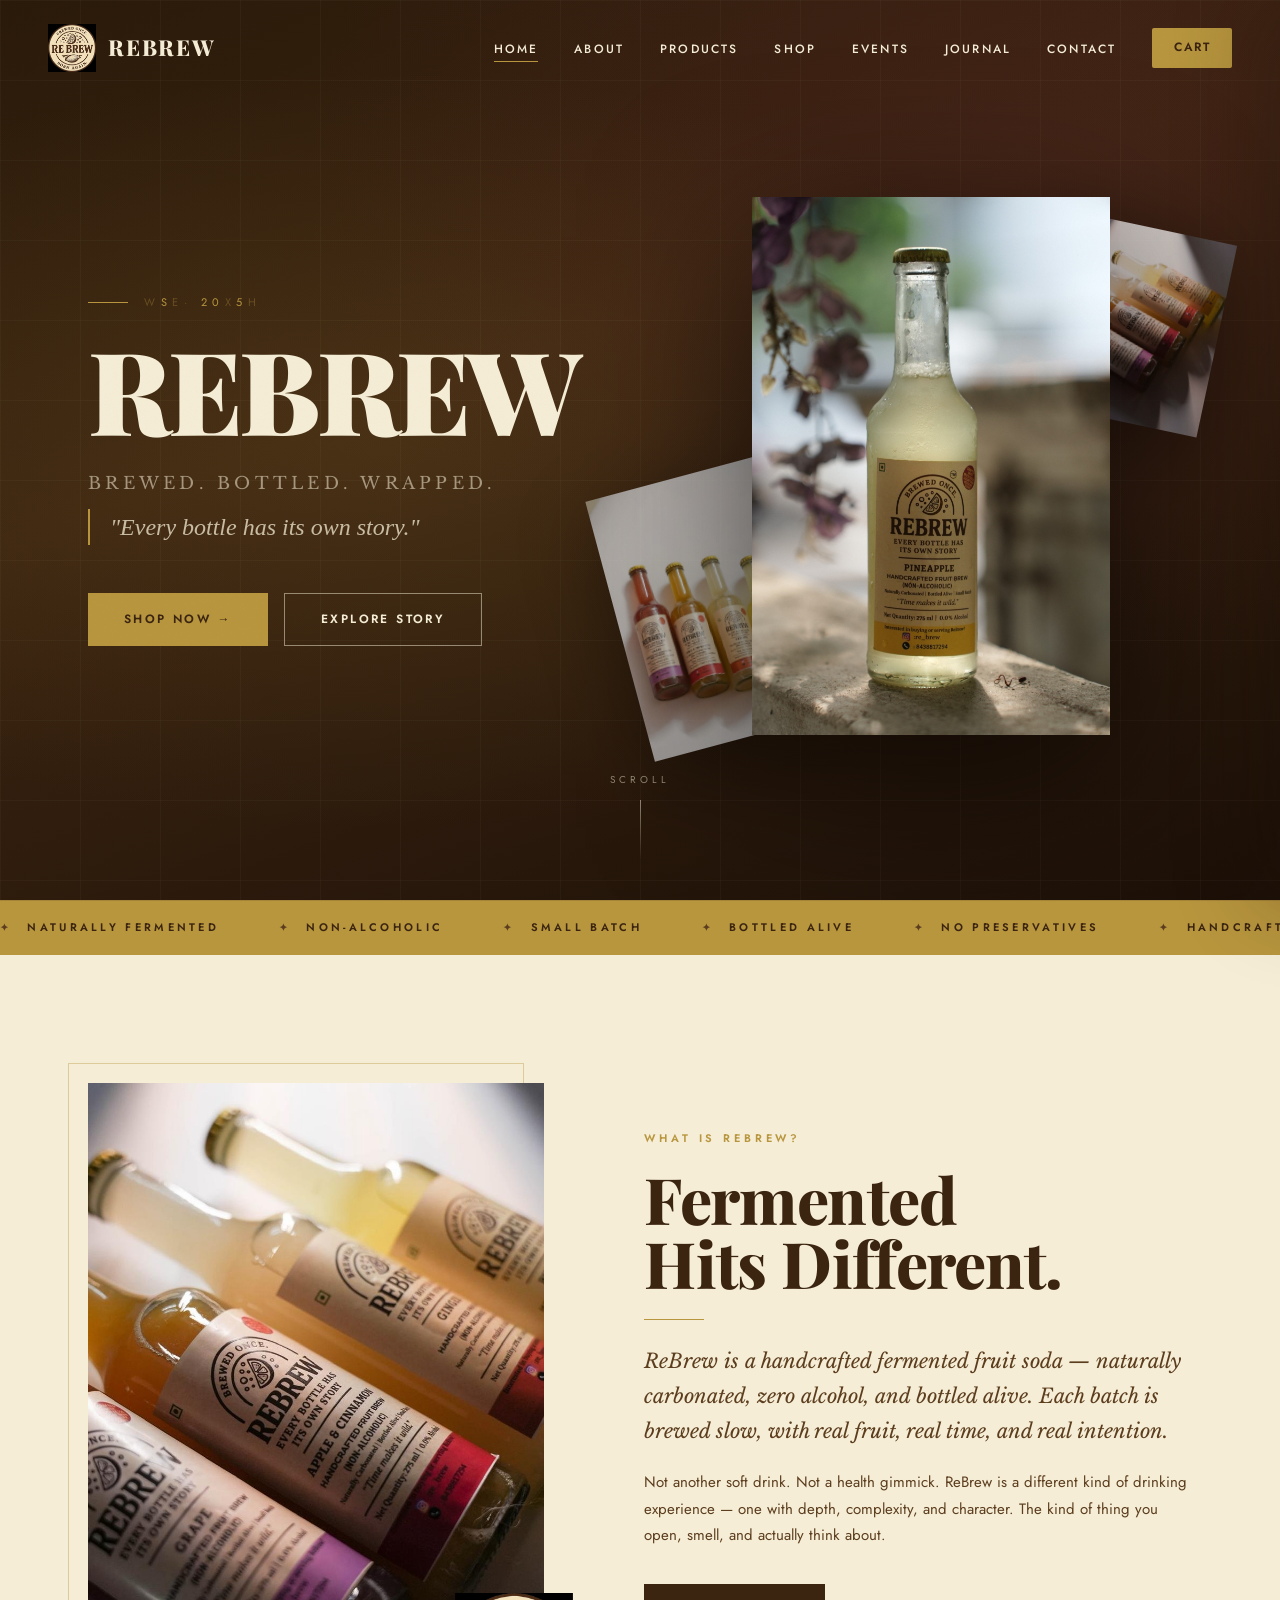
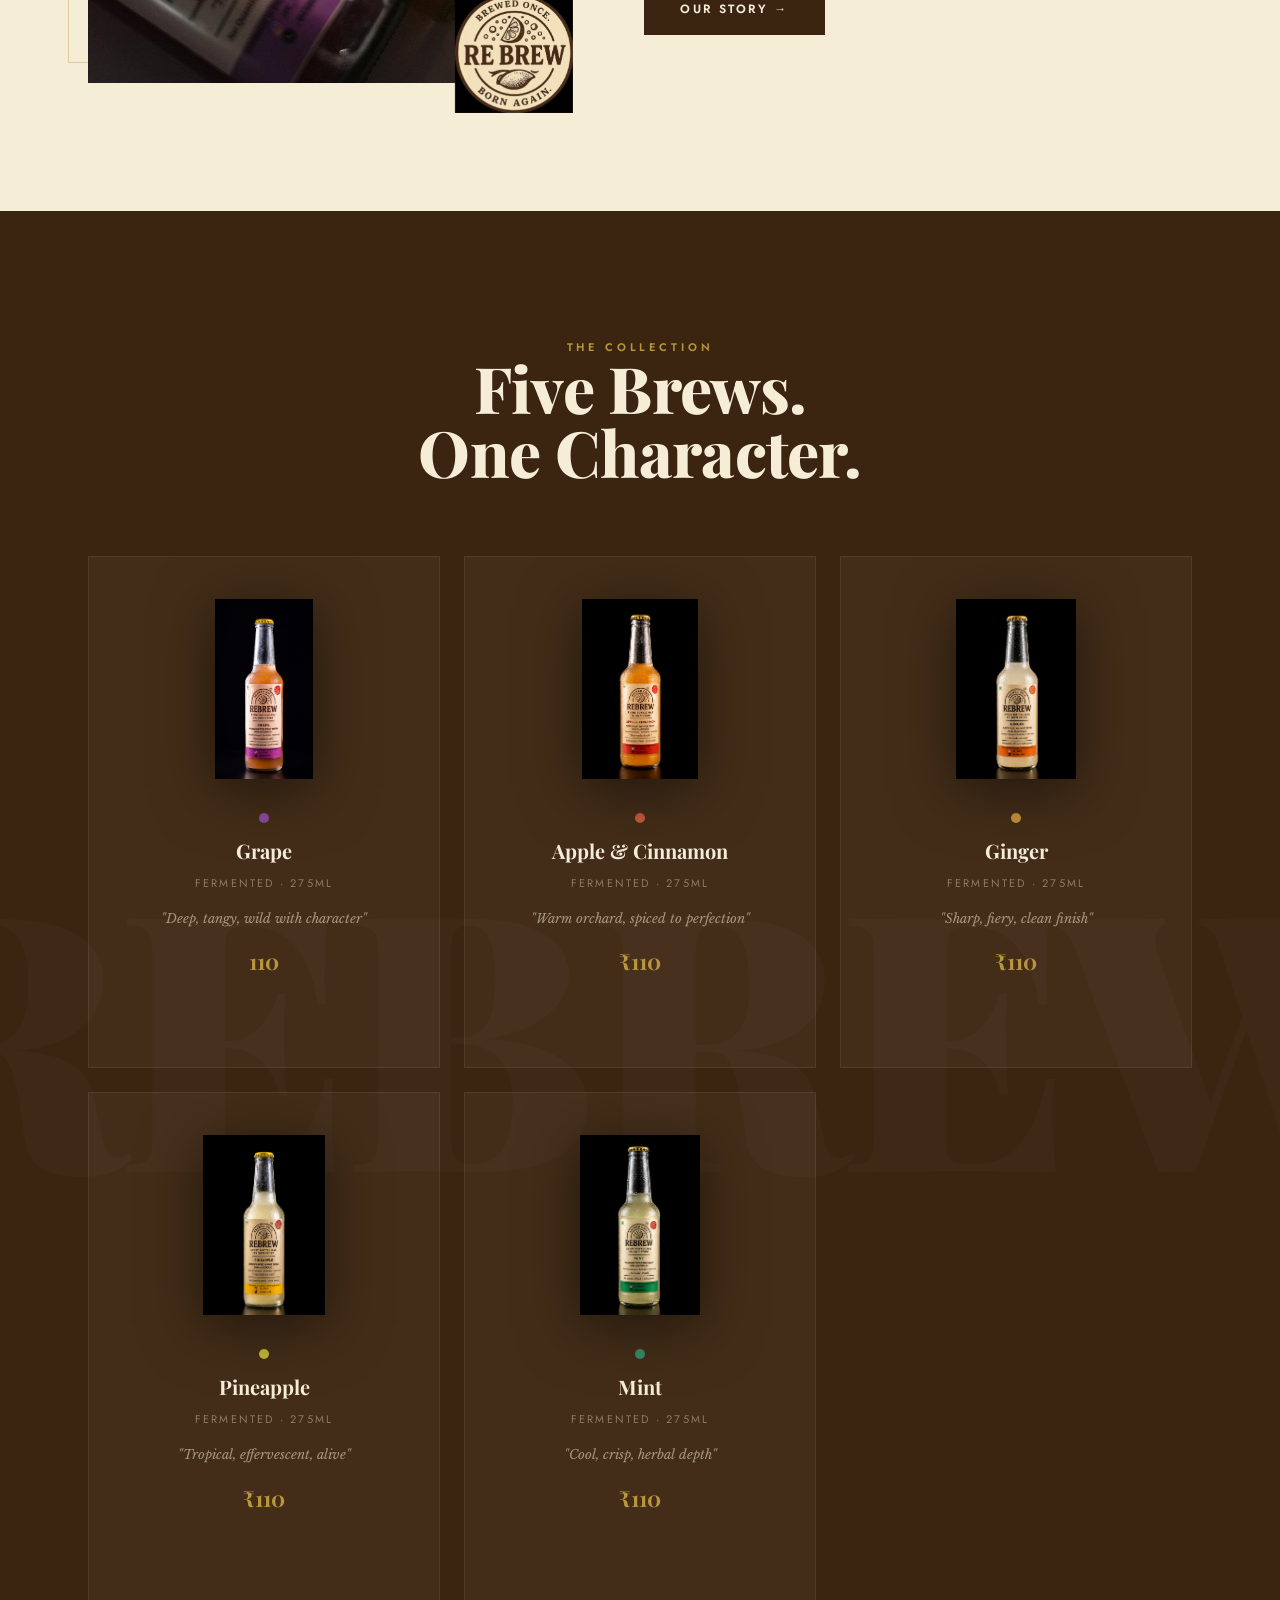
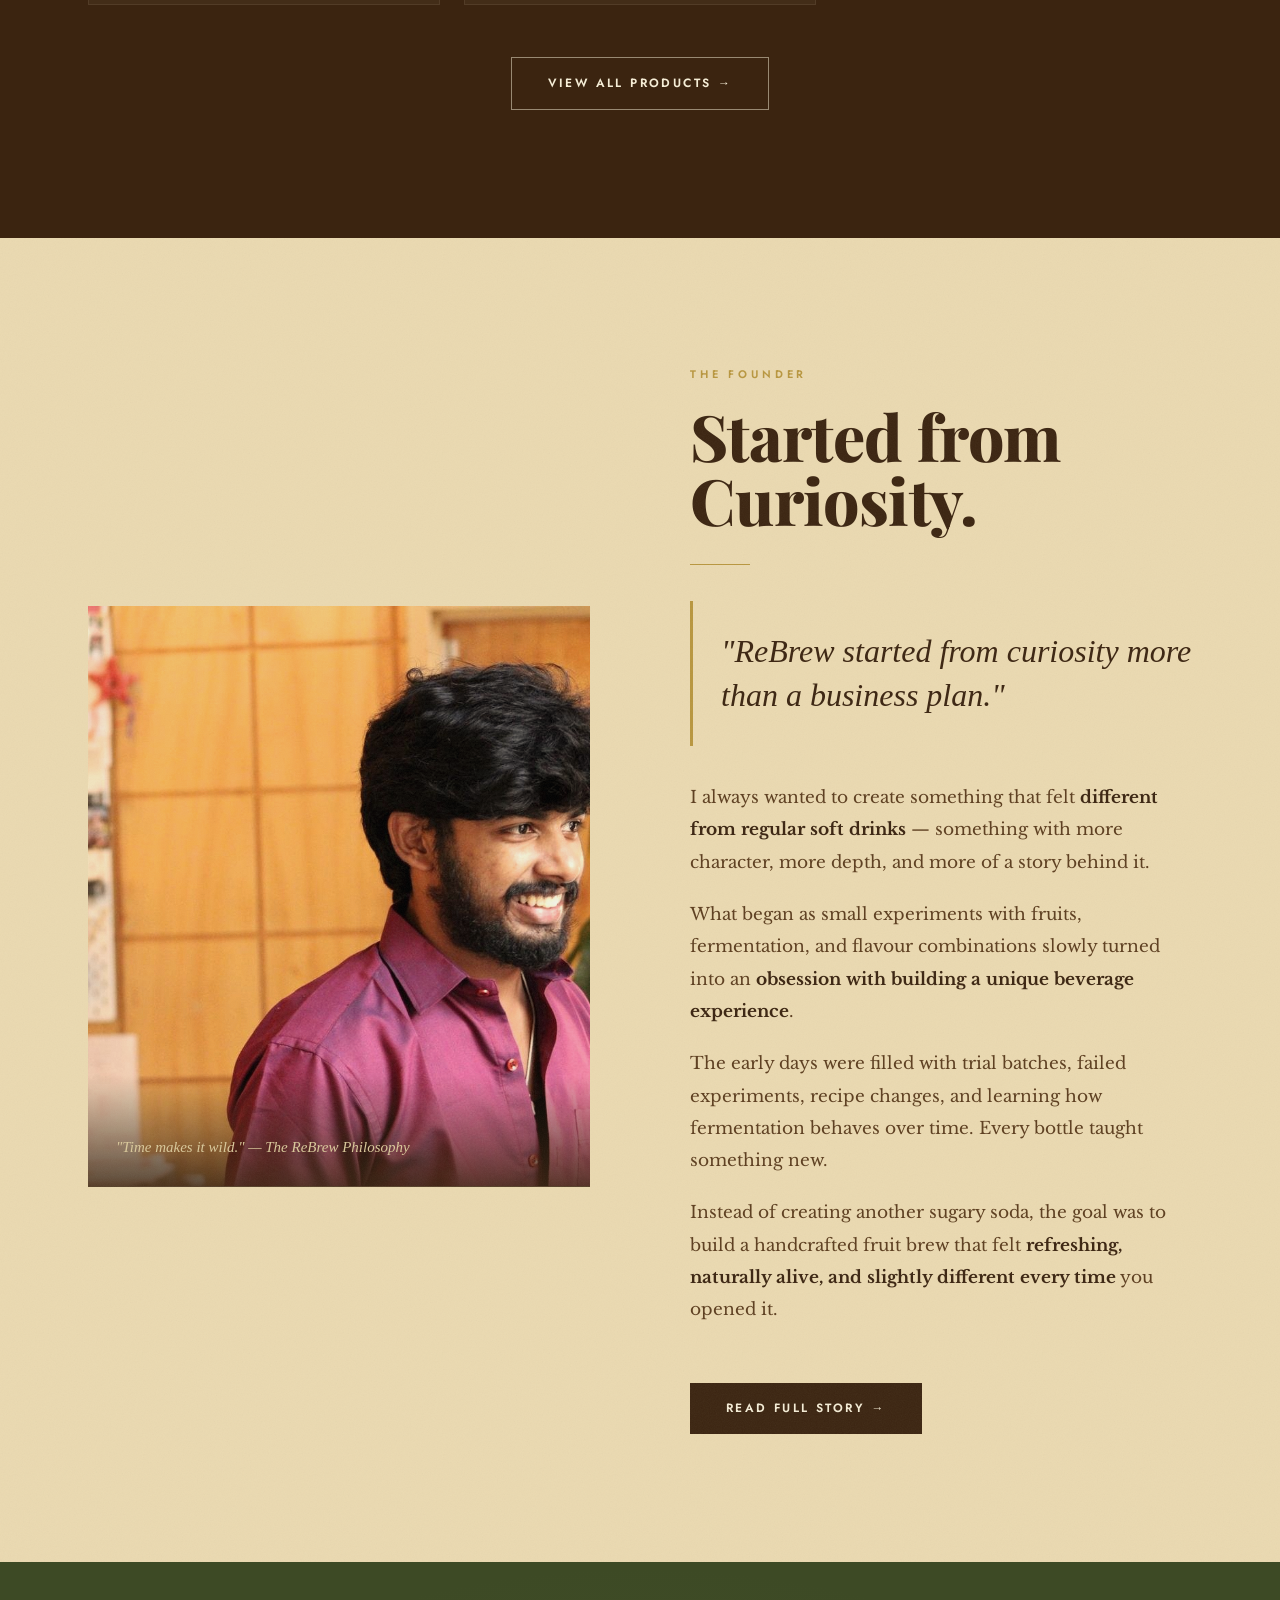
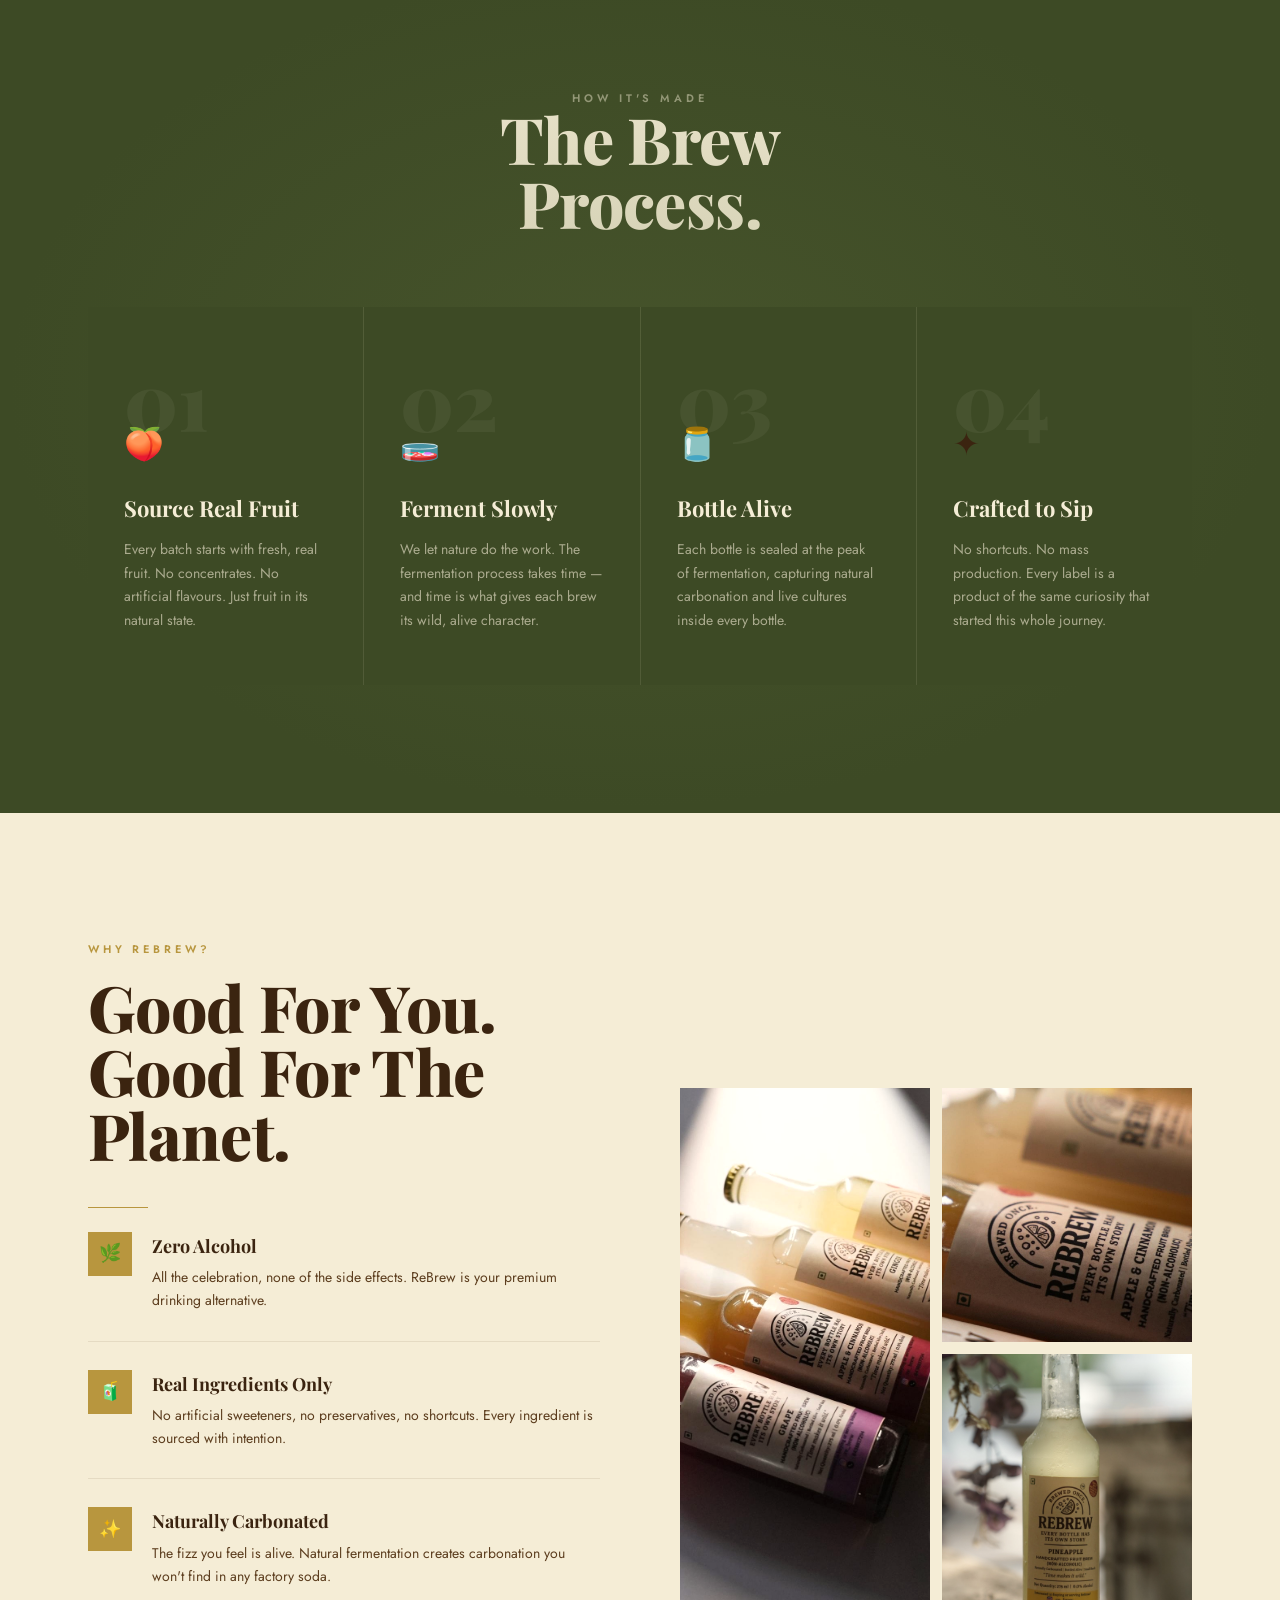
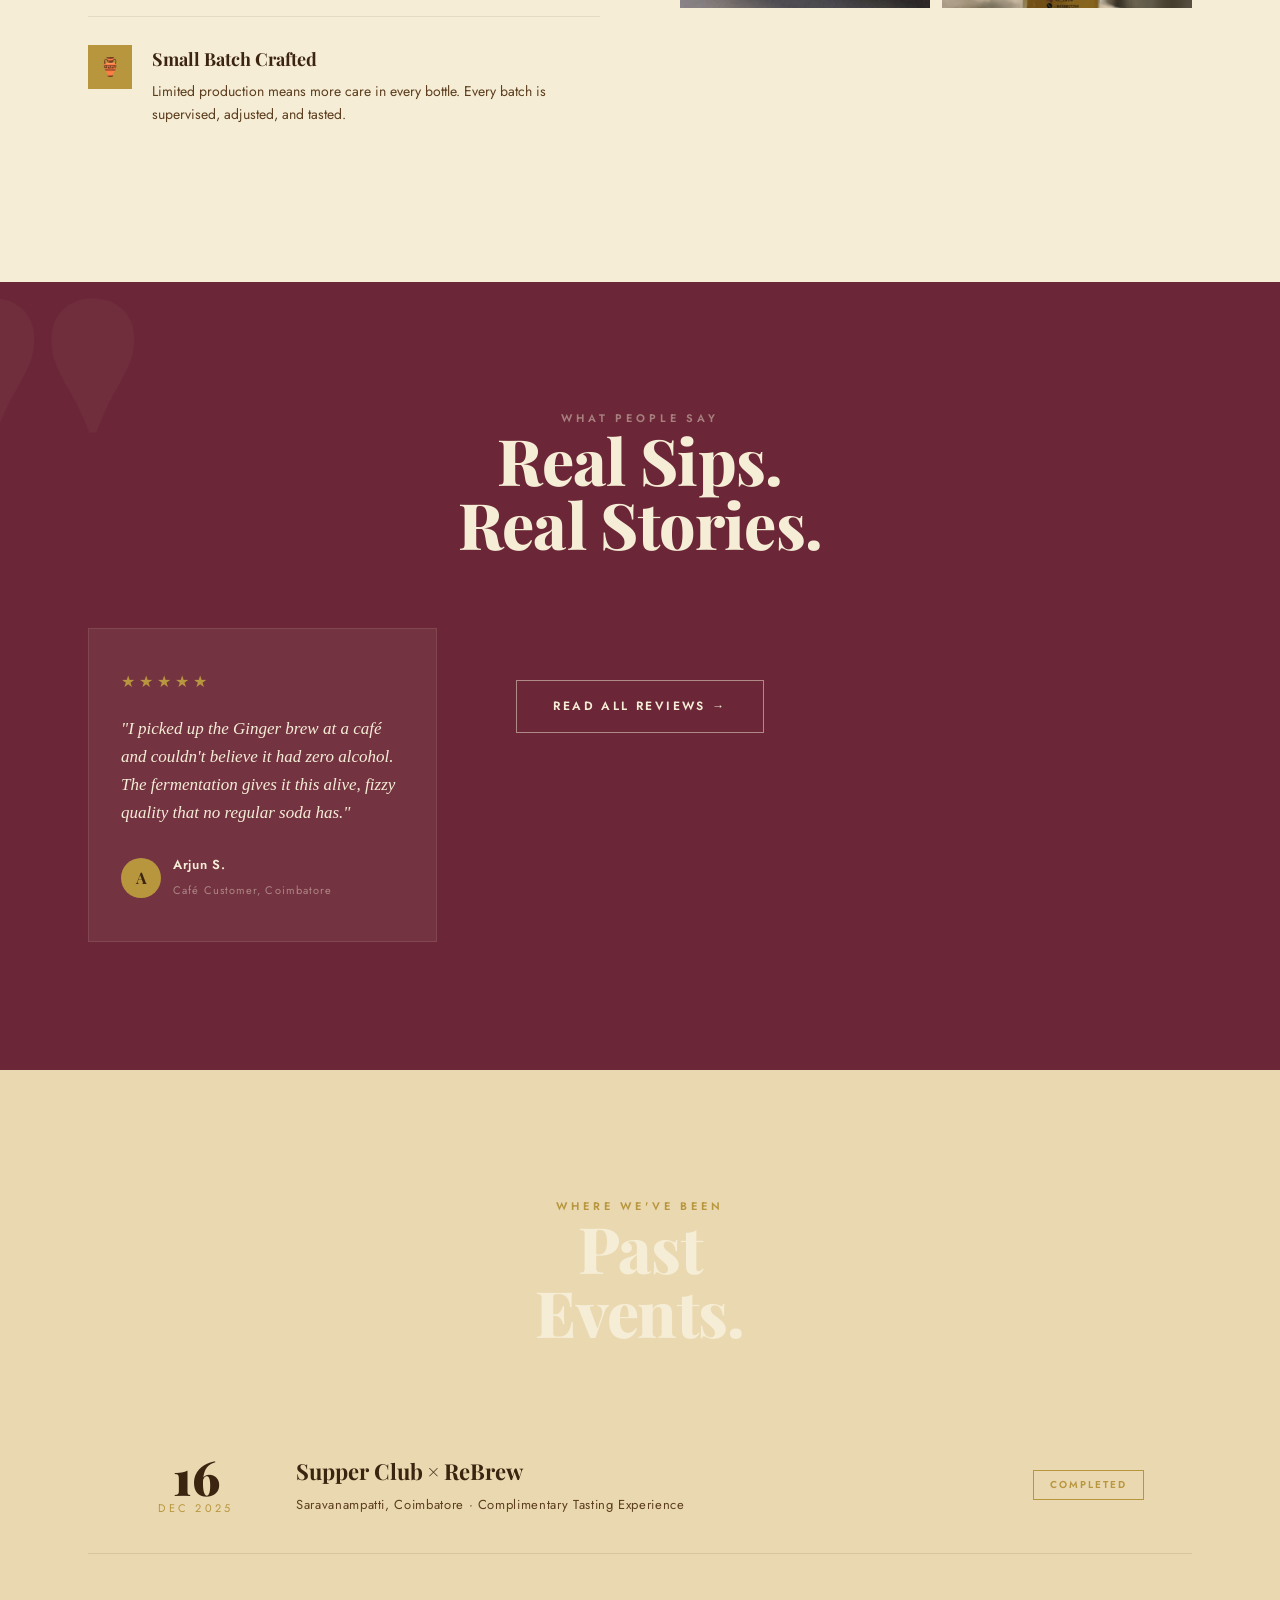
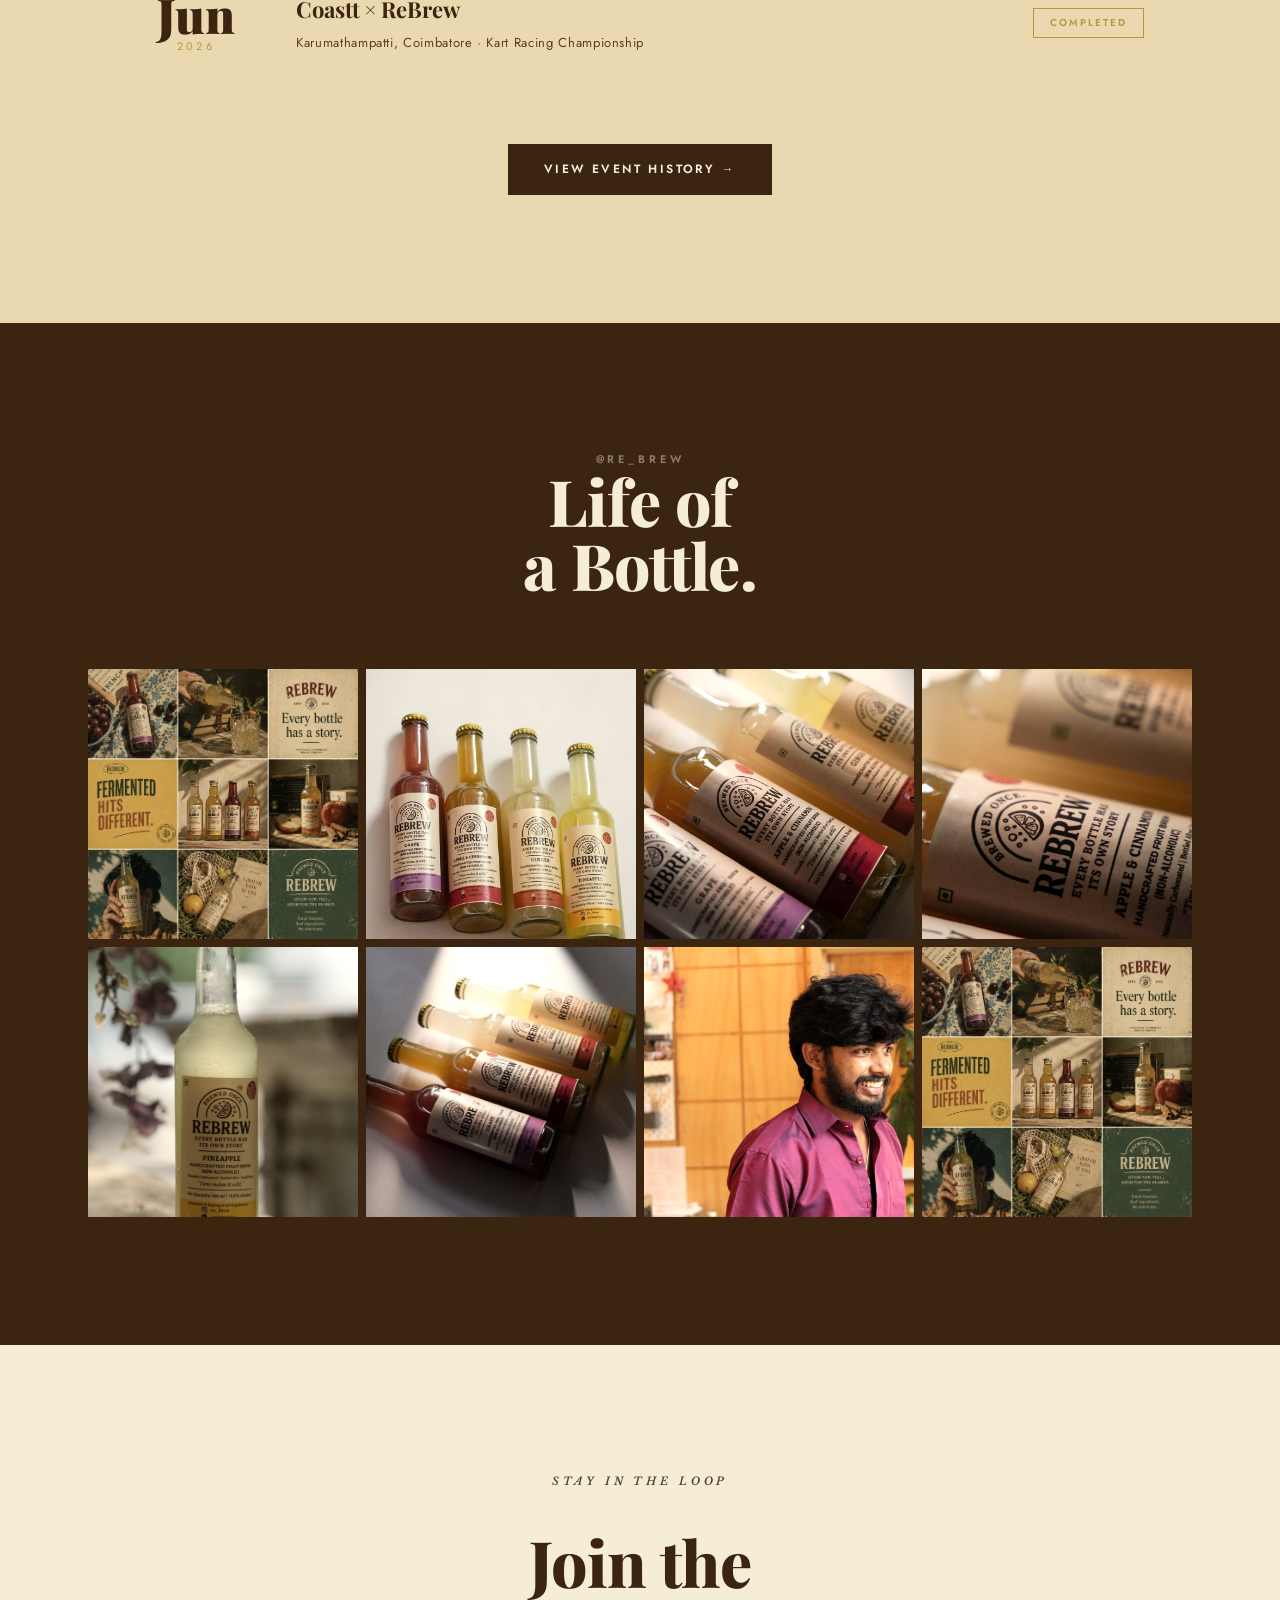
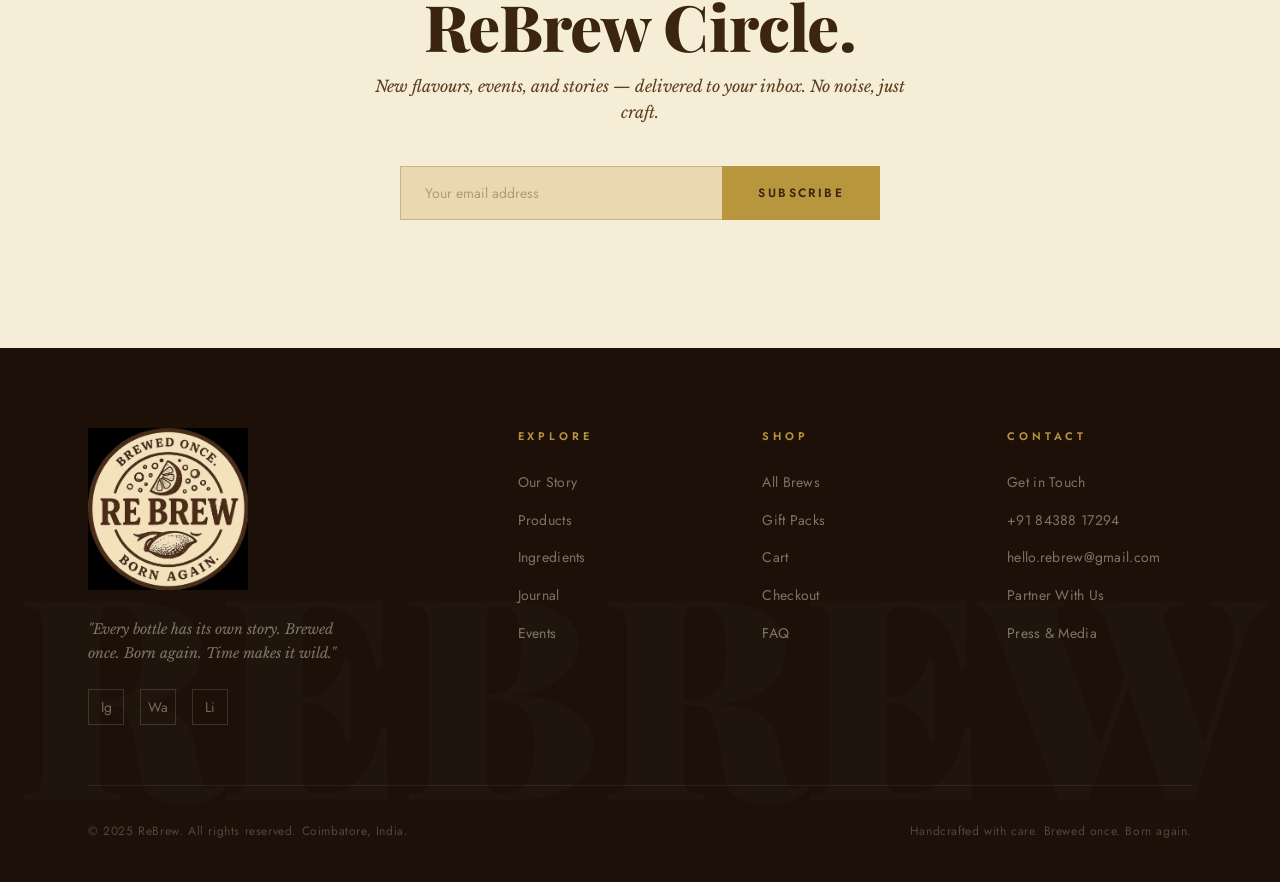
<file: index.html>
<!DOCTYPE html>
<html lang="en">
<head>
  <meta charset="UTF-8">
  <meta name="viewport" content="width=device-width, initial-scale=1.0">
  <title>REBREW — Every Bottle Has Its Own Story</title>
  <meta name="description" content="ReBrew is a premium non-alcoholic fermented fruit soda. Handcrafted in small batches. Brewed once. Born again.">
  <meta name="keywords" content="rebrew, fermented fruit soda, non-alcoholic, handcrafted, craft beverage, india">
  <meta property="og:title" content="REBREW — Every Bottle Has Its Own Story">
  <meta property="og:description" content="Premium non-alcoholic fermented fruit soda. Handcrafted. Naturally fermented. Brewed once.">
  <meta property="og:image" content="assets/images/brand-grid.png">
  <meta property="og:type" content="website">
  <link rel="icon" type="image/png" href="assets/logos/rebrew-logo.png">
  <link rel="stylesheet" href="css/style.css">
  <link rel="stylesheet" href="css/animations.css">
  <link rel="stylesheet" href="css/responsive.css">
</head>
<body>

<!-- Scroll Progress -->
<div id="scroll-progress"></div>

<!-- Film Grain -->
<div class="grain-overlay" aria-hidden="true"></div>

<!-- Custom Cursor -->
<div class="cursor" aria-hidden="true"></div>
<div class="cursor-follower" aria-hidden="true"></div>

<!-- Loading Screen -->
<div id="loader" role="status" aria-label="Loading">
  <img src="assets/logos/rebrew-logo.png" alt="ReBrew Logo" class="loader-logo">
  <p class="loader-text">Brewed Once. Born Again.</p>
  <div class="loader-bar"><div class="loader-bar-fill"></div></div>
</div>

<!-- Cart Overlay -->
<div class="cart-overlay" aria-hidden="true"></div>

<!-- Cart Drawer -->
<aside class="cart-drawer" aria-label="Shopping Cart">
  <div class="cart-header">
    <h2>Your Cart</h2>
    <button class="cart-close" aria-label="Close cart">✕</button>
  </div>
  <div class="cart-items"></div>
  <div class="cart-footer">
    <div class="cart-total">
      <span>Total</span>
      <strong>₹0</strong>
    </div>
    <a href="checkout.html" class="btn btn-primary" style="width:100%;justify-content:center;margin-bottom:10px;">
      Checkout
    </a>
    <a href="cart.html" class="btn btn-dark" style="width:100%;justify-content:center;font-size:11px;">
      View Full Cart
    </a>
  </div>
</aside>

<!-- Navigation -->
<nav class="navbar" role="navigation" aria-label="Main Navigation">
  <a href="index.html" class="nav-logo" aria-label="ReBrew Home">
    <img src="assets/logos/rebrew-logo.png" alt="ReBrew Logo">
    <span class="nav-logo-text">REBREW</span>
  </a>

  <ul class="nav-links" role="list">
    <li><a href="index.html" class="active">Home</a></li>
    <li><a href="about.html">About</a></li>
    <li><a href="products.html">Products</a></li>
    <li><a href="shop.html">Shop</a></li>
    <li><a href="events.html">Events</a></li>
    <li><a href="blog.html">Journal</a></li>
    <li><a href="contact.html">Contact</a></li>
    <li>
      <a href="#" class="nav-cart-btn" data-open-cart aria-label="Open cart">
        Cart <span class="cart-count" aria-live="polite" style="display:none">0</span>
      </a>
    </li>
  </ul>

  <button class="nav-toggle" aria-label="Toggle menu" aria-expanded="false" aria-controls="mobile-menu">
    <span></span><span></span><span></span>
  </button>
</nav>

<!-- Mobile Menu -->
<div class="mobile-menu" id="mobile-menu" role="dialog" aria-modal="true" aria-label="Navigation menu">
  <button class="mobile-menu-close" aria-label="Close menu">✕</button>
  <a href="index.html" class="active" aria-current="page">Home</a>
  <a href="about.html">About</a>
  <a href="products.html">Products</a>
  <a href="shop.html">Shop</a>
  <a href="events.html">Events</a>
  <a href="blog.html">Journal</a>
  <a href="contact.html">Contact</a>
  <a href="cart.html">Cart</a>
</div>

<!-- ══════════════════════════════════════════════════
     HERO SECTION
══════════════════════════════════════════════════ -->
<section class="hero" id="hero" aria-label="Hero">
  <div class="hero-bg" aria-hidden="true"></div>
  <div class="hero-grid-overlay" aria-hidden="true"></div>

  <div class="hero-content">
    <!-- Text -->
    <div class="hero-text">
      <div class="hero-estd">
        <span class="scramble-text">ESTD 2025</span>
      </div>

      <h1 class="hero-title">
        REBREW</span>
      </h1>

      <p class="hero-tagline">Brewed. Bottled. Wrapped.</p>

      <blockquote class="hero-quote">
        "Every bottle has its own story."
      </blockquote>

      <div class="hero-actions">
        <a href="shop.html" class="btn btn-primary magnetic">
          Shop Now →
        </a>
        <a href="about.html" class="btn btn-outline">
          Explore Story
        </a>
      </div>
    </div>

    <!-- Bottle Visual -->
    <div class="hero-visual" aria-hidden="true">
      <div class="hero-bottle-showcase">
        <div class="hero-glow"></div>

        <div class="hero-bottle-accent left">
          <img src="assets/images/bottles-lineup.png" alt="ReBrew bottle collection">
        </div>

        <div class="hero-bottle-main">
          <img src="assets/images/pineapple-bottle.png" alt="ReBrew Pineapple Brew">
        </div>

        <div class="hero-bottle-accent right">
          <img src="assets/images/bottles-dramatic.png" alt="ReBrew bottles">
        </div>
      </div>
    </div>
  </div>

  <!-- Scroll Indicator -->
  <div class="hero-scroll-indicator" aria-hidden="true">
    <span>Scroll</span>
    <div class="scroll-line"></div>
  </div>
</section>

<!-- ══════════════════════════════════════════════════
     BRAND STRIP
══════════════════════════════════════════════════ -->
<div class="brand-strip" aria-hidden="true">
  <div class="brand-strip-inner">
    <span class="brand-strip-item">Naturally Fermented</span>
    <span class="brand-strip-item">Non-Alcoholic</span>
    <span class="brand-strip-item">Small Batch</span>
    <span class="brand-strip-item">Bottled Alive</span>
    <span class="brand-strip-item">No Preservatives</span>
    <span class="brand-strip-item">Handcrafted</span>
    <span class="brand-strip-item">Time Makes It Wild</span>
    <span class="brand-strip-item">Brewed Once</span>
    <!-- Duplicated for seamless loop -->
    <span class="brand-strip-item">Naturally Fermented</span>
    <span class="brand-strip-item">Non-Alcoholic</span>
    <span class="brand-strip-item">Small Batch</span>
    <span class="brand-strip-item">Bottled Alive</span>
    <span class="brand-strip-item">No Preservatives</span>
    <span class="brand-strip-item">Handcrafted</span>
    <span class="brand-strip-item">Time Makes It Wild</span>
    <span class="brand-strip-item">Brewed Once</span>
  </div>
</div>

<!-- ══════════════════════════════════════════════════
     ABOUT INTRO
══════════════════════════════════════════════════ -->
<section class="about-intro" id="about-intro">
  <div class="container">
    <div class="about-intro-grid">
      <div class="about-intro-image reveal-left">
        <img src="assets/images/bottles-scattered.png"
             alt="ReBrew bottles with handcrafted labels"
             loading="lazy">
        <div class="about-intro-badge">
          <img src="assets/logos/rebrew-logo.png" alt="ReBrew Brewed Once Born Again badge">
        </div>
      </div>

      <div class="about-intro-text reveal">
        <p class="eyebrow">What is ReBrew?</p>
        <h2 class="headline-lg">Fermented<br>Hits Different.</h2>
        <div class="divider"></div>
        <p class="body-lg">
          ReBrew is a handcrafted fermented fruit soda — naturally carbonated, zero alcohol, and bottled alive. Each batch is brewed slow, with real fruit, real time, and real intention.
        </p>
        <p style="font-family:var(--font-body);font-size:15px;line-height:1.75;color:var(--vintage-brown);margin-top:20px;">
          Not another soft drink. Not a health gimmick. ReBrew is a different kind of drinking experience — one with depth, complexity, and character. The kind of thing you open, smell, and actually think about.
        </p>
        <a href="about.html" class="btn btn-dark" style="margin-top:36px;">
          Our Story →
        </a>
      </div>
    </div>
  </div>
</section>

<!-- ══════════════════════════════════════════════════
     FEATURED PRODUCTS
══════════════════════════════════════════════════ -->
<section class="featured-products" id="products">
  <div class="container">
    <div class="section-header reveal">
      <p class="eyebrow">The Collection</p>
      <h2 class="headline-lg">Five Brews.<br>One Character.</h2>
    </div>

    <div class="products-grid stagger-children">
      <!-- Grape -->
      <a href="products.html" class="product-card">
        <div class="product-card-image">
          <img src="assets/images/grape.png" alt="ReBrew Grape" loading="lazy">
        </div>
        <div class="product-flavor-dot flavor-grape"></div>
        <h3 class="product-card-name">Grape</h3>
        <p class="product-card-sub">Fermented · 275ml</p>
        <p class="product-card-note">"Deep, tangy, wild with character"</p>
        <p class="product-card-price">110</p>
        <button class="btn btn-primary" data-add-to-cart="grape">Add to Cart</button>
      </a>

      <!-- Apple & Cinnamon -->
      <a href="products.html" class="product-card">
        <div class="product-card-image">
          <img src="assets/images/apple.png" alt="ReBrew Apple & Cinnamon" loading="lazy">
        </div>
        <div class="product-flavor-dot flavor-apple"></div>
        <h3 class="product-card-name">Apple & Cinnamon</h3>
        <p class="product-card-sub">Fermented · 275ml</p>
        <p class="product-card-note">"Warm orchard, spiced to perfection"</p>
        <p class="product-card-price">₹110</p>
        <button class="btn btn-primary" data-add-to-cart="apple_cinnamon">Add to Cart</button>
      </a>

      <!-- Ginger -->
      <a href="products.html" class="product-card">
        <div class="product-card-image">
          <img src="assets/images/ginger.png" alt="ReBrew Ginger" loading="lazy">
        </div>
        <div class="product-flavor-dot flavor-ginger"></div>
        <h3 class="product-card-name">Ginger</h3>
        <p class="product-card-sub">Fermented · 275ml</p>
        <p class="product-card-note">"Sharp, fiery, clean finish"</p>
        <p class="product-card-price">₹110</p>
        <button class="btn btn-primary" data-add-to-cart="ginger">Add to Cart</button>
      </a>

      <!-- Pineapple -->
      <a href="products.html" class="product-card">
        <div class="product-card-image">
          <img src="assets/images/pineapple.png" alt="ReBrew Pineapple" loading="lazy">
        </div>
        <div class="product-flavor-dot flavor-pineapple"></div>
        <h3 class="product-card-name">Pineapple</h3>
        <p class="product-card-sub">Fermented · 275ml</p>
        <p class="product-card-note">"Tropical, effervescent, alive"</p>
        <p class="product-card-price">₹110</p>
        <button class="btn btn-primary" data-add-to-cart="pineapple">Add to Cart</button>
      </a>

      <!-- Mint -->
      <a href="products.html" class="product-card">
        <div class="product-card-image">
          <img src="assets/images/mint.png" alt="ReBrew Mint" loading="lazy">
        </div>
        <div class="product-flavor-dot flavor-mint"></div>
        <h3 class="product-card-name">Mint</h3>
        <p class="product-card-sub">Fermented · 275ml</p>
        <p class="product-card-note">"Cool, crisp, herbal depth"</p>
        <p class="product-card-price">₹110</p>
        <button class="btn btn-primary" data-add-to-cart="mint">Add to Cart</button>
      </a>
    </div>

    <div class="text-center" style="margin-top:52px">
      <a href="shop.html" class="btn btn-outline">View All Products →</a>
    </div>
  </div>
</section>

<!-- ══════════════════════════════════════════════════
     FOUNDER STORY
══════════════════════════════════════════════════ -->
<section class="founder-story" id="founder">
  <div class="container">
    <div class="founder-grid">
      <div class="founder-image-wrap reveal-left">
        <div class="founder-image-frame">
          <img src="assets/images/founder.png" alt="ReBrew Founder" loading="lazy">
          <div class="founder-image-caption">
            <p>"Time makes it wild." — The ReBrew Philosophy</p>
          </div>
        </div>
      </div>

      <div class="founder-text reveal">
        <p class="eyebrow">The Founder</p>
        <h2 class="headline-lg">Started from<br>Curiosity.</h2>
        <div class="divider"></div>

        <blockquote class="founder-pull-quote">
          "ReBrew started from curiosity more than a business plan."
        </blockquote>

        <div class="founder-story-text">
          <p>
            I always wanted to create something that felt <strong>different from regular soft drinks</strong> — something with more character, more depth, and more of a story behind it.
          </p>
          <p>
            What began as small experiments with fruits, fermentation, and flavour combinations slowly turned into an <strong>obsession with building a unique beverage experience</strong>.
          </p>
          <p>
            The early days were filled with trial batches, failed experiments, recipe changes, and learning how fermentation behaves over time. Every bottle taught something new.
          </p>
          <p>
            Instead of creating another sugary soda, the goal was to build a handcrafted fruit brew that felt <strong>refreshing, naturally alive, and slightly different every time</strong> you opened it.
          </p>
        </div>

        <a href="about.html" class="btn btn-dark" style="margin-top:36px;">
          Read Full Story →
        </a>
      </div>
    </div>
  </div>
</section>

<!-- ══════════════════════════════════════════════════
     FERMENTATION PROCESS
══════════════════════════════════════════════════ -->
<section class="process-section" id="process">
  <div class="container">
    <div class="section-header reveal">
      <p class="eyebrow" style="color:rgba(245,237,214,0.5)">How It's Made</p>
      <h2 class="headline-lg" style="color:var(--cream)">The Brew<br>Process.</h2>
    </div>

    <div class="process-steps stagger-children">
      <div class="process-step">
        <div class="process-number">01</div>
        <div class="process-icon">🍑</div>
        <h3 class="process-step-title">Source Real Fruit</h3>
        <p class="process-step-text">Every batch starts with fresh, real fruit. No concentrates. No artificial flavours. Just fruit in its natural state.</p>
      </div>

      <div class="process-step">
        <div class="process-number">02</div>
        <div class="process-icon">🧫</div>
        <h3 class="process-step-title">Ferment Slowly</h3>
        <p class="process-step-text">We let nature do the work. The fermentation process takes time — and time is what gives each brew its wild, alive character.</p>
      </div>

      <div class="process-step">
        <div class="process-number">03</div>
        <div class="process-icon">🫙</div>
        <h3 class="process-step-title">Bottle Alive</h3>
        <p class="process-step-text">Each bottle is sealed at the peak of fermentation, capturing natural carbonation and live cultures inside every bottle.</p>
      </div>

      <div class="process-step">
        <div class="process-number">04</div>
        <div class="process-icon">✦</div>
        <h3 class="process-step-title">Crafted to Sip</h3>
        <p class="process-step-text">No shortcuts. No mass production. Every label is a product of the same curiosity that started this whole journey.</p>
      </div>
    </div>
  </div>
</section>

<!-- ══════════════════════════════════════════════════
     WHY REBREW
══════════════════════════════════════════════════ -->
<section class="why-rebrew" id="why">
  <div class="container">
    <div class="why-grid">
      <div class="why-text">
        <p class="eyebrow reveal">Why ReBrew?</p>
        <h2 class="headline-lg reveal">Good For You.<br>Good For The Planet.</h2>
        <div class="divider reveal"></div>

        <div class="why-points stagger-children">
          <div class="why-point">
            <div class="why-point-icon">🌿</div>
            <div class="why-point-content">
              <h4>Zero Alcohol</h4>
              <p>All the celebration, none of the side effects. ReBrew is your premium drinking alternative.</p>
            </div>
          </div>

          <div class="why-point">
            <div class="why-point-icon">🧃</div>
            <div class="why-point-content">
              <h4>Real Ingredients Only</h4>
              <p>No artificial sweeteners, no preservatives, no shortcuts. Every ingredient is sourced with intention.</p>
            </div>
          </div>

          <div class="why-point">
            <div class="why-point-icon">✨</div>
            <div class="why-point-content">
              <h4>Naturally Carbonated</h4>
              <p>The fizz you feel is alive. Natural fermentation creates carbonation you won't find in any factory soda.</p>
            </div>
          </div>

          <div class="why-point">
            <div class="why-point-icon">🏺</div>
            <div class="why-point-content">
              <h4>Small Batch Crafted</h4>
              <p>Limited production means more care in every bottle. Every batch is supervised, adjusted, and tasted.</p>
            </div>
          </div>
        </div>
      </div>

      <div class="why-visual reveal-right">
        <div class="why-visual-mosaic">
          <div class="mosaic-item">
            <img src="assets/images/bottles-dramatic.png" alt="ReBrew dramatic shot" loading="lazy">
          </div>
          <div class="mosaic-item">
            <img src="assets/images/label-closeup.png" alt="ReBrew label closeup" loading="lazy">
          </div>
          <div class="mosaic-item">
            <img src="assets/images/pineapple-bottle.png" alt="ReBrew Pineapple" loading="lazy">
          </div>
        </div>
      </div>
    </div>
  </div>
</section>

<!-- ══════════════════════════════════════════════════
     REVIEWS
══════════════════════════════════════════════════ -->
<section class="reviews-section" id="reviews">
  <div class="container">
    <div class="section-header reveal">
      <p class="eyebrow" style="color:rgba(245,237,214,0.45)">What People Say</p>
      <h2 class="headline-lg" style="color:var(--cream)">Real Sips.<br>Real Stories.</h2>
    </div>

    <div class="reviews-grid stagger-children">
      <div class="review-card">
        <div class="review-stars">
          <span>★</span><span>★</span><span>★</span><span>★</span><span>★</span>
        </div>
        <p class="review-text">"I picked up the Ginger brew at a café and couldn't believe it had zero alcohol. The fermentation gives it this alive, fizzy quality that no regular soda has."</p>
        <div class="review-author">
          <div class="review-avatar">A</div>
          <div class="review-author-info">
            <h5>Arjun S.</h5>
            <span>Café Customer, Coimbatore</span>
          </div>
        </div>
      </div>

      

    <div class="text-center" style="margin-top:52px">
      <a href="reviews.html" class="btn btn-outline">Read All Reviews →</a>
    </div>
  </div>
</section>

<!-- ══════════════════════════════════════════════════
     PAST EVENTS
══════════════════════════════════════════════════ -->
<section class="events-section" id="events">
  <div class="container">

    <div class="section-header reveal">
      <p class="eyebrow">Where We've Been</p>
      <h2 class="headline-lg">Past<br>Events.</h2>
    </div>

    <div class="events-list stagger-children">

      <a href="events.html" class="event-item">
        <div class="event-date">
          <div class="event-date-day">16</div>
          <div class="event-date-month">Dec 2025</div>
        </div>

        <div class="event-info">
          <h3>Supper Club × ReBrew</h3>
          <p>Saravanampatti, Coimbatore · Complimentary Tasting Experience</p>
        </div>

        <span class="event-tag">Completed</span>
      </a>

      <a href="events.html" class="event-item">
        <div class="event-date">
          <div class="event-date-day">Jun</div>
          <div class="event-date-month">2026</div>
        </div>

        <div class="event-info">
          <h3>Coastt × ReBrew</h3>
          <p>Karumathampatti, Coimbatore · Kart Racing Championship</p>
        </div>

        <span class="event-tag">Completed</span>
      </a>

    </div>

    <div class="text-center" style="margin-top:52px">
      <a href="events.html" class="btn btn-dark">
        View Event History →
      </a>
    </div>

  </div>
</section>

<!-- ══════════════════════════════════════════════════
     GALLERY
══════════════════════════════════════════════════ -->
<section class="gallery-section" id="gallery">
  <div class="container">
    <div class="section-header reveal">
      <p class="eyebrow" style="color:rgba(245,237,214,0.45)">@re_brew</p>
      <h2 class="headline-lg" style="color:var(--cream)">Life of<br>a Bottle.</h2>
    </div>

    <div class="gallery-grid stagger-children">
      <div class="gallery-item">
        <img src="assets/images/brand-grid.png" alt="ReBrew brand editorial grid" loading="lazy">
        <div class="gallery-overlay"><span>Brand Story</span></div>
      </div>
      <div class="gallery-item">
        <img src="assets/images/bottles-lineup.png" alt="ReBrew bottles lineup" loading="lazy">
        <div class="gallery-overlay"><span>The Collection</span></div>
      </div>
      <div class="gallery-item">
        <img src="assets/images/bottles-scattered.png" alt="ReBrew scattered bottles" loading="lazy">
        <div class="gallery-overlay"><span>Behind the Label</span></div>
      </div>
      <div class="gallery-item">
        <img src="assets/images/label-closeup.png" alt="ReBrew label detail" loading="lazy">
        <div class="gallery-overlay"><span>Crafted Details</span></div>
      </div>
      <div class="gallery-item">
        <img src="assets/images/pineapple-bottle.png" alt="ReBrew Pineapple outdoors" loading="lazy">
        <div class="gallery-overlay"><span>In the Wild</span></div>
      </div>
      <div class="gallery-item">
        <img src="assets/images/bottles-dramatic.png" alt="ReBrew dramatic editorial" loading="lazy">
        <div class="gallery-overlay"><span>Editorial Shot</span></div>
      </div>
      <div class="gallery-item">
        <img src="assets/images/founder.png" alt="ReBrew Founder" loading="lazy">
        <div class="gallery-overlay"><span>The Maker</span></div>
      </div>
      <div class="gallery-item">
        <img src="assets/images/brand-grid.png" alt="ReBrew lifestyle" loading="lazy">
        <div class="gallery-overlay"><span>The Lifestyle</span></div>
      </div>
    </div>
  </div>
</section>

<!-- ══════════════════════════════════════════════════
     NEWSLETTER
══════════════════════════════════════════════════ -->
<section class="newsletter-section" id="newsletter">
  <div class="container">
    <div class="newsletter-inner reveal">
      <p class="eyebrow" style="text-align:center">Stay in the Loop</p>
      <h2 class="headline-lg">Join the<br>ReBrew Circle.</h2>
      <p>New flavours, events, and stories — delivered to your inbox. No noise, just craft.</p>
      <form class="newsletter-form" novalidate>
        <input type="email" placeholder="Your email address" required aria-label="Email address">
        <button type="submit" class="btn btn-primary">Subscribe</button>
      </form>
    </div>
  </div>
</section>

<!-- ══════════════════════════════════════════════════
     FOOTER
══════════════════════════════════════════════════ -->
<footer class="site-footer" role="contentinfo">
  <div class="container">
    <div class="footer-top">
      <div class="footer-brand">
        <img src="assets/logos/rebrew-logo.png" alt="ReBrew Logo">
        <p>"Every bottle has its own story. Brewed once. Born again. Time makes it wild."</p>
        <div class="footer-socials">
          <a href="https://www.instagram.com/re__brew?igsh=MXVpNTBldjRtdmx2dA%3D%3D&utm_source=qr" class="footer-social" aria-label="Instagram">Ig</a>
          <a href="https://wa.me/8438817294" class="footer-social" aria-label="WhatsApp">Wa</a>
          <a href="https://www.linkedin.com/company/rebrew-beverages" class="footer-social" aria-label="LinkedIn">Li</a>
        </div>
      </div>

      <div class="footer-col">
        <h4>Explore</h4>
        <ul>
          <li><a href="about.html">Our Story</a></li>
          <li><a href="products.html">Products</a></li>
          <li><a href="ingredients.html">Ingredients</a></li>
          <li><a href="blog.html">Journal</a></li>
          <li><a href="events.html">Events</a></li>
        </ul>
      </div>

      <div class="footer-col">
        <h4>Shop</h4>
        <ul>
          <li><a href="shop.html">All Brews</a></li>
          <li><a href="shop.html">Gift Packs</a></li>
          <li><a href="cart.html">Cart</a></li>
          <li><a href="checkout.html">Checkout</a></li>
          <li><a href="faq.html">FAQ</a></li>
        </ul>
      </div>

      <div class="footer-col">
        <h4>Contact</h4>
        <ul>
          <li><a href="contact.html">Get in Touch</a></li>
          <li><a href="tel:+918438817294">+91 84388 17294</a></li>
          <li><a href="mailto:hello.rebrew@gmail.com">hello.rebrew@gmail.com</a></li>
          <li><a href="contact.html">Partner With Us</a></li>
          <li><a href="contact.html">Press &amp; Media</a></li>
        </ul>
      </div>
    </div>

    <div class="footer-bottom">
      <p>© 2025 ReBrew. All rights reserved. Coimbatore, India.</p>
      <p>Handcrafted with care. Brewed once. Born again.</p>
    </div>
  </div>
</footer>

<script src="js/main.js"></script>
<script src="js/animations.js"></script>
<script src="js/cart.js"></script>
</body>
</html>
</file>
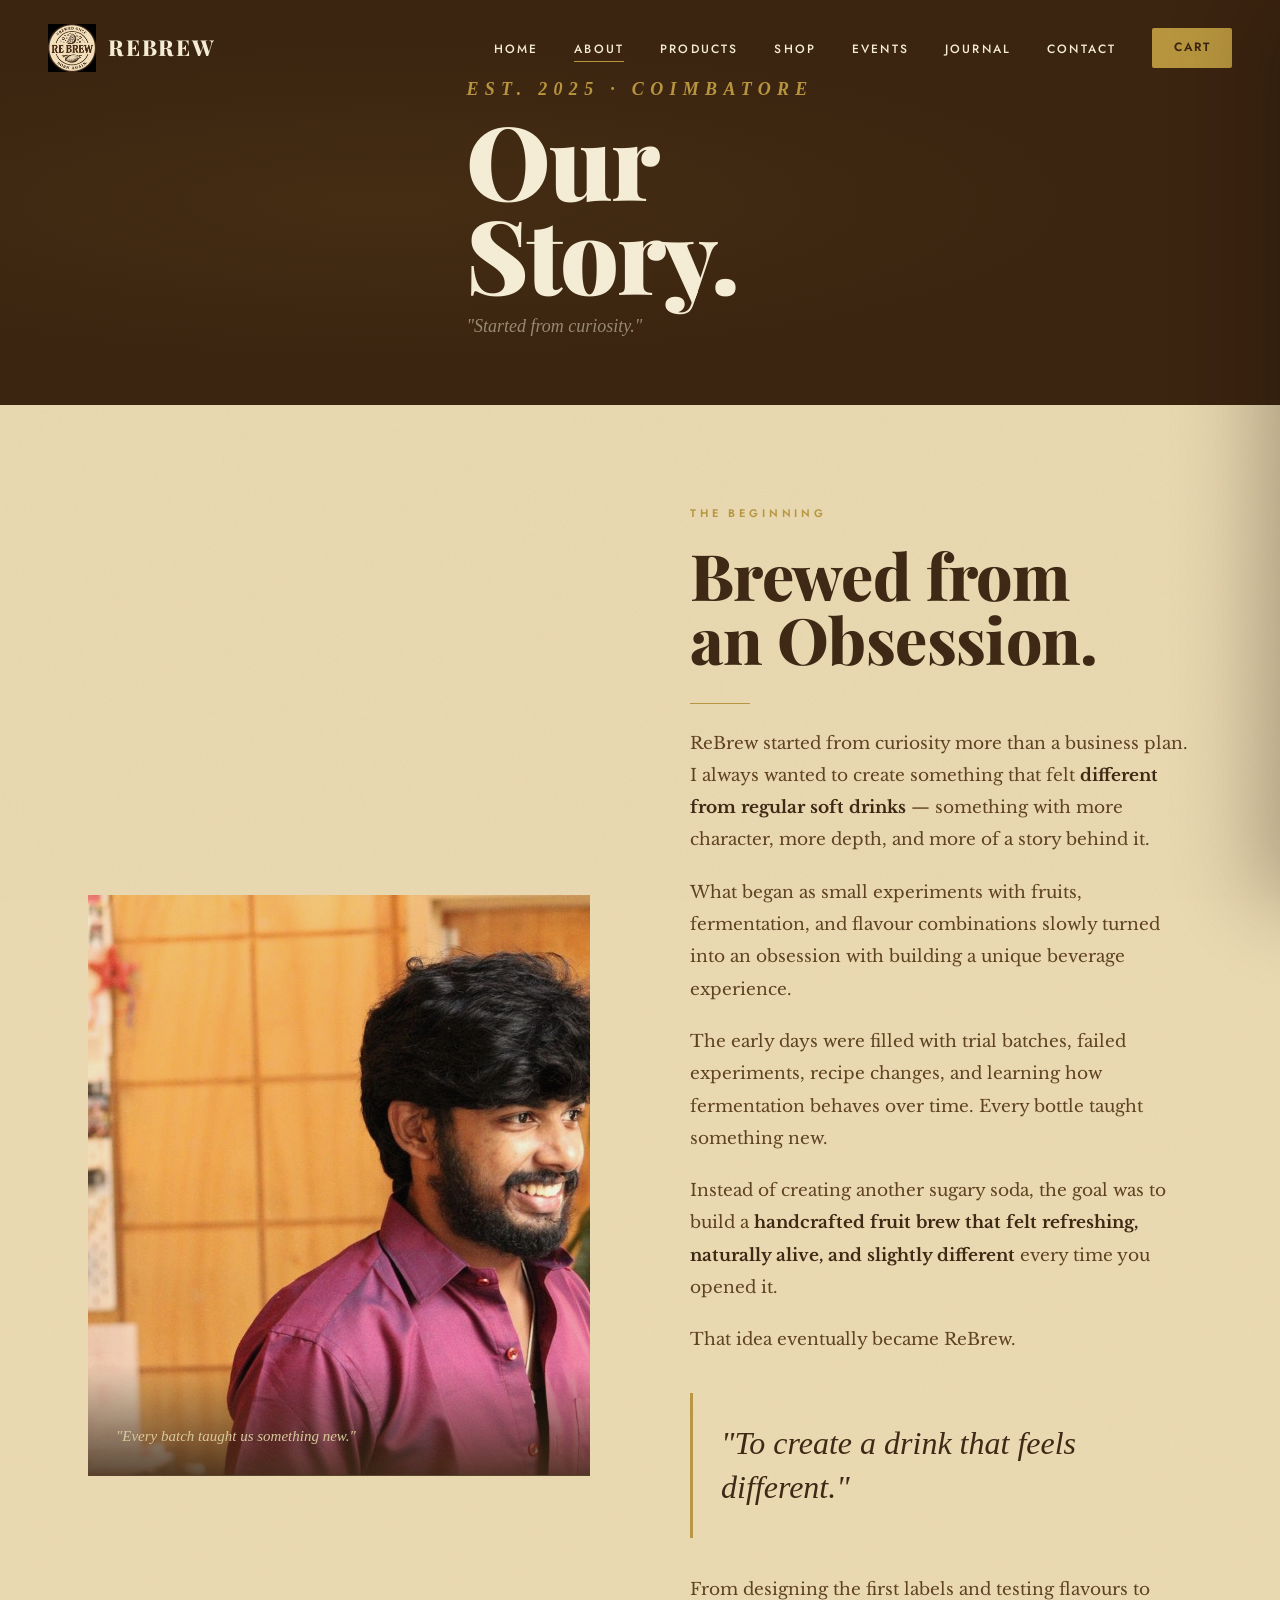
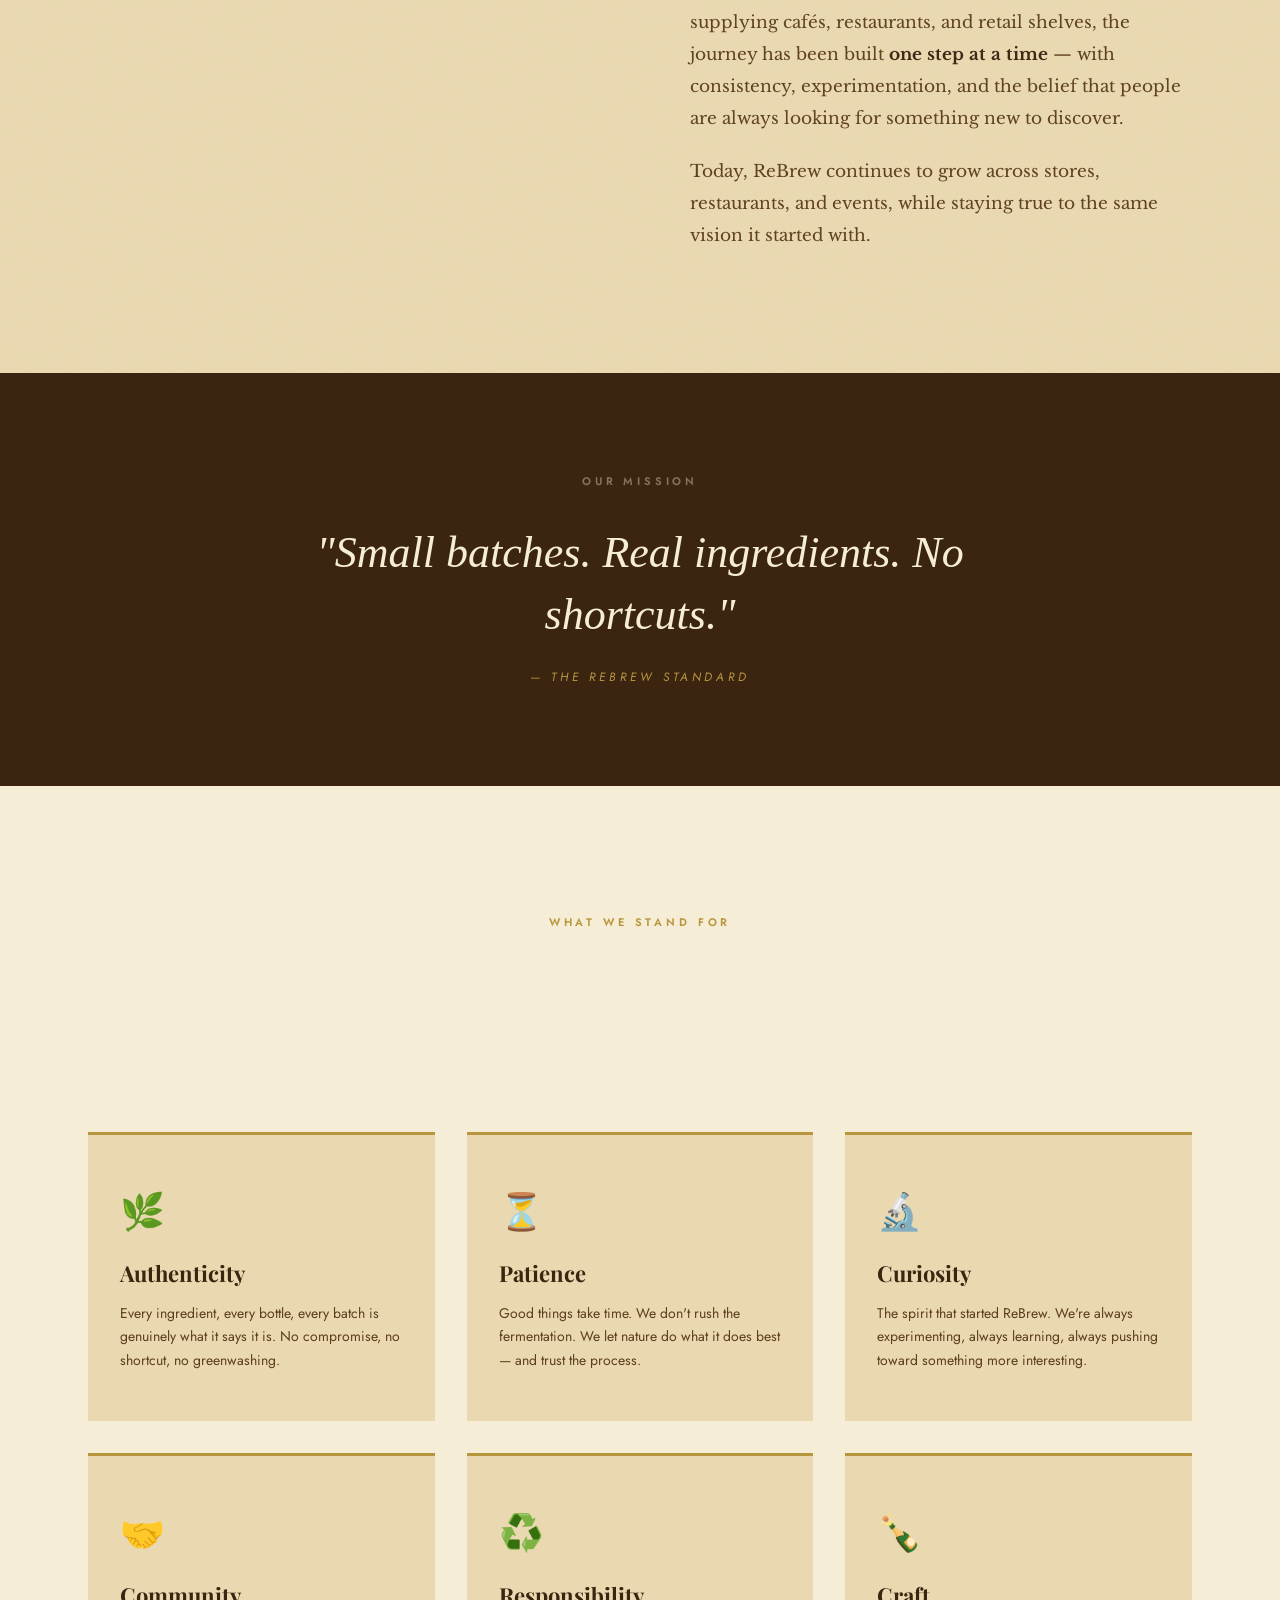
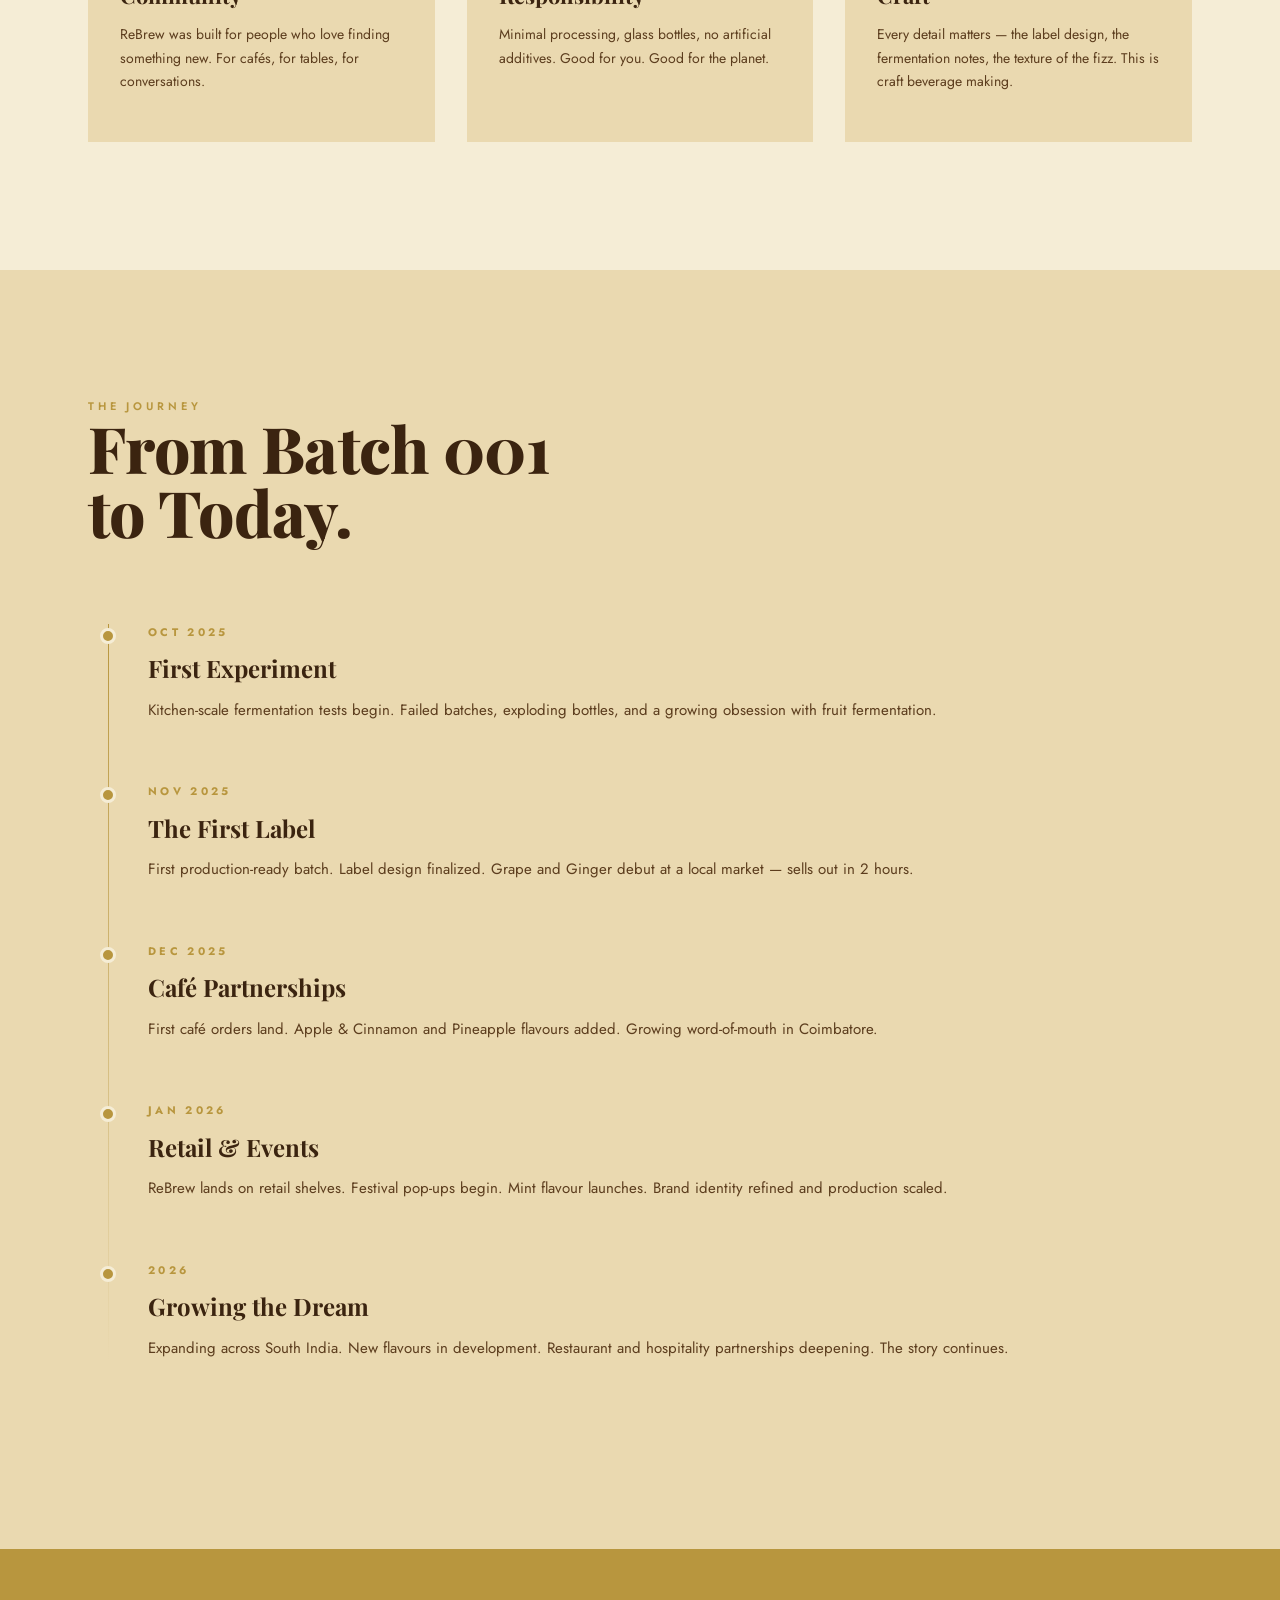
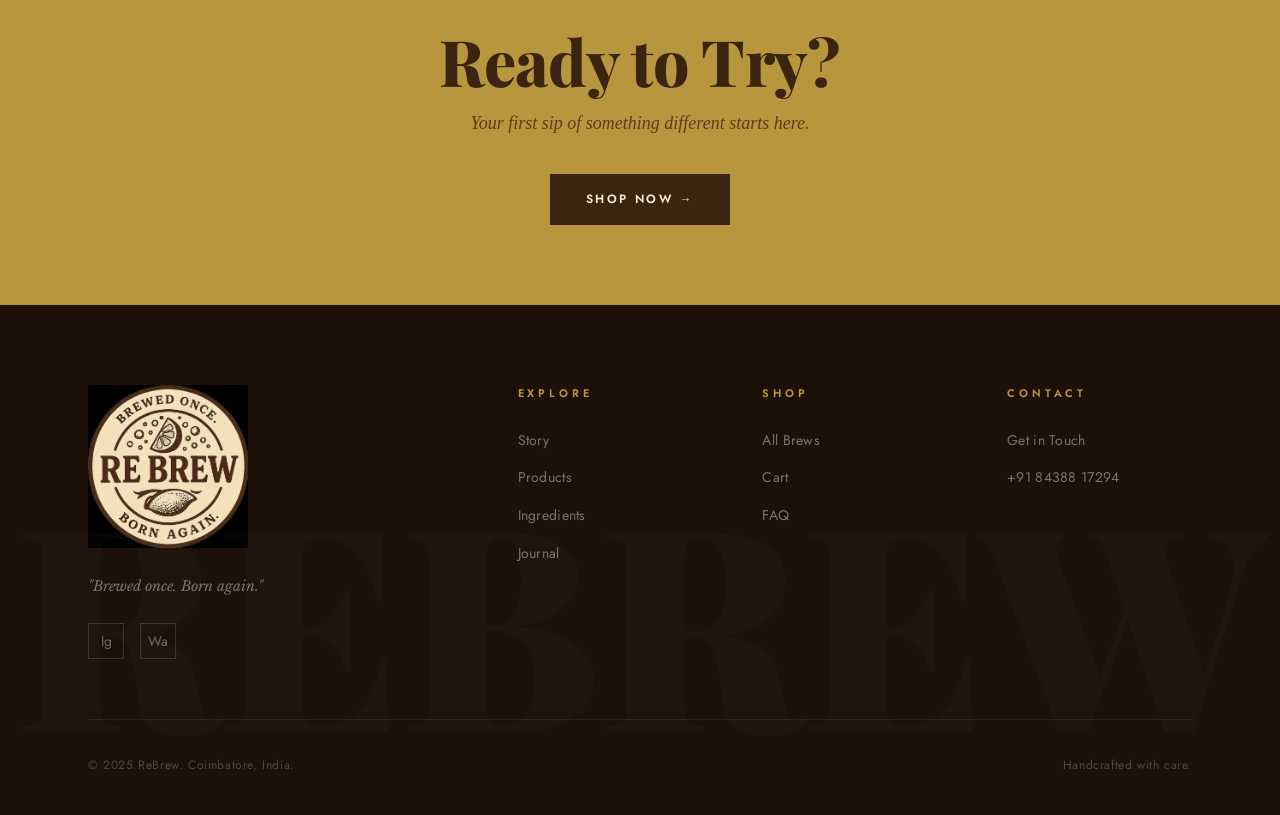
<file: about.html>
<!DOCTYPE html>
<html lang="en">
<head>
  <meta charset="UTF-8">
  <meta name="viewport" content="width=device-width, initial-scale=1.0">
  <title>About — REBREW</title>
  <meta name="description" content="The story behind ReBrew. Started from curiosity, built with obsession. A handcrafted fermented fruit soda from Coimbatore.">
  <link rel="icon" type="image/png" href="assets/logos/rebrew-logo.png">
  <link rel="stylesheet" href="css/style.css">
  <link rel="stylesheet" href="css/animations.css">
  <link rel="stylesheet" href="css/responsive.css">
</head>
<body>

<div id="scroll-progress"></div>
<div class="grain-overlay" aria-hidden="true"></div>
<div class="cursor" aria-hidden="true"></div>
<div class="cursor-follower" aria-hidden="true"></div>
<div id="loader">
  <img src="assets/logos/rebrew-logo.png" alt="ReBrew" class="loader-logo">
  <p class="loader-text">Our Story</p>
  <div class="loader-bar"><div class="loader-bar-fill"></div></div>
</div>
<div class="cart-overlay"></div>
<aside class="cart-drawer">
  <div class="cart-header"><h2>Your Cart</h2><button class="cart-close" aria-label="Close cart">✕</button></div>
  <div class="cart-items"></div>
  <div class="cart-footer">
    <div class="cart-total"><span>Total</span><strong>₹0</strong></div>
    <a href="checkout.html" class="btn btn-primary" style="width:100%;justify-content:center;margin-bottom:10px;">Checkout</a>
  </div>
</aside>

<nav class="navbar">
  <a href="index.html" class="nav-logo"><img src="assets/logos/rebrew-logo.png" alt="ReBrew"><span class="nav-logo-text">REBREW</span></a>
  <ul class="nav-links">
    <li><a href="index.html">Home</a></li>
    <li><a href="about.html" class="active">About</a></li>
    <li><a href="products.html">Products</a></li>
    <li><a href="shop.html">Shop</a></li>
    <li><a href="events.html">Events</a></li>
    <li><a href="blog.html">Journal</a></li>
    <li><a href="contact.html">Contact</a></li>
    <li><a href="#" class="nav-cart-btn" data-open-cart>Cart <span class="cart-count" aria-live="polite" style="display:none">0</span></a></li>
  </ul>
  <button class="nav-toggle" aria-label="Toggle menu" aria-expanded="false" aria-controls="mobile-menu"><span></span><span></span><span></span></button>
</nav>
<div class="mobile-menu" id="mobile-menu" role="dialog" aria-modal="true" aria-label="Navigation menu">
  <button class="mobile-menu-close" aria-label="Close menu">✕</button>
  <a href="index.html">Home</a>
  <a href="about.html" class="active" aria-current="page">About</a>
  <a href="products.html">Products</a>
  <a href="shop.html">Shop</a>
  <a href="events.html">Events</a>
  <a href="blog.html">Journal</a>
  <a href="contact.html">Contact</a>
  <a href="cart.html">Cart</a>
</div>

<!-- Page Hero -->
<section class="page-hero">
  <div class="container">
    <div class="page-hero-content">
      <p class="eyebrow" style="color:var(--dusty-gold);margin-bottom:8px">Est. 2025 · Coimbatore</p>
      <h1 class="headline-xl" style="color:var(--cream)">Our<br>Story.</h1>
      <p style="font-family:var(--font-fell);font-style:italic;color:rgba(245,237,214,0.5);font-size:18px;margin-top:12px">"Started from curiosity."</p>
    </div>
  </div>
</section>

<!-- Full Founder Story -->
<section class="founder-story" style="padding-top:100px;padding-bottom:100px;">
  <div class="container">
    <div class="founder-grid">
      <div class="founder-image-wrap reveal-left">
        <div class="founder-image-frame">
          <img src="assets/images/founder.png" alt="ReBrew Founder" loading="lazy">
          <div class="founder-image-caption">
            <p>"Every batch taught us something new."</p>
          </div>
        </div>
      </div>
      <div class="founder-text reveal">
        <p class="eyebrow">The Beginning</p>
        <h2 class="headline-lg">Brewed from<br>an Obsession.</h2>
        <div class="divider"></div>
        <div class="founder-story-text">
          <p>ReBrew started from curiosity more than a business plan. I always wanted to create something that felt <strong>different from regular soft drinks</strong> — something with more character, more depth, and more of a story behind it.</p>
          <p>What began as small experiments with fruits, fermentation, and flavour combinations slowly turned into an obsession with building a unique beverage experience.</p>
          <p>The early days were filled with trial batches, failed experiments, recipe changes, and learning how fermentation behaves over time. Every bottle taught something new.</p>
          <p>Instead of creating another sugary soda, the goal was to build a <strong>handcrafted fruit brew that felt refreshing, naturally alive, and slightly different</strong> every time you opened it.</p>
          <p>That idea eventually became ReBrew.</p>
        </div>
        <blockquote class="founder-pull-quote">
          "To create a drink that feels different."
        </blockquote>
        <div class="founder-story-text">
          <p>From designing the first labels and testing flavours to supplying cafés, restaurants, and retail shelves, the journey has been built <strong>one step at a time</strong> — with consistency, experimentation, and the belief that people are always looking for something new to discover.</p>
          <p>Today, ReBrew continues to grow across stores, restaurants, and events, while staying true to the same vision it started with.</p>
        </div>
      </div>
    </div>
  </div>
</section>

<!-- Mission Block -->
<div class="mission-block">
  <div class="container">
    <div class="reveal">
      <p class="eyebrow" style="color:rgba(245,237,214,0.4);text-align:center;margin-bottom:32px">Our Mission</p>
      <blockquote>
        "Small batches. Real ingredients. No shortcuts."
        <cite>— The ReBrew Standard</cite>
      </blockquote>
    </div>
  </div>
</div>

<!-- Brand Values -->
<section class="page-pad bg-cream">
  <div class="container">
    <div class="section-header reveal">
      <p class="eyebrow">What We Stand For</p>
      <h2 class="headline-lg">The ReBrew<br>Values.</h2>
    </div>
    <div class="values-grid stagger-children">
      <div class="value-card">
        <div class="value-icon">🌿</div>
        <h3>Authenticity</h3>
        <p>Every ingredient, every bottle, every batch is genuinely what it says it is. No compromise, no shortcut, no greenwashing.</p>
      </div>
      <div class="value-card">
        <div class="value-icon">⏳</div>
        <h3>Patience</h3>
        <p>Good things take time. We don't rush the fermentation. We let nature do what it does best — and trust the process.</p>
      </div>
      <div class="value-card">
        <div class="value-icon">🔬</div>
        <h3>Curiosity</h3>
        <p>The spirit that started ReBrew. We're always experimenting, always learning, always pushing toward something more interesting.</p>
      </div>
      <div class="value-card">
        <div class="value-icon">🤝</div>
        <h3>Community</h3>
        <p>ReBrew was built for people who love finding something new. For cafés, for tables, for conversations.</p>
      </div>
      <div class="value-card">
        <div class="value-icon">♻️</div>
        <h3>Responsibility</h3>
        <p>Minimal processing, glass bottles, no artificial additives. Good for you. Good for the planet.</p>
      </div>
      <div class="value-card">
        <div class="value-icon">🍾</div>
        <h3>Craft</h3>
        <p>Every detail matters — the label design, the fermentation notes, the texture of the fizz. This is craft beverage making.</p>
      </div>
    </div>
  </div>
</section>

<!-- Timeline -->
<section class="page-pad bg-paper">
  <div class="container">
    <div class="reveal">
      <p class="eyebrow">The Journey</p>
      <h2 class="headline-lg">From Batch 001<br>to Today.</h2>
    </div>
    <div class="timeline">
      <div class="timeline-item reveal">
        <div class="timeline-dot"></div>
        <div class="timeline-year">Oct 2025</div>
        <h3 class="timeline-title">First Experiment</h3>
        <p class="timeline-text">Kitchen-scale fermentation tests begin. Failed batches, exploding bottles, and a growing obsession with fruit fermentation.</p>
      </div>
      <div class="timeline-item reveal">
        <div class="timeline-dot"></div>
        <div class="timeline-year">Nov 2025</div>
        <h3 class="timeline-title">The First Label</h3>
        <p class="timeline-text">First production-ready batch. Label design finalized. Grape and Ginger debut at a local market — sells out in 2 hours.</p>
      </div>
      <div class="timeline-item reveal">
        <div class="timeline-dot"></div>
        <div class="timeline-year">Dec 2025</div>
        <h3 class="timeline-title">Café Partnerships</h3>
        <p class="timeline-text">First café orders land. Apple & Cinnamon and Pineapple flavours added. Growing word-of-mouth in Coimbatore.</p>
      </div>
      <div class="timeline-item reveal">
        <div class="timeline-dot"></div>
        <div class="timeline-year">Jan 2026</div>
        <h3 class="timeline-title">Retail & Events</h3>
        <p class="timeline-text">ReBrew lands on retail shelves. Festival pop-ups begin. Mint flavour launches. Brand identity refined and production scaled.</p>
      </div>
      <div class="timeline-item reveal">
        <div class="timeline-dot"></div>
        <div class="timeline-year">2026</div>
        <h3 class="timeline-title">Growing the Dream</h3>
        <p class="timeline-text">Expanding across South India. New flavours in development. Restaurant and hospitality partnerships deepening. The story continues.</p>
      </div>
    </div>
  </div>
</section>

<!-- CTA -->
<section style="padding:80px 0;background:var(--dusty-gold);text-align:center;">
  <div class="container reveal">
    <h2 class="headline-lg" style="color:var(--dark-brown);margin-bottom:16px">Ready to Try?</h2>
    <p style="font-family:var(--font-fell);font-style:italic;font-size:18px;color:var(--vintage-brown);margin-bottom:36px">Your first sip of something different starts here.</p>
    <a href="shop.html" class="btn btn-dark">Shop Now →</a>
  </div>
</section>

<footer class="site-footer">
  <div class="container">
    <div class="footer-top">
      <div class="footer-brand">
        <img src="assets/logos/rebrew-logo.png" alt="ReBrew"><p>"Brewed once. Born again."</p>
        <div class="footer-socials"><a href="https://www.instagram.com/re__brew?igsh=MXVpNTBldjRtdmx2dA%3D%3D&utm_source=qr" class="footer-social">Ig</a><a href="https://wa.me/8438817294" class="footer-social">Wa</a></div>
      </div>
      <div class="footer-col"><h4>Explore</h4><ul><li><a href="about.html">Story</a></li><li><a href="products.html">Products</a></li><li><a href="ingredients.html">Ingredients</a></li><li><a href="blog.html">Journal</a></li></ul></div>
      <div class="footer-col"><h4>Shop</h4><ul><li><a href="shop.html">All Brews</a></li><li><a href="cart.html">Cart</a></li><li><a href="faq.html">FAQ</a></li></ul></div>
      <div class="footer-col"><h4>Contact</h4><ul><li><a href="contact.html">Get in Touch</a></li><li><a href="tel:+918438817294">+91 84388 17294</a></li></ul></div>
    </div>
    <div class="footer-bottom"><p>© 2025 ReBrew. Coimbatore, India.</p><p>Handcrafted with care.</p></div>
  </div>
</footer>

<script src="js/main.js"></script><script src="js/animations.js"></script><script src="js/cart.js"></script>
</body>
</html>
</file>
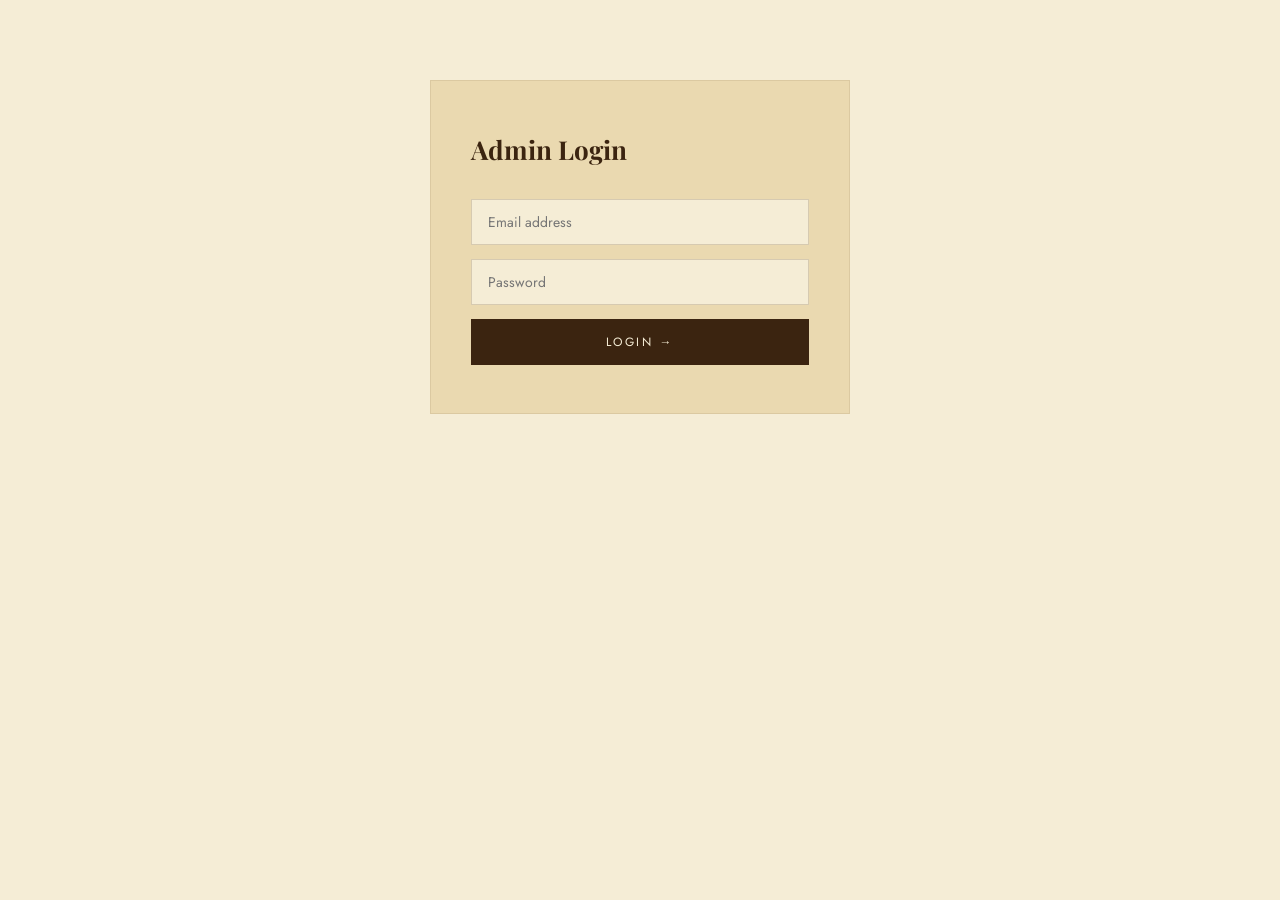
<file: admin.html>
<!DOCTYPE html>
<html lang="en">
<head>
  <meta charset="UTF-8">
  <meta name="viewport" content="width=device-width, initial-scale=1.0">
  <title>ReBrew — Admin Dashboard</title>
  <link rel="stylesheet" href="css/style.css">
  <style>
    body { background: var(--cream); font-family: var(--font-body); }

    .admin-header {
      background: var(--dark-brown);
      padding: 20px 40px;
      display: flex;
      align-items: center;
      justify-content: space-between;
    }
    .admin-header h1 {
      color: var(--cream);
      font-family: var(--font-serif);
      font-size: 22px;
      font-weight: 700;
      letter-spacing: 0.1em;
      margin: 0;
    }
    .admin-header .logout-btn {
      background: none;
      border: 1px solid rgba(245,237,214,0.3);
      color: rgba(245,237,214,0.7);
      padding: 8px 18px;
      font-family: var(--font-body);
      font-size: 11px;
      letter-spacing: 0.15em;
      text-transform: uppercase;
      cursor: pointer;
      transition: border-color 0.2s;
    }
    .admin-header .logout-btn:hover { border-color: var(--dusty-gold); color: var(--dusty-gold); }

    .admin-login {
      max-width: 420px;
      margin: 80px auto;
      background: var(--aged-paper);
      padding: 48px 40px;
      border: 1px solid rgba(92,61,30,0.1);
    }
    .admin-login h2 {
      font-family: var(--font-serif);
      font-size: 26px;
      color: var(--dark-brown);
      margin: 0 0 28px;
    }
    .admin-login input {
      width: 100%;
      padding: 12px 16px;
      border: 1.5px solid rgba(92,61,30,0.2);
      background: var(--cream);
      font-family: var(--font-body);
      font-size: 14px;
      color: var(--dark-brown);
      outline: none;
      margin-bottom: 14px;
      box-sizing: border-box;
    }
    .admin-login input:focus { border-color: var(--dusty-gold); }
    .admin-login button {
      width: 100%;
      padding: 14px;
      background: var(--dark-brown);
      color: var(--cream);
      border: none;
      font-family: var(--font-body);
      font-size: 12px;
      letter-spacing: 0.2em;
      text-transform: uppercase;
      cursor: pointer;
    }
    #login-error {
      color: var(--burgundy);
      font-size: 13px;
      margin-top: 10px;
      display: none;
    }

    .dashboard { padding: 32px 40px; max-width: 1200px; margin: 0 auto; display: none; }

    /* Stat cards */
    .stat-grid {
      display: grid;
      grid-template-columns: repeat(4, 1fr);
      gap: 20px;
      margin-bottom: 32px;
    }
    @media (max-width: 900px) { .stat-grid { grid-template-columns: repeat(2,1fr); } }
    @media (max-width: 500px) { .stat-grid { grid-template-columns: 1fr; } }

    .stat-card {
      background: var(--aged-paper);
      border: 1px solid rgba(92,61,30,0.1);
      padding: 24px 20px;
      border-top: 3px solid var(--dusty-gold);
    }
    .stat-label {
      font-size: 10px;
      letter-spacing: 0.2em;
      text-transform: uppercase;
      color: var(--dusty-gold);
      margin-bottom: 8px;
    }
    .stat-value {
      font-family: var(--font-serif);
      font-size: 32px;
      font-weight: 800;
      color: var(--dark-brown);
    }
    .stat-sub { font-size: 12px; color: var(--vintage-brown); margin-top: 4px; }

    /* Tables */
    .section-title {
      font-family: var(--font-serif);
      font-size: 18px;
      font-weight: 700;
      color: var(--dark-brown);
      margin: 0 0 16px;
      padding-bottom: 10px;
      border-bottom: 1px solid rgba(92,61,30,0.1);
    }
    .data-section { margin-bottom: 36px; }

    .data-table { width: 100%; border-collapse: collapse; background: var(--aged-paper); }
    .data-table th {
      font-size: 10px;
      letter-spacing: 0.2em;
      text-transform: uppercase;
      color: var(--dusty-gold);
      padding: 10px 14px;
      text-align: left;
      border-bottom: 1.5px solid rgba(92,61,30,0.15);
      white-space: nowrap;
    }
    .data-table td {
      padding: 12px 14px;
      font-size: 13px;
      color: var(--dark-brown);
      border-bottom: 1px solid rgba(92,61,30,0.07);
    }
    .data-table tr:last-child td { border-bottom: none; }

    .badge {
      display: inline-block;
      padding: 3px 10px;
      font-size: 10px;
      letter-spacing: 0.1em;
      text-transform: uppercase;
      font-weight: 600;
    }
    .badge-paid    { background: rgba(45,122,79,0.12); color: #2d7a4f; }
    .badge-pending { background: rgba(184,150,62,0.15); color: var(--dusty-gold); }
    .badge-failed  { background: rgba(107,39,55,0.1);  color: var(--burgundy); }

    .two-col { display: grid; grid-template-columns: 1fr 1fr; gap: 24px; }
    @media (max-width: 700px) { .two-col { grid-template-columns: 1fr; } }

    .loading-state {
      text-align: center;
      padding: 60px;
      font-size: 12px;
      letter-spacing: 0.2em;
      text-transform: uppercase;
      color: var(--dusty-gold);
    }
    .low-stock { color: var(--burgundy); font-weight: 700; }
  </style>
</head>
<body>

<!-- Admin Header (always visible once logged in) -->
<div class="admin-header" id="admin-header" style="display:none;">
  <h1>REBREW · Admin</h1>
  <button class="logout-btn" onclick="adminLogout()">Logout</button>
</div>

<!-- Login Form -->
<div class="admin-login" id="login-section">
  <h2>Admin Login</h2>
  <input type="email"    id="admin-email"    placeholder="Email address">
  <input type="password" id="admin-password" placeholder="Password">
  <button onclick="adminLogin()">Login →</button>
  <p id="login-error">Invalid credentials. Please try again.</p>
</div>

<!-- Dashboard -->
<div class="dashboard" id="dashboard">
  <div class="loading-state" id="dash-loading">Loading dashboard…</div>

  <div id="dash-content" style="display:none;">

    <!-- Stat Cards -->
    <div class="stat-grid">
      <div class="stat-card">
        <div class="stat-label">Today's Orders</div>
        <div class="stat-value" id="s-today-orders">—</div>
        <div class="stat-sub">paid orders today</div>
      </div>
      <div class="stat-card">
        <div class="stat-label">This Month Revenue</div>
        <div class="stat-value" id="s-month-revenue">—</div>
        <div class="stat-sub" id="s-month-growth"></div>
      </div>
      <div class="stat-card">
        <div class="stat-label">Pending Orders</div>
        <div class="stat-value" id="s-pending">—</div>
        <div class="stat-sub">awaiting fulfilment</div>
      </div>
      <div class="stat-card">
        <div class="stat-label">Customers</div>
        <div class="stat-value" id="s-customers">—</div>
        <div class="stat-sub" id="s-new-customers"></div>
      </div>
    </div>

    <div class="two-col">

      <!-- Recent Orders -->
      <div class="data-section">
        <div class="section-title">Recent Orders</div>
        <table class="data-table">
          <thead>
            <tr>
              <th>Order</th>
              <th>Amount</th>
              <th>Status</th>
            </tr>
          </thead>
          <tbody id="recent-orders-body">
            <tr><td colspan="3" style="text-align:center;color:var(--vintage-brown);">Loading…</td></tr>
          </tbody>
        </table>
      </div>

      <!-- Top Products -->
      <div class="data-section">
        <div class="section-title">Top Selling Products</div>
        <table class="data-table">
          <thead>
            <tr>
              <th>Product</th>
              <th>Sold</th>
              <th>Stock</th>
            </tr>
          </thead>
          <tbody id="top-products-body">
            <tr><td colspan="3" style="text-align:center;color:var(--vintage-brown);">Loading…</td></tr>
          </tbody>
        </table>
      </div>
    </div>

    <!-- Low Stock -->
    <div class="data-section">
      <div class="section-title">Low Stock Alert</div>
      <table class="data-table">
        <thead>
          <tr>
            <th>Product</th>
            <th>Flavor</th>
            <th>Stock Remaining</th>
          </tr>
        </thead>
        <tbody id="low-stock-body">
          <tr><td colspan="3" style="text-align:center;color:var(--vintage-brown);">Loading…</td></tr>
        </tbody>
      </table>
    </div>

  </div><!-- end dash-content -->
</div><!-- end dashboard -->

<script>
const API = 'https://api.rebrew.in/api/v1' ;
const AUTH_KEY = 'rebrew_admin_auth_v1';

function getToken() {
  try { return JSON.parse(localStorage.getItem(AUTH_KEY))?.accessToken || null; }
  catch { return null; }
}

async function apiFetch(path, opts = {}) {
  const token = getToken();
  const headers = { 'Content-Type': 'application/json', ...(opts.headers || {}) };
  if (token) headers['Authorization'] = 'Bearer ' + token;
  const res  = await fetch(API + path, { ...opts, headers });
  const json = await res.json();
  return { ok: res.ok, status: res.status, json };
}

async function adminLogin() {
  const email    = document.getElementById('admin-email').value.trim();
  const password = document.getElementById('admin-password').value;
  document.getElementById('login-error').style.display = 'none';

  const { ok, json } = await apiFetch('/auth/login', {
    method: 'POST',
    body: JSON.stringify({ email, password }),
  });

  if (!ok || json.data?.user?.role !== 'admin') {
    document.getElementById('login-error').style.display = 'block';
    return;
  }

  localStorage.setItem(AUTH_KEY, JSON.stringify({
    accessToken: json.data.accessToken,
    email,
    role: json.data.user.role,
  }));

  showDashboard();
}

function adminLogout() {
  localStorage.removeItem(AUTH_KEY);
  document.getElementById('admin-header').style.display = 'none';
  document.getElementById('dashboard').style.display = 'none';
  document.getElementById('login-section').style.display = 'block';
}

function fmt(n) {
  if (n === undefined || n === null) return '—';
  return '₹' + Math.round(n).toLocaleString('en-IN');
}

async function showDashboard() {
  document.getElementById('login-section').style.display = 'none';
  document.getElementById('admin-header').style.display  = 'flex';
  document.getElementById('dashboard').style.display     = 'block';

  const { ok, json } = await apiFetch('/admin/dashboard');

  if (!ok) {
    document.getElementById('dash-loading').textContent = 'Failed to load dashboard. Check your admin token.';
    return;
  }

  const d = json.data;
  document.getElementById('dash-loading').style.display  = 'none';
  document.getElementById('dash-content').style.display  = 'block';

  // Stat cards
  document.getElementById('s-today-orders').textContent  = d.orders?.today ?? '—';
  document.getElementById('s-month-revenue').textContent = fmt(d.revenue?.thisMonth);
  const growth = d.revenue?.growthPercent;
  document.getElementById('s-month-growth').textContent  =
    growth != null ? (growth >= 0 ? '↑' : '↓') + ' ' + Math.abs(growth) + '% vs last month' : '';
  document.getElementById('s-pending').textContent    = d.orders?.pending ?? '—';
  document.getElementById('s-customers').textContent  = d.users?.total ?? '—';
  document.getElementById('s-new-customers').textContent =
    d.users?.newThisMonth != null ? d.users.newThisMonth + ' new this month' : '';

  // Recent orders
  const orders = d.recentOrders || [];
  document.getElementById('recent-orders-body').innerHTML = orders.length
    ? orders.map(o => `
        <tr>
          <td>
            <div style="font-weight:600">${o.orderNumber}</div>
            ${o.invoiceNumber ? `<div style="font-size:11px;color:var(--vintage-brown)">${o.invoiceNumber}</div>` : ''}
          </td>
          <td>${fmt(o.totalAmount)}</td>
          <td><span class="badge badge-${o.paymentStatus === 'paid' ? 'paid' : o.paymentStatus === 'failed' ? 'failed' : 'pending'}">
            ${o.paymentStatus || '—'}
          </span></td>
        </tr>`).join('')
    : '<tr><td colspan="3" style="text-align:center;color:var(--vintage-brown);">No orders yet</td></tr>';

  // Top products
  const products = d.topProducts || [];
  document.getElementById('top-products-body').innerHTML = products.length
    ? products.map(p => `
        <tr>
          <td>${p.name}</td>
          <td>${p.totalSold || 0}</td>
          <td class="${p.stock <= 5 ? 'low-stock' : ''}">${p.stock}</td>
        </tr>`).join('')
    : '<tr><td colspan="3" style="text-align:center;color:var(--vintage-brown);">No data</td></tr>';

  // Low stock (from inventory analytics)
  loadLowStock();
}

async function loadLowStock() {
  const { ok, json } = await apiFetch('/admin/analytics/inventory');
  if (!ok) return;

  const low = (json.data?.products || []).filter(p => p.stock <= 10);
  document.getElementById('low-stock-body').innerHTML = low.length
    ? low.map(p => `
        <tr>
          <td>${p.name}</td>
          <td style="text-transform:capitalize;">${(p.flavor || '').replace('_',' ')}</td>
          <td class="${p.stock <= 5 ? 'low-stock' : ''}">${p.stock} units</td>
        </tr>`).join('')
    : '<tr><td colspan="3" style="color:var(--vintage-brown);text-align:center;">All products well-stocked ✓</td></tr>';
}

// Auto-login if token exists and is valid
(async () => {
  if (!getToken()) return;
  const { ok, json } = await apiFetch('/auth/profile');
  if (ok && json.data?.user?.role === 'admin') {
    showDashboard();
  } else {
    localStorage.removeItem(AUTH_KEY);
  }
})();

// Enter key on login form
document.getElementById('admin-password')
  .addEventListener('keydown', e => { if (e.key === 'Enter') adminLogin(); });
</script>
</body>
</html>
</file>
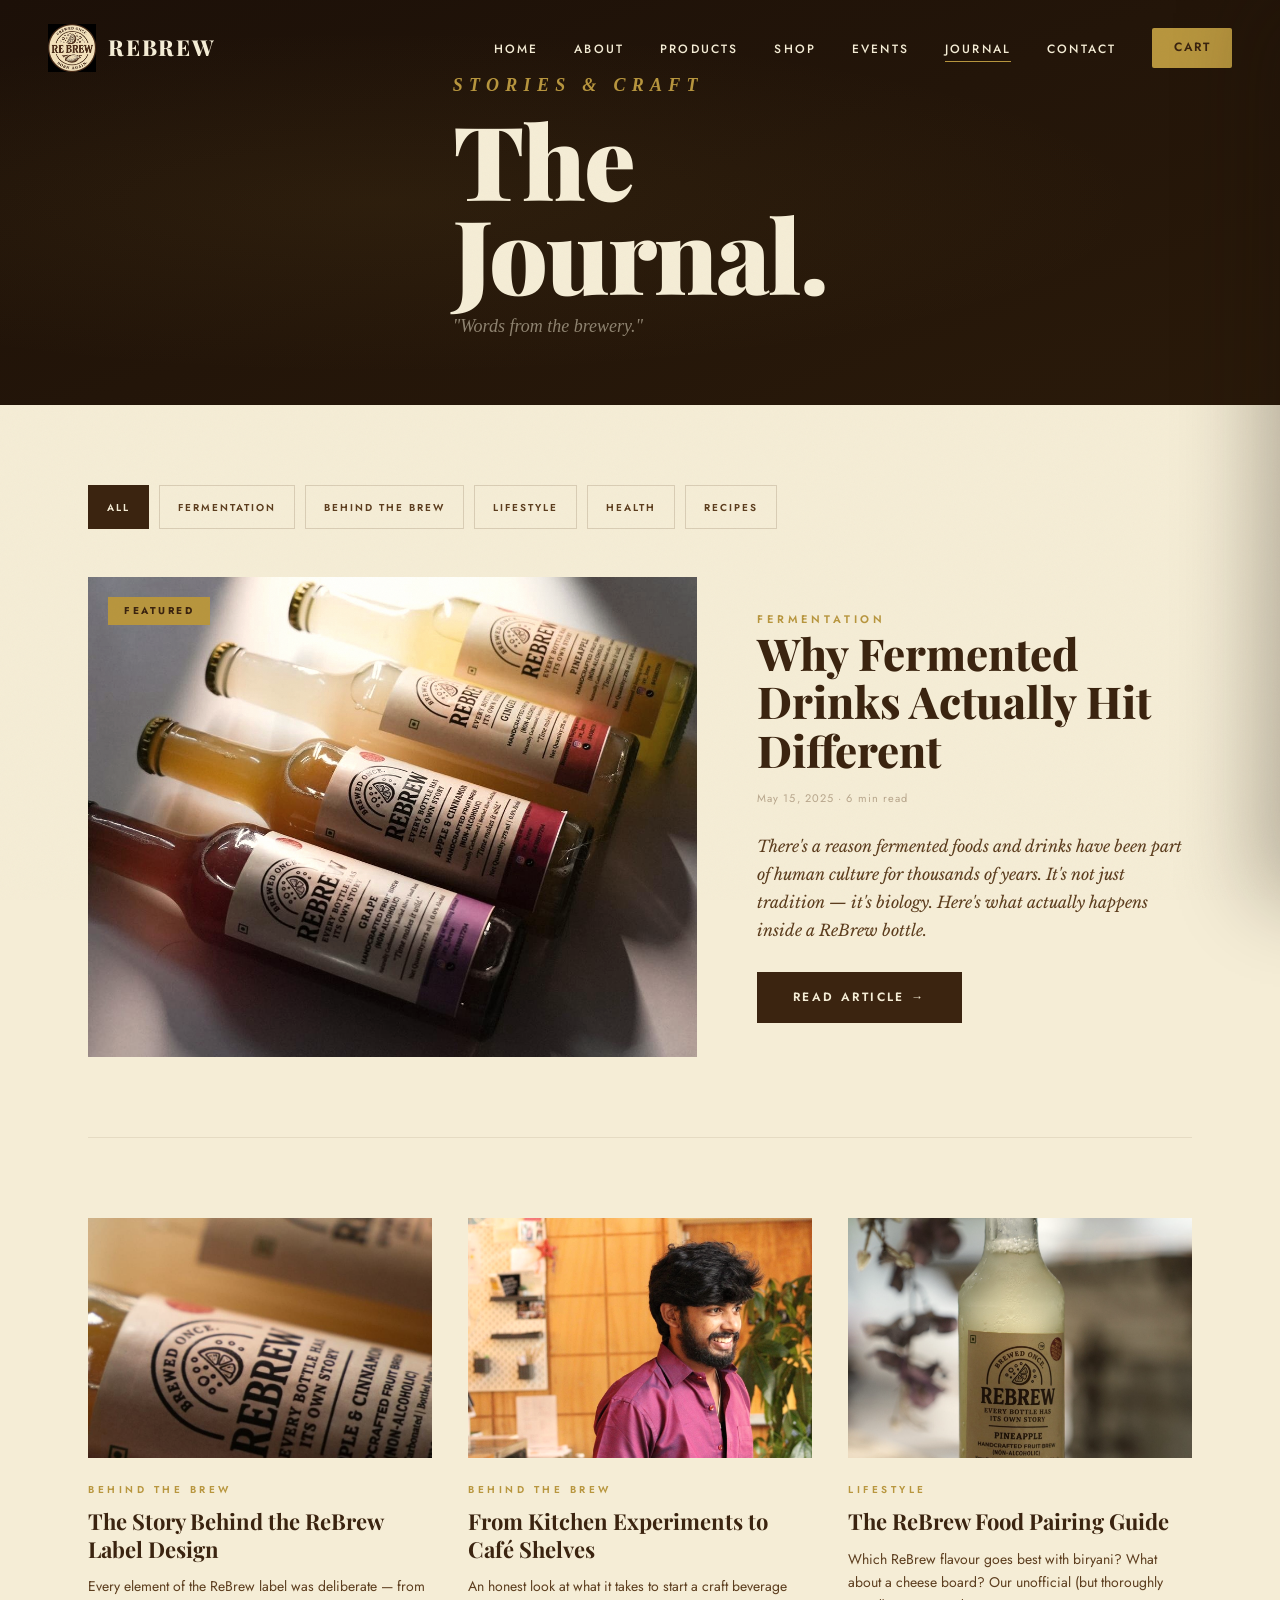
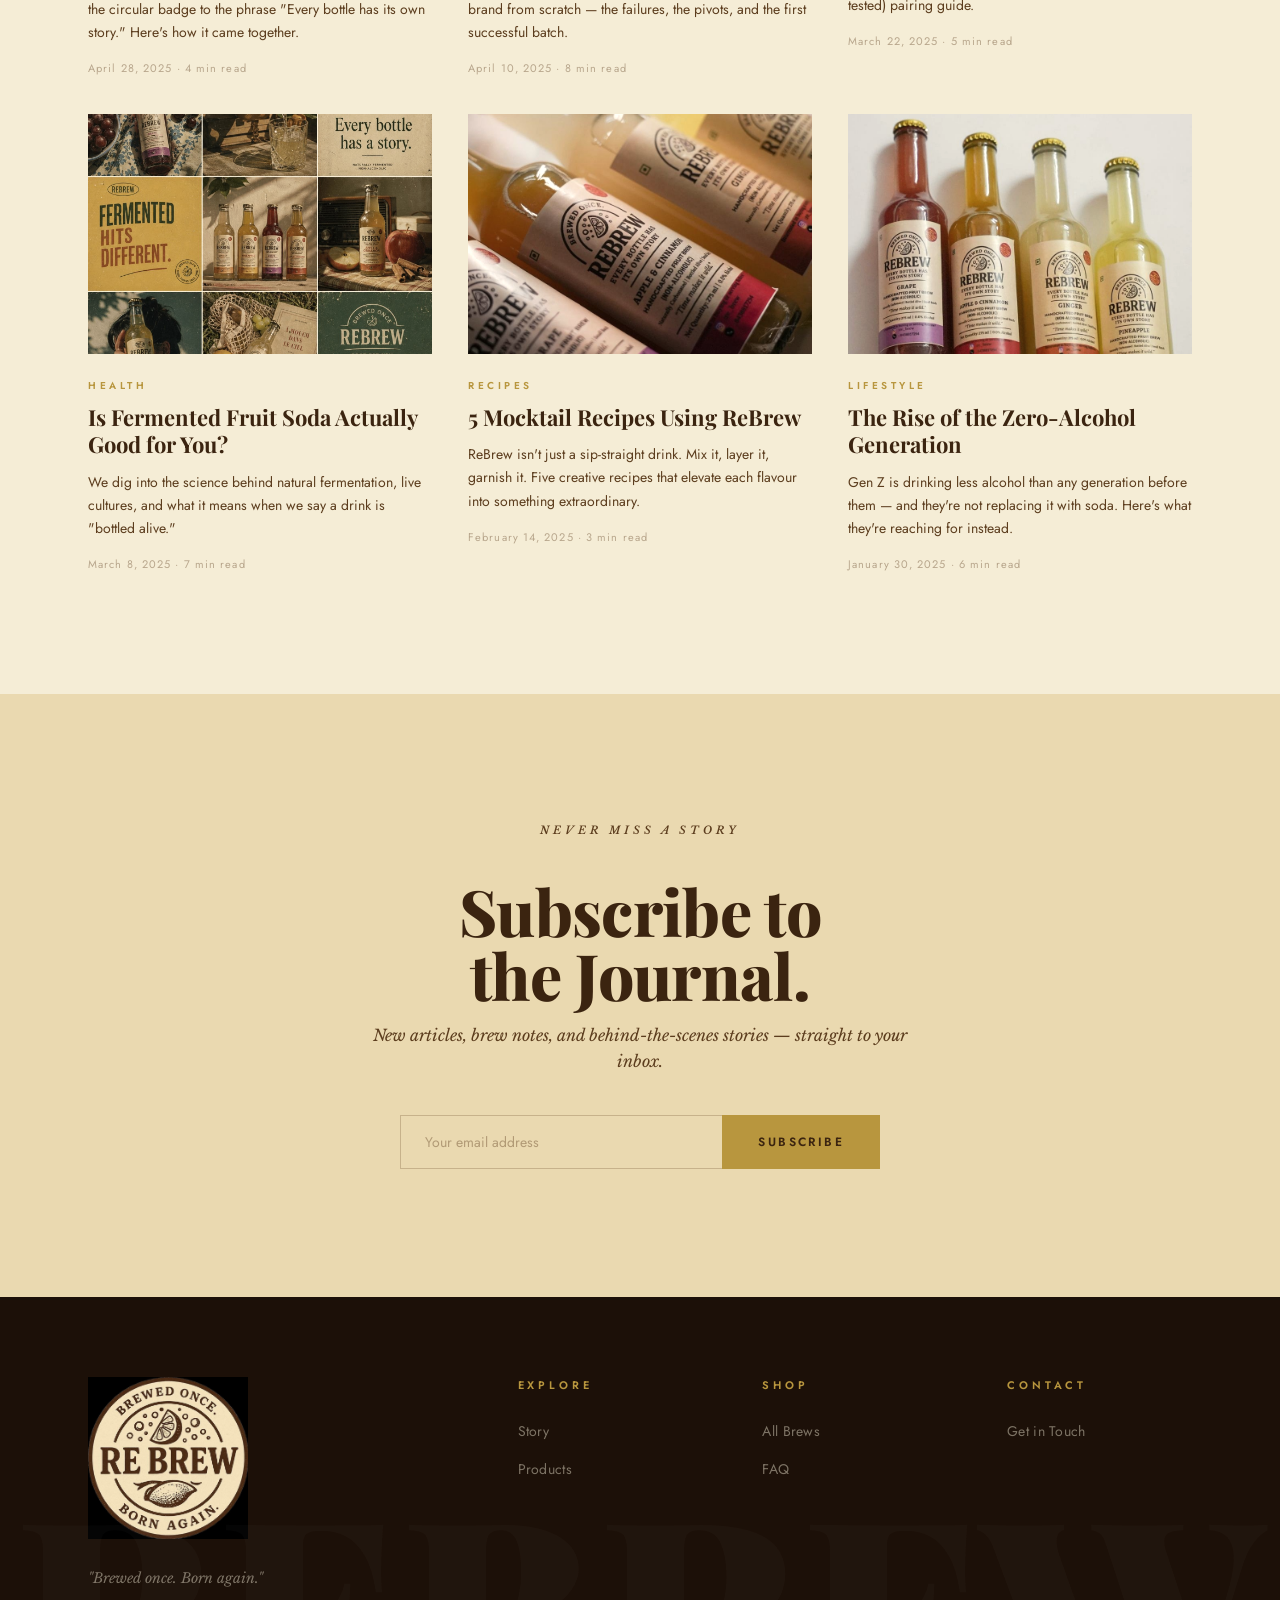
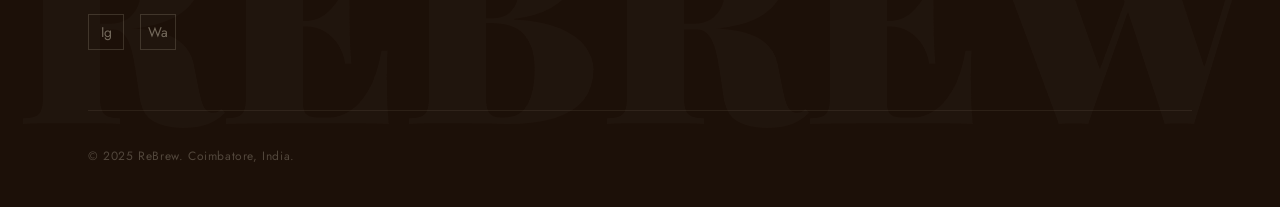
<file: blog.html>
<!DOCTYPE html>
<html lang="en">
<head>
  <meta charset="UTF-8">
  <meta name="viewport" content="width=device-width, initial-scale=1.0">
  <title>Journal — REBREW</title>
  <meta name="description" content="The ReBrew Journal. Stories about fermentation, craft, lifestyle and the people behind the brew.">
  <link rel="icon" type="image/png" href="assets/logos/rebrew-logo.png">
  <link rel="stylesheet" href="css/style.css">
  <link rel="stylesheet" href="css/animations.css">
  <link rel="stylesheet" href="css/responsive.css">
</head>
<body>
<div id="scroll-progress"></div>
<div class="grain-overlay" aria-hidden="true"></div>
<div class="cursor" aria-hidden="true"></div>
<div class="cursor-follower" aria-hidden="true"></div>
<div id="loader"><img src="assets/logos/rebrew-logo.png" alt="ReBrew" class="loader-logo"><p class="loader-text">The Journal</p><div class="loader-bar"><div class="loader-bar-fill"></div></div></div>
<div class="cart-overlay"></div>
<aside class="cart-drawer">
  <div class="cart-header"><h2>Your Cart</h2><button class="cart-close" aria-label="Close cart">✕</button></div>
  <div class="cart-items"></div>
  <div class="cart-footer"><div class="cart-total"><span>Total</span><strong>₹0</strong></div><a href="checkout.html" class="btn btn-primary" style="width:100%;justify-content:center;">Checkout</a></div>
</aside>
<nav class="navbar">
  <a href="index.html" class="nav-logo"><img src="assets/logos/rebrew-logo.png" alt="ReBrew"><span class="nav-logo-text">REBREW</span></a>
  <ul class="nav-links">
    <li><a href="index.html">Home</a></li><li><a href="about.html">About</a></li><li><a href="products.html">Products</a></li><li><a href="shop.html">Shop</a></li><li><a href="events.html">Events</a></li><li><a href="blog.html" class="active">Journal</a></li><li><a href="contact.html">Contact</a></li>
    <li><a href="#" class="nav-cart-btn" data-open-cart>Cart <span class="cart-count" aria-live="polite" style="display:none">0</span></a></li>
  </ul>
  <button class="nav-toggle" aria-label="Toggle menu" aria-expanded="false" aria-controls="mobile-menu"><span></span><span></span><span></span></button>
</nav>
<div class="mobile-menu" id="mobile-menu" role="dialog" aria-modal="true" aria-label="Navigation menu">
  <button class="mobile-menu-close" aria-label="Close menu">✕</button>
  <a href="index.html">Home</a>
  <a href="about.html">About</a>
  <a href="products.html">Products</a>
  <a href="shop.html">Shop</a>
  <a href="events.html">Events</a>
  <a href="blog.html" class="active" aria-current="page">Journal</a>
  <a href="contact.html">Contact</a>
  <a href="cart.html">Cart</a>
</div>

<section class="page-hero" style="background:linear-gradient(160deg,var(--ink) 0%,#2a1a0a 100%);">
  <div class="container"><div class="page-hero-content">
    <p class="eyebrow" style="color:var(--dusty-gold);margin-bottom:12px">Stories & Craft</p>
    <h1 class="headline-xl" style="color:var(--cream)">The<br>Journal.</h1>
    <p style="font-family:var(--font-fell);font-style:italic;color:rgba(245,237,214,0.5);font-size:18px;margin-top:12px">"Words from the brewery."</p>
  </div></div>
</section>

<section class="blog-page bg-cream">
  <div class="container">
    <!-- Categories -->
    <div class="blog-categories reveal">
      <button class="blog-cat active">All</button>
      <button class="blog-cat">Fermentation</button>
      <button class="blog-cat">Behind the Brew</button>
      <button class="blog-cat">Lifestyle</button>
      <button class="blog-cat">Health</button>
      <button class="blog-cat">Recipes</button>
    </div>

    <!-- Featured Post -->
    <div class="blog-featured reveal">
      <div class="blog-featured-img">
        <img src="assets/images/bottles-dramatic.png" alt="Why Fermented Drinks Hit Different" loading="lazy">
        <span class="blog-featured-badge">Featured</span>
      </div>
      <div class="blog-featured-text">
        <p class="eyebrow">Fermentation</p>
        <h2 class="blog-featured-title">Why Fermented Drinks Actually Hit Different</h2>
        <p class="blog-meta">May 15, 2025 · 6 min read</p>
        <p class="blog-featured-excerpt">There's a reason fermented foods and drinks have been part of human culture for thousands of years. It's not just tradition — it's biology. Here's what actually happens inside a ReBrew bottle.</p>
        <a href="#" class="btn btn-dark">Read Article →</a>
      </div>
    </div>

    <!-- Blog Grid -->
    <div class="blog-grid stagger-children">

      <a href="#" class="blog-card">
        <div class="blog-card-image"><img src="assets/images/label-closeup.png" alt="The Label Story" loading="lazy"></div>
        <p class="blog-card-cat">Behind the Brew</p>
        <h3 class="blog-card-title">The Story Behind the ReBrew Label Design</h3>
        <p class="blog-card-excerpt">Every element of the ReBrew label was deliberate — from the circular badge to the phrase "Every bottle has its own story." Here's how it came together.</p>
        <p class="blog-card-meta">April 28, 2025 · 4 min read</p>
      </a>

      <a href="#" class="blog-card">
        <div class="blog-card-image"><img src="assets/images/founder.png" alt="Founder Interview" loading="lazy"></div>
        <p class="blog-card-cat">Behind the Brew</p>
        <h3 class="blog-card-title">From Kitchen Experiments to Café Shelves</h3>
        <p class="blog-card-excerpt">An honest look at what it takes to start a craft beverage brand from scratch — the failures, the pivots, and the first successful batch.</p>
        <p class="blog-card-meta">April 10, 2025 · 8 min read</p>
      </a>

      <a href="#" class="blog-card">
        <div class="blog-card-image"><img src="assets/images/pineapple-bottle.png" alt="Pairing Guide" loading="lazy"></div>
        <p class="blog-card-cat">Lifestyle</p>
        <h3 class="blog-card-title">The ReBrew Food Pairing Guide</h3>
        <p class="blog-card-excerpt">Which ReBrew flavour goes best with biryani? What about a cheese board? Our unofficial (but thoroughly tested) pairing guide.</p>
        <p class="blog-card-meta">March 22, 2025 · 5 min read</p>
      </a>

      <a href="#" class="blog-card">
        <div class="blog-card-image"><img src="assets/images/brand-grid.png" alt="Fermentation Science" loading="lazy"></div>
        <p class="blog-card-cat">Health</p>
        <h3 class="blog-card-title">Is Fermented Fruit Soda Actually Good for You?</h3>
        <p class="blog-card-excerpt">We dig into the science behind natural fermentation, live cultures, and what it means when we say a drink is "bottled alive."</p>
        <p class="blog-card-meta">March 8, 2025 · 7 min read</p>
      </a>

      <a href="#" class="blog-card">
        <div class="blog-card-image"><img src="assets/images/bottles-scattered.png" alt="Cocktail Mocktail" loading="lazy"></div>
        <p class="blog-card-cat">Recipes</p>
        <h3 class="blog-card-title">5 Mocktail Recipes Using ReBrew</h3>
        <p class="blog-card-excerpt">ReBrew isn't just a sip-straight drink. Mix it, layer it, garnish it. Five creative recipes that elevate each flavour into something extraordinary.</p>
        <p class="blog-card-meta">February 14, 2025 · 3 min read</p>
      </a>

      <a href="#" class="blog-card">
        <div class="blog-card-image"><img src="assets/images/bottles-lineup.png" alt="Zero Alcohol Movement" loading="lazy"></div>
        <p class="blog-card-cat">Lifestyle</p>
        <h3 class="blog-card-title">The Rise of the Zero-Alcohol Generation</h3>
        <p class="blog-card-excerpt">Gen Z is drinking less alcohol than any generation before them — and they're not replacing it with soda. Here's what they're reaching for instead.</p>
        <p class="blog-card-meta">January 30, 2025 · 6 min read</p>
      </a>

    </div>
  </div>
</section>

<!-- Newsletter -->
<section class="newsletter-section" style="background:var(--aged-paper);">
  <div class="container">
    <div class="newsletter-inner reveal">
      <p class="eyebrow" style="text-align:center">Never Miss a Story</p>
      <h2 class="headline-lg">Subscribe to<br>the Journal.</h2>
      <p>New articles, brew notes, and behind-the-scenes stories — straight to your inbox.</p>
      <form class="newsletter-form" novalidate>
        <input type="email" placeholder="Your email address" required>
        <button type="submit" class="btn btn-primary">Subscribe</button>
      </form>
    </div>
  </div>
</section>

<footer class="site-footer"><div class="container"><div class="footer-top"><div class="footer-brand"><img src="assets/logos/rebrew-logo.png" alt="ReBrew"><p>"Brewed once. Born again."</p><div class="footer-socials"><a href="https://www.instagram.com/re__brew?igsh=MXVpNTBldjRtdmx2dA%3D%3D&utm_source=qr" class="footer-social">Ig</a><a href="https://wa.me/8438817294" class="footer-social">Wa</a></div></div><div class="footer-col"><h4>Explore</h4><ul><li><a href="about.html">Story</a></li><li><a href="products.html">Products</a></li></ul></div><div class="footer-col"><h4>Shop</h4><ul><li><a href="shop.html">All Brews</a></li><li><a href="faq.html">FAQ</a></li></ul></div><div class="footer-col"><h4>Contact</h4><ul><li><a href="contact.html">Get in Touch</a></li></ul></div></div><div class="footer-bottom"><p>© 2025 ReBrew. Coimbatore, India.</p></div></div></footer>

<script src="js/main.js"></script><script src="js/animations.js"></script><script src="js/cart.js"></script>
<script>
document.querySelectorAll('.blog-cat').forEach(btn => {
  btn.addEventListener('click', () => {
    document.querySelectorAll('.blog-cat').forEach(b => b.classList.remove('active'));
    btn.classList.add('active');
  });
});
</script>
</body>
</html>
</file>
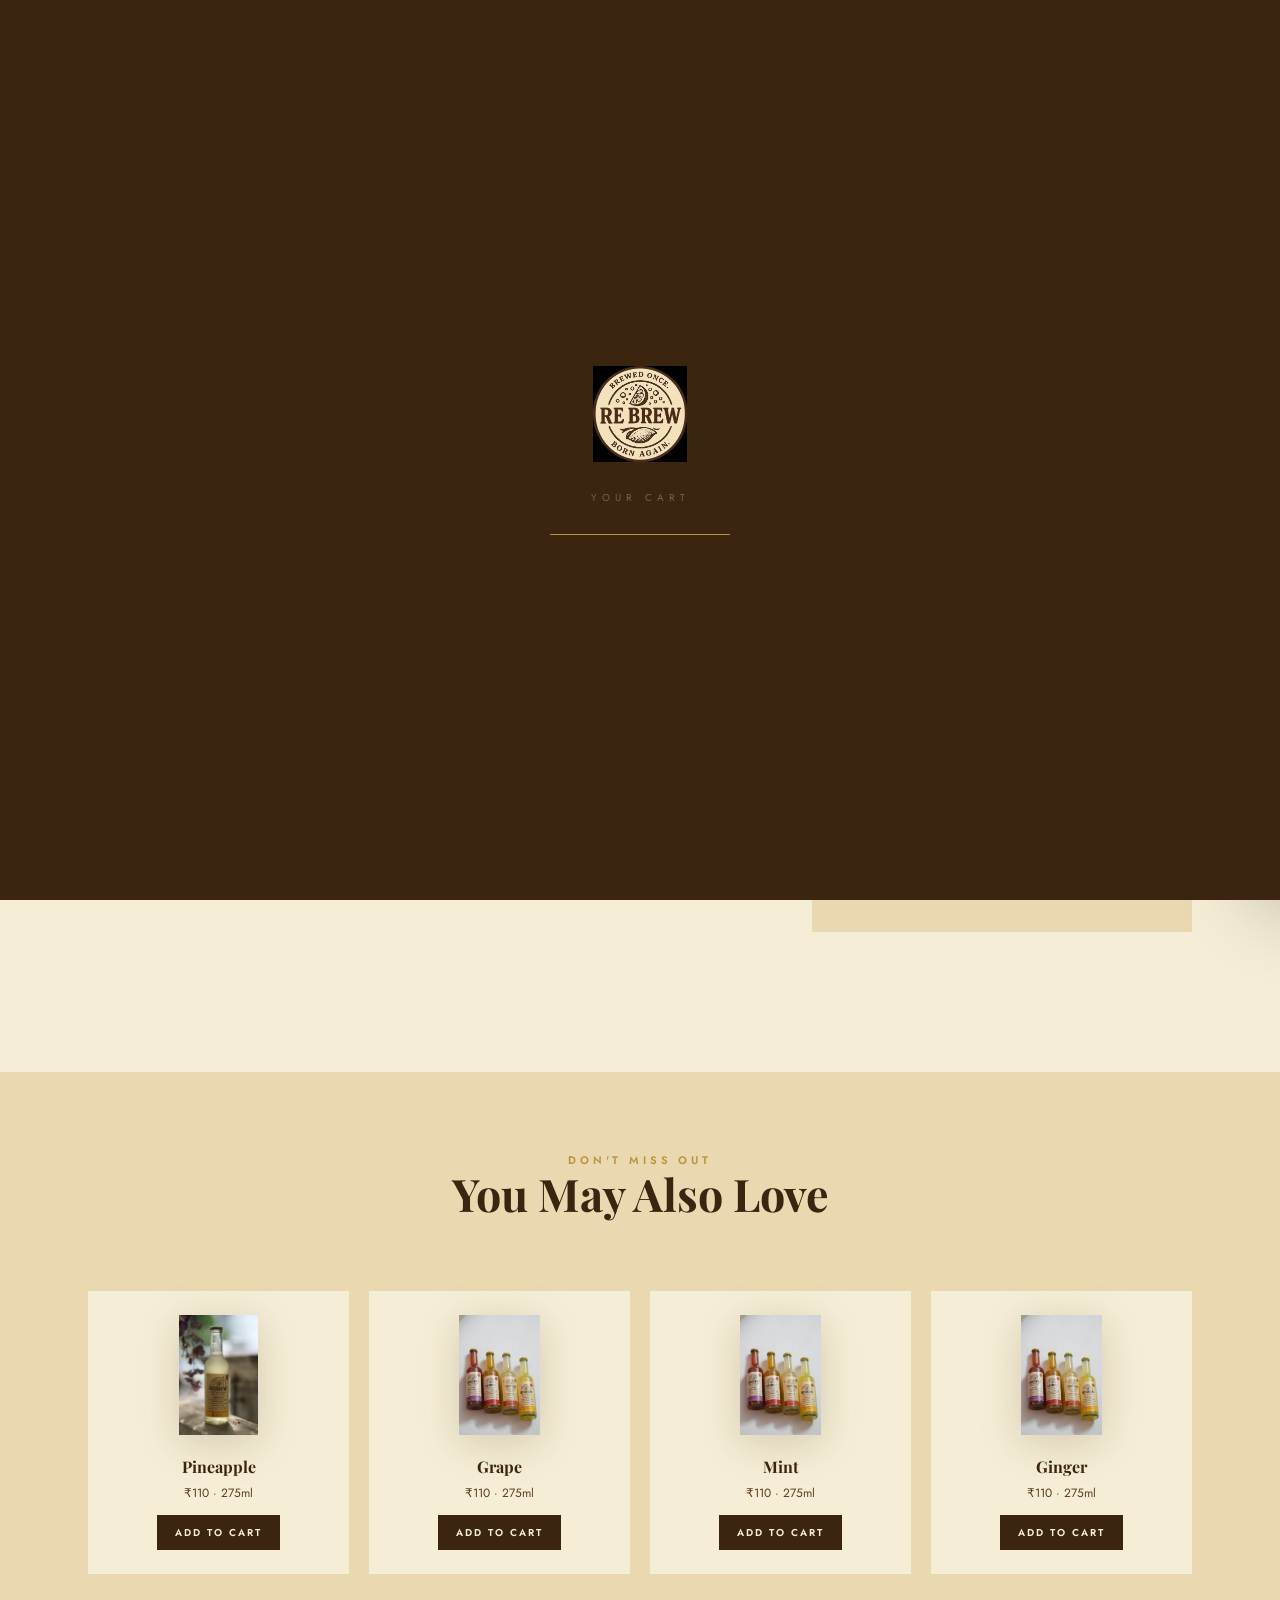
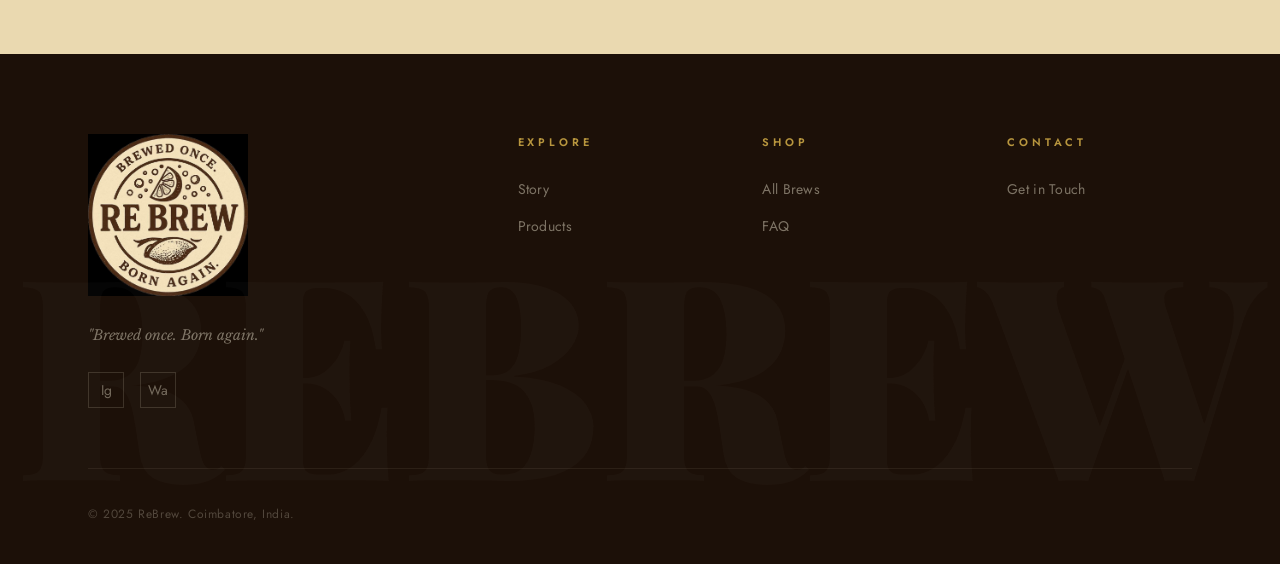
<file: cart.html>
<!DOCTYPE html>
<html lang="en">
<head>
  <meta charset="UTF-8">
  <meta name="description" content="View your ReBrew cart. Checkout securely and get fresh fermented fruit brews delivered across India.">
  <meta name="viewport" content="width=device-width, initial-scale=1.0">
  <title>Cart — REBREW</title>
  <link rel="icon" type="image/png" href="assets/logos/rebrew-logo.png">
  <link rel="stylesheet" href="css/style.css">
  <link rel="stylesheet" href="css/animations.css">
  <link rel="stylesheet" href="css/responsive.css">
</head>
<body>
<div id="scroll-progress"></div>
<div class="grain-overlay" aria-hidden="true"></div>
<div class="cursor" aria-hidden="true"></div>
<div class="cursor-follower" aria-hidden="true"></div>
<div id="loader"><img src="assets/logos/rebrew-logo.png" alt="ReBrew" class="loader-logo"><p class="loader-text">Your Cart</p><div class="loader-bar"><div class="loader-bar-fill"></div></div></div>
<div class="cart-overlay"></div>
<aside class="cart-drawer">
  <div class="cart-header"><h2>Your Cart</h2><button class="cart-close" aria-label="Close cart">✕</button></div>
  <div class="cart-items"></div>
  <div class="cart-footer"><div class="cart-total"><span>Total</span><strong>₹0</strong></div><a href="checkout.html" class="btn btn-primary" style="width:100%;justify-content:center;margin-bottom:10px;">Checkout</a></div>
</aside>
<nav class="navbar">
  <a href="index.html" class="nav-logo"><img src="assets/logos/rebrew-logo.png" alt="ReBrew"><span class="nav-logo-text">REBREW</span></a>
  <ul class="nav-links">
    <li><a href="index.html">Home</a></li><li><a href="about.html">About</a></li><li><a href="products.html">Products</a></li><li><a href="shop.html">Shop</a></li><li><a href="events.html">Events</a></li><li><a href="blog.html">Journal</a></li><li><a href="contact.html">Contact</a></li>
    <li><a href="cart.html" class="nav-cart-btn active">Cart <span class="cart-count" aria-live="polite" style="display:none">0</span></a></li>
  </ul>
  <button class="nav-toggle" aria-label="Toggle menu" aria-expanded="false" aria-controls="mobile-menu"><span></span><span></span><span></span></button>
</nav>
<div class="mobile-menu" id="mobile-menu" role="dialog" aria-modal="true" aria-label="Navigation menu">
  <button class="mobile-menu-close" aria-label="Close menu">✕</button>
  <a href="index.html">Home</a>
  <a href="about.html">About</a>
  <a href="products.html">Products</a>
  <a href="shop.html">Shop</a>
  <a href="events.html">Events</a>
  <a href="blog.html">Journal</a>
  <a href="contact.html">Contact</a>
  <a href="cart.html">Cart</a>
</div>

<section class="cart-page-section bg-cream" style="padding-top:120px;">
  <div class="container">
    <h1 class="cart-page-heading reveal">Your Cart.</h1>
    <p class="cart-page-sub reveal">"Every great sip starts with a good decision."</p>

    <div class="cart-page-layout">
      <!-- Table -->
      <div>
        <table class="cart-page-table">
          <thead>
            <tr>
              <th>Product</th>
              <th>Price</th>
              <th>Quantity</th>
              <th>Total</th>
            </tr>
          </thead>
          <tbody class="cart-table-body">
            <!-- Populated by cart.js -->
          </tbody>
        </table>

        <div style="display:flex;justify-content:space-between;align-items:center;margin-top:32px;flex-wrap:wrap;gap:12px;">
          <a href="shop.html" class="btn btn-dark" style="font-size:11px;">← Continue Shopping</a>
          <button onclick="Cart.clear();window.showToast('Cart cleared.');" class="btn" style="background:none;border:1.5px solid rgba(92,61,30,0.2);color:var(--vintage-brown);font-size:11px;padding:12px 24px;">Clear Cart</button>
        </div>
      </div>

      <!-- Summary -->
      <div class="cart-page-summary">
        <h3>Order Summary</h3>

        <div class="summary-item"><span>Subtotal</span><span id="cart-subtotal">₹0</span></div>
        <div class="summary-item"><span>Shipping</span><span style="font-style:italic;color:rgba(92,61,30,0.5);">Calculated at Checkout</span></div>
        <div class="summary-item"><span>Discount</span><span id="cart-discount">—</span></div>

        <div class="promo-row">
          <input type="text" placeholder="Promo code" id="promo-input">
          <button onclick="applyPromo()">Apply</button>
        </div>

        <div class="summary-total" style="border-top:1.5px solid rgba(92,61,30,0.15);padding-top:20px;margin-top:8px;">
          <span>Subtotal</span>
          <strong id="cart-page-grand">₹0</strong>
        </div>

        <a href="checkout.html" class="btn btn-primary btn-glow" style="width:100%;justify-content:center;margin-top:24px;font-size:13px;">
          Proceed to Checkout →
        </a>

        <div style="margin-top:20px;text-align:center;">
          <p style="font-family:var(--font-body);font-size:11px;color:rgba(92,61,30,0.4);letter-spacing:0.1em;">🔒 Secure Checkout · SSL Encrypted</p>
        </div>

        <!-- Payment icons — COD removed -->
        <div style="display:flex;gap:8px;flex-wrap:wrap;margin-top:16px;justify-content:center;">
          <span style="padding:5px 10px;border:1px solid rgba(92,61,30,0.12);font-family:var(--font-body);font-size:10px;color:var(--vintage-brown);">VISA</span>
          <span style="padding:5px 10px;border:1px solid rgba(92,61,30,0.12);font-family:var(--font-body);font-size:10px;color:var(--vintage-brown);">Mastercard</span>
          <span style="padding:5px 10px;border:1px solid rgba(92,61,30,0.12);font-family:var(--font-body);font-size:10px;color:var(--vintage-brown);">UPI</span>
          <span style="padding:5px 10px;border:1px solid rgba(92,61,30,0.12);font-family:var(--font-body);font-size:10px;color:var(--vintage-brown);">Stripe</span>
        </div>
      </div>
    </div>
  </div>
</section>

<!-- You May Also Love -->
<section class="cart-also-love">
  <div class="container">
    <div class="section-header reveal">
      <p class="eyebrow">Don't Miss Out</p>
      <h2 class="headline-md">You May Also Love</h2>
    </div>
    <div class="also-love-grid stagger-children">
      <div class="also-love-card">
        <img src="assets/images/pineapple-bottle.png" alt="Pineapple">
        <h4>Pineapple</h4>
        <p>₹110 · 275ml</p>
        <button class="btn btn-dark" style="font-size:10px;padding:10px 18px;" data-add-to-cart="pineapple">Add to Cart</button>
      </div>
      <div class="also-love-card">
        <img src="assets/images/bottles-lineup.png" alt="Grape">
        <h4>Grape</h4>
        <p>₹110 · 275ml</p>
        <button class="btn btn-dark" style="font-size:10px;padding:10px 18px;" data-add-to-cart="grape">Add to Cart</button>
      </div>
      <div class="also-love-card">
        <img src="assets/images/bottles-lineup.png" alt="Mint">
        <h4>Mint</h4>
        <p>₹110 · 275ml</p>
        <button class="btn btn-dark" style="font-size:10px;padding:10px 18px;" data-add-to-cart="mint">Add to Cart</button>
      </div>
      <div class="also-love-card">
        <img src="assets/images/bottles-lineup.png" alt="Ginger">
        <h4>Ginger</h4>
        <p>₹110 · 275ml</p>
        <button class="btn btn-dark" style="font-size:10px;padding:10px 18px;" data-add-to-cart="ginger">Add to Cart</button>
      </div>
    </div>
  </div>
</section>

<footer class="site-footer"><div class="container"><div class="footer-top"><div class="footer-brand"><img src="assets/logos/rebrew-logo.png" alt="ReBrew"><p>"Brewed once. Born again."</p><div class="footer-socials"><a href="https://www.instagram.com/re__brew?igsh=MXVpNTBldjRtdmx2dA%3D%3D&utm_source=qr" class="footer-social">Ig</a><a href="https://wa.me/8438817294" class="footer-social">Wa</a></div></div><div class="footer-col"><h4>Explore</h4><ul><li><a href="about.html">Story</a></li><li><a href="products.html">Products</a></li></ul></div><div class="footer-col"><h4>Shop</h4><ul><li><a href="shop.html">All Brews</a></li><li><a href="faq.html">FAQ</a></li></ul></div><div class="footer-col"><h4>Contact</h4><ul><li><a href="contact.html">Get in Touch</a></li></ul></div></div><div class="footer-bottom"><p>© 2025 ReBrew. Coimbatore, India.</p></div></div></footer>

<script src="js/api.js"></script>
<script src="js/main.js"></script><script src="js/animations.js"></script><script src="js/cart.js"></script>
<script>
// Update cart page totals dynamically
function updateCartPageTotals() {
  const subtotal = Cart.total();
  const shipping = subtotal > 0 ? 40 : 0;
  const grand = subtotal + shipping;
  const subtotalEl = document.getElementById('cart-subtotal');
  const grandEl = document.getElementById('cart-page-grand');
  if (subtotalEl) subtotalEl.textContent = '₹' + subtotal.toLocaleString('en-IN');
  if (grandEl) grandEl.textContent = '₹' + grand.toLocaleString('en-IN');
}

function applyPromo() {
  const input = document.getElementById('promo-input');
  const discount = document.getElementById('cart-discount');
  if (!input) return;
  const code = input.value.trim().toUpperCase();
  if (code === 'REBREW10') {
    if (discount) discount.textContent = '−₹' + Math.round(Cart.total() * 0.1).toLocaleString('en-IN');
    window.showToast('✦ Promo REBREW10 applied — 10% off!');
  } else if (code === 'FIRST50') {
    if (discount) discount.textContent = '−₹50';
    window.showToast('✦ Promo FIRST50 applied — ₹50 off!');
  } else {
    window.showToast('Invalid promo code.');
  }
}

document.addEventListener('DOMContentLoaded', () => {
  setTimeout(updateCartPageTotals, 300);
  // Also patch Cart.render to update page totals
  const origRender = Cart.render.bind(Cart);
  Cart.render = function() { origRender(); updateCartPageTotals(); };
});
</script>
</body>
</html>
</file>
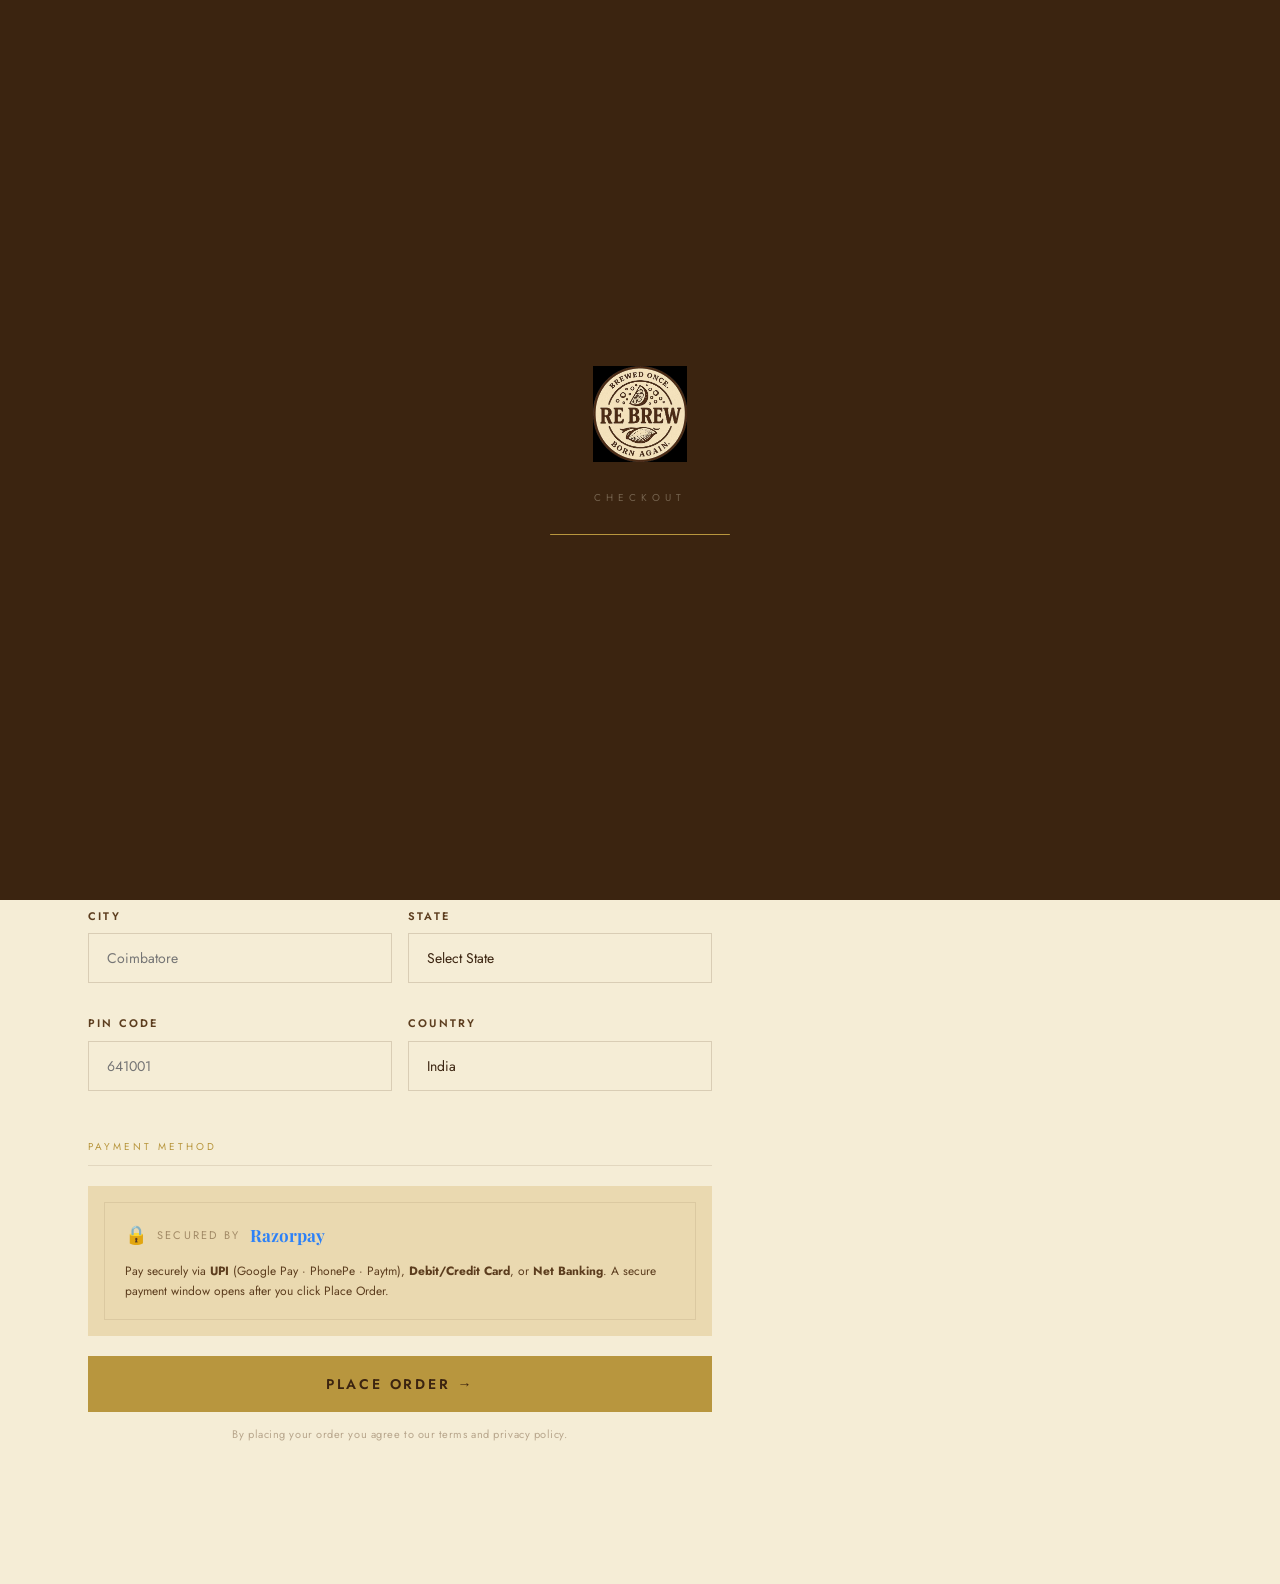
<file: checkout.html>
<!DOCTYPE html>
<html lang="en">
<head>
  <meta charset="UTF-8">
  <meta name="description" content="Secure checkout for ReBrew. Fast delivery across India. Pay via UPI, Card or Net Banking — powered by Razorpay.">
  <meta name="viewport" content="width=device-width, initial-scale=1.0">
  <title>Checkout — REBREW</title>
  <link rel="icon" type="image/png" href="assets/logos/rebrew-logo.png">
  <link rel="stylesheet" href="css/style.css">
  <link rel="stylesheet" href="css/animations.css">
  <link rel="stylesheet" href="css/responsive.css">
</head>
<body>
<div id="scroll-progress"></div>
<div class="grain-overlay" aria-hidden="true"></div>
<div class="cursor" aria-hidden="true"></div>
<div class="cursor-follower" aria-hidden="true"></div>
<div id="loader"><img src="assets/logos/rebrew-logo.png" alt="ReBrew" class="loader-logo"><p class="loader-text">Checkout</p><div class="loader-bar"><div class="loader-bar-fill"></div></div></div>

<nav class="navbar scrolled" style="position:relative;background:rgba(245,237,214,0.98);">
  <a href="index.html" class="nav-logo"><img src="assets/logos/rebrew-logo.png" alt="ReBrew"><span class="nav-logo-text">REBREW</span></a>
  <div style="font-family:var(--font-body);font-size:11px;letter-spacing:0.2em;text-transform:uppercase;color:var(--vintage-brown);">🔒 Secure Checkout</div>
</nav>

<div class="checkout-page">
  <div class="container">
    <div class="checkout-breadcrumb">
      <a href="cart.html">Cart</a>
      <span>›</span>
      <strong>Checkout</strong>
      <span>›</span>
      <span style="color:rgba(92,61,30,0.3)">Confirmation</span>
    </div>

    <!-- Success State -->
    <div class="order-success" id="order-success">
      <div class="success-icon">✦</div>
      <h2>Order Placed!</h2>
      <p>"Your brew is on its way. Time makes it worth the wait."</p>
      <p style="font-family:var(--font-body);font-size:14px;color:var(--vintage-brown);margin-bottom:32px;">We'll send a confirmation to your email shortly.</p>
      <a href="shop.html" class="btn btn-primary">Continue Shopping →</a>
    </div>

    <!-- Checkout Form -->
    <div id="checkout-form-wrap">
      <div class="checkout-layout">
        <!-- Left: Form -->
        <div class="checkout-form-section">
          <h2>Delivery Details</h2>

          <form class="checkout-form-el" id="checkout-form" novalidate>
            <!-- Contact -->
            <div class="section-divider">Contact Information</div>
            <div class="form-row">
              <div class="form-group">
                <label for="first-name">First Name</label>
                <input type="text" id="first-name" placeholder="Arjun" required>
              </div>
              <div class="form-group">
                <label for="last-name">Last Name</label>
                <input type="text" id="last-name" placeholder="Kumar" required>
              </div>
            </div>
            <div class="form-group">
              <label for="email">Email Address</label>
              <input type="email" id="email" placeholder="arjun@example.com" required>
            </div>
            <div class="form-group">
              <label for="phone">Phone Number</label>
              <input type="tel" id="phone" placeholder="+91 98765 43210" required>
            </div>

            <!-- Shipping -->
            <div class="section-divider">Shipping Address</div>
            <div class="form-group">
              <label for="address">Street Address</label>
              <input type="text" id="address" placeholder="12, Anna Nagar, 2nd Street" required>
            </div>
            <div class="form-row">
              <div class="form-group">
                <label for="city">City</label>
                <input type="text" id="city" placeholder="Coimbatore" required>
              </div>
              <div class="form-group">
                <label for="state">State</label>
                <select id="state" required>
                  <option value="">Select State</option>
                  <option>Tamil Nadu</option>
                  <option>Karnataka</option>
                  <option>Kerala</option>
                  <option>Andhra Pradesh</option>
                  <option>Telangana</option>
                  <option>Maharashtra</option>
                  <option>Delhi</option>
                  <option>Other</option>
                </select>
              </div>
            </div>
            <div class="form-row">
              <div class="form-group">
                <label for="pincode">PIN Code</label>
                <input type="text" id="pincode" placeholder="641001" maxlength="6" required>
              </div>
              <div class="form-group">
                <label for="country">Country</label>
                <input type="text" id="country" value="India" readonly>
              </div>
            </div>

            <!-- Payment -->
            <div class="section-divider">Payment Method</div>
            <!-- Razorpay handles payment method selection inside its modal.
                 No card fields needed here — Razorpay Checkout collects them securely. -->
            <div class="card-fields visible" id="card-fields" style="margin-bottom:20px;">
              <div style="background:var(--aged-paper);padding:18px 20px;border:1px solid rgba(92,61,30,0.1);">
                <div style="display:flex;align-items:center;gap:10px;margin-bottom:12px;">
                  <span style="font-size:18px;">🔒</span>
                  <span style="font-family:var(--font-body);font-size:11px;letter-spacing:0.2em;text-transform:uppercase;color:rgba(92,61,30,0.5);">Secured by</span>
                  <span style="font-family:var(--font-serif);font-weight:700;font-size:17px;color:#2D81F7;">Razorpay</span>
                </div>
                <p style="font-family:var(--font-body);font-size:12px;color:var(--vintage-brown);line-height:1.65;margin:0;">
                  Pay securely via <strong>UPI</strong> (Google Pay · PhonePe · Paytm),
                  <strong>Debit/Credit Card</strong>, or <strong>Net Banking</strong>.
                  A secure payment window opens after you click Place Order.
                </p>
              </div>
            </div>

            <button type="submit" class="btn btn-primary btn-glow" style="width:100%;justify-content:center;font-size:14px;padding:18px;" id="place-order-btn">
              Place Order →
            </button>

            <p style="font-family:var(--font-body);font-size:11px;color:rgba(92,61,30,0.4);text-align:center;margin-top:14px;letter-spacing:0.05em;">
              By placing your order you agree to our terms and privacy policy.
            </p>
          </form>
        </div>

        <!-- Right: Summary -->
        <div class="checkout-summary">
          <h3>Order Summary</h3>
          <div class="checkout-items-list">
            <!-- Populated by cart.js -->
          </div>

          <!-- Shipping line — updated live by calculateShipping() -->
          <div class="summary-item" style="margin-top:8px;">
            <span>Shipping</span>
            <span id="checkout-shipping-cost">—</span>
          </div>

          <div class="summary-total">
            <span>Grand Total</span>
            <strong class="checkout-total-value">₹0</strong>
          </div>

          <div style="margin-top:20px;padding-top:20px;border-top:1px solid rgba(92,61,30,0.1);">
            <div style="display:flex;align-items:flex-start;gap:12px;margin-bottom:14px;">
              <span style="font-size:18px;">🚚</span>
              <div>
                <p style="font-family:var(--font-body);font-size:12px;font-weight:600;color:var(--dark-brown);letter-spacing:0.05em;">Estimated Delivery</p>
                <p style="font-family:var(--font-body);font-size:13px;color:var(--vintage-brown);" id="checkout-delivery-estimate">Enter your city to see delivery time</p>
              </div>
            </div>
            <div style="display:flex;align-items:flex-start;gap:12px;">
              <span style="font-size:18px;">📦</span>
              <div>
                <p style="font-family:var(--font-body);font-size:12px;font-weight:600;color:var(--dark-brown);letter-spacing:0.05em;">Safe Packaging</p>
                <p style="font-family:var(--font-body);font-size:13px;color:var(--vintage-brown);">All bottles bubble-wrapped</p>
              </div>
            </div>
          </div>
          <div style="margin-top:24px;">
            <img src="assets/logos/rebrew-logo.png" alt="ReBrew" style="width:48px;opacity:0.25;display:block;margin:0 auto;">
          </div>
        </div>
      </div>
    </div>
  </div>
</div>

<!-- Razorpay Checkout SDK — must load before checkout.js -->
<script src="https://checkout.razorpay.com/v1/checkout.js"></script>
<script src="js/api.js"></script>
<script src="js/main.js"></script><script src="js/animations.js"></script><script src="js/cart.js"></script>
<script src="js/checkout.js"></script>
<script>
// selectPayment is only kept for future use — Razorpay handles
// payment method selection inside its own modal.
function selectPayment(el, type) {
  document.querySelectorAll('.payment-option').forEach(o => {
    o.classList.remove('selected');
    if (o.querySelector('input')) o.querySelector('input').checked = false;
  });
  el.classList.add('selected');
  if (el.querySelector('input')) el.querySelector('input').checked = true;
}
</script>
</body>
</html>
</file>
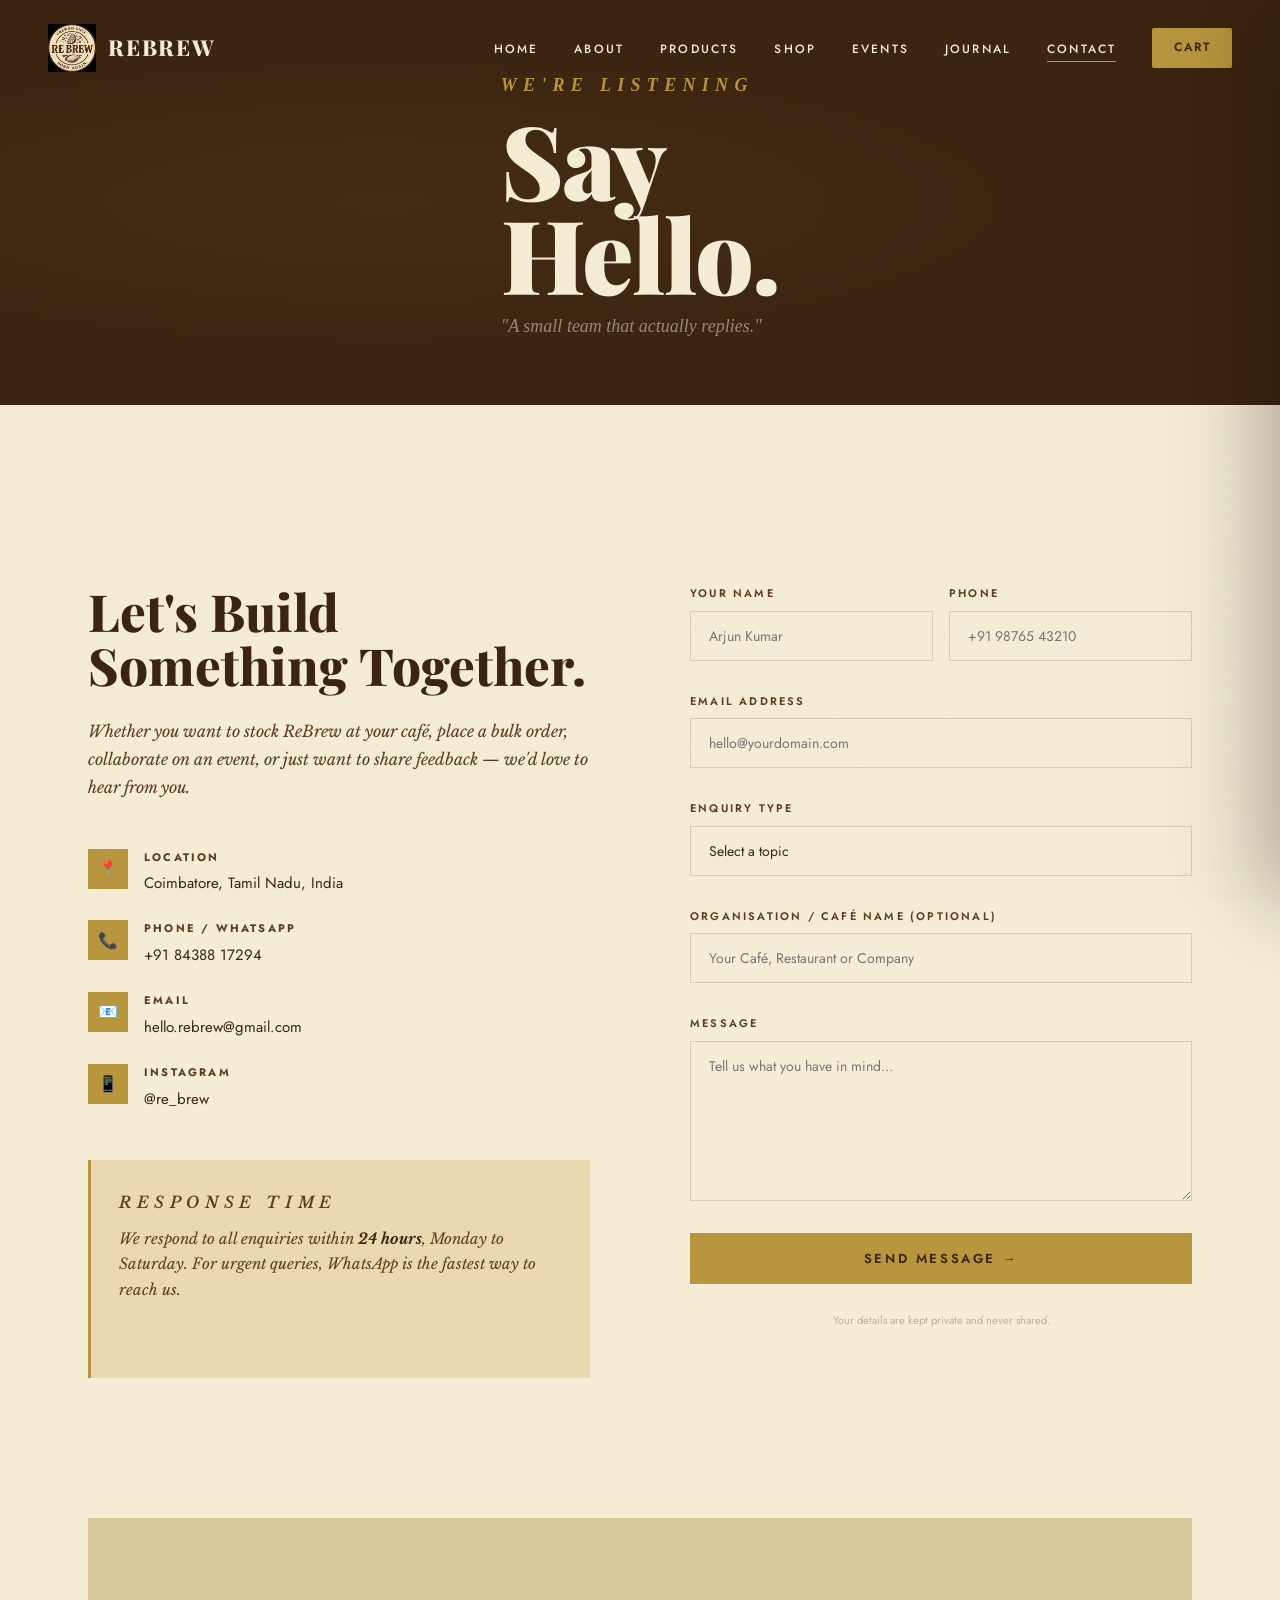
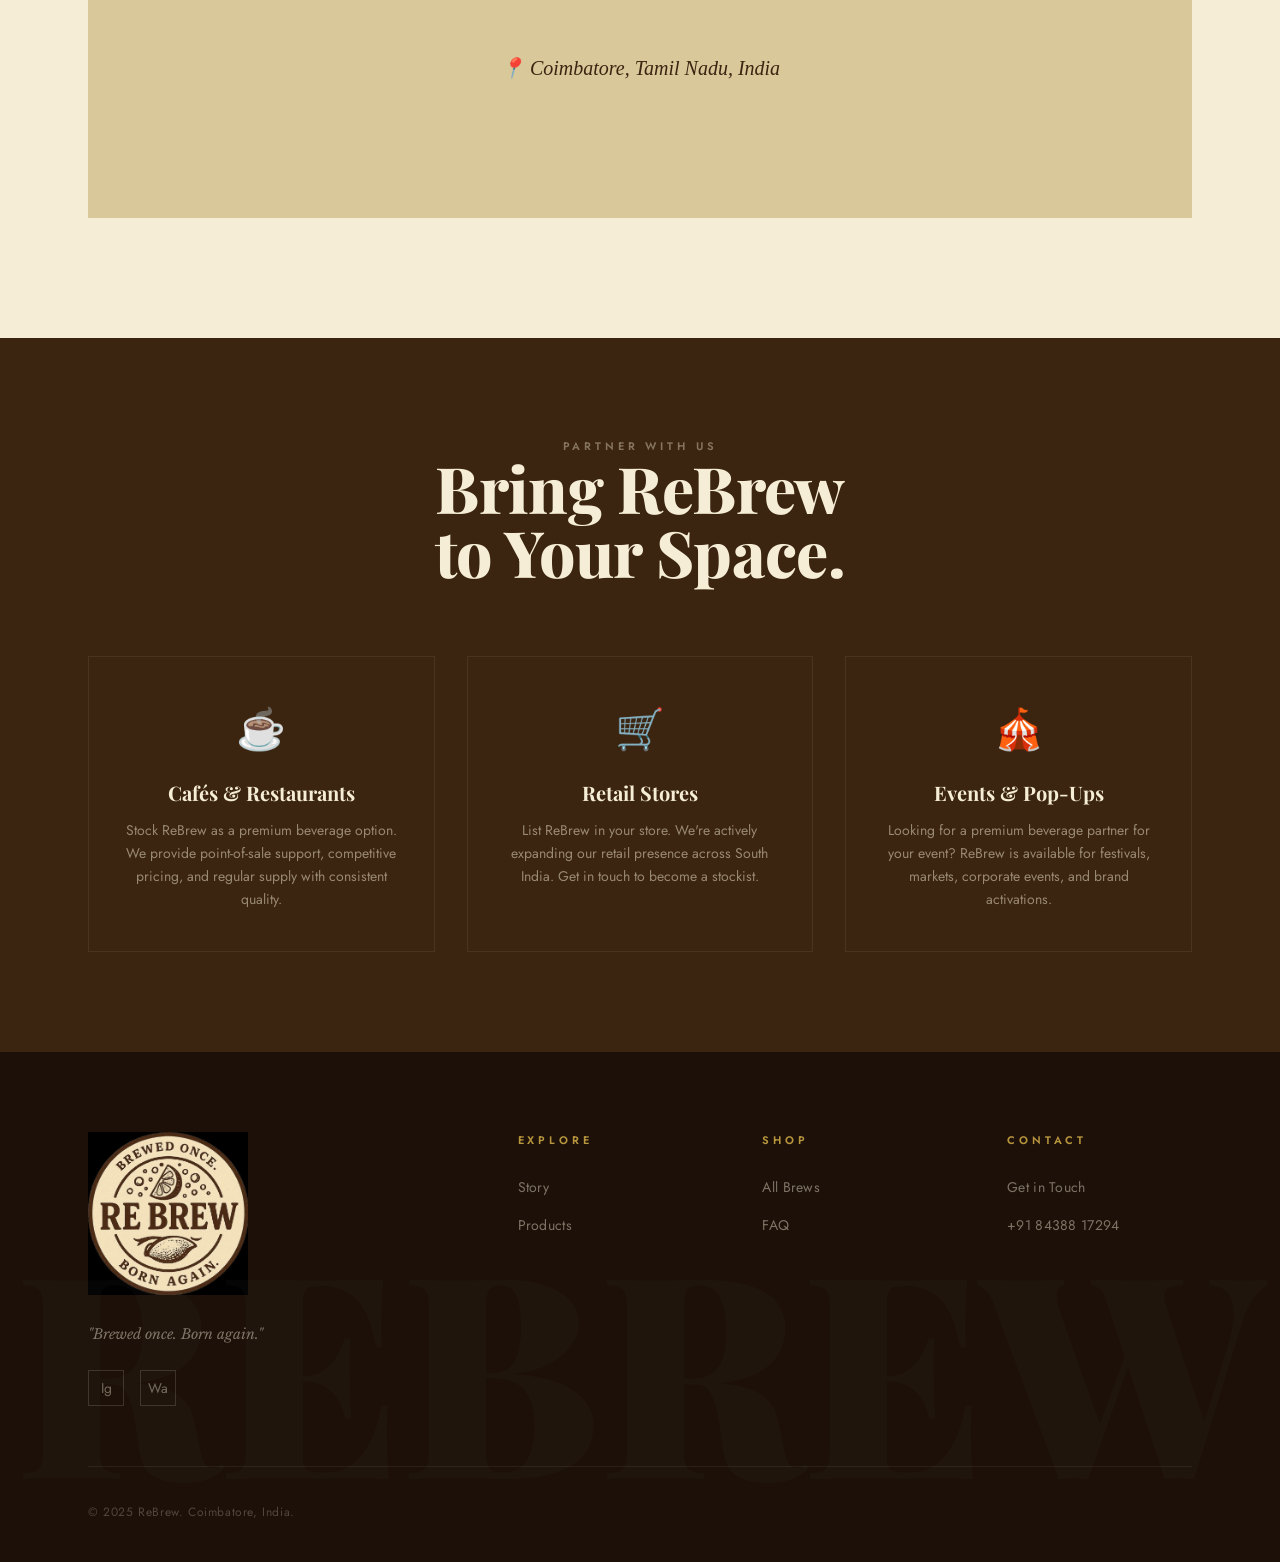
<file: contact.html>
<!DOCTYPE html>
<html lang="en">
<head>
  <meta charset="UTF-8">
  <meta name="viewport" content="width=device-width, initial-scale=1.0">
  <title>Contact — REBREW</title>
  <meta name="description" content="Get in touch with ReBrew. Partner with us, place bulk orders, or just say hello.">
  <link rel="icon" type="image/png" href="assets/logos/rebrew-logo.png">
  <link rel="stylesheet" href="css/style.css">
  <link rel="stylesheet" href="css/animations.css">
  <link rel="stylesheet" href="css/responsive.css">
</head>
<body>
<div id="scroll-progress"></div>
<div class="grain-overlay" aria-hidden="true"></div>
<div class="cursor" aria-hidden="true"></div>
<div class="cursor-follower" aria-hidden="true"></div>
<div id="loader"><img src="assets/logos/rebrew-logo.png" alt="ReBrew" class="loader-logo"><p class="loader-text">Say Hello</p><div class="loader-bar"><div class="loader-bar-fill"></div></div></div>
<div class="cart-overlay"></div>
<aside class="cart-drawer">
  <div class="cart-header"><h2>Your Cart</h2><button class="cart-close" aria-label="Close cart">✕</button></div>
  <div class="cart-items"></div>
  <div class="cart-footer"><div class="cart-total"><span>Total</span><strong>₹0</strong></div><a href="checkout.html" class="btn btn-primary" style="width:100%;justify-content:center;">Checkout</a></div>
</aside>
<nav class="navbar">
  <a href="index.html" class="nav-logo"><img src="assets/logos/rebrew-logo.png" alt="ReBrew"><span class="nav-logo-text">REBREW</span></a>
  <ul class="nav-links">
    <li><a href="index.html">Home</a></li><li><a href="about.html">About</a></li><li><a href="products.html">Products</a></li><li><a href="shop.html">Shop</a></li><li><a href="events.html">Events</a></li><li><a href="blog.html">Journal</a></li><li><a href="contact.html" class="active">Contact</a></li>
    <li><a href="#" class="nav-cart-btn" data-open-cart>Cart <span class="cart-count" aria-live="polite" style="display:none">0</span></a></li>
  </ul>
  <button class="nav-toggle" aria-label="Toggle menu" aria-expanded="false" aria-controls="mobile-menu"><span></span><span></span><span></span></button>
</nav>
<div class="mobile-menu" id="mobile-menu" role="dialog" aria-modal="true" aria-label="Navigation menu">
  <button class="mobile-menu-close" aria-label="Close menu">✕</button>
  <a href="index.html">Home</a>
  <a href="about.html">About</a>
  <a href="products.html">Products</a>
  <a href="shop.html">Shop</a>
  <a href="events.html">Events</a>
  <a href="blog.html">Journal</a>
  <a href="contact.html" class="active" aria-current="page">Contact</a>
  <a href="cart.html">Cart</a>
</div>

<section class="page-hero">
  <div class="container"><div class="page-hero-content">
    <p class="eyebrow" style="color:var(--dusty-gold);margin-bottom:12px">We're Listening</p>
    <h1 class="headline-xl" style="color:var(--cream)">Say<br>Hello.</h1>
    <p style="font-family:var(--font-fell);font-style:italic;color:rgba(245,237,214,0.5);font-size:18px;margin-top:12px">"A small team that actually replies."</p>
  </div></div>
</section>

<section class="contact-page bg-cream">
  <div class="container">
    <div class="contact-layout">
      <!-- Contact Info -->
      <div class="contact-info reveal-left">
        <h2>Let's Build<br>Something Together.</h2>
        <p>Whether you want to stock ReBrew at your café, place a bulk order, collaborate on an event, or just want to share feedback — we'd love to hear from you.</p>

        <div class="contact-details">
          <div class="contact-detail">
            <div class="contact-detail-icon">📍</div>
            <div class="contact-detail-text">
              <h4>Location</h4>
              <p>Coimbatore, Tamil Nadu, India</p>
            </div>
          </div>
          <div class="contact-detail">
            <div class="contact-detail-icon">📞</div>
            <div class="contact-detail-text">
              <h4>Phone / WhatsApp</h4>
              <p><a href="tel:+918438817294" style="color:var(--dark-brown);text-decoration:none;">+91 84388 17294</a></p>
            </div>
          </div>
          <div class="contact-detail">
            <div class="contact-detail-icon">📧</div>
            <div class="contact-detail-text">
              <h4>Email</h4>
              <p><a href="mailto:hello.rebrew@gmail.comn" style="color:var(--dark-brown);text-decoration:none;">hello.rebrew@gmail.com</a></p>
            </div>
          </div>
          <div class="contact-detail">
            <div class="contact-detail-icon">📱</div>
            <div class="contact-detail-text">
              <h4>Instagram</h4>
              <p><a href="#" style="color:var(--dark-brown);text-decoration:none;">@re_brew</a></p>
            </div>
          </div>
        </div>

        <div style="margin-top:48px;padding:28px;background:var(--aged-paper);border-left:3px solid var(--dusty-gold);">
          <p class="eyebrow" style="margin-bottom:10px">Response Time</p>
          <p style="font-family:var(--font-baskerville);font-style:italic;font-size:15px;color:var(--vintage-brown);line-height:1.7;">We respond to all enquiries within <strong style="color:var(--dark-brown)">24 hours</strong>, Monday to Saturday. For urgent queries, WhatsApp is the fastest way to reach us.</p>
        </div>
      </div>

      <!-- Contact Form -->
      <div class="reveal">
        <form class="contact-form contact-form-el" novalidate>
          <div style="display:grid;grid-template-columns:1fr 1fr;gap:16px;">
            <div class="form-group">
              <label for="c-name">Your Name</label>
              <input type="text" id="c-name" placeholder="Arjun Kumar" required>
            </div>
            <div class="form-group">
              <label for="c-phone">Phone</label>
              <input type="tel" id="c-phone" placeholder="+91 98765 43210">
            </div>
          </div>
          <div class="form-group">
            <label for="c-email">Email Address</label>
            <input type="email" id="c-email" placeholder="hello@yourdomain.com" required>
          </div>
          <div class="form-group">
            <label for="c-type">Enquiry Type</label>
            <select id="c-type">
              <option value="">Select a topic</option>
              <option>General Enquiry</option>
              <option>Wholesale / Trade Partnership</option>
              <option>Café / Restaurant Stocking</option>
              <option>Event Collaboration</option>
              <option>Press / Media</option>
              <option>Investor Relations</option>
              <option>Order Issue / Returns</option>
              <option>Other</option>
            </select>
          </div>
          <div class="form-group">
            <label for="c-org">Organisation / Café Name (Optional)</label>
            <input type="text" id="c-org" placeholder="Your Café, Restaurant or Company">
          </div>
          <div class="form-group">
            <label for="c-msg">Message</label>
            <textarea id="c-msg" rows="5" placeholder="Tell us what you have in mind..." required></textarea>
          </div>
          <button type="submit" class="btn btn-primary" style="width:100%;justify-content:center;font-size:13px;padding:16px;">
            Send Message →
          </button>
          <p style="font-family:var(--font-body);font-size:11px;color:rgba(92,61,30,0.35);text-align:center;margin-top:12px;">Your details are kept private and never shared.</p>
        </form>
      </div>
    </div>

    <!-- Map placeholder -->
    <div class="map-placeholder reveal"></div>
  </div>
</section>

<!-- Partner With Us -->
<section class="partner-section">
  <div class="container">
    <div class="section-header reveal">
      <p class="eyebrow" style="color:rgba(245,237,214,0.4)">Partner With Us</p>
      <h2 class="headline-lg" style="color:var(--cream)">Bring ReBrew<br>to Your Space.</h2>
    </div>
    <div class="partner-grid stagger-children">
      <div class="partner-card">
        <div class="partner-icon">☕</div>
        <h3>Cafés &amp; Restaurants</h3>
        <p>Stock ReBrew as a premium beverage option. We provide point-of-sale support, competitive pricing, and regular supply with consistent quality.</p>
      </div>
      <div class="partner-card">
        <div class="partner-icon">🛒</div>
        <h3>Retail Stores</h3>
        <p>List ReBrew in your store. We're actively expanding our retail presence across South India. Get in touch to become a stockist.</p>
      </div>
      <div class="partner-card">
        <div class="partner-icon">🎪</div>
        <h3>Events &amp; Pop-Ups</h3>
        <p>Looking for a premium beverage partner for your event? ReBrew is available for festivals, markets, corporate events, and brand activations.</p>
      </div>
    </div>
  </div>
</section>

<footer class="site-footer"><div class="container"><div class="footer-top"><div class="footer-brand"><img src="assets/logos/rebrew-logo.png" alt="ReBrew"><p>"Brewed once. Born again."</p><div class="footer-socials"><a href="#" class="footer-social">Ig</a><a href="#" class="footer-social">Wa</a></div></div><div class="footer-col"><h4>Explore</h4><ul><li><a href="about.html">Story</a></li><li><a href="products.html">Products</a></li></ul></div><div class="footer-col"><h4>Shop</h4><ul><li><a href="shop.html">All Brews</a></li><li><a href="faq.html">FAQ</a></li></ul></div><div class="footer-col"><h4>Contact</h4><ul><li><a href="contact.html">Get in Touch</a></li><li><a href="tel:+918438817294">+91 84388 17294</a></li></ul></div></div><div class="footer-bottom"><p>© 2025 ReBrew. Coimbatore, India.</p></div></div></footer>

<script src="js/main.js"></script><script src="js/animations.js"></script><script src="js/cart.js"></script>
</body>
</html>
</file>
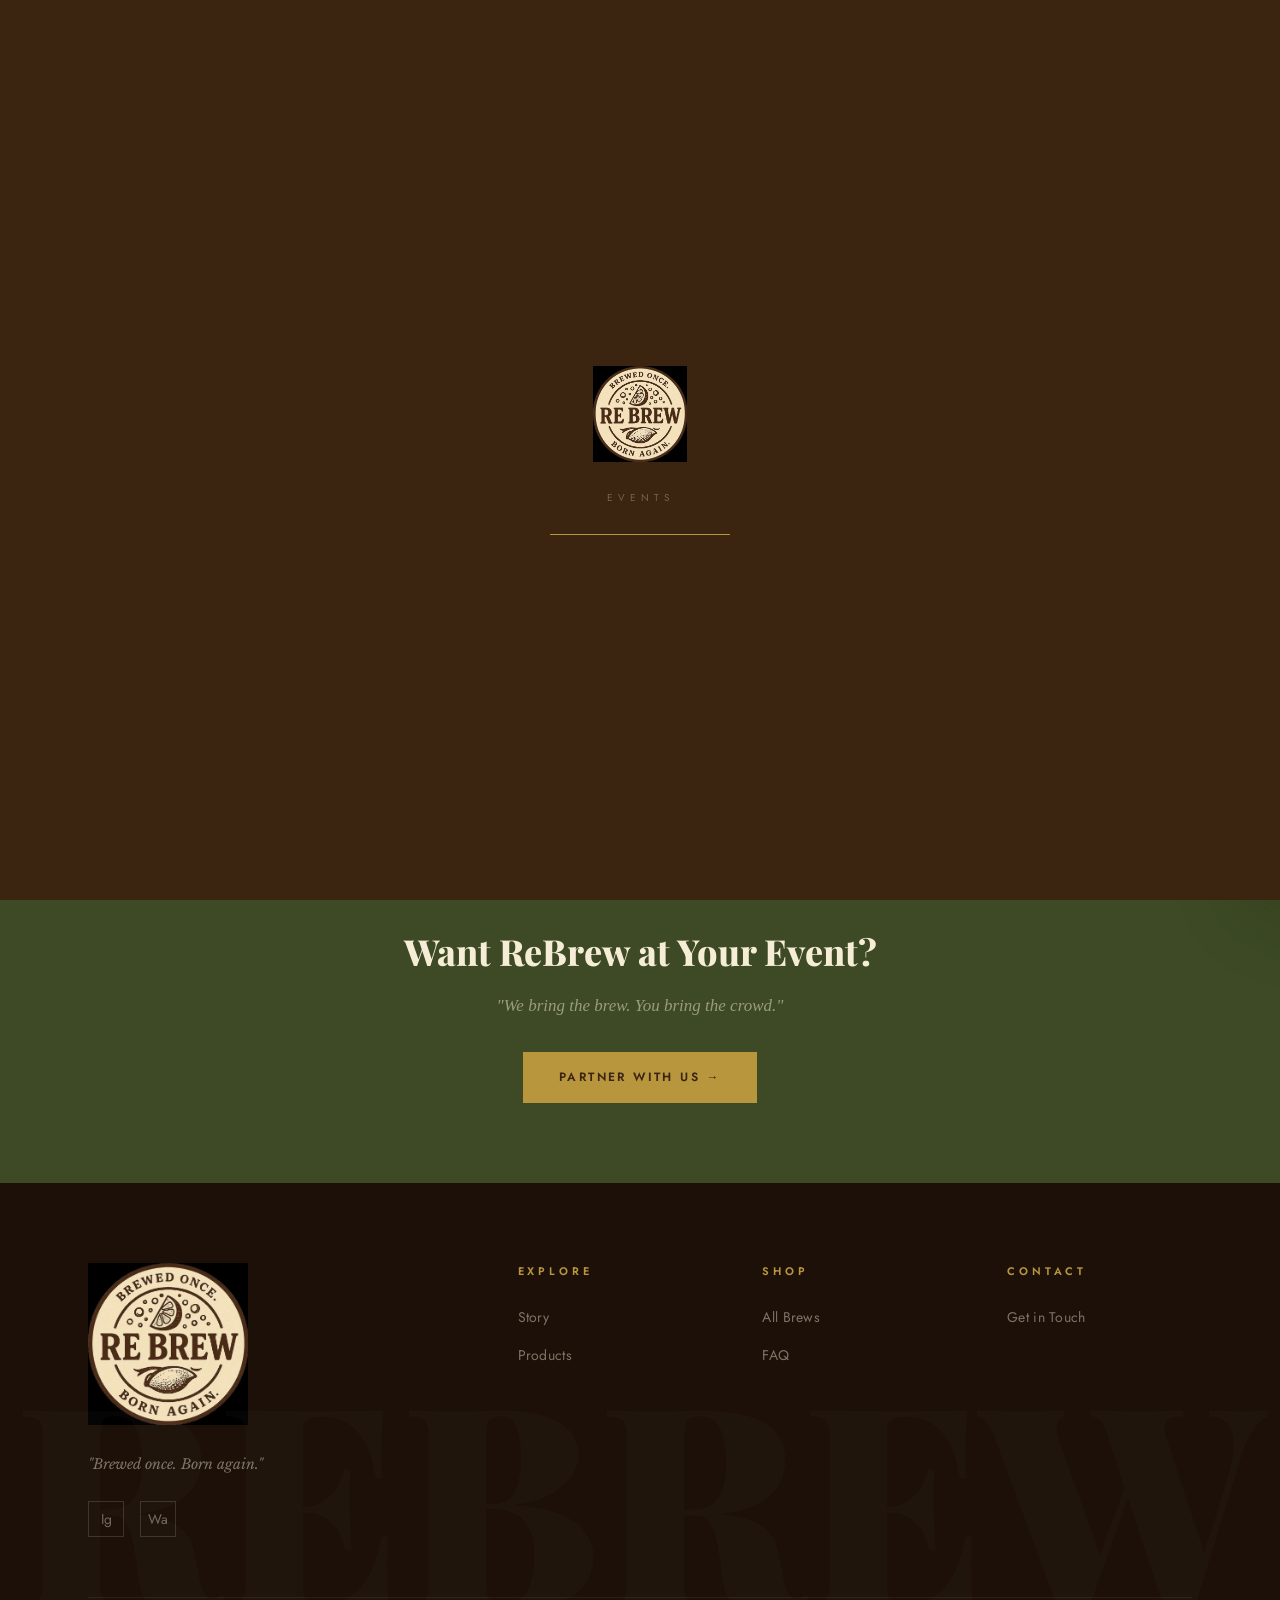
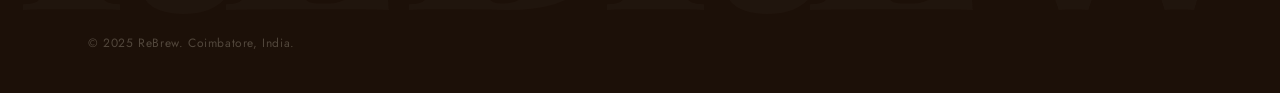
<file: events.html>
<!DOCTYPE html>
<html lang="en">
<head>
  <meta charset="UTF-8">
  <meta name="viewport" content="width=device-width, initial-scale=1.0">
  <title>Events — REBREW</title>
  <meta name="description" content="Find ReBrew at markets, festivals, tastings and pop-ups across South India.">
  <link rel="icon" type="image/png" href="assets/logos/rebrew-logo.png">
  <link rel="stylesheet" href="css/style.css">
  <link rel="stylesheet" href="css/animations.css">
  <link rel="stylesheet" href="css/responsive.css">
</head>
<body>
<div id="scroll-progress"></div>
<div class="grain-overlay" aria-hidden="true"></div>
<div class="cursor" aria-hidden="true"></div>
<div class="cursor-follower" aria-hidden="true"></div>
<div id="loader"><img src="assets/logos/rebrew-logo.png" alt="ReBrew" class="loader-logo"><p class="loader-text">Events</p><div class="loader-bar"><div class="loader-bar-fill"></div></div></div>
<div class="cart-overlay"></div>
<aside class="cart-drawer">
  <div class="cart-header"><h2>Your Cart</h2><button class="cart-close" aria-label="Close cart">✕</button></div>
  <div class="cart-items"></div>
  <div class="cart-footer"><div class="cart-total"><span>Total</span><strong>₹0</strong></div><a href="checkout.html" class="btn btn-primary" style="width:100%;justify-content:center;">Checkout</a></div>
</aside>
<nav class="navbar">
  <a href="index.html" class="nav-logo"><img src="assets/logos/rebrew-logo.png" alt="ReBrew"><span class="nav-logo-text">REBREW</span></a>
  <ul class="nav-links">
    <li><a href="index.html">Home</a></li><li><a href="about.html">About</a></li><li><a href="products.html">Products</a></li><li><a href="shop.html">Shop</a></li><li><a href="events.html" class="active">Events</a></li><li><a href="blog.html">Journal</a></li><li><a href="contact.html">Contact</a></li>
    <li><a href="#" class="nav-cart-btn" data-open-cart>Cart <span class="cart-count" aria-live="polite" style="display:none">0</span></a></li>
  </ul>
  <button class="nav-toggle" aria-label="Toggle menu" aria-expanded="false" aria-controls="mobile-menu"><span></span><span></span><span></span></button>
</nav>
<div class="mobile-menu" id="mobile-menu" role="dialog" aria-modal="true" aria-label="Navigation menu">
  <button class="mobile-menu-close" aria-label="Close menu">✕</button>
  <a href="index.html">Home</a>
  <a href="about.html">About</a>
  <a href="products.html">Products</a>
  <a href="shop.html">Shop</a>
  <a href="events.html" class="active" aria-current="page">Events</a>
  <a href="blog.html">Journal</a>
  <a href="contact.html">Contact</a>
  <a href="cart.html">Cart</a>
</div>

<section class="page-hero" style="background:linear-gradient(160deg,#1C2B15 0%,#3D4A25 60%,#2a1a0a 100%);">
  <div class="container"><div class="page-hero-content">
    <p class="eyebrow" style="color:var(--dusty-gold);margin-bottom:12px">Find Us In The Wild</p>
    <h1 class="headline-xl" style="color:var(--cream)">Events.</h1>
    <p style="font-family:var(--font-fell);font-style:italic;color:rgba(245,237,214,0.5);font-size:18px;margin-top:12px">"Come taste the story."</p>
  </div></div>
</section>

<section class="events-page bg-cream">
  <div class="container">
    <div class="events-tabs">
      <button class="events-tab active" data-tab="upcoming">Upcoming</button>
      <button class="events-tab" data-tab="past">Past Events</button>
    </div>

    <!-- Upcoming Events -->
    <!-- Upcoming Events -->
<div id="tab-upcoming">
  <div class="events-empty-state reveal">
    <div class="events-empty-icon">📅</div>

    <h3 class="events-empty-title">
      No Upcoming Events
    </h3>

    <p class="events-empty-text">
      We're currently brewing something exciting.
      Stay tuned for pop-ups, tasting sessions, collaborations, and community events coming soon.
    </p>

    <a href="contact.html" class="btn btn-primary">
      Stay Updated →
    </a>
  </div>
</div>

    <!-- Past Events -->
    <div id="tab-past" style="display:none;" class="past-events">
      <div class="event-card reveal" style="opacity:0.6;">
        <div class="event-date">
          <div class="event-month-label">Dec 2025</div>
          <div class="event-day-num">16</div>
        </div>
        <div class="event-info">
          <h3 class="event-title">Supper Club x Rebrew</h3>
          <div class="event-meta"><span class="event-meta-item">📍 Saravanampatti, Coimbatore</span><span class="event-meta-item">✅ Completed</span></div>
          <p class="event-desc">ReBrew partnered with a local Supper Club experience, where complimentary bottles were sponsored for guests attending the event..</p>
        </div>
        <div class="event-actions"><span class="event-type-pill">Completed</span></div>
      </div>
      <div class="event-card reveal" style="opacity:0.6;">
        <div class="event-date">
          <div class="event-month-label">June 2026</div>
          <div class="event-day-num">01 - 30</div>
        </div>
        <div class="event-info">
          <h3 class="event-title">Coastt x Rebrew</h3>
          <div class="event-meta"><span class="event-meta-item">📍 Karumathampatti, Coimbatore</span><span class="event-meta-item">✅ Completed</span></div>
          <p class="event-desc">ReBrew teamed up with Coastt HPC for their weekend kart racing championship, introducing our handcrafted fruit brews through an exclusive Pit Stop pop-up. Racers and spectators experienced ReBrew as the perfect way to cool down between laps</p>
        </div>
        <div class="event-actions"><span class="event-type-pill">Completed</span></div>
      </div>
    </div>
  </div>
</section>

<!-- Host Us CTA -->
<div class="events-cta">
  <div class="container reveal">
    <h3>Want ReBrew at Your Event?</h3>
    <p>"We bring the brew. You bring the crowd."</p>
    <a href="contact.html" class="btn btn-primary">Partner With Us →</a>
  </div>
</div>

<footer class="site-footer"><div class="container"><div class="footer-top"><div class="footer-brand"><img src="assets/logos/rebrew-logo.png" alt="ReBrew"><p>"Brewed once. Born again."</p><div class="footer-socials"><a href="https://www.instagram.com/re__brew?igsh=MXVpNTBldjRtdmx2dA%3D%3D&utm_source=qr" class="footer-social">Ig</a><a href="https://wa.me/8438817294" class="footer-social">Wa</a></div></div><div class="footer-col"><h4>Explore</h4><ul><li><a href="about.html">Story</a></li><li><a href="products.html">Products</a></li></ul></div><div class="footer-col"><h4>Shop</h4><ul><li><a href="shop.html">All Brews</a></li><li><a href="faq.html">FAQ</a></li></ul></div><div class="footer-col"><h4>Contact</h4><ul><li><a href="contact.html">Get in Touch</a></li></ul></div></div><div class="footer-bottom"><p>© 2025 ReBrew. Coimbatore, India.</p></div></div></footer>

<script src="js/main.js"></script><script src="js/animations.js"></script><script src="js/cart.js"></script>
<script>
document.querySelectorAll('.events-tab').forEach(tab => {
  tab.addEventListener('click', () => {
    document.querySelectorAll('.events-tab').forEach(t => t.classList.remove('active'));
    tab.classList.add('active');
    const target = tab.dataset.tab;
    document.getElementById('tab-upcoming').style.display = target === 'upcoming' ? '' : 'none';
    document.getElementById('tab-past').style.display = target === 'past' ? '' : 'none';
  });
});
</script>
</body>
</html>
</file>
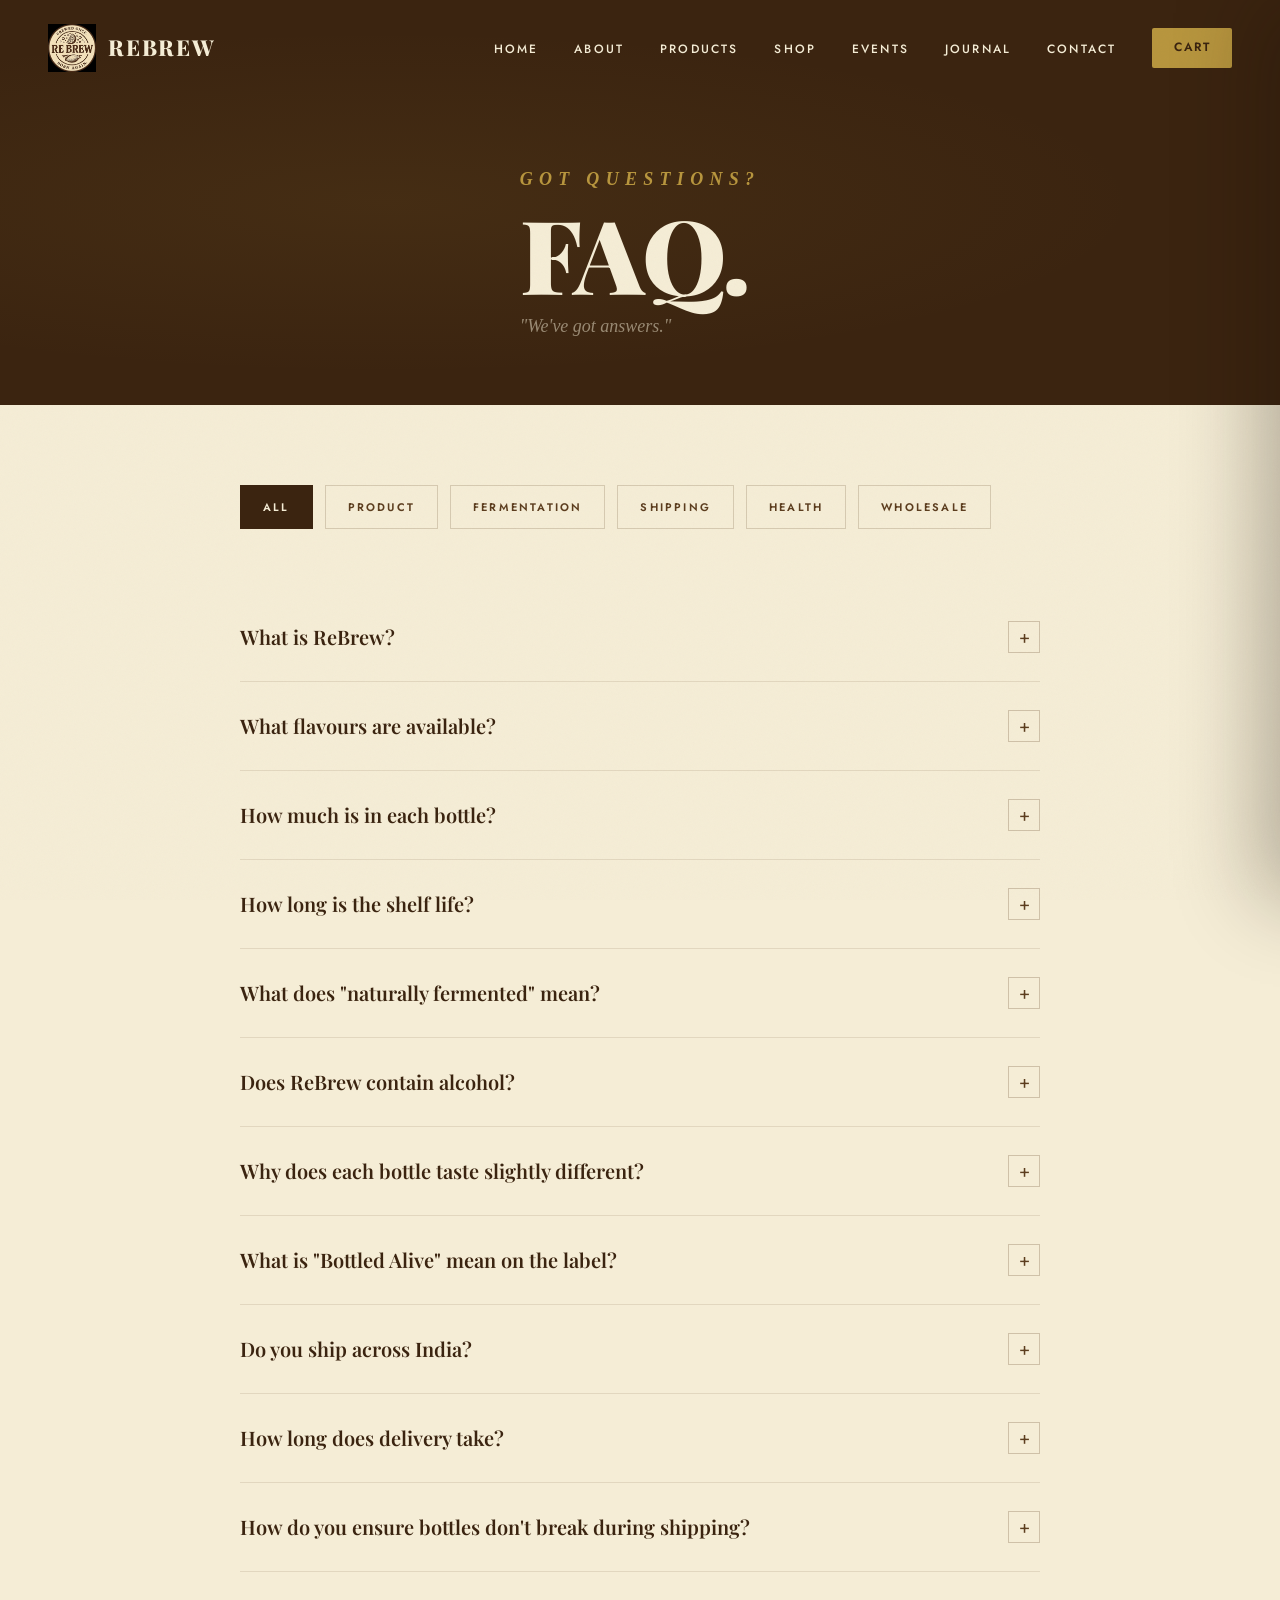
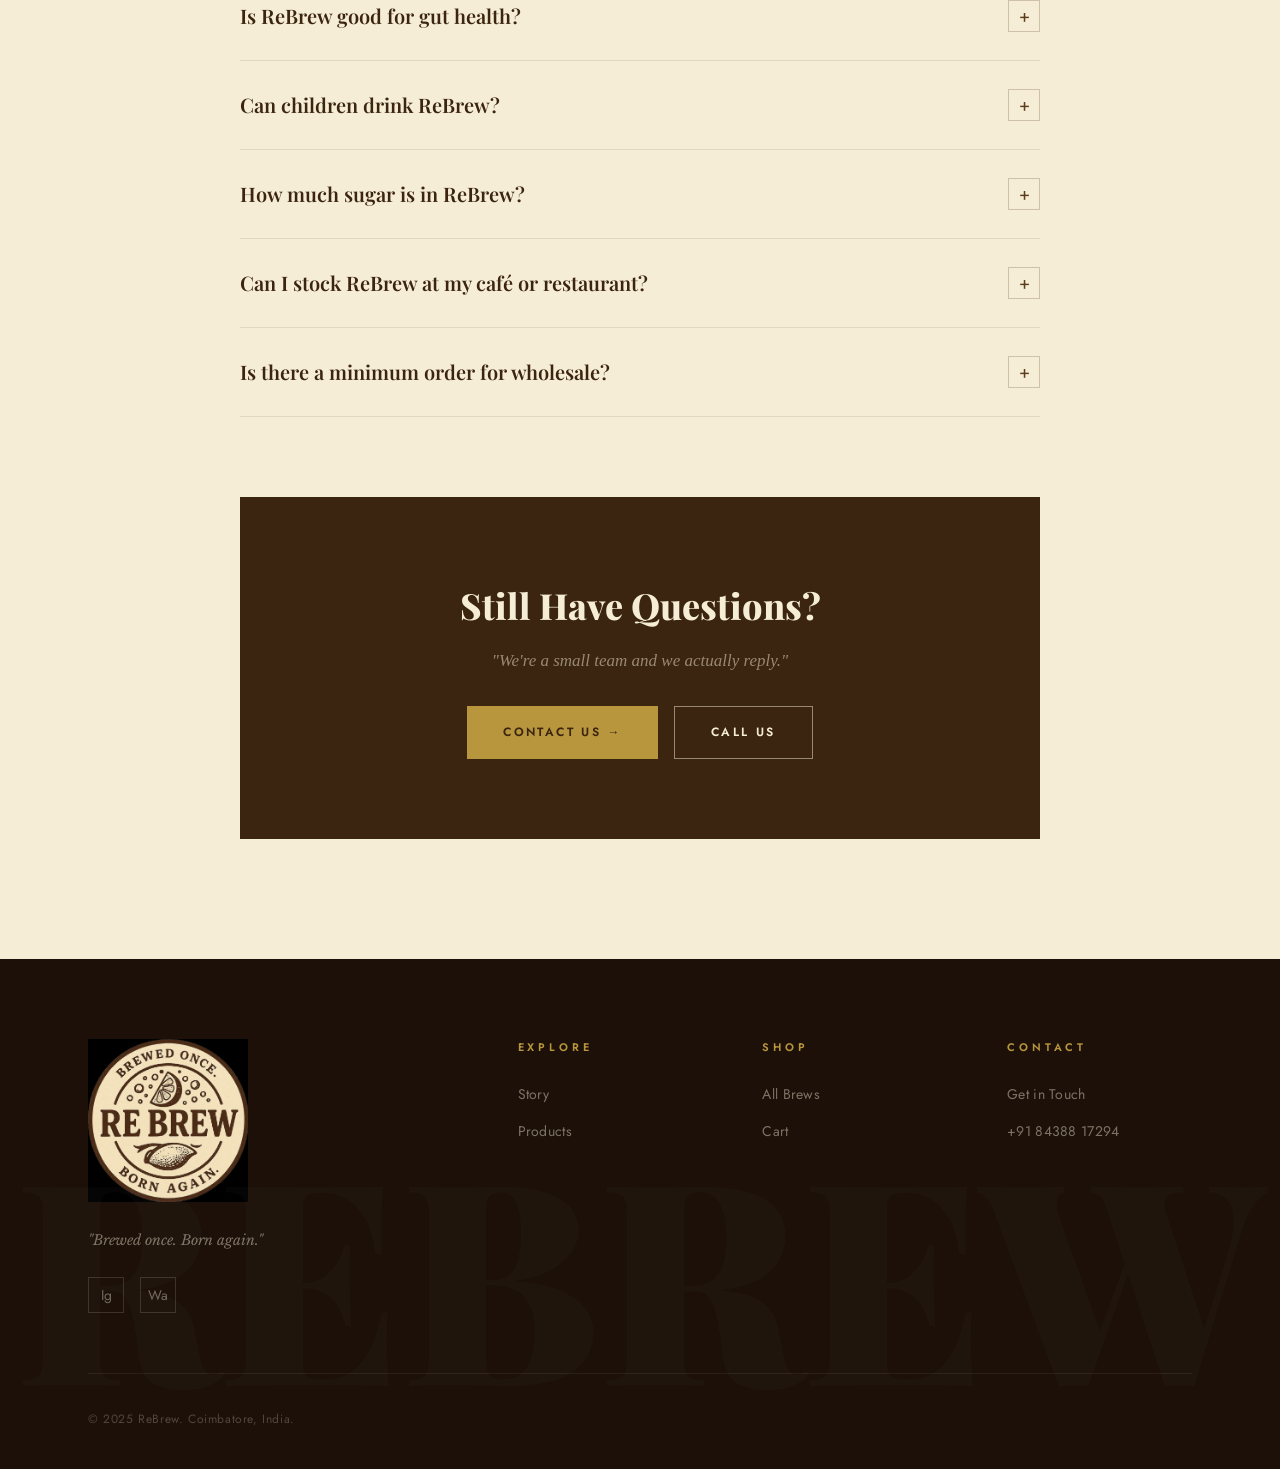
<file: faq.html>
<!DOCTYPE html>
<html lang="en">
<head>
  <meta charset="UTF-8">
  <meta name="viewport" content="width=device-width, initial-scale=1.0">
  <title>FAQ — REBREW</title>
  <meta name="description" content="Frequently asked questions about ReBrew. Learn about fermentation, shipping, ingredients and more.">
  <link rel="icon" type="image/png" href="assets/logos/rebrew-logo.png">
  <link rel="stylesheet" href="css/style.css">
  <link rel="stylesheet" href="css/animations.css">
  <link rel="stylesheet" href="css/responsive.css">
</head>
<body>
<div id="scroll-progress"></div>
<div class="grain-overlay" aria-hidden="true"></div>
<div class="cursor" aria-hidden="true"></div>
<div class="cursor-follower" aria-hidden="true"></div>
<div id="loader"><img src="assets/logos/rebrew-logo.png" alt="ReBrew" class="loader-logo"><p class="loader-text">FAQ</p><div class="loader-bar"><div class="loader-bar-fill"></div></div></div>
<div class="cart-overlay"></div>
<aside class="cart-drawer">
  <div class="cart-header"><h2>Your Cart</h2><button class="cart-close" aria-label="Close cart">✕</button></div>
  <div class="cart-items"></div>
  <div class="cart-footer"><div class="cart-total"><span>Total</span><strong>₹0</strong></div><a href="checkout.html" class="btn btn-primary" style="width:100%;justify-content:center;">Checkout</a></div>
</aside>
<nav class="navbar">
  <a href="index.html" class="nav-logo"><img src="assets/logos/rebrew-logo.png" alt="ReBrew"><span class="nav-logo-text">REBREW</span></a>
  <ul class="nav-links">
    <li><a href="index.html">Home</a></li><li><a href="about.html">About</a></li><li><a href="products.html">Products</a></li><li><a href="shop.html">Shop</a></li><li><a href="events.html">Events</a></li><li><a href="blog.html">Journal</a></li><li><a href="contact.html">Contact</a></li>
    <li><a href="#" class="nav-cart-btn" data-open-cart>Cart <span class="cart-count" aria-live="polite" style="display:none">0</span></a></li>
  </ul>
  <button class="nav-toggle" aria-label="Toggle menu" aria-expanded="false" aria-controls="mobile-menu"><span></span><span></span><span></span></button>
</nav>
<div class="mobile-menu" id="mobile-menu" role="dialog" aria-modal="true" aria-label="Navigation menu">
  <button class="mobile-menu-close" aria-label="Close menu">✕</button>
  <a href="index.html">Home</a>
  <a href="about.html">About</a>
  <a href="products.html">Products</a>
  <a href="shop.html">Shop</a>
  <a href="events.html">Events</a>
  <a href="blog.html">Journal</a>
  <a href="contact.html">Contact</a>
  <a href="cart.html">Cart</a>
</div>

<section class="page-hero">
  <div class="container"><div class="page-hero-content">
    <p class="eyebrow" style="color:var(--dusty-gold);margin-bottom:12px">Got Questions?</p>
    <h1 class="headline-xl" style="color:var(--cream)">FAQ.</h1>
    <p style="font-family:var(--font-fell);font-style:italic;color:rgba(245,237,214,0.5);font-size:18px;margin-top:12px">"We've got answers."</p>
  </div></div>
</section>

<section class="faq-page bg-cream">
  <div class="container">
    <div style="max-width:800px;margin:0 auto;">
      <div class="faq-categories reveal">
        <button class="faq-cat-btn active" data-cat="all">All</button>
        <button class="faq-cat-btn" data-cat="product">Product</button>
        <button class="faq-cat-btn" data-cat="fermentation">Fermentation</button>
        <button class="faq-cat-btn" data-cat="shipping">Shipping</button>
        <button class="faq-cat-btn" data-cat="health">Health</button>
        <button class="faq-cat-btn" data-cat="wholesale">Wholesale</button>
      </div>

      <div class="faq-list">
        <!-- Product -->
        <div class="faq-item reveal" data-cat="product">
          <div class="faq-question"><h3>What is ReBrew?</h3><div class="faq-icon">+</div></div>
          <div class="faq-answer"><p>ReBrew is a premium handcrafted fermented fruit soda — naturally carbonated, 0.0% alcohol, made with real fruit and no artificial additives. Each bottle is a small-batch brew with its own unique character.</p></div>
        </div>
        <div class="faq-item reveal" data-cat="product">
          <div class="faq-question"><h3>What flavours are available?</h3><div class="faq-icon">+</div></div>
          <div class="faq-answer"><p>We currently offer five flavours: Grape, Apple & Cinnamon, Ginger, Pineapple, and Mint. Each is brewed separately and has its own distinct tasting notes and character.</p></div>
        </div>
        <div class="faq-item reveal" data-cat="product">
          <div class="faq-question"><h3>How much is in each bottle?</h3><div class="faq-icon">+</div></div>
          <div class="faq-answer"><p>Each ReBrew bottle is 275ml — the perfect serving size. One bottle, one story.</p></div>
        </div>
        <div class="faq-item reveal" data-cat="product">
          <div class="faq-question"><h3>How long is the shelf life?</h3><div class="faq-icon">+</div></div>
          <div class="faq-answer"><p>ReBrew has a shelf life of 90 days from the bottling date. Because it's naturally fermented with no preservatives, it's best consumed fresh. Store in a cool, dark place and refrigerate after opening.</p></div>
        </div>

        <!-- Fermentation -->
        <div class="faq-item reveal" data-cat="fermentation">
          <div class="faq-question"><h3>What does "naturally fermented" mean?</h3><div class="faq-icon">+</div></div>
          <div class="faq-answer"><p>Natural fermentation means we use real fruit and time — no artificial carbonation or forced fermentation. The bubbles you taste are produced naturally by the fermentation process itself. This gives ReBrew its alive, wild character.</p></div>
        </div>
        <div class="faq-item reveal" data-cat="fermentation">
          <div class="faq-question"><h3>Does ReBrew contain alcohol?</h3><div class="faq-icon">+</div></div>
          <div class="faq-answer"><p>No. ReBrew is 0.0% alcohol. The fermentation process is carefully controlled to keep it fully non-alcoholic, making it suitable for everyone including children and those who abstain from alcohol.</p></div>
        </div>
        <div class="faq-item reveal" data-cat="fermentation">
          <div class="faq-question"><h3>Why does each bottle taste slightly different?</h3><div class="faq-icon">+</div></div>
          <div class="faq-answer"><p>That's the magic of small-batch fermentation. Natural processes create slight variations between batches — in carbonation level, tartness, and flavour depth. This is a feature, not a flaw. Every bottle genuinely has its own story.</p></div>
        </div>
        <div class="faq-item reveal" data-cat="fermentation">
          <div class="faq-question"><h3>What is "Bottled Alive" mean on the label?</h3><div class="faq-icon">+</div></div>
          <div class="faq-answer"><p>Bottled Alive means we seal each bottle at the peak of active fermentation, capturing live cultures and natural carbonation inside. The brew continues its subtle fermentation journey even in the bottle — hence, it's alive.</p></div>
        </div>

        <!-- Shipping -->
        <div class="faq-item reveal" data-cat="shipping">
          <div class="faq-question"><h3>Do you ship across India?</h3><div class="faq-icon">+</div></div>
          <div class="faq-answer"><p>Yes! We deliver pan-India. Shipping is free on orders above ₹1000. For orders below ₹1000, a flat shipping fee of ₹40 applies.</p></div>
        </div>
        <div class="faq-item reveal" data-cat="shipping">
          <div class="faq-question"><h3>How long does delivery take?</h3><div class="faq-icon">+</div></div>
          <div class="faq-answer"><p>Standard delivery is 3–5 business days across India. Orders from Coimbatore and nearby areas may arrive faster. You'll receive a tracking link once your order is dispatched.</p></div>
        </div>
        <div class="faq-item reveal" data-cat="shipping">
          <div class="faq-question"><h3>How do you ensure bottles don't break during shipping?</h3><div class="faq-icon">+</div></div>
          <div class="faq-answer"><p>All bottles are individually bubble-wrapped and packed in secure corrugated boxes. If anything arrives damaged, contact us within 24 hours with a photo and we'll replace it, no questions asked.</p></div>
        </div>

        <!-- Health -->
        <div class="faq-item reveal" data-cat="health">
          <div class="faq-question"><h3>Is ReBrew good for gut health?</h3><div class="faq-icon">+</div></div>
          <div class="faq-answer"><p>Naturally fermented drinks have been traditionally associated with gut-friendly benefits due to the presence of natural cultures. While ReBrew isn't a medical product, it's made without artificial additives, preservatives, or excess sugar — making it a far healthier choice than conventional sodas.</p></div>
        </div>
        <div class="faq-item reveal" data-cat="health">
          <div class="faq-question"><h3>Can children drink ReBrew?</h3><div class="faq-icon">+</div></div>
          <div class="faq-answer"><p>ReBrew is 0.0% alcohol and made with natural ingredients. However, as it's a fermented product with some tartness and natural cultures, we recommend it for ages 12 and above. When in doubt, consult with your physician.</p></div>
        </div>
        <div class="faq-item reveal" data-cat="health">
          <div class="faq-question"><h3>How much sugar is in ReBrew?</h3><div class="faq-icon">+</div></div>
          <div class="faq-answer"><p>ReBrew uses only the natural sugars present in fruit, which are partially consumed during fermentation. There's no added refined sugar, corn syrup, or artificial sweeteners. Exact nutritional info per flavour is available on our packaging.</p></div>
        </div>

        <!-- Wholesale -->
        <div class="faq-item reveal" data-cat="wholesale">
          <div class="faq-question"><h3>Can I stock ReBrew at my café or restaurant?</h3><div class="faq-icon">+</div></div>
          <div class="faq-answer"><p>Absolutely. We actively partner with cafés, restaurants, hotels, and retail stores. Reach out to us at hello.rebrew@gmail.com or via our <a href="contact.html" style="color:var(--dusty-gold);">contact page</a> with your details and we'll get back to you within 24 hours.</p></div>
        </div>
        <div class="faq-item reveal" data-cat="wholesale">
          <div class="faq-question"><h3>Is there a minimum order for wholesale?</h3><div class="faq-icon">+</div></div>
          <div class="faq-answer"><p>Yes. Wholesale orders start at a minimum of 24 bottles per order. We offer competitive pricing, dedicated support, and point-of-sale materials for our trade partners.</p></div>
        </div>
      </div>

      <!-- Still need help -->
      <div class="faq-still-help reveal">
        <h3>Still Have Questions?</h3>
        <p>"We're a small team and we actually reply."</p>
        <div style="display:flex;gap:16px;justify-content:center;flex-wrap:wrap;">
          <a href="contact.html" class="btn btn-primary">Contact Us →</a>
          <a href="tel:+918438817294" class="btn btn-outline">Call Us</a>
        </div>
      </div>
    </div>
  </div>
</section>

<footer class="site-footer"><div class="container"><div class="footer-top"><div class="footer-brand"><img src="assets/logos/rebrew-logo.png" alt="ReBrew"><p>"Brewed once. Born again."</p><div class="footer-socials"><a href="https://www.instagram.com/re__brew?igsh=MXVpNTBldjRtdmx2dA%3D%3D&utm_source=qr" class="footer-social">Ig</a><a href="https://wa.me/8438817294" class="footer-social">Wa</a></div></div><div class="footer-col"><h4>Explore</h4><ul><li><a href="about.html">Story</a></li><li><a href="products.html">Products</a></li></ul></div><div class="footer-col"><h4>Shop</h4><ul><li><a href="shop.html">All Brews</a></li><li><a href="cart.html">Cart</a></li></ul></div><div class="footer-col"><h4>Contact</h4><ul><li><a href="contact.html">Get in Touch</a></li><li><a href="tel:+918438817294">+91 84388 17294</a></li></ul></div></div><div class="footer-bottom"><p>© 2025 ReBrew. Coimbatore, India.</p></div></div></footer>

<script src="js/main.js"></script><script src="js/animations.js"></script><script src="js/cart.js"></script>
<script>
// FAQ category filter
document.querySelectorAll('.faq-cat-btn').forEach(btn => {
  btn.addEventListener('click', () => {
    document.querySelectorAll('.faq-cat-btn').forEach(b => b.classList.remove('active'));
    btn.classList.add('active');
    const cat = btn.dataset.cat;
    document.querySelectorAll('.faq-item').forEach(item => {
      item.style.display = (cat === 'all' || item.dataset.cat === cat) ? '' : 'none';
    });
  });
});
</script>
</body>
</html>
</file>
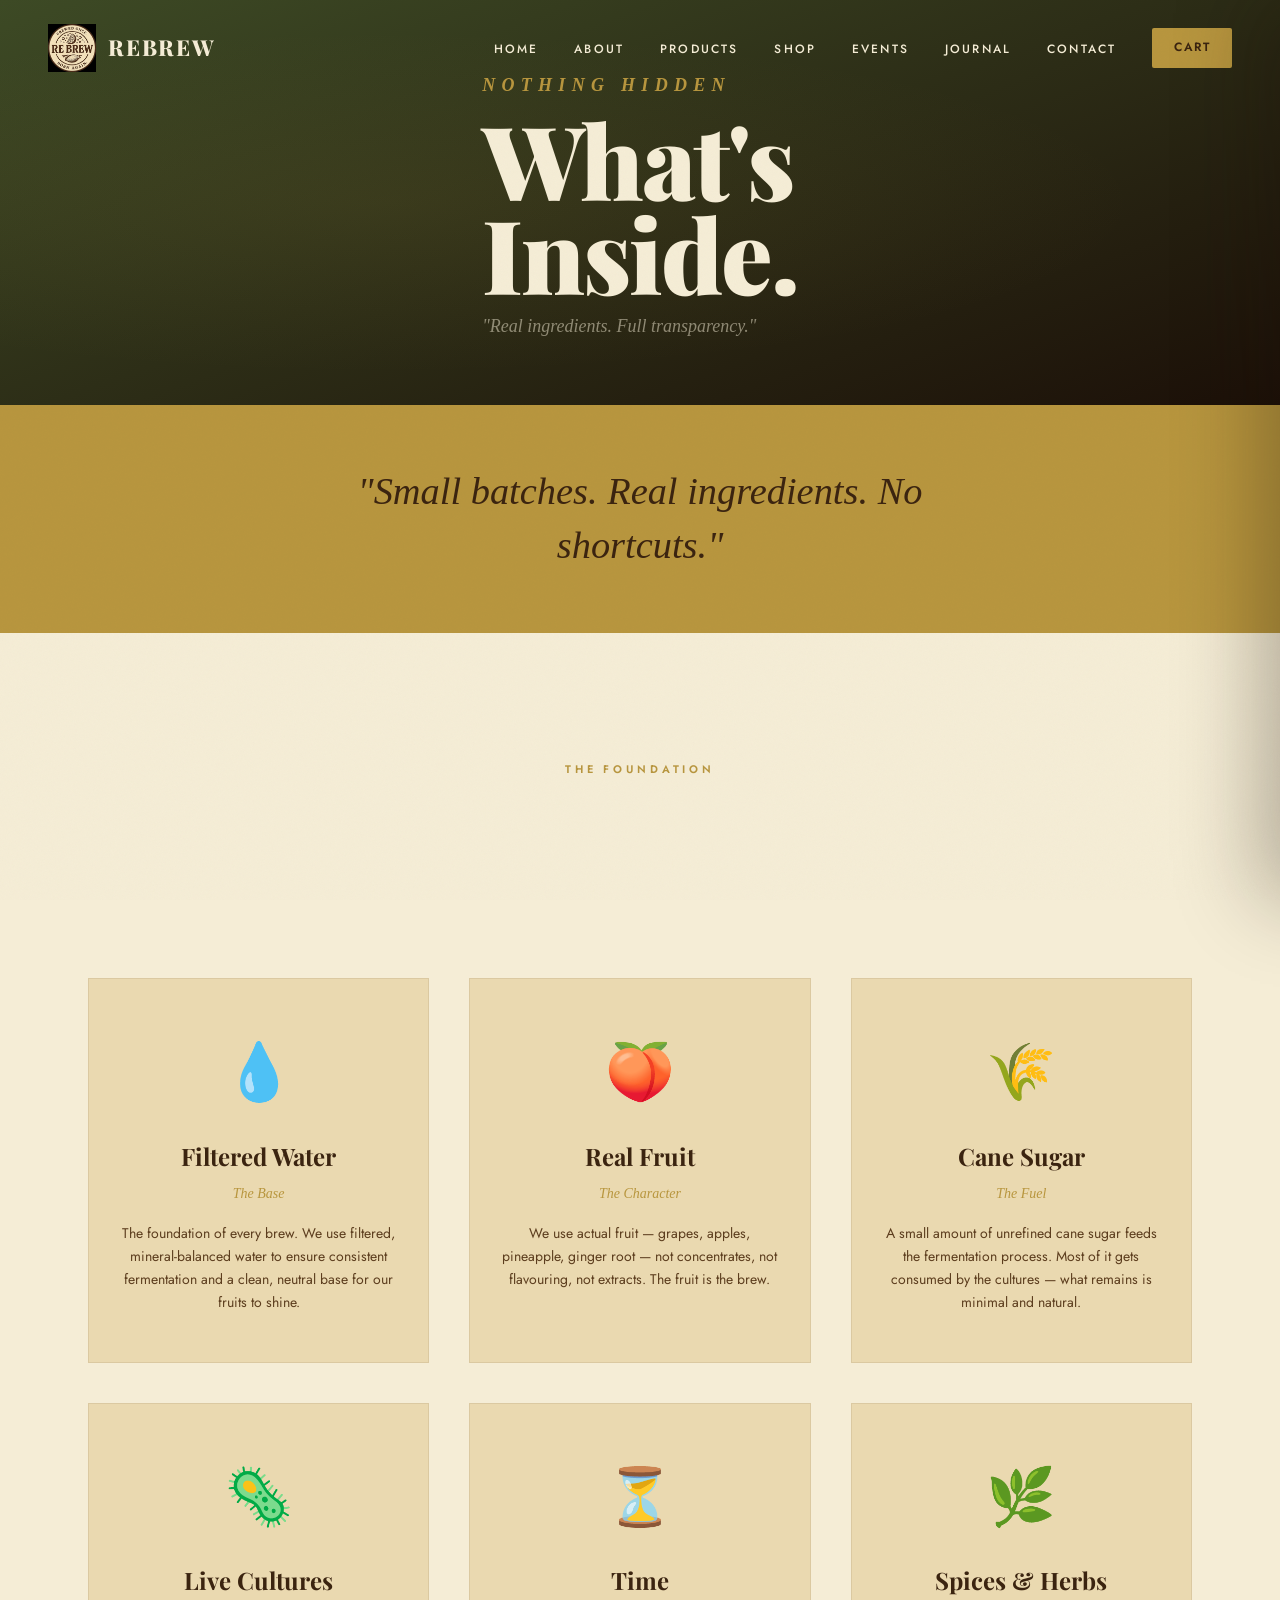
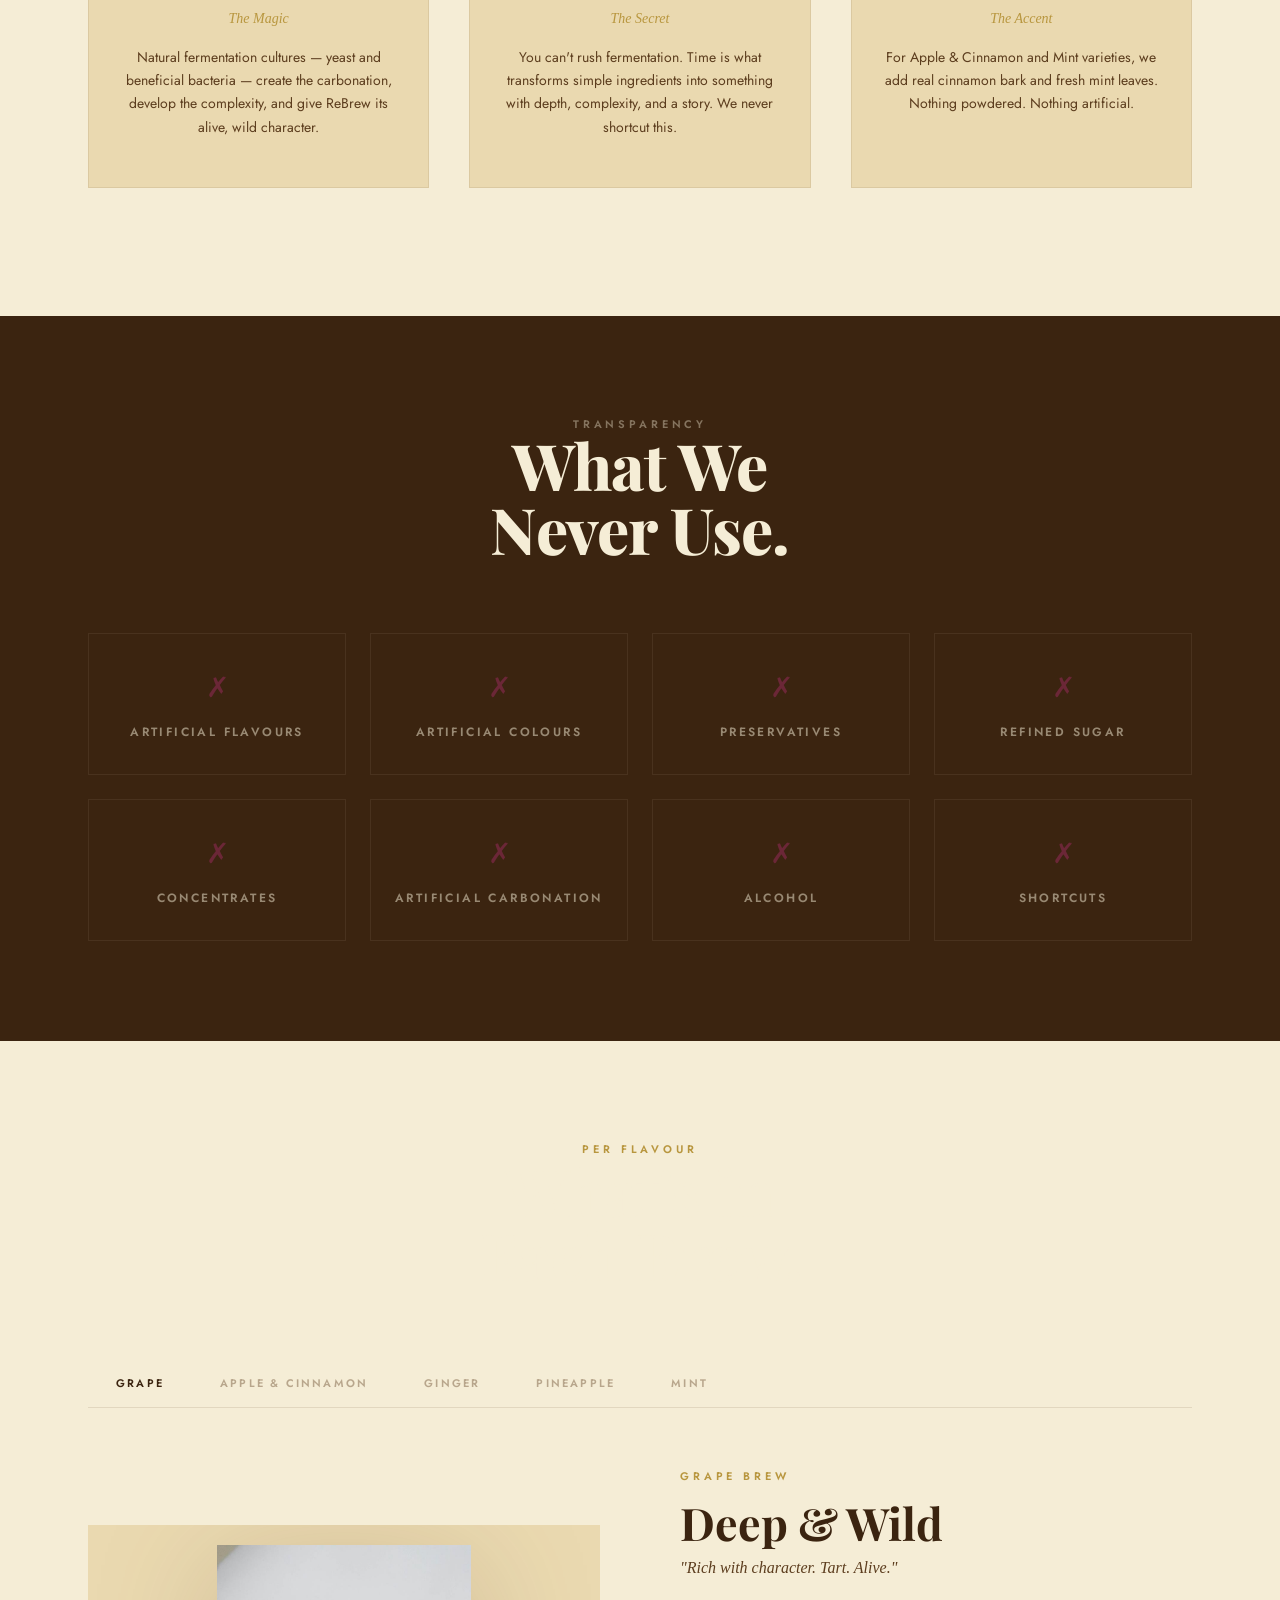
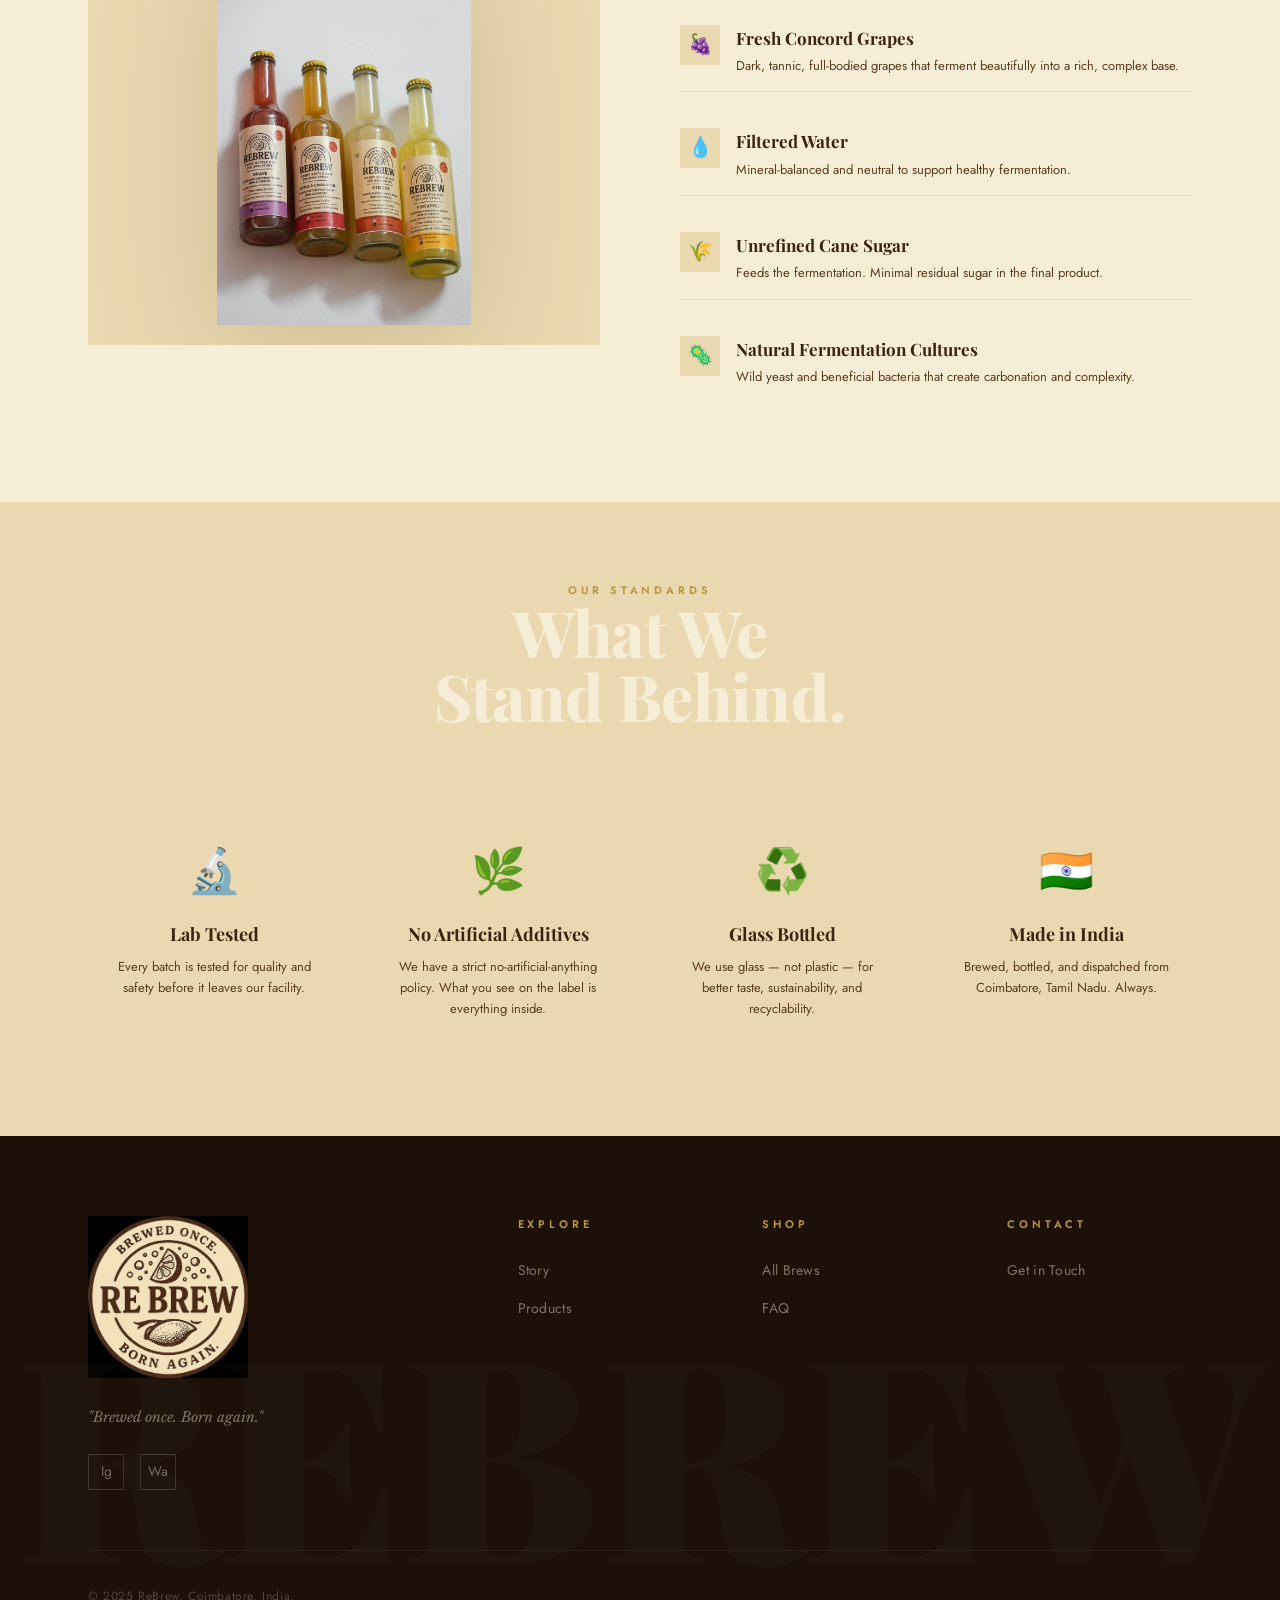
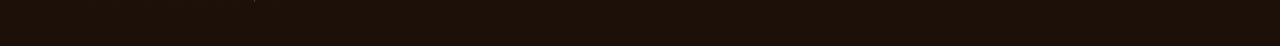
<file: ingredients.html>
<!DOCTYPE html>
<html lang="en">
<head>
  <meta charset="UTF-8">
  <meta name="viewport" content="width=device-width, initial-scale=1.0">
  <title>Ingredients — REBREW</title>
  <meta name="description" content="Everything inside a ReBrew bottle. Real fruit, natural fermentation, no shortcuts.">
  <link rel="icon" type="image/png" href="assets/logos/rebrew-logo.png">
  <link rel="stylesheet" href="css/style.css">
  <link rel="stylesheet" href="css/animations.css">
  <link rel="stylesheet" href="css/responsive.css">
</head>
<body>
<div id="scroll-progress"></div>
<div class="grain-overlay" aria-hidden="true"></div>
<div class="cursor" aria-hidden="true"></div>
<div class="cursor-follower" aria-hidden="true"></div>
<div id="loader"><img src="assets/logos/rebrew-logo.png" alt="ReBrew" class="loader-logo"><p class="loader-text">What's Inside</p><div class="loader-bar"><div class="loader-bar-fill"></div></div></div>
<div class="cart-overlay"></div>
<aside class="cart-drawer">
  <div class="cart-header"><h2>Your Cart</h2><button class="cart-close" aria-label="Close cart">✕</button></div>
  <div class="cart-items"></div>
  <div class="cart-footer"><div class="cart-total"><span>Total</span><strong>₹0</strong></div><a href="checkout.html" class="btn btn-primary" style="width:100%;justify-content:center;">Checkout</a></div>
</aside>
<nav class="navbar">
  <a href="index.html" class="nav-logo"><img src="assets/logos/rebrew-logo.png" alt="ReBrew"><span class="nav-logo-text">REBREW</span></a>
  <ul class="nav-links">
    <li><a href="index.html">Home</a></li><li><a href="about.html">About</a></li><li><a href="products.html">Products</a></li><li><a href="shop.html">Shop</a></li><li><a href="events.html">Events</a></li><li><a href="blog.html">Journal</a></li><li><a href="contact.html">Contact</a></li>
    <li><a href="#" class="nav-cart-btn" data-open-cart>Cart <span class="cart-count" aria-live="polite" style="display:none">0</span></a></li>
  </ul>
  <button class="nav-toggle" aria-label="Toggle menu" aria-expanded="false" aria-controls="mobile-menu"><span></span><span></span><span></span></button>
</nav>
<div class="mobile-menu" id="mobile-menu" role="dialog" aria-modal="true" aria-label="Navigation menu">
  <button class="mobile-menu-close" aria-label="Close menu">✕</button>
  <a href="index.html">Home</a>
  <a href="about.html">About</a>
  <a href="products.html">Products</a>
  <a href="shop.html">Shop</a>
  <a href="events.html">Events</a>
  <a href="blog.html">Journal</a>
  <a href="contact.html">Contact</a>
  <a href="cart.html">Cart</a>
</div>

<section class="page-hero" style="background:linear-gradient(160deg,var(--dark-olive) 0%,var(--ink) 100%);">
  <div class="container"><div class="page-hero-content">
    <p class="eyebrow" style="color:var(--dusty-gold);margin-bottom:12px">Nothing Hidden</p>
    <h1 class="headline-xl" style="color:var(--cream)">What's<br>Inside.</h1>
    <p style="font-family:var(--font-fell);font-style:italic;color:rgba(245,237,214,0.5);font-size:18px;margin-top:12px">"Real ingredients. Full transparency."</p>
  </div></div>
</section>

<!-- Hero quote -->
<div class="ingredients-hero-quote">
  <div class="container reveal">
    <blockquote>"Small batches. Real ingredients. No shortcuts."</blockquote>
  </div>
</div>

<!-- Core ingredients -->
<section class="ingredients-showcase">
  <div class="container">
    <div class="section-header reveal">
      <p class="eyebrow">The Foundation</p>
      <h2 class="headline-lg">Every Bottle<br>Starts Here.</h2>
    </div>
    <div class="ingredient-grid stagger-children">
      <div class="ingredient-card">
        <div class="ingredient-icon">💧</div>
        <h3 class="ingredient-name">Filtered Water</h3>
        <p class="ingredient-latin">The Base</p>
        <p class="ingredient-desc">The foundation of every brew. We use filtered, mineral-balanced water to ensure consistent fermentation and a clean, neutral base for our fruits to shine.</p>
      </div>
      <div class="ingredient-card">
        <div class="ingredient-icon">🍑</div>
        <h3 class="ingredient-name">Real Fruit</h3>
        <p class="ingredient-latin">The Character</p>
        <p class="ingredient-desc">We use actual fruit — grapes, apples, pineapple, ginger root — not concentrates, not flavouring, not extracts. The fruit is the brew.</p>
      </div>
      <div class="ingredient-card">
        <div class="ingredient-icon">🌾</div>
        <h3 class="ingredient-name">Cane Sugar</h3>
        <p class="ingredient-latin">The Fuel</p>
        <p class="ingredient-desc">A small amount of unrefined cane sugar feeds the fermentation process. Most of it gets consumed by the cultures — what remains is minimal and natural.</p>
      </div>
      <div class="ingredient-card">
        <div class="ingredient-icon">🦠</div>
        <h3 class="ingredient-name">Live Cultures</h3>
        <p class="ingredient-latin">The Magic</p>
        <p class="ingredient-desc">Natural fermentation cultures — yeast and beneficial bacteria — create the carbonation, develop the complexity, and give ReBrew its alive, wild character.</p>
      </div>
      <div class="ingredient-card">
        <div class="ingredient-icon">⏳</div>
        <h3 class="ingredient-name">Time</h3>
        <p class="ingredient-latin">The Secret</p>
        <p class="ingredient-desc">You can't rush fermentation. Time is what transforms simple ingredients into something with depth, complexity, and a story. We never shortcut this.</p>
      </div>
      <div class="ingredient-card">
        <div class="ingredient-icon">🌿</div>
        <h3 class="ingredient-name">Spices & Herbs</h3>
        <p class="ingredient-latin">The Accent</p>
        <p class="ingredient-desc">For Apple & Cinnamon and Mint varieties, we add real cinnamon bark and fresh mint leaves. Nothing powdered. Nothing artificial.</p>
      </div>
    </div>
  </div>
</section>

<!-- What we don't use -->
<section class="what-we-dont">
  <div class="container">
    <div class="section-header reveal">
      <p class="eyebrow" style="color:rgba(245,237,214,0.4)">Transparency</p>
      <h2 class="headline-lg" style="color:var(--cream)">What We<br>Never Use.</h2>
    </div>
    <div class="dont-grid stagger-children">
      <div class="dont-item"><span class="cross">✗</span><h4>Artificial Flavours</h4></div>
      <div class="dont-item"><span class="cross">✗</span><h4>Artificial Colours</h4></div>
      <div class="dont-item"><span class="cross">✗</span><h4>Preservatives</h4></div>
      <div class="dont-item"><span class="cross">✗</span><h4>Refined Sugar</h4></div>
      <div class="dont-item"><span class="cross">✗</span><h4>Concentrates</h4></div>
      <div class="dont-item"><span class="cross">✗</span><h4>Artificial Carbonation</h4></div>
      <div class="dont-item"><span class="cross">✗</span><h4>Alcohol</h4></div>
      <div class="dont-item"><span class="cross">✗</span><h4>Shortcuts</h4></div>
    </div>
  </div>
</section>

<!-- Per-flavour breakdown -->
<section class="flavor-breakdown">
  <div class="container">
    <div class="section-header reveal">
      <p class="eyebrow">Per Flavour</p>
      <h2 class="headline-lg">What's in<br>Each Brew.</h2>
    </div>

    <div class="flavor-tab-nav">
      <button class="flavor-tab-btn active" data-panel="grape">Grape</button>
      <button class="flavor-tab-btn" data-panel="apple">Apple &amp; Cinnamon</button>
      <button class="flavor-tab-btn" data-panel="ginger">Ginger</button>
      <button class="flavor-tab-btn" data-panel="pineapple">Pineapple</button>
      <button class="flavor-tab-btn" data-panel="mint">Mint</button>
    </div>

    <div id="panel-grape" class="flavor-panel active">
      <div class="flavor-panel-img img-reveal-wrap"><img src="assets/images/bottles-lineup.png" alt="Grape Brew" loading="lazy"></div>
      <div>
        <p class="eyebrow" style="margin-bottom:12px">Grape Brew</p>
        <h3 class="headline-md" style="margin-bottom:8px;color:var(--dark-brown)">Deep &amp; Wild</h3>
        <p style="font-family:var(--font-fell);font-style:italic;font-size:16px;color:var(--vintage-brown);margin-bottom:28px;">"Rich with character. Tart. Alive."</p>
        <div class="ingredient-list">
          <div class="ingredient-item"><div class="ingredient-item-icon">🍇</div><div class="ingredient-item-info"><h4>Fresh Concord Grapes</h4><p>Dark, tannic, full-bodied grapes that ferment beautifully into a rich, complex base.</p></div></div>
          <div class="ingredient-item"><div class="ingredient-item-icon">💧</div><div class="ingredient-item-info"><h4>Filtered Water</h4><p>Mineral-balanced and neutral to support healthy fermentation.</p></div></div>
          <div class="ingredient-item"><div class="ingredient-item-icon">🌾</div><div class="ingredient-item-info"><h4>Unrefined Cane Sugar</h4><p>Feeds the fermentation. Minimal residual sugar in the final product.</p></div></div>
          <div class="ingredient-item"><div class="ingredient-item-icon">🦠</div><div class="ingredient-item-info"><h4>Natural Fermentation Cultures</h4><p>Wild yeast and beneficial bacteria that create carbonation and complexity.</p></div></div>
        </div>
      </div>
    </div>

    <div id="panel-apple" class="flavor-panel">
      <div class="flavor-panel-img img-reveal-wrap"><img src="assets/images/bottles-lineup.png" alt="Apple Cinnamon Brew" loading="lazy"></div>
      <div>
        <p class="eyebrow" style="margin-bottom:12px">Apple &amp; Cinnamon Brew</p>
        <h3 class="headline-md" style="margin-bottom:8px;color:var(--dark-brown)">Warm &amp; Spiced</h3>
        <p style="font-family:var(--font-fell);font-style:italic;font-size:16px;color:var(--vintage-brown);margin-bottom:28px;">"Autumn in a bottle."</p>
        <div class="ingredient-list">
          <div class="ingredient-item"><div class="ingredient-item-icon">🍎</div><div class="ingredient-item-info"><h4>Fresh Apples</h4><p>Crisp, tart orchard apples fermented to develop natural sweetness and depth.</p></div></div>
          <div class="ingredient-item"><div class="ingredient-item-icon">🪵</div><div class="ingredient-item-info"><h4>Aged Cinnamon Bark</h4><p>Real Sri Lankan cinnamon bark — not powder — steeped through the fermentation process.</p></div></div>
          <div class="ingredient-item"><div class="ingredient-item-icon">💧</div><div class="ingredient-item-info"><h4>Filtered Water</h4><p>Clean and balanced to carry the warm spice profile.</p></div></div>
          <div class="ingredient-item"><div class="ingredient-item-icon">🦠</div><div class="ingredient-item-info"><h4>Natural Fermentation Cultures</h4><p>Wild yeast and bacteria doing their slow, beautiful work.</p></div></div>
        </div>
      </div>
    </div>

    <div id="panel-ginger" class="flavor-panel">
      <div class="flavor-panel-img img-reveal-wrap"><img src="assets/images/pineapple-bottle.png" alt="Ginger Brew" loading="lazy"></div>
      <div>
        <p class="eyebrow" style="margin-bottom:12px">Ginger Brew</p>
        <h3 class="headline-md" style="margin-bottom:8px;color:var(--dark-brown)">Sharp &amp; Alive</h3>
        <p style="font-family:var(--font-fell);font-style:italic;font-size:16px;color:var(--vintage-brown);margin-bottom:28px;">"Wakes you up from the first sip."</p>
        <div class="ingredient-list">
          <div class="ingredient-item"><div class="ingredient-item-icon">🫚</div><div class="ingredient-item-info"><h4>Fresh Ginger Root</h4><p>Whole ginger root — pressed and steeped for maximum heat and natural flavour.</p></div></div>
          <div class="ingredient-item"><div class="ingredient-item-icon">🍋</div><div class="ingredient-item-info"><h4>Lemon Juice</h4><p>A small amount of real lemon juice adds brightness and supports fermentation pH.</p></div></div>
          <div class="ingredient-item"><div class="ingredient-item-icon">💧</div><div class="ingredient-item-info"><h4>Filtered Water</h4><p>Neutral base for a clean, sharp ginger expression.</p></div></div>
          <div class="ingredient-item"><div class="ingredient-item-icon">🦠</div><div class="ingredient-item-info"><h4>Natural Fermentation Cultures</h4><p>Creates the natural fizz and wild character of a true ginger brew.</p></div></div>
        </div>
      </div>
    </div>

    <div id="panel-pineapple" class="flavor-panel">
      <div class="flavor-panel-img img-reveal-wrap"><img src="assets/images/pineapple-bottle.png" alt="Pineapple Brew" loading="lazy"></div>
      <div>
        <p class="eyebrow" style="margin-bottom:12px">Pineapple Brew</p>
        <h3 class="headline-md" style="margin-bottom:8px;color:var(--dark-brown)">Tropical &amp; Light</h3>
        <p style="font-family:var(--font-fell);font-style:italic;font-size:16px;color:var(--vintage-brown);margin-bottom:28px;">"Sun-ripened. Naturally alive."</p>
        <div class="ingredient-list">
          <div class="ingredient-item"><div class="ingredient-item-icon">🍍</div><div class="ingredient-item-info"><h4>Fresh Pineapple</h4><p>Whole pineapples — including core — fermented for tropical depth and natural sweetness.</p></div></div>
          <div class="ingredient-item"><div class="ingredient-item-icon">💧</div><div class="ingredient-item-info"><h4>Filtered Water</h4><p>Light and clean to let the pineapple character lead.</p></div></div>
          <div class="ingredient-item"><div class="ingredient-item-icon">🌾</div><div class="ingredient-item-info"><h4>Unrefined Cane Sugar</h4><p>Minimal — mostly consumed during fermentation to create natural carbonation.</p></div></div>
          <div class="ingredient-item"><div class="ingredient-item-icon">🦠</div><div class="ingredient-item-info"><h4>Natural Fermentation Cultures</h4><p>Creates the effervescence that makes every sip feel alive.</p></div></div>
        </div>
      </div>
    </div>

    <div id="panel-mint" class="flavor-panel">
      <div class="flavor-panel-img img-reveal-wrap"><img src="assets/images/bottles-lineup.png" alt="Mint Brew" loading="lazy"></div>
      <div>
        <p class="eyebrow" style="margin-bottom:12px">Mint Brew</p>
        <h3 class="headline-md" style="margin-bottom:8px;color:var(--dark-brown)">Cool &amp; Herbal</h3>
        <p style="font-family:var(--font-fell);font-style:italic;font-size:16px;color:var(--vintage-brown);margin-bottom:28px;">"The cleanest sip in the collection."</p>
        <div class="ingredient-list">
          <div class="ingredient-item"><div class="ingredient-item-icon">🌿</div><div class="ingredient-item-info"><h4>Fresh Spearmint Leaves</h4><p>Hand-picked spearmint, steeped through fermentation for a clean, cool herbal character.</p></div></div>
          <div class="ingredient-item"><div class="ingredient-item-icon">🍋</div><div class="ingredient-item-info"><h4>Lime Juice</h4><p>A dash of fresh lime juice brightens the mint and adds tartness to the finish.</p></div></div>
          <div class="ingredient-item"><div class="ingredient-item-icon">💧</div><div class="ingredient-item-info"><h4>Filtered Water</h4><p>Ultra-clean water to let the herbal notes shine without interference.</p></div></div>
          <div class="ingredient-item"><div class="ingredient-item-icon">🦠</div><div class="ingredient-item-info"><h4>Natural Fermentation Cultures</h4><p>The gentle fermentation creates a soft, refreshing fizz that complements mint perfectly.</p></div></div>
        </div>
      </div>
    </div>
  </div>
</section>

<!-- Certifications -->
<section class="certifications">
  <div class="container">
    <div class="section-header reveal">
      <p class="eyebrow">Our Standards</p>
      <h2 class="headline-lg">What We<br>Stand Behind.</h2>
    </div>
    <div class="cert-grid stagger-children">
      <div class="cert-card"><div class="cert-icon">🔬</div><h4>Lab Tested</h4><p>Every batch is tested for quality and safety before it leaves our facility.</p></div>
      <div class="cert-card"><div class="cert-icon">🌿</div><h4>No Artificial Additives</h4><p>We have a strict no-artificial-anything policy. What you see on the label is everything inside.</p></div>
      <div class="cert-card"><div class="cert-icon">♻️</div><h4>Glass Bottled</h4><p>We use glass — not plastic — for better taste, sustainability, and recyclability.</p></div>
      <div class="cert-card"><div class="cert-icon">🇮🇳</div><h4>Made in India</h4><p>Brewed, bottled, and dispatched from Coimbatore, Tamil Nadu. Always.</p></div>
    </div>
  </div>
</section>

<footer class="site-footer"><div class="container"><div class="footer-top"><div class="footer-brand"><img src="assets/logos/rebrew-logo.png" alt="ReBrew"><p>"Brewed once. Born again."</p><div class="footer-socials"><a href="https://www.instagram.com/re__brew?igsh=MXVpNTBldjRtdmx2dA%3D%3D&utm_source=qr" class="footer-social">Ig</a><a href="https://wa.me/8438817294" class="footer-social">Wa</a></div></div><div class="footer-col"><h4>Explore</h4><ul><li><a href="about.html">Story</a></li><li><a href="products.html">Products</a></li></ul></div><div class="footer-col"><h4>Shop</h4><ul><li><a href="shop.html">All Brews</a></li><li><a href="faq.html">FAQ</a></li></ul></div><div class="footer-col"><h4>Contact</h4><ul><li><a href="contact.html">Get in Touch</a></li></ul></div></div><div class="footer-bottom"><p>© 2025 ReBrew. Coimbatore, India.</p></div></div></footer>

<script src="js/main.js"></script><script src="js/animations.js"></script><script src="js/cart.js"></script>
<script>
document.querySelectorAll('.flavor-tab-btn').forEach(btn => {
  btn.addEventListener('click', () => {
    document.querySelectorAll('.flavor-tab-btn').forEach(b => b.classList.remove('active'));
    btn.classList.add('active');
    document.querySelectorAll('.flavor-panel').forEach(p => p.classList.remove('active'));
    document.getElementById('panel-' + btn.dataset.panel)?.classList.add('active');
  });
});
</script>
</body>
</html>
</file>
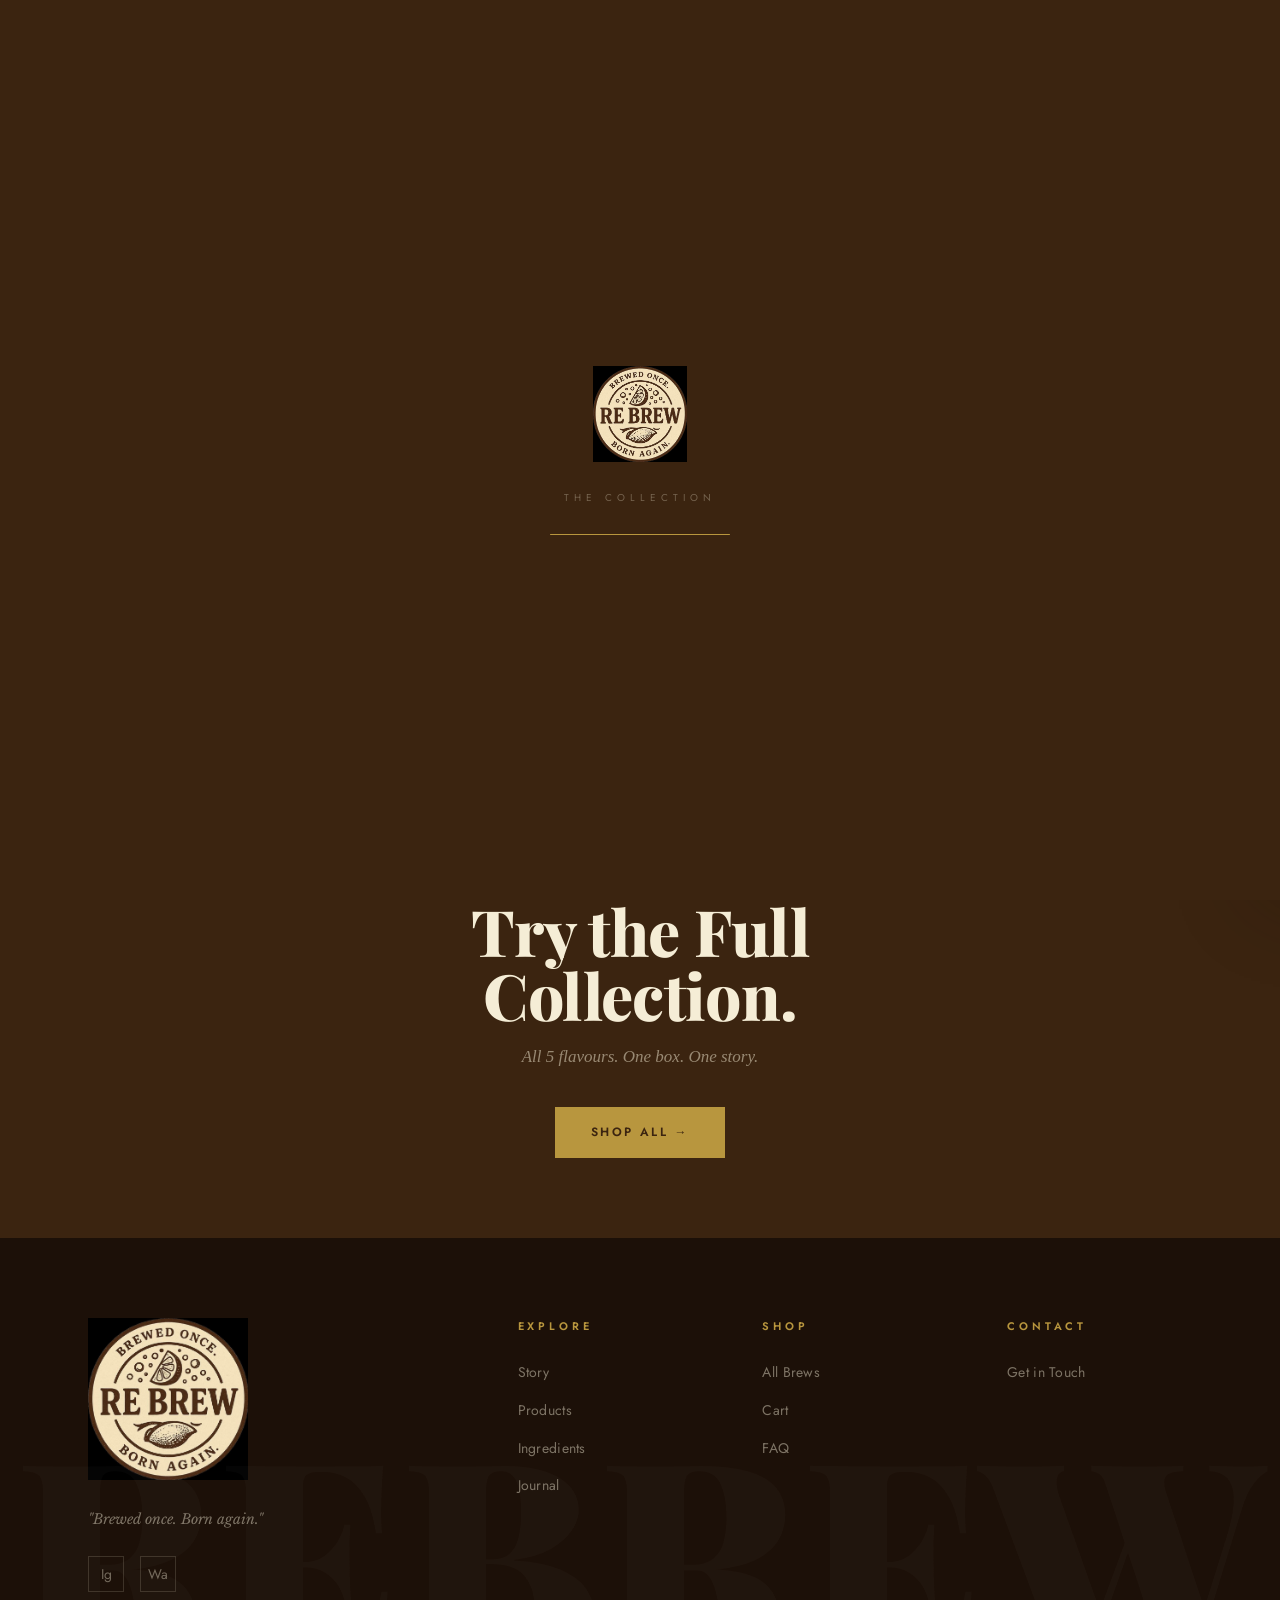
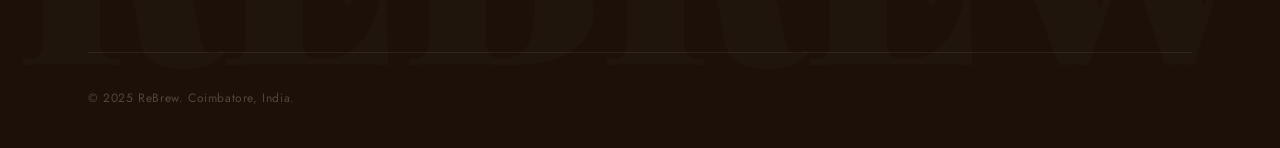
<file: products.html>
<!DOCTYPE html>
<html lang="en">
<head>
  <meta charset="UTF-8">
  <meta name="viewport" content="width=device-width, initial-scale=1.0">
  <title>Products — REBREW</title>
  <meta name="description" content="Explore ReBrew's handcrafted fermented fruit brews. Grape, Apple & Cinnamon, Ginger, Pineapple, and Mint. Non-alcoholic. Naturally fermented.">
  <link rel="icon" type="image/png" href="assets/logos/rebrew-logo.png">
  <link rel="stylesheet" href="css/style.css">
  <link rel="stylesheet" href="css/animations.css">
  <link rel="stylesheet" href="css/responsive.css">
</head>
<body>
<div id="scroll-progress"></div>
<div class="grain-overlay" aria-hidden="true"></div>
<div class="cursor" aria-hidden="true"></div>
<div class="cursor-follower" aria-hidden="true"></div>
<div id="loader"><img src="assets/logos/rebrew-logo.png" alt="ReBrew" class="loader-logo"><p class="loader-text">The Collection</p><div class="loader-bar"><div class="loader-bar-fill"></div></div></div>
<div class="cart-overlay"></div>
<aside class="cart-drawer">
  <div class="cart-header"><h2>Your Cart</h2><button class="cart-close" aria-label="Close cart">✕</button></div>
  <div class="cart-items"></div>
  <div class="cart-footer"><div class="cart-total"><span>Total</span><strong>₹0</strong></div><a href="checkout.html" class="btn btn-primary" style="width:100%;justify-content:center;margin-bottom:10px;">Checkout</a></div>
</aside>
<nav class="navbar">
  <a href="index.html" class="nav-logo"><img src="assets/logos/rebrew-logo.png" alt="ReBrew"><span class="nav-logo-text">REBREW</span></a>
  <ul class="nav-links">
    <li><a href="index.html">Home</a></li><li><a href="about.html">About</a></li><li><a href="products.html" class="active">Products</a></li><li><a href="shop.html">Shop</a></li><li><a href="events.html">Events</a></li><li><a href="blog.html">Journal</a></li><li><a href="contact.html">Contact</a></li>
    <li><a href="#" class="nav-cart-btn" data-open-cart>Cart <span class="cart-count" aria-live="polite" style="display:none">0</span></a></li>
  </ul>
  <button class="nav-toggle" aria-label="Toggle menu" aria-expanded="false" aria-controls="mobile-menu"><span></span><span></span><span></span></button>
</nav>
<div class="mobile-menu" id="mobile-menu" role="dialog" aria-modal="true" aria-label="Navigation menu">
  <button class="mobile-menu-close" aria-label="Close menu">✕</button>
  <a href="index.html">Home</a>
  <a href="about.html">About</a>
  <a href="products.html" class="active" aria-current="page">Products</a>
  <a href="shop.html">Shop</a>
  <a href="events.html">Events</a>
  <a href="blog.html">Journal</a>
  <a href="contact.html">Contact</a>
  <a href="cart.html">Cart</a>
</div>

<section class="page-hero">
  <div class="container">
    <div class="page-hero-content">
      <p class="eyebrow" style="color:var(--dusty-gold);margin-bottom:8px">5 Flavours · 275ml Each</p>
      <h1 class="headline-xl" style="color:var(--cream)">The<br>Collection.</h1>
      <p style="font-family:var(--font-fell);font-style:italic;color:rgba(245,237,214,0.5);font-size:18px;margin-top:12px">"Naturally fermented. Always alive."</p>
    </div>
  </div>
</section>

<section class="product-detail-section bg-cream">
  <div class="container" id="products-container">
    <!-- Products rendered dynamically by products-render script below -->
    <div id="products-loading" style="text-align:center;padding:80px 0;font-family:var(--font-body);font-size:13px;letter-spacing:0.2em;text-transform:uppercase;color:var(--dusty-gold);">
      Loading collection&hellip;
    </div>
  </div>
</section>

<section style="padding:80px 0;background:var(--dark-brown);text-align:center;">
  <div class="container reveal">
    <p class="eyebrow" style="text-align:center;margin-bottom:16px">Can't Decide?</p>
    <h2 class="headline-lg" style="color:var(--cream);margin-bottom:16px">Try the Full<br>Collection.</h2>
    <p style="font-family:var(--font-fell);font-style:italic;color:rgba(245,237,214,0.5);font-size:17px;margin-bottom:36px">All 5 flavours. One box. One story.</p>
    <a href="shop.html" class="btn btn-primary">Shop All →</a>
  </div>
</section>

<footer class="site-footer"><div class="container"><div class="footer-top"><div class="footer-brand"><img src="assets/logos/rebrew-logo.png" alt="ReBrew"><p>"Brewed once. Born again."</p><div class="footer-socials"><a href="https://www.instagram.com/re__brew?igsh=MXVpNTBldjRtdmx2dA%3D%3D&utm_source=qr" class="footer-social">Ig</a><a href="https://wa.me/8438817294" class="footer-social">Wa</a></div></div><div class="footer-col"><h4>Explore</h4><ul><li><a href="about.html">Story</a></li><li><a href="products.html">Products</a></li><li><a href="ingredients.html">Ingredients</a></li><li><a href="blog.html">Journal</a></li></ul></div><div class="footer-col"><h4>Shop</h4><ul><li><a href="shop.html">All Brews</a></li><li><a href="cart.html">Cart</a></li><li><a href="faq.html">FAQ</a></li></ul></div><div class="footer-col"><h4>Contact</h4><ul><li><a href="contact.html">Get in Touch</a></li></ul></div></div><div class="footer-bottom"><p>© 2025 ReBrew. Coimbatore, India.</p></div></div></footer>

<script src="js/api.js"></script>
<script src="js/main.js"></script><script src="js/animations.js"></script><script src="js/cart.js"></script>

<script>
/* ── Products page: fetch and render detail sections ── */
(async function initProductsPage() {
  const container = document.getElementById('products-container');
  const loading   = document.getElementById('products-loading');

  let products = [];
  try {
    products = await getProducts();
  } catch (err) {
    loading.textContent = 'Could not load products. Please refresh.';
    console.error('Products page load error:', err);
    return;
  }

  // Sync cart.js PRODUCTS catalog
  syncProductsCatalog(products);

  function buildDetailSection(product, index) {
    const meta     = FLAVOR_META[product.flavor] || {};
    const imgSrc   = getProductImage(product);
    const flavor   = product.flavor;
    const price    = product.price;
    const isEven   = index % 2 !== 0; // alternating layout via CSS nth-child

    const badgeHtml = meta.badge
      ? `<span class="product-detail-badge">${meta.badge}</span>`
      : '';

    const tagsHtml = (product.tastingNotes || [])
      .slice(0, 4)
      .map(t => `<span class="product-tag">${t.charAt(0).toUpperCase() + t.slice(1)}</span>`)
      .join('');

    const outOfStock = product.stock <= 0;
    const btnHtml = outOfStock
      ? `<button class="btn btn-primary" style="opacity:0.5;cursor:not-allowed;" disabled>Out of Stock</button>`
      : `<button class="btn btn-primary" data-add-to-cart="${flavor}">Add to Cart — ₹${price}</button>`;

    // Display name: "ReBrew Grape" → "Grape<br>Brew"
    const baseName = product.name.replace('ReBrew ', '');
    const displayName = baseName.includes('&')
      ? baseName.replace(' & ', ' &amp;<br>')  // "Apple & Cinnamon" → two lines
      : `${baseName}<br>Brew`;

    return `
    <div class="product-detail reveal">
      <div class="product-detail-img img-reveal-wrap visible">
        <img src="${imgSrc}" alt="${product.name}" loading="lazy">
        ${badgeHtml}
      </div>
      <div class="product-detail-text">
        <span class="product-flavor-label" style="background:${meta.color || '#5C3D1E'};">${baseName}</span>
        <h2 class="product-detail-name">${displayName}</h2>
        <p class="product-detail-latin">${meta.latin || ''}</p>
        <p class="product-detail-desc">"${product.shortDescription || ''}"</p>
        <div class="product-specs">
          <div class="product-spec">
            <div class="product-spec-label">Volume</div>
            <div class="product-spec-value">${product.volume || 275}ml</div>
          </div>
          <div class="product-spec">
            <div class="product-spec-label">Alcohol</div>
            <div class="product-spec-value">${product.alcoholContent !== undefined ? product.alcoholContent.toFixed(1) : '0.0'}%</div>
          </div>
          <div class="product-spec">
            <div class="product-spec-label">Carbonation</div>
            <div class="product-spec-value">Natural</div>
          </div>
          <div class="product-spec">
            <div class="product-spec-label">Shelf Life</div>
            <div class="product-spec-value">90 Days</div>
          </div>
        </div>
        <div class="product-tags">
          <span class="product-tag">Non-Alcoholic</span>
          <span class="product-tag">Naturally Fermented</span>
          ${tagsHtml}
        </div>
        <div class="product-actions">
          <div class="qty-selector">
            <button class="qty-btn minus">−</button>
            <input class="qty-input" type="number" value="1" min="1">
            <button class="qty-btn plus">+</button>
          </div>
          ${btnHtml}
        </div>
      </div>
    </div>`;
  }

  // Remove loading state and render all products
  loading.remove();
  container.insertAdjacentHTML('beforeend', products.map(buildDetailSection).join(''));

  // Reinitialise qty selectors for dynamically rendered elements
  container.querySelectorAll('.qty-selector').forEach(sel => {
    const input = sel.querySelector('.qty-input');
    sel.querySelector('.minus').addEventListener('click', () => {
      const v = parseInt(input.value) - 1;
      input.value = v < 1 ? 1 : v;
    });
    sel.querySelector('.plus').addEventListener('click', () => {
      input.value = parseInt(input.value) + 1;
    });
  });

  // Re-trigger scroll-reveal for dynamically added .reveal elements
  // main.js sets up IntersectionObserver on DOMContentLoaded —
  // by the time products load the observer is already running,
  // so we observe each new reveal element manually.
  if (window._rebrewRevealObserver) {
    container.querySelectorAll('.reveal').forEach(el => {
      window._rebrewRevealObserver.observe(el);
    });
  }
})();
</script>
</body>
</html>
</file>
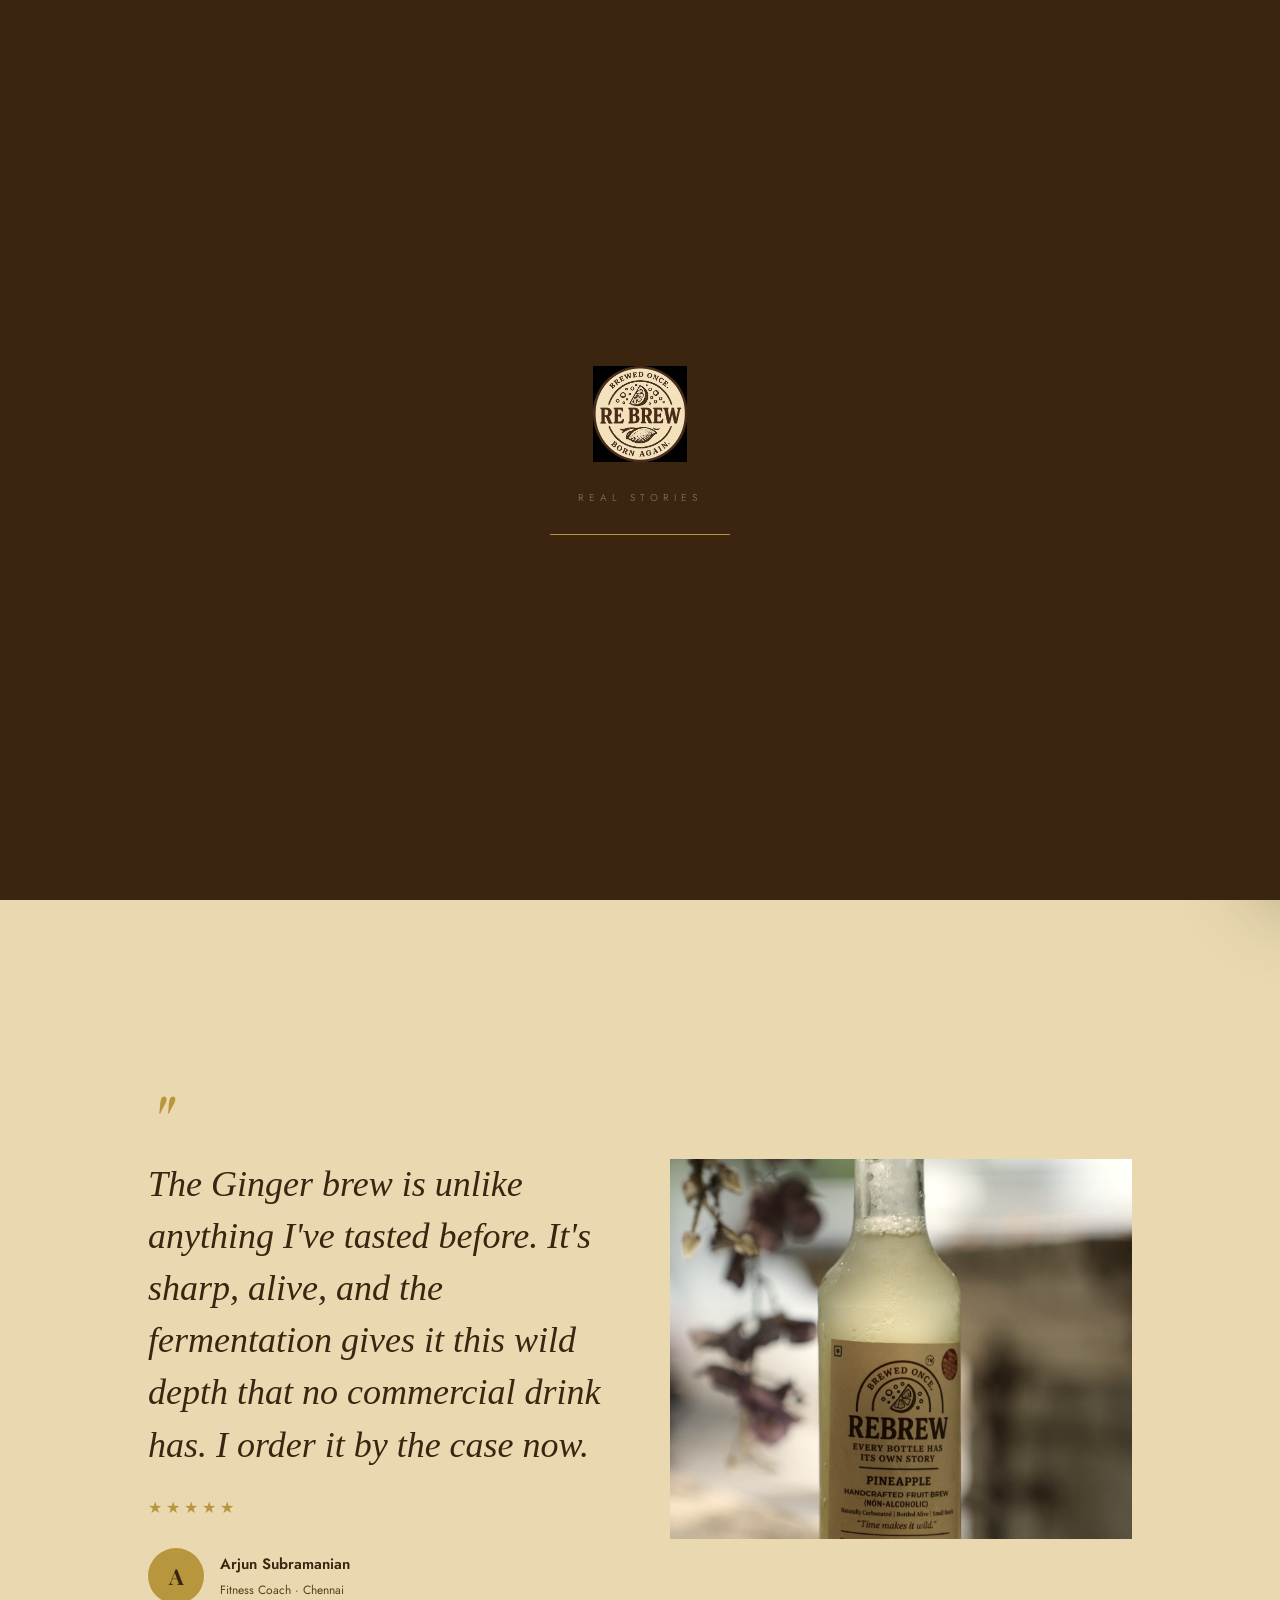
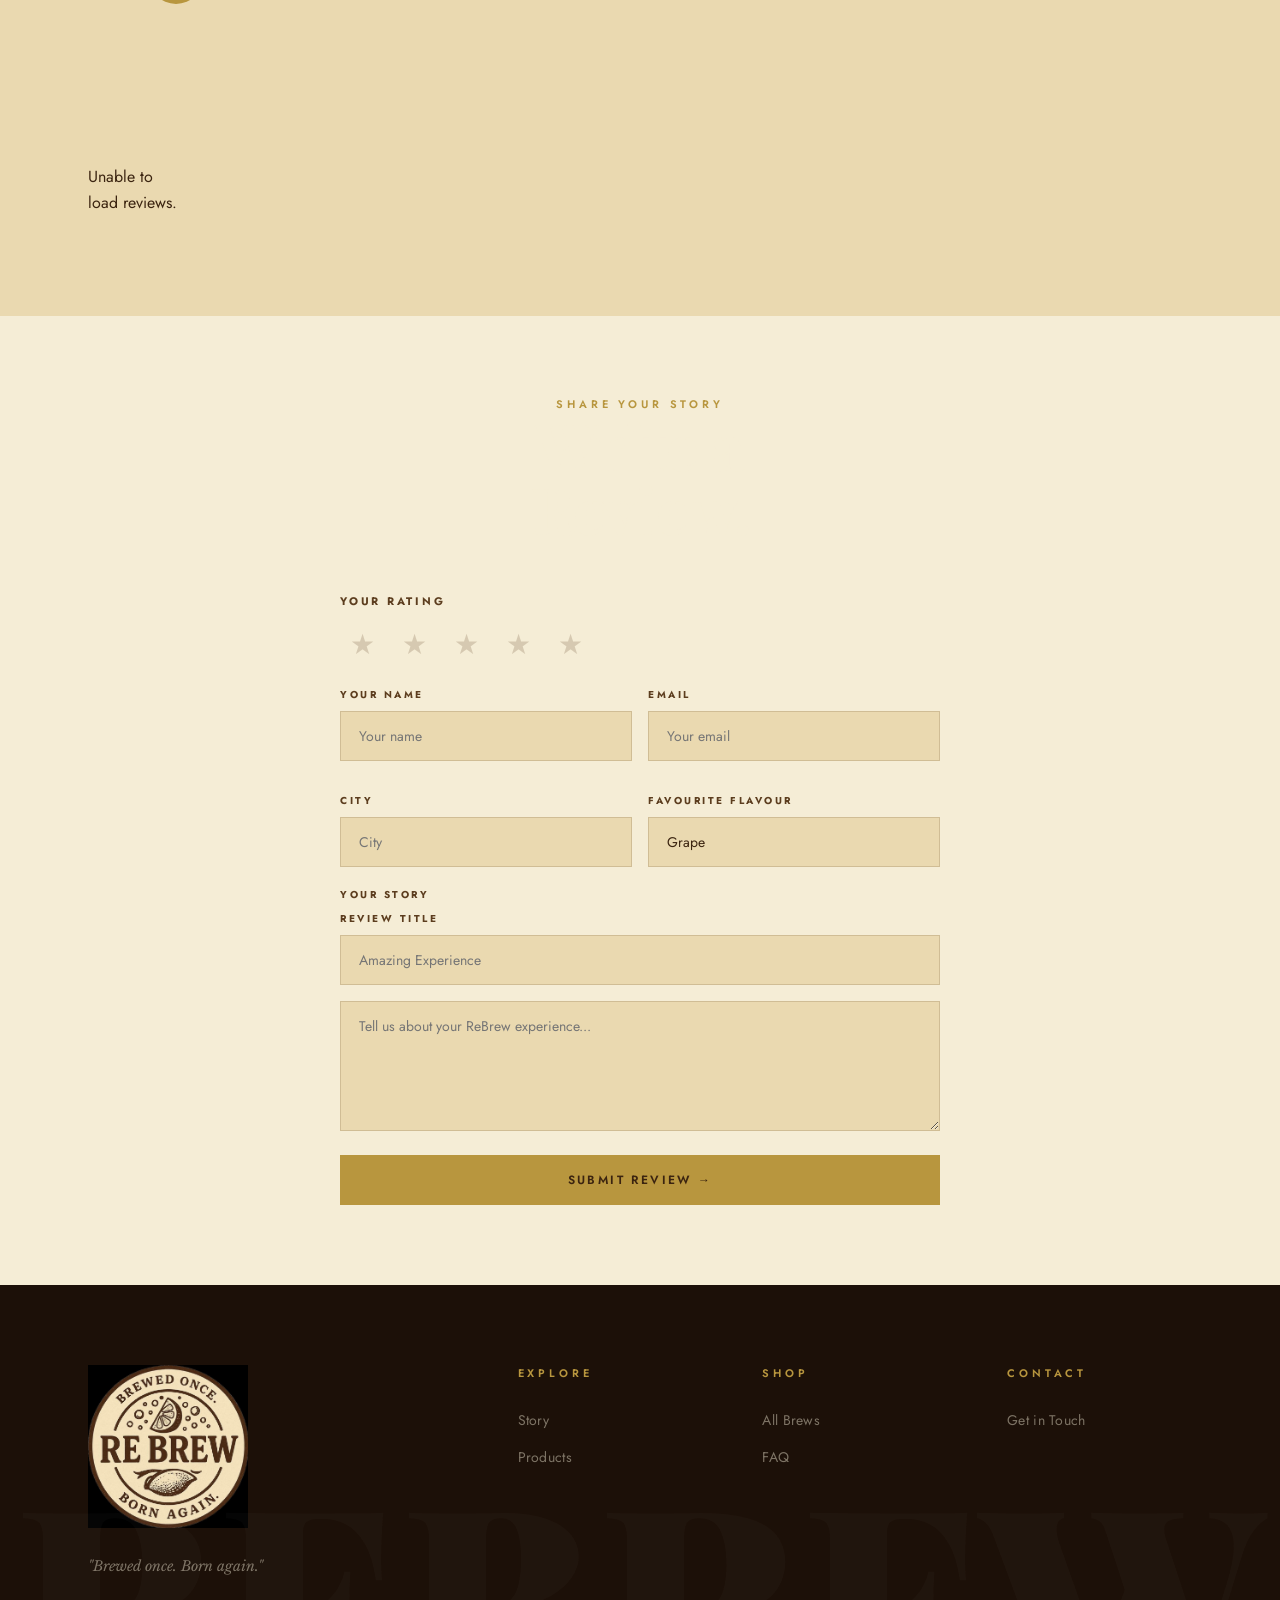
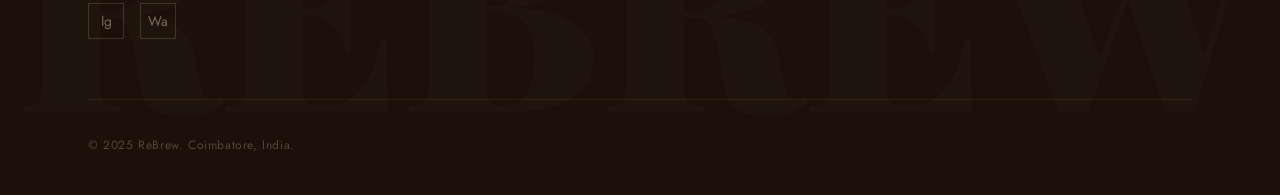
<file: reviews.html>
<!DOCTYPE html>
<html lang="en">
<head>
  <meta charset="UTF-8">
  <meta name="viewport" content="width=device-width, initial-scale=1.0">
  <title>Reviews — REBREW</title>
  <meta name="description" content="Real stories from real ReBrew drinkers. See what people are saying about India's favourite fermented fruit soda.">
  <link rel="icon" type="image/png" href="assets/logos/rebrew-logo.png">
  <link rel="stylesheet" href="css/style.css">
  <link rel="stylesheet" href="css/animations.css">
  <link rel="stylesheet" href="css/responsive.css">
</head>
<body>
<div id="scroll-progress"></div>
<div class="grain-overlay" aria-hidden="true"></div>
<div class="cursor" aria-hidden="true"></div>
<div class="cursor-follower" aria-hidden="true"></div>
<div id="loader"><img src="assets/logos/rebrew-logo.png" alt="ReBrew" class="loader-logo"><p class="loader-text">Real Stories</p><div class="loader-bar"><div class="loader-bar-fill"></div></div></div>
<div class="cart-overlay"></div>
<aside class="cart-drawer">
  <div class="cart-header"><h2>Your Cart</h2><button class="cart-close" aria-label="Close cart">✕</button></div>
  <div class="cart-items"></div>
  <div class="cart-footer"><div class="cart-total"><span>Total</span><strong>₹0</strong></div><a href="checkout.html" class="btn btn-primary" style="width:100%;justify-content:center;">Checkout</a></div>
</aside>
<nav class="navbar">
  <a href="index.html" class="nav-logo"><img src="assets/logos/rebrew-logo.png" alt="ReBrew"><span class="nav-logo-text">REBREW</span></a>
  <ul class="nav-links">
    <li><a href="index.html">Home</a></li><li><a href="about.html">About</a></li><li><a href="products.html">Products</a></li><li><a href="shop.html">Shop</a></li><li><a href="events.html">Events</a></li><li><a href="blog.html">Journal</a></li><li><a href="contact.html">Contact</a></li>
    <li><a href="#" class="nav-cart-btn" data-open-cart>Cart <span class="cart-count" aria-live="polite" style="display:none">0</span></a></li>
  </ul>
  <button class="nav-toggle" aria-label="Toggle menu" aria-expanded="false" aria-controls="mobile-menu"><span></span><span></span><span></span></button>
</nav>
<div class="mobile-menu" id="mobile-menu" role="dialog" aria-modal="true" aria-label="Navigation menu">
  <button class="mobile-menu-close" aria-label="Close menu">✕</button>
  <a href="index.html">Home</a>
  <a href="about.html">About</a>
  <a href="products.html">Products</a>
  <a href="shop.html">Shop</a>
  <a href="events.html">Events</a>
  <a href="blog.html">Journal</a>
  <a href="contact.html">Contact</a>
  <a href="cart.html">Cart</a>
</div>

<!-- Hero -->
<section style="min-height:50vh;background:var(--burgundy);display:flex;align-items:flex-end;padding-bottom:64px;position:relative;overflow:hidden;">
  <div style="position:absolute;font-family:var(--font-serif);font-size:35vw;font-weight:900;color:rgba(255,255,255,0.03);bottom:-10%;left:-5%;pointer-events:none;line-height:1;">"</div>
  <div class="container" style="position:relative;z-index:2;">
    <p class="eyebrow" style="color:rgba(245,237,214,0.45);margin-bottom:16px">What People Say</p>
    <h1 class="headline-xl" style="color:var(--cream)">Real Sips.<br>Real Stories.</h1>
  </div>
</section>

<!-- Stats -->
<section style="background:var(--dark-brown);padding:60px 0;">
  <div class="container">
    <div class="reviews-hero-stats stagger-children">
      <div class="stat-card"><div class="stat-number"><span class="counter-num" data-target="500">0</span>+</div><div class="stat-label">Happy Customers</div></div>
      <div class="stat-card"><div class="stat-number"><span class="counter-num" data-target="4">0</span></div><div class="stat-label">Average Rating</div></div>
      <div class="stat-card"><div class="stat-number"><span class="counter-num" data-target="30">0</span>+</div><div class="stat-label">Cafés & Restaurants</div></div>
      <div class="stat-card"><div class="stat-number"><span class="counter-num" data-target="5">0</span></div><div class="stat-label">Flavours Loved</div></div>
    </div>
  </div>
</section>

<!-- Reviews -->
<section style="background:var(--aged-paper);padding:100px 0;">
  <div class="container">
    <div class="reviews-page-grid">

      <!-- Featured Review -->
      <div class="featured-review reveal">
        <div>
          <blockquote>
            The Ginger brew is unlike anything I've tasted before. It's sharp, alive, and the fermentation gives it this wild depth that no commercial drink has. I order it by the case now.
          </blockquote>
          <div class="review-stars" style="margin-top:24px;"><span>★</span><span>★</span><span>★</span><span>★</span><span>★</span></div>
          <div class="featured-review-author">
            <div class="featured-review-avatar">A</div>
            <div>
              <h5 style="font-family:var(--font-body);font-weight:600;color:var(--dark-brown);font-size:15px;">Arjun Subramanian</h5>
              <span style="font-family:var(--font-body);font-size:12px;color:var(--vintage-brown);">Fitness Coach · Chennai</span>
            </div>
          </div>
        </div>
        <div class="featured-review-img">
          <img src="assets/images/pineapple-bottle.png" alt="ReBrew Pineapple" loading="lazy">
        </div>
      </div>

      <!-- Regular Reviews -->
      <div id="reviews-container" class="reviews-grid"></div>
    </div>
  </div> <!-- container -->
  
</section>

<!-- Write a Review -->
<section class="write-review">
  <div class="container">
    <div class="section-header reveal" style="margin-bottom:52px;">
      <p class="eyebrow">Share Your Story</p>
      <h2 class="headline-lg">Write a<br>Review.</h2>
    </div>
    <div class="write-review-form reveal">
      <form id="review-form" novalidate>
        <div style="margin-bottom:20px;">
          <p style="font-family:var(--font-body);font-size:11px;font-weight:700;letter-spacing:0.25em;text-transform:uppercase;color:var(--vintage-brown);margin-bottom:12px;">Your Rating</p>
          <div class="star-selector">
            <span data-star="1">★</span><span data-star="2">★</span><span data-star="3">★</span><span data-star="4">★</span><span data-star="5">★</span>
          </div>
        </div>
        <div style="display:grid;grid-template-columns:1fr 1fr;gap:16px;">
          <div><p style="font-family:var(--font-body);font-size:10px;font-weight:700;letter-spacing:0.25em;text-transform:uppercase;color:var(--vintage-brown);margin-bottom:8px;">Your Name</p><input
    id="review-name"
    name="name"
    type="text"
    placeholder="Your name"
    required
          ></div>
          <div><p style="font-family:var(--font-body);font-size:10px;font-weight:700;letter-spacing:0.25em;text-transform:uppercase;color:var(--vintage-brown);margin-bottom:8px;">
        Email
    </p>

    <input
        id="review-email"
        name="email"
        type="email"
        placeholder="Your email"
        required
    >
</div>
          <div>
    <p style="font-family:var(--font-body);font-size:10px;font-weight:700;letter-spacing:0.25em;text-transform:uppercase;color:var(--vintage-brown);margin-bottom:8px;">
        City
    </p>

    <input
        id="review-city"
        name="city"
        type="text"
        placeholder="City"
    >
</div>

          <div><p style="font-family:var(--font-body);font-size:10px;font-weight:700;letter-spacing:0.25em;text-transform:uppercase;color:var(--vintage-brown);margin-bottom:8px;">Favourite Flavour</p>
            <select id="favorite-flavor"
    name="favoriteFlavor"style="width:100%;padding:14px 18px;border:1.5px solid rgba(92,61,30,0.18);background:var(--aged-paper);font-family:var(--font-body);font-size:14px;color:var(--dark-brown);outline:none;appearance:none;">
              <option value="grape">Grape</option><option value="apple_cinnamon">Apple & Cinnamon</option><option value="ginger">Ginger</option><option value="pineapple">Pineapple</option><option value="mint">Mint</option>
            </select>
          </div>
        </div>
        <div style="margin-top:4px;">
          <p style="font-family:var(--font-body);font-size:10px;font-weight:700;letter-spacing:0.25em;text-transform:uppercase;color:var(--vintage-brown);margin-bottom:8px;">Your Story</p>
          <div>
    <p style="font-family:var(--font-body);font-size:10px;font-weight:700;letter-spacing:0.25em;text-transform:uppercase;color:var(--vintage-brown);margin-bottom:8px;">
        Review Title
    </p>

    <input
        id="review-title"
        name="title"
        type="text"
        maxlength="120"
        placeholder="Amazing Experience"
    >
          </div>
          <textarea id="review-text" name="review" rows="5" placeholder="Tell us about your ReBrew experience..." required></textarea>
        </div>
        <div id="review-message"></div>
        <button id="submit-review-btn" type="submit" class="btn btn-primary" style="width:100%;justify-content:center;">Submit Review →</button>
      </form>
    </div>
  </div>
</section>

<footer class="site-footer"><div class="container"><div class="footer-top"><div class="footer-brand"><img src="assets/logos/rebrew-logo.png" alt="ReBrew"><p>"Brewed once. Born again."</p><div class="footer-socials"><a href="https://www.instagram.com/re__brew?igsh=MXVpNTBldjRtdmx2dA%3D%3D&utm_source=qr" class="footer-social">Ig</a><a href="https://wa.me/8438817294" class="footer-social">Wa</a></div></div><div class="footer-col"><h4>Explore</h4><ul><li><a href="about.html">Story</a></li><li><a href="products.html">Products</a></li></ul></div><div class="footer-col"><h4>Shop</h4><ul><li><a href="shop.html">All Brews</a></li><li><a href="faq.html">FAQ</a></li></ul></div><div class="footer-col"><h4>Contact</h4><ul><li><a href="contact.html">Get in Touch</a></li></ul></div></div><div class="footer-bottom"><p>© 2025 ReBrew. Coimbatore, India.</p></div></div></footer>
<div id="review-success-popup" class="review-success-popup">

    <div class="review-success-box">

        <img src="assets/images/pineapple-bottle.png"
             alt="Bottle"
             class="success-bottle">

        <h2>YOUR STORY HAS BEEN BOTTLED</h2>

        <p>
            Thank you for sharing your
            ReBrew experience.
        </p>

        <button id="success-close-btn">
            Continue →
        </button>

    </div>

</div>
<script src="js/api.js"></script>
<script src="js/main.js"></script>
<script src="js/animations.js"></script>
<script src="js/cart.js"></script>
<script src="js/review.js"></script>
</body>
</html>
</file>
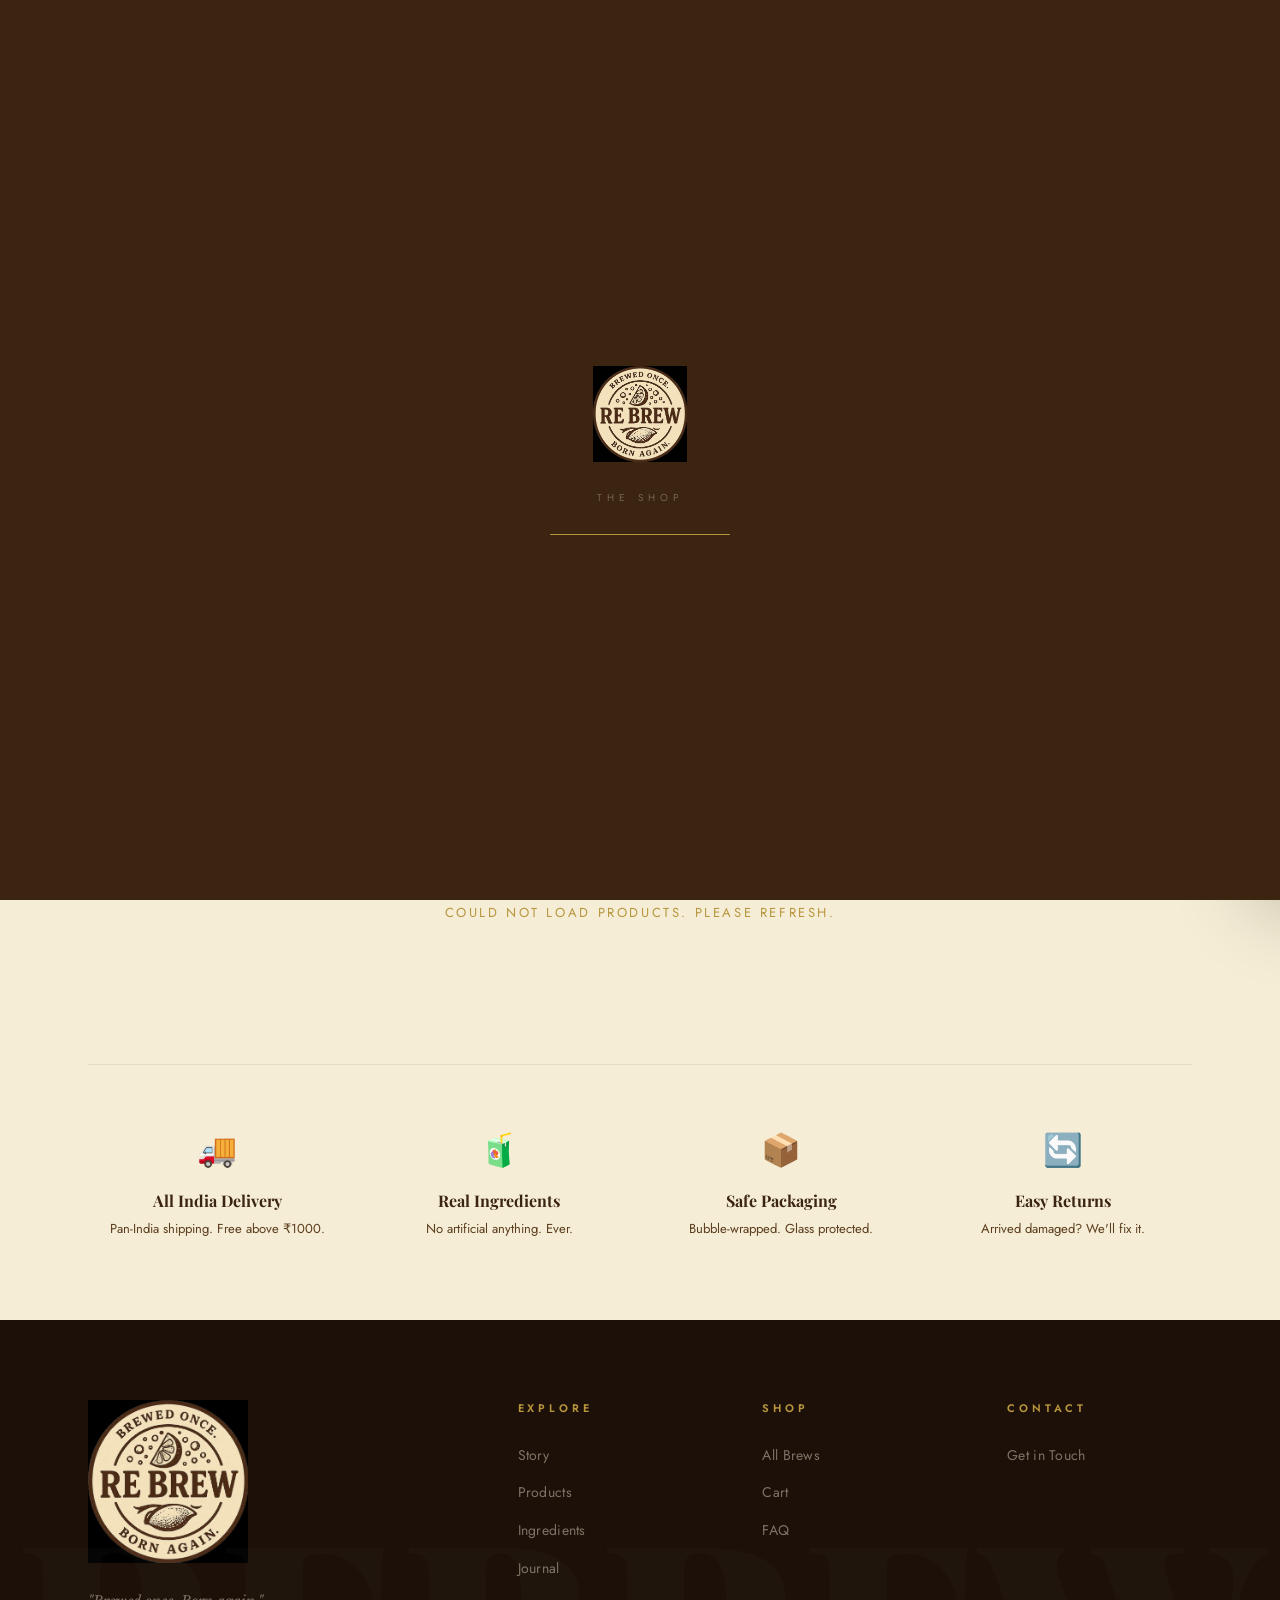
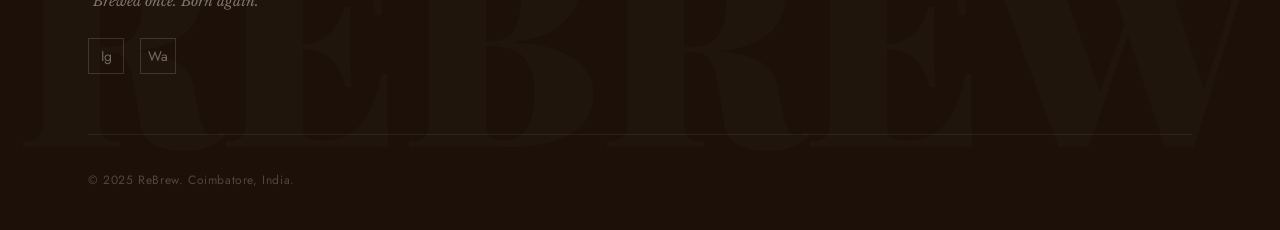
<file: shop.html>
<!DOCTYPE html>
<html lang="en">
<head>
  <meta charset="UTF-8">
  <meta name="viewport" content="width=device-width, initial-scale=1.0">
  <title>Shop — REBREW</title>
  <meta name="description" content="Shop ReBrew handcrafted fermented fruit brews online. Free shipping above ₹1000.">
  <link rel="icon" type="image/png" href="assets/logos/rebrew-logo.png">
  <link rel="stylesheet" href="css/style.css">
  <link rel="stylesheet" href="css/animations.css">
  <link rel="stylesheet" href="css/responsive.css">
</head>
<body>
<div id="scroll-progress"></div>
<div class="grain-overlay" aria-hidden="true"></div>
<div class="cursor" aria-hidden="true"></div>
<div class="cursor-follower" aria-hidden="true"></div>
<div id="loader"><img src="assets/logos/rebrew-logo.png" alt="ReBrew" class="loader-logo"><p class="loader-text">The Shop</p><div class="loader-bar"><div class="loader-bar-fill"></div></div></div>
<div class="cart-overlay"></div>
<aside class="cart-drawer">
  <div class="cart-header"><h2>Your Cart</h2><button class="cart-close" aria-label="Close cart">✕</button></div>
  <div class="cart-items"></div>
  <div class="cart-footer"><div class="cart-total"><span>Total</span><strong>₹0</strong></div><a href="checkout.html" class="btn btn-primary" style="width:100%;justify-content:center;margin-bottom:10px;">Checkout</a><a href="cart.html" class="btn btn-dark" style="width:100%;justify-content:center;font-size:11px;">View Full Cart</a></div>
</aside>
<nav class="navbar">
  <a href="index.html" class="nav-logo"><img src="assets/logos/rebrew-logo.png" alt="ReBrew"><span class="nav-logo-text">REBREW</span></a>
  <ul class="nav-links">
    <li><a href="index.html">Home</a></li><li><a href="about.html">About</a></li><li><a href="products.html">Products</a></li><li><a href="shop.html" class="active">Shop</a></li><li><a href="events.html">Events</a></li><li><a href="blog.html">Journal</a></li><li><a href="contact.html">Contact</a></li>
    <li><a href="#" class="nav-cart-btn" data-open-cart>Cart <span class="cart-count" aria-live="polite" style="display:none">0</span></a></li>
  </ul>
  <button class="nav-toggle" aria-label="Toggle menu" aria-expanded="false" aria-controls="mobile-menu"><span></span><span></span><span></span></button>
</nav>
<div class="mobile-menu" id="mobile-menu" role="dialog" aria-modal="true" aria-label="Navigation menu">
  <button class="mobile-menu-close" aria-label="Close menu">✕</button>
  <a href="index.html">Home</a>
  <a href="about.html">About</a>
  <a href="products.html">Products</a>
  <a href="shop.html" class="active" aria-current="page">Shop</a>
  <a href="events.html">Events</a>
  <a href="blog.html">Journal</a>
  <a href="contact.html">Contact</a>
  <a href="cart.html">Cart</a>
</div>

<div class="shipping-bar">Free shipping on orders above <span>₹1000</span> · All India Delivery</div>

<section class="page-hero" style="height:38vh;min-height:280px;">
  <div class="container"><div class="page-hero-content">
    <p class="eyebrow" style="color:var(--dusty-gold);margin-bottom:12px">Order Online</p>
    <h1 class="headline-xl" style="color:var(--cream)">The Shop.</h1>
  </div></div>
</section>

<section class="shop-section bg-cream">
  <div class="container">

    <!-- Pack Deal -->
    <div class="pack-deal reveal">
      <div>
        <p class="eyebrow" style="margin-bottom:10px">Best Value</p>
        <h3>The Full Collection Pack</h3>
        <p>All 5 flavours — Grape, Apple & Cinnamon, Ginger, Pineapple, Mint. One box. The full ReBrew experience.</p>
        <div style="margin-top:16px;display:flex;gap:8px;flex-wrap:wrap;">
          <span style="font-family:var(--font-body);font-size:10px;letter-spacing:0.2em;text-transform:uppercase;padding:5px 12px;background:var(--dusty-gold);color:var(--dark-brown);">5 Bottles</span>
          <span style="font-family:var(--font-body);font-size:10px;letter-spacing:0.2em;text-transform:uppercase;padding:5px 12px;border:1px solid rgba(92,61,30,0.2);color:var(--vintage-brown);">Gift Ready</span>
          <span style="font-family:var(--font-body);font-size:10px;letter-spacing:0.2em;text-transform:uppercase;padding:5px 12px;border:1px solid rgba(92,61,30,0.2);color:var(--vintage-brown);">Free Shipping</span>
        </div>
      </div>
      <div class="pack-deal-price">
        <span class="was">₹600</span>
        <span class="price">₹550</span>
        <button class="btn btn-primary" style="margin-top:12px" onclick="['grape','apple_cinnamon','ginger','pineapple','mint'].forEach(id=>Cart.add(id,1));">
          Add All to Cart
        </button>
      </div>
    </div>

    <!-- Filters -->
    <div class="shop-filters">
      <button class="filter-btn active" data-filter="all">All Brews</button>
      <button class="filter-btn" data-filter="fruity">Fruity</button>
      <button class="filter-btn" data-filter="spiced">Spiced</button>
      <button class="filter-btn" data-filter="fresh">Fresh</button>
    </div>

    <!-- Shop Grid — populated dynamically from backend -->
    <div class="shop-grid stagger-children" id="shop-grid">
      <!-- Products rendered by shop-render script below -->
      <div id="shop-loading" style="grid-column:1/-1;text-align:center;padding:60px 0;font-family:var(--font-body);font-size:13px;letter-spacing:0.2em;text-transform:uppercase;color:var(--dusty-gold);">
        Loading brews&hellip;
      </div>
    </div>

    <!-- Trust Badges -->
    <div style="display:grid;grid-template-columns:repeat(4,1fr);gap:24px;margin-top:80px;padding-top:60px;border-top:1px solid rgba(92,61,30,0.1);" class="stagger-children">
      <div style="text-align:center;">
        <div style="font-size:32px;margin-bottom:12px;">🚚</div>
        <h4 style="font-family:var(--font-serif);font-size:16px;color:var(--dark-brown);margin-bottom:6px;">All India Delivery</h4>
        <p style="font-family:var(--font-body);font-size:13px;color:var(--vintage-brown);">Pan-India shipping. Free above ₹1000.</p>
      </div>
      <div style="text-align:center;">
        <div style="font-size:32px;margin-bottom:12px;">🧃</div>
        <h4 style="font-family:var(--font-serif);font-size:16px;color:var(--dark-brown);margin-bottom:6px;">Real Ingredients</h4>
        <p style="font-family:var(--font-body);font-size:13px;color:var(--vintage-brown);">No artificial anything. Ever.</p>
      </div>
      <div style="text-align:center;">
        <div style="font-size:32px;margin-bottom:12px;">📦</div>
        <h4 style="font-family:var(--font-serif);font-size:16px;color:var(--dark-brown);margin-bottom:6px;">Safe Packaging</h4>
        <p style="font-family:var(--font-body);font-size:13px;color:var(--vintage-brown);">Bubble-wrapped. Glass protected.</p>
      </div>
      <div style="text-align:center;">
        <div style="font-size:32px;margin-bottom:12px;">🔄</div>
        <h4 style="font-family:var(--font-serif);font-size:16px;color:var(--dark-brown);margin-bottom:6px;">Easy Returns</h4>
        <p style="font-family:var(--font-body);font-size:13px;color:var(--vintage-brown);">Arrived damaged? We'll fix it.</p>
      </div>
    </div>
  </div>
</section>

<footer class="site-footer"><div class="container"><div class="footer-top"><div class="footer-brand"><img src="assets/logos/rebrew-logo.png" alt="ReBrew"><p>"Brewed once. Born again."</p><div class="footer-socials"><a href="https://www.instagram.com/re__brew?igsh=MXVpNTBldjRtdmx2dA%3D%3D&utm_source=qr" class="footer-social">Ig</a><a href="https://wa.me/8438817294" class="footer-social">Wa</a></div></div><div class="footer-col"><h4>Explore</h4><ul><li><a href="about.html">Story</a></li><li><a href="products.html">Products</a></li><li><a href="ingredients.html">Ingredients</a></li><li><a href="blog.html">Journal</a></li></ul></div><div class="footer-col"><h4>Shop</h4><ul><li><a href="shop.html">All Brews</a></li><li><a href="cart.html">Cart</a></li><li><a href="faq.html">FAQ</a></li></ul></div><div class="footer-col"><h4>Contact</h4><ul><li><a href="contact.html">Get in Touch</a></li></ul></div></div><div class="footer-bottom"><p>© 2025 ReBrew. Coimbatore, India.</p></div></div></footer>

<script src="js/api.js"></script>
<script src="js/main.js"></script><script src="js/animations.js"></script><script src="js/cart.js"></script>
<script>
/* ── Shop: fetch products and render cards ── */
(async function initShop() {
  const grid    = document.getElementById('shop-grid');
  const loading = document.getElementById('shop-loading');

  let products = [];
  try {
    products = await getProducts();
  } catch (err) {
    loading.textContent = 'Could not load products. Please refresh.';
    console.error('Shop load error:', err);
    return;
  }

  // Sync cart.js PRODUCTS catalog with live prices/images from backend
  syncProductsCatalog(products);

  // Build card HTML for each product
  function buildCard(product) {
    const meta    = FLAVOR_META[product.flavor] || {};
    const imgSrc  = getProductImage(product);
    const flavor  = product.flavor;
    const price   = product.price;

    const badgeHtml = meta.badge
      ? `<div style="position:absolute;top:16px;left:16px;background:${meta.badgeBg || 'var(--dusty-gold)'};padding:5px 12px;font-family:var(--font-body);font-size:9px;font-weight:700;letter-spacing:0.2em;text-transform:uppercase;color:${meta.badgeColor || 'var(--dark-brown)'};">${meta.badge}</div>`
      : '';

    const outOfStock = product.stock <= 0;
    const addBtnHtml = outOfStock
      ? `<button class="btn btn-dark" style="width:100%;justify-content:center;margin-top:16px;opacity:0.5;cursor:not-allowed;" disabled>Out of Stock</button>`
      : `<button class="btn btn-dark" style="width:100%;justify-content:center;margin-top:16px;" data-add-to-cart="${flavor}">Add to Cart</button>`;

    return `
      <div class="shop-card" data-category="${meta.category || 'all'}">
        <div class="shop-card-image">
          <img src="${imgSrc}" alt="${product.name}" loading="lazy">
          ${badgeHtml}
        </div>
        <div class="shop-card-body">
          <p class="shop-card-flavor">${meta.tagline || ''}</p>
          <h3 class="shop-card-name">${product.name.replace('ReBrew ', '')}</h3>
          <p class="shop-card-desc">${product.shortDescription || ''}</p>
          <div class="shop-card-footer">
            <div class="shop-card-price">₹${price} <span>/ ${product.volume || 275}ml</span></div>
            <div class="qty-selector">
              <button class="qty-btn minus">−</button>
              <input class="qty-input" type="number" value="1" min="1">
              <button class="qty-btn plus">+</button>
            </div>
          </div>
          ${addBtnHtml}
        </div>
      </div>`;
  }

  // Render all cards
  grid.innerHTML = products.map(buildCard).join('');

  // Reinitialise qty selectors for dynamically created elements
  // (animations.js handles these, but it runs before products load)
  grid.querySelectorAll('.qty-selector').forEach(sel => {
    const input = sel.querySelector('.qty-input');
    sel.querySelector('.minus').addEventListener('click', () => {
      const v = parseInt(input.value) - 1;
      input.value = v < 1 ? 1 : v;
    });
    sel.querySelector('.plus').addEventListener('click', () => {
      input.value = parseInt(input.value) + 1;
    });
  });

  // Filter buttons — same logic as before, now works on dynamic cards
  document.querySelectorAll('.filter-btn').forEach(btn => {
    btn.addEventListener('click', () => {
      document.querySelectorAll('.filter-btn').forEach(b => b.classList.remove('active'));
      btn.classList.add('active');
      const filter = btn.dataset.filter;
      document.querySelectorAll('.shop-card').forEach(card => {
        if (filter === 'all' || card.dataset.category === filter) {
          card.style.display = '';
          card.style.animation = 'fadeUp 0.4s ease forwards';
        } else {
          card.style.display = 'none';
        }
      });
    });
  });
})();
</script>
</body>
</html>
</file>
<file: css/style.css>
/* ============================================================
   REBREW — Main Stylesheet
   Vintage Cinematic Handcrafted Luxury Brand
   ============================================================ */

/* --- Google Fonts Import --- */
@import url('https://fonts.googleapis.com/css2?family=Playfair+Display:ital,wght@0,400;0,500;0,600;0,700;0,800;0,900;1,400;1,600;1,800&family=IM+Fell+English:ital@0;1&family=Jost:wght@300;400;500;600&family=Libre+Baskerville:ital,wght@0,400;0,700;1,400&display=swap');

/* --- CSS Custom Properties --- */
:root {
  /* Brand Palette */
  --cream:        #F5EDD6;
  --aged-paper:   #EAD9B0;
  --warm-beige:   #D9C89A;
  --vintage-brown:#5C3D1E;
  --dark-brown:   #3B2410;
  --burgundy:     #6B2737;
  --deep-wine:    #4A1528;
  --olive:        #5C6B3A;
  --dark-olive:   #3D4A25;
  --dusty-gold:   #B8963E;
  --antique-gold: #9A7B2C;
  --warm-shadow:  rgba(60, 35, 15, 0.15);
  --ink:          #1C1008;
  
  /* Typography */
  --font-serif:      'Playfair Display', Georgia, serif;
  --font-fell:       'IM Fell English', serif;
  --font-body:       'Jost', sans-serif;
  --font-baskerville:'Libre Baskerville', serif;

  /* Spacing */
  --section-pad: clamp(80px, 10vw, 140px);
  --container:   1200px;

  /* Transitions */
  --ease-cinematic: cubic-bezier(0.25, 0.46, 0.45, 0.94);
  --ease-bounce:    cubic-bezier(0.34, 1.56, 0.64, 1);
}

/* --- Reset & Base --- */
*, *::before, *::after {
  margin: 0;
  padding: 0;
  box-sizing: border-box;
}

html {
  scroll-behavior: smooth;
  font-size: 16px;
  overflow-x: hidden;
}

body {
  font-family: var(--font-body);
  background-color: var(--cream);
  color: var(--dark-brown);
  line-height: 1.6;
  overflow-x: hidden;
  cursor: none;
}

/* --- Custom Cursor --- */
.cursor {
  position: fixed;
  width: 12px;
  height: 12px;
  background: var(--vintage-brown);
  border-radius: 50%;
  pointer-events: none;
  z-index: 9999;
  transform: translate(-50%, -50%);
  transition: width 0.3s, height 0.3s, background 0.3s;
  mix-blend-mode: multiply;
}

.cursor-follower {
  position: fixed;
  width: 40px;
  height: 40px;
  border: 1.5px solid var(--vintage-brown);
  border-radius: 50%;
  pointer-events: none;
  z-index: 9998;
  transform: translate(-50%, -50%);
  transition: 0.15s var(--ease-cinematic);
  opacity: 0.6;
}

body:hover .cursor { opacity: 1; }

/* --- Film Grain Overlay --- */
.grain-overlay {
  position: fixed;
  top: 0; left: 0;
  width: 100%; height: 100%;
  pointer-events: none;
  z-index: 9990;
  opacity: 0.035;
  background-image: url("data:image/svg+xml,%3Csvg viewBox='0 0 512 512' xmlns='http://www.w3.org/2000/svg'%3E%3Cfilter id='noise'%3E%3CfeTurbulence type='fractalNoise' baseFrequency='0.75' numOctaves='4' stitchTiles='stitch'/%3E%3C/filter%3E%3Crect width='100%25' height='100%25' filter='url(%23noise)'/%3E%3C/svg%3E");
  background-repeat: repeat;
  background-size: 200px;
  mix-blend-mode: multiply;
  animation: grain 0.8s steps(10) infinite;
}

@keyframes grain {
  0%, 100% { transform: translate(0, 0); }
  10%  { transform: translate(-2%, -3%); }
  20%  { transform: translate(3%, 2%); }
  30%  { transform: translate(-1%, 4%); }
  40%  { transform: translate(4%, -1%); }
  50%  { transform: translate(-3%, 2%); }
  60%  { transform: translate(2%, -4%); }
  70%  { transform: translate(-2%, 3%); }
  80%  { transform: translate(3%, 1%); }
  90%  { transform: translate(-1%, -2%); }
}

/* --- Loading Screen --- */
#loader {
  position: fixed;
  inset: 0;
  background: var(--dark-brown);
  z-index: 99999;
  display: flex;
  flex-direction: column;
  align-items: center;
  justify-content: center;
  transition: opacity 0.8s var(--ease-cinematic), visibility 0.8s;
}

#loader.hidden {
  opacity: 0;
  visibility: hidden;
}

.loader-logo{
    width:120px;
    height:120px;
    object-fit:contain;
} 


.loader-text {
  margin-top: 24px;
  font-family: var(--font-body);
  font-size: 11px;
  letter-spacing: 0.4em;
  color: var(--warm-beige);
  text-transform: uppercase;
  opacity: 0.7;
}

.loader-bar {
  width: 200px;
  height: 1px;
  background: rgba(255,255,255,0.1);
  margin-top: 32px;
  overflow: hidden;
}

.loader-bar-fill {
  height: 100%;
  background: var(--dusty-gold);
  width: 0;
  animation: loadBar 2s var(--ease-cinematic) forwards;
}

@keyframes loaderPulse {
  0%, 100% { transform: scale(1); opacity: 1; }
  50% { transform: scale(1.05); opacity: 0.8; }
}

@keyframes loadBar {
  to { width: 100%; }
}

/* --- Navigation --- */
.navbar {
  position: fixed;
  top: 0;
  left: 0;
  right: 0;
  z-index: 1000;
  padding: 24px 48px;
  display: flex;
  align-items: center;
  justify-content: space-between;
  transition: all 0.5s var(--ease-cinematic);
}

.navbar.scrolled {
  background: rgba(245, 237, 214, 0.96);
  backdrop-filter: blur(12px);
  padding: 16px 48px;
  box-shadow: 0 2px 40px var(--warm-shadow);
  border-bottom: 1px solid rgba(92, 61, 30, 0.1);
}

.nav-logo {
  display: flex;
  align-items: center;
  gap: 12px;
  text-decoration: none;
}

.nav-logo img {
  width: 48px;
  height: 48px;
  object-fit: contain;
  transition: transform 0.4s var(--ease-cinematic);
}

.nav-logo:hover img { transform: rotate(-5deg) scale(1.05); }

.nav-logo-text {
  font-family: var(--font-serif);
  font-size: 22px;
  font-weight: 800;
  color: var(--dark-brown);
  letter-spacing: 0.08em;
}

.navbar:not(.scrolled) .nav-logo-text { color: var(--cream); }

.nav-links {
  display: flex;
  list-style: none;
  gap: 36px;
  align-items: center;
}

.nav-links a {
  font-family: var(--font-body);
  font-size: 12px;
  font-weight: 500;
  letter-spacing: 0.18em;
  text-transform: uppercase;
  color: var(--cream);
  text-decoration: none;
  transition: color 0.3s, opacity 0.3s;
  position: relative;
}

.navbar.scrolled .nav-links a { color: var(--dark-brown); }

.nav-links a::after {
  content: '';
  position: absolute;
  bottom: -4px;
  left: 0;
  width: 0;
  height: 1px;
  background: var(--dusty-gold);
  transition: width 0.4s var(--ease-cinematic);
}

.nav-links a:hover::after,
.nav-links a.active::after { width: 100%; }

.nav-cart-btn {
  display: flex;
  align-items: center;
  gap: 8px;
  background: var(--dusty-gold);
  color: var(--dark-brown) !important;
  padding: 10px 22px;
  border-radius: 2px;
  font-weight: 600 !important;
  letter-spacing: 0.12em !important;
  transition: background 0.3s, transform 0.3s !important;
}

.nav-cart-btn:hover {
  background: var(--vintage-brown);
  color: var(--cream) !important;
  transform: translateY(-1px);
}

.nav-cart-btn::after { display: none !important; }

.cart-count {
  background: var(--burgundy);
  color: white;
  width: 18px;
  height: 18px;
  border-radius: 50%;
  font-size: 10px;
  display: flex;
  align-items: center;
  justify-content: center;
  font-weight: 700;
}

/* Mobile Menu Toggle */
.nav-toggle {
  display: none;
  flex-direction: column;
  gap: 5px;
  background: none;
  border: none;
  cursor: pointer;
  padding: 4px;
  z-index: 1001;
}

.nav-toggle span {
  display: block;
  width: 26px;
  height: 1.5px;
  background: var(--cream);
  transition: all 0.4s var(--ease-cinematic);
}

.navbar.scrolled .nav-toggle span { background: var(--dark-brown); }

.nav-toggle.active span:nth-child(1) { transform: rotate(45deg) translate(5px, 5px); }
.nav-toggle.active span:nth-child(2) { opacity: 0; transform: translateX(-10px); }
.nav-toggle.active span:nth-child(3) { transform: rotate(-45deg) translate(5px, -5px); }

/* Mobile Menu */
.mobile-menu {
  position: fixed;
  inset: 0;
  background: var(--dark-brown);
  z-index: 999;
  display: flex;
  flex-direction: column;
  align-items: center;
  justify-content: center;
  transform: translateX(100%);
  transition: transform 0.6s var(--ease-cinematic);
}

.mobile-menu.active { transform: translateX(0); }

.mobile-menu a {
  font-family: var(--font-serif);
  font-size: clamp(32px, 7vw, 52px);
  font-weight: 700;
  color: var(--cream);
  text-decoration: none;
  display: block;
  padding: 12px 0;
  letter-spacing: 0.04em;
  transition: color 0.3s;
  opacity: 0;
  transform: translateY(20px);
}

.mobile-menu.active a {
  animation: menuItemReveal 0.5s var(--ease-cinematic) forwards;
}

.mobile-menu a:nth-child(1) { animation-delay: 0.1s; }
.mobile-menu a:nth-child(2) { animation-delay: 0.15s; }
.mobile-menu a:nth-child(3) { animation-delay: 0.2s; }
.mobile-menu a:nth-child(4) { animation-delay: 0.25s; }
.mobile-menu a:nth-child(5) { animation-delay: 0.3s; }
.mobile-menu a:nth-child(6) { animation-delay: 0.35s; }
.mobile-menu a:hover { color: var(--dusty-gold); }

@keyframes menuItemReveal {
  to { opacity: 1; transform: translateY(0); }
}

/* --- Containers & Layout --- */
.container {
  max-width: var(--container);
  margin: 0 auto;
  padding: 0 48px;
}

section {
  position: relative;
}

/* --- Typography Utilities --- */
.headline-xl {
  font-family: var(--font-serif);
  font-size: clamp(52px, 8vw, 120px);
  font-weight: 900;
  line-height: 0.92;
  letter-spacing: -0.02em;
}

.headline-lg {
  font-family: var(--font-serif);
  font-size: clamp(36px, 5vw, 72px);
  font-weight: 800;
  line-height: 1;
  letter-spacing: -0.01em;
}

.headline-md {
  font-family: var(--font-serif);
  font-size: clamp(24px, 3.5vw, 48px);
  font-weight: 700;
  line-height: 1.1;
}

.eyebrow {
  font-family: var(--font-body);
  font-size: 11px;
  font-weight: 600;
  letter-spacing: 0.35em;
  text-transform: uppercase;
  color: var(--dusty-gold);
}

.body-lg {
  font-family: var(--font-baskerville);
  font-size: clamp(16px, 1.8vw, 20px);
  line-height: 1.75;
  color: var(--vintage-brown);
  font-style: italic;
}

/* --- Buttons --- */
.btn {
  display: inline-flex;
  align-items: center;
  gap: 10px;
  font-family: var(--font-body);
  font-size: 12px;
  font-weight: 600;
  letter-spacing: 0.2em;
  text-transform: uppercase;
  text-decoration: none;
  padding: 16px 36px;
  border: none;
  cursor: pointer;
  transition: all 0.4s var(--ease-cinematic);
  position: relative;
  overflow: hidden;
}

.btn::before {
  content: '';
  position: absolute;
  inset: 0;
  transform: translateX(-101%);
  transition: transform 0.5s var(--ease-cinematic);
}

.btn:hover::before { transform: translateX(0); }

.btn-primary {
  background: var(--dusty-gold);
  color: var(--dark-brown);
}

.btn-primary::before { background: var(--vintage-brown); }
.btn-primary:hover { color: var(--cream); }

.btn-outline {
  background: transparent;
  color: var(--cream);
  border: 1.5px solid rgba(245,237,214,0.5);
}

.btn-outline::before { background: var(--cream); }
.btn-outline:hover { color: var(--dark-brown); }

.btn-dark {
  background: var(--dark-brown);
  color: var(--cream);
}

.btn-dark::before { background: var(--burgundy); }

/* --- Section Divider --- */
.divider {
  width: 60px;
  height: 1px;
  background: var(--dusty-gold);
  margin: 24px 0;
}

.divider-center {
  margin: 24px auto;
}

/* --- Vintage Texture Backgrounds --- */
.bg-cream    { background: var(--cream); }
.bg-paper    { background: var(--aged-paper); }
.bg-dark     { background: var(--dark-brown); }
.bg-burgundy { background: var(--burgundy); }
.bg-olive    { background: var(--dark-olive); }

.texture-paper {
  background-color: var(--aged-paper);
  background-image: 
    url("data:image/svg+xml,%3Csvg xmlns='http://www.w3.org/2000/svg' width='400' height='400'%3E%3Cfilter id='noise'%3E%3CfeTurbulence type='fractalNoise' baseFrequency='0.9' numOctaves='4' stitchTiles='stitch'/%3E%3CfeColorMatrix type='saturate' values='0'/%3E%3C/filter%3E%3Crect width='100%25' height='100%25' filter='url(%23noise)' opacity='0.05'/%3E%3C/svg%3E");
}

/* --- Scroll Reveal --- */
.reveal {
  opacity: 0;
  transform: translateY(40px);
  transition: opacity 0.9s var(--ease-cinematic), transform 0.9s var(--ease-cinematic);
}

.reveal.visible {
  opacity: 1;
  transform: translateY(0);
}

.reveal-left {
  opacity: 0;
  transform: translateX(-40px);
  transition: opacity 0.9s var(--ease-cinematic), transform 0.9s var(--ease-cinematic);
}

.reveal-right {
  opacity: 0;
  transform: translateX(40px);
  transition: opacity 0.9s var(--ease-cinematic), transform 0.9s var(--ease-cinematic);
}

.reveal-left.visible,
.reveal-right.visible {
  opacity: 1;
  transform: translateX(0);
}

/* ============================================================
   HERO SECTION
   ============================================================ */

.hero {
  min-height: 100vh;
  background: var(--dark-brown);
  position: relative;
  display: flex;
  align-items: center;
  overflow: hidden;
}

.hero-bg {
  position: absolute;
  inset: 0;
  background: 
    radial-gradient(ellipse at 30% 50%, rgba(184, 150, 62, 0.12) 0%, transparent 60%),
    radial-gradient(ellipse at 80% 20%, rgba(107, 39, 55, 0.2) 0%, transparent 50%),
    linear-gradient(160deg, #2a1a0a 0%, #3B2410 40%, #1C1008 100%);
}

.hero-grid-overlay {
  position: absolute;
  inset: 0;
  background-image: 
    linear-gradient(rgba(245,237,214,0.03) 1px, transparent 1px),
    linear-gradient(90deg, rgba(245,237,214,0.03) 1px, transparent 1px);
  background-size: 80px 80px;
}

.hero-content {
  position: relative;
  z-index: 10;
  display: grid;
  grid-template-columns: 1fr 1fr;
  gap: 60px;
  align-items: center;
  min-height: 100vh;
  padding: 120px 48px 80px;
  max-width: var(--container);
  margin: 0 auto;
  width: 100%;
}

.hero-text {
  padding-right: 20px;
}

.hero-estd {
  font-family: var(--font-body);
  font-size: 11px;
  letter-spacing: 0.5em;
  text-transform: uppercase;
  color: var(--dusty-gold);
  margin-bottom: 28px;
  display: flex;
  align-items: center;
  gap: 16px;
  opacity: 0;
  animation: fadeUp 1s var(--ease-cinematic) 0.5s forwards;
}

.hero-estd::before {
  content: '';
  width: 40px;
  height: 1px;
  background: var(--dusty-gold);
}

.hero-title {
  font-family: var(--font-serif);
  font-size: clamp(72px, 11vw, 160px);
  font-weight: 900;
  line-height: 0.85;
  color: var(--cream);
  letter-spacing: -0.03em;
  opacity: 0;
  animation: fadeUp 1s var(--ease-cinematic) 0.7s forwards;
}

.hero-title span {
  display: block;
  color: var(--dusty-gold);
  font-style: italic;
}

.hero-tagline {
  font-family: var(--font-baskerville);
  font-size: clamp(13px, 1.4vw, 17px);
  letter-spacing: 0.25em;
  text-transform: uppercase;
  color: rgba(245, 237, 214, 0.55);
  margin-top: 32px;
  margin-bottom: 12px;
  opacity: 0;
  animation: fadeUp 1s var(--ease-cinematic) 0.9s forwards;
}

.hero-quote {
  font-family: var(--font-fell);
  font-size: clamp(17px, 2vw, 24px);
  font-style: italic;
  color: rgba(245, 237, 214, 0.75);
  line-height: 1.5;
  margin-bottom: 48px;
  opacity: 0;
  animation: fadeUp 1s var(--ease-cinematic) 1.1s forwards;
  border-left: 2px solid var(--dusty-gold);
  padding-left: 20px;
}

.hero-actions {
  display: flex;
  gap: 16px;
  flex-wrap: wrap;
  opacity: 0;
  animation: fadeUp 1s var(--ease-cinematic) 1.3s forwards;
}

.hero-visual {
  display: flex;
  flex-direction: column;
  align-items: center;
  justify-content: center;
  position: relative;
  height: 100vh;
  max-height: 700px;
}

.hero-bottle-showcase {
  position: relative;
  width: 100%;
  height: 100%;
  display: flex;
  align-items: center;
  justify-content: center;
}

.hero-bottle-main {
  position: relative;
  z-index: 5;
  animation: bottleFloat 6s ease-in-out infinite, fadeIn 1.2s var(--ease-cinematic) 0.8s both;
}

.hero-bottle-main img {
  width: clamp(220px, 28vw, 360px);
  object-fit: contain;
  filter: drop-shadow(0 40px 80px rgba(0,0,0,0.6));
}

.hero-bottle-accent {
  position: absolute;
  z-index: 3;
  animation: bottleFloat 6s ease-in-out 2s infinite, fadeIn 1.2s var(--ease-cinematic) 1.2s both;
}

.hero-bottle-accent.left {
  left: -10%;
  bottom: 10%;
  transform: rotate(-15deg);
}

.hero-bottle-accent.right {
  right: -5%;
  top: 15%;
  transform: rotate(12deg);
}

.hero-bottle-accent img {
  width: clamp(100px, 14vw, 180px);
  object-fit: contain;
  opacity: 0.75;
  filter: drop-shadow(0 20px 40px rgba(0,0,0,0.5));
}

.hero-glow {
  position: absolute;
  width: 300px;
  height: 300px;
  border-radius: 50%;
  background: radial-gradient(circle, rgba(184,150,62,0.2) 0%, transparent 70%);
  z-index: 1;
  animation: glowPulse 4s ease-in-out infinite;
}

@keyframes bottleFloat {
  0%, 100% { transform: translateY(0) rotate(0deg); }
  50% { transform: translateY(-16px) rotate(1deg); }
}

@keyframes glowPulse {
  0%, 100% { opacity: 0.5; transform: scale(1); }
  50% { opacity: 1; transform: scale(1.15); }
}

@keyframes fadeUp {
  from { opacity: 0; transform: translateY(30px); }
  to { opacity: 1; transform: translateY(0); }
}

@keyframes fadeIn {
  from { opacity: 0; }
  to { opacity: 1; }
}

.hero-scroll-indicator {
  position: absolute;
  bottom: 40px;
  left: 50%;
  transform: translateX(-50%);
  display: flex;
  flex-direction: column;
  align-items: center;
  gap: 12px;
  z-index: 20;
  opacity: 0;
  animation: fadeIn 1s ease 2s forwards;
}

.hero-scroll-indicator span {
  font-family: var(--font-body);
  font-size: 10px;
  letter-spacing: 0.4em;
  text-transform: uppercase;
  color: rgba(245,237,214,0.5);
}

.scroll-line {
  width: 1px;
  height: 60px;
  background: linear-gradient(to bottom, rgba(245,237,214,0.5), transparent);
  animation: scrollLine 2s ease-in-out infinite;
}

@keyframes scrollLine {
  0%   { transform: scaleY(0); transform-origin: top; }
  50%  { transform: scaleY(1); transform-origin: top; }
  51%  { transform: scaleY(1); transform-origin: bottom; }
  100% { transform: scaleY(0); transform-origin: bottom; }
}

/* ============================================================
   BRAND INTRO STRIP
   ============================================================ */
.brand-strip {
  background: var(--dusty-gold);
  padding: 18px 0;
  overflow: hidden;
  border-top: 1px solid rgba(92, 61, 30, 0.2);
}

.brand-strip-inner {
  display: flex;
  gap: 60px;
  animation: marquee 25s linear infinite;
  white-space: nowrap;
}

.brand-strip-item {
  display: flex;
  align-items: center;
  gap: 16px;
  font-family: var(--font-body);
  font-size: 11px;
  font-weight: 600;
  letter-spacing: 0.3em;
  text-transform: uppercase;
  color: var(--dark-brown);
  flex-shrink: 0;
}

.brand-strip-item::before {
  content: '✦';
  color: var(--vintage-brown);
  font-size: 10px;
}

@keyframes marquee {
  from { transform: translateX(0); }
  to { transform: translateX(-50%); }
}

/* ============================================================
   ABOUT SECTION (Homepage)
   ============================================================ */
.about-intro {
  padding: var(--section-pad) 0;
  background: var(--cream);
}

.about-intro-grid {
  display: grid;
  grid-template-columns: 1fr 1.2fr;
  gap: 100px;
  align-items: center;
}

.about-intro-image {
  position: relative;
}

.about-intro-image img {
  width: 100%;
  height: 600px;
  object-fit: cover;
  display: block;
}

.about-intro-image::before {
  content: '';
  position: absolute;
  top: -20px;
  left: -20px;
  right: 20px;
  bottom: 20px;
  border: 1.5px solid var(--dusty-gold);
  opacity: 0.4;
  z-index: 0;
  pointer-events: none;
}

.about-intro-image img { position: relative; z-index: 1; }

.about-intro-badge {
  position: absolute;
  bottom: -30px;
  right: -30px;
  width: 120px;
  height: 120px;
  z-index: 10;
}

.about-intro-badge img {
  width: 100%;
  height: 100%;
  object-fit: contain;
  animation: rotateBadge 20s linear infinite;
}

@keyframes rotateBadge {
  from { transform: rotate(0deg); }
  to   { transform: rotate(360deg); }
}

.about-intro-text .eyebrow { margin-bottom: 20px; }
.about-intro-text .headline-lg { color: var(--dark-brown); margin-bottom: 20px; }

/* ============================================================
   FEATURED PRODUCTS
   ============================================================ */
.featured-products {
  padding: var(--section-pad) 0;
  background: var(--dark-brown);
  position: relative;
  overflow: hidden;
}

.featured-products::before {
  content: 'REBREW';
  position: absolute;
  font-family: var(--font-serif);
  font-size: 28vw;
  font-weight: 900;
  color: rgba(255,255,255,0.02);
  top: 50%;
  left: 50%;
  transform: translate(-50%, -50%);
  white-space: nowrap;
  pointer-events: none;
  letter-spacing: -0.02em;
}

.section-header {
  text-align: center;
  margin-bottom: 72px;
}

.section-header .headline-lg { color: var(--cream); }

.products-grid {
  display: grid;
  grid-template-columns: repeat(5, 1fr);
  gap: 24px;
}

.product-card {
  background: rgba(245, 237, 214, 0.04);
  border: 1px solid rgba(245, 237, 214, 0.08);
  padding: 32px 20px;
  text-align: center;
  transition: all 0.5s var(--ease-cinematic);
  cursor: pointer;
  position: relative;
  overflow: hidden;
  text-decoration: none;
  display: block;
}

.product-card::before {
  content: '';
  position: absolute;
  inset: 0;
  background: linear-gradient(135deg, rgba(184,150,62,0.1), transparent);
  opacity: 0;
  transition: opacity 0.4s;
}

.product-card:hover {
  transform: translateY(-12px);
  border-color: rgba(184,150,62,0.3);
  box-shadow: 0 30px 60px rgba(0,0,0,0.4);
}

.product-card:hover::before { opacity: 1; }

.product-card-image {
  height: 200px;
  display: flex;
  align-items: center;
  justify-content: center;
  margin-bottom: 24px;
  position: relative;
}

.product-card-image img {
  height: 180px;
  object-fit: contain;
  transition: transform 0.6s var(--ease-cinematic);
  filter: drop-shadow(0 10px 30px rgba(0,0,0,0.5));
}

.product-card:hover .product-card-image img {
  transform: scale(1.08) translateY(-8px) rotate(2deg);
}

.product-flavor-dot {
  width: 10px;
  height: 10px;
  border-radius: 50%;
  margin: 0 auto 12px;
}

.product-card-name {
  font-family: var(--font-serif);
  font-size: 20px;
  font-weight: 700;
  color: var(--cream);
  margin-bottom: 8px;
}

.product-card-sub {
  font-family: var(--font-body);
  font-size: 11px;
  letter-spacing: 0.2em;
  text-transform: uppercase;
  color: rgba(245,237,214,0.4);
  margin-bottom: 16px;
}

.product-card-note {
  font-family: var(--font-baskerville);
  font-size: 13px;
  font-style: italic;
  color: rgba(245,237,214,0.55);
  line-height: 1.5;
}

.product-card-price {
  font-family: var(--font-serif);
  font-size: 22px;
  font-weight: 700;
  color: var(--dusty-gold);
  margin-top: 16px;
  margin-bottom: 16px;
}

.product-card .btn {
  width: 100%;
  justify-content: center;
  font-size: 11px;
  padding: 12px 20px;
  opacity: 0;
  transform: translateY(10px);
  transition: opacity 0.4s, transform 0.4s, background 0.3s, color 0.3s;
}

.product-card:hover .btn {
  opacity: 1;
  transform: translateY(0);
}

/* Flavor Colors */
.flavor-grape { background: #8B4A9E; }
.flavor-apple { background: #C4593A; }
.flavor-ginger { background: #C4913A; }
.flavor-pineapple { background: #C4B83A; }
.flavor-mint { background: #3A8B6A; }

/* ============================================================
   FOUNDER STORY
   ============================================================ */
.founder-story {
  padding: var(--section-pad) 0;
  background: var(--aged-paper);
  position: relative;
  overflow: hidden;
}

.founder-story::after {
  content: '';
  position: absolute;
  inset: 0;
  background-image: url("data:image/svg+xml,%3Csvg xmlns='http://www.w3.org/2000/svg' width='300' height='300'%3E%3Cfilter id='noise'%3E%3CfeTurbulence type='fractalNoise' baseFrequency='0.85' numOctaves='4' stitchTiles='stitch'/%3E%3CfeColorMatrix type='saturate' values='0'/%3E%3C/filter%3E%3Crect width='100%25' height='100%25' filter='url(%23noise)' opacity='0.06'/%3E%3C/svg%3E");
  pointer-events: none;
}

.founder-grid {
  display: grid;
  grid-template-columns: 1fr 1fr;
  gap: 100px;
  align-items: center;
}

.founder-image-wrap {
  position: relative;
}

.founder-image-frame {
  position: relative;
  display: inline-block;
  width: 100%;
}

.founder-image-frame img {
  width: 100%;
  height: 580px;
  object-fit: cover;
  object-position: center top;
  display: block;
  filter: sepia(20%) contrast(1.05) brightness(0.95);
}

.founder-image-caption {
  position: absolute;
  bottom: -1px;
  left: 0;
  right: 0;
  background: linear-gradient(transparent, rgba(59,36,16,0.85));
  padding: 60px 28px 28px;
}

.founder-image-caption p {
  font-family: var(--font-fell);
  font-size: 15px;
  font-style: italic;
  color: var(--warm-beige);
}

.founder-image-frame::before {
  content: '';
  position: absolute;
  top: 16px;
  left: 16px;
  right: -16px;
  bottom: -16px;
  border: 1.5px solid var(--dusty-gold);
  opacity: 0.3;
  pointer-events: none;
  z-index: -1;
}

.founder-text .eyebrow { margin-bottom: 20px; }
.founder-text .headline-lg { color: var(--dark-brown); margin-bottom: 32px; }

.founder-story-text {
  font-family: var(--font-baskerville);
  font-size: clamp(15px, 1.4vw, 17px);
  line-height: 1.9;
  color: var(--vintage-brown);
}

.founder-story-text p { margin-bottom: 20px; }
.founder-story-text strong { font-weight: 700; color: var(--dark-brown); }

.founder-pull-quote {
  font-family: var(--font-fell);
  font-size: clamp(22px, 2.5vw, 32px);
  font-style: italic;
  color: var(--dark-brown);
  line-height: 1.4;
  margin: 36px 0;
  padding: 28px 0 28px 28px;
  border-left: 3px solid var(--dusty-gold);
}

/* ============================================================
   FERMENTATION PROCESS
   ============================================================ */
.process-section {
  padding: var(--section-pad) 0;
  background: var(--dark-olive);
  position: relative;
  overflow: hidden;
}

.process-section::before {
  content: '';
  position: absolute;
  inset: 0;
  background: radial-gradient(ellipse at center, rgba(92,107,58,0.3) 0%, transparent 70%);
}

.process-steps {
  display: grid;
  grid-template-columns: repeat(4, 1fr);
  gap: 1px;
  background: rgba(245,237,214,0.1);
  margin-top: 72px;
}

.process-step {
  background: var(--dark-olive);
  padding: 52px 36px;
  position: relative;
  transition: background 0.4s;
}

.process-step:hover { background: rgba(92,107,58,0.8); }

.process-number {
  font-family: var(--font-serif);
  font-size: 80px;
  font-weight: 900;
  color: rgba(245,237,214,0.06);
  line-height: 1;
  margin-bottom: -20px;
}

.process-icon {
  font-size: 32px;
  margin-bottom: 20px;
}

.process-step-title {
  font-family: var(--font-serif);
  font-size: 22px;
  font-weight: 700;
  color: var(--cream);
  margin-bottom: 12px;
}

.process-step-text {
  font-family: var(--font-body);
  font-size: 14px;
  line-height: 1.7;
  color: rgba(245,237,214,0.6);
}

/* ============================================================
   WHY REBREW
   ============================================================ */
.why-rebrew {
  padding: var(--section-pad) 0;
  background: var(--cream);
}

.why-grid {
  display: grid;
  grid-template-columns: 1fr 1fr;
  gap: 80px;
  align-items: center;
}

.why-text .eyebrow { margin-bottom: 16px; }
.why-text .headline-lg { margin-bottom: 40px; }

.why-points {
  display: flex;
  flex-direction: column;
  gap: 28px;
}

.why-point {
  display: flex;
  gap: 20px;
  align-items: flex-start;
  padding-bottom: 28px;
  border-bottom: 1px solid rgba(92,61,30,0.1);
}

.why-point:last-child { border-bottom: none; }

.why-point-icon {
  width: 44px;
  height: 44px;
  background: var(--dusty-gold);
  display: flex;
  align-items: center;
  justify-content: center;
  font-size: 18px;
  flex-shrink: 0;
}

.why-point-content h4 {
  font-family: var(--font-serif);
  font-size: 18px;
  font-weight: 700;
  color: var(--dark-brown);
  margin-bottom: 6px;
}

.why-point-content p {
  font-family: var(--font-body);
  font-size: 14px;
  line-height: 1.65;
  color: var(--vintage-brown);
}

.why-visual {
  position: relative;
}

.why-visual-mosaic {
  display: grid;
  grid-template-columns: 1fr 1fr;
  grid-template-rows: 1fr 1fr;
  gap: 12px;
  height: 520px;
}

.mosaic-item {
  overflow: hidden;
  position: relative;
}

.mosaic-item img {
  width: 100%;
  height: 100%;
  object-fit: cover;
  transition: transform 0.8s var(--ease-cinematic);
  filter: sepia(15%);
}

.mosaic-item:hover img { transform: scale(1.06); }

.mosaic-item:first-child {
  grid-row: 1 / 3;
}

/* ============================================================
   REVIEWS SECTION
   ============================================================ */
.reviews-section {
  padding: var(--section-pad) 0;
  background: var(--burgundy);
  position: relative;
  overflow: hidden;
}

.reviews-section::before {
  content: '"';
  position: absolute;
  font-family: var(--font-serif);
  font-size: 40vw;
  font-weight: 900;
  color: rgba(255,255,255,0.03);
  top: -10%;
  left: -5%;
  line-height: 1;
  pointer-events: none;
}

.reviews-grid {
  display: grid;
  grid-template-columns: repeat(3, 1fr);
  gap: 28px;
  margin-top: 64px;
}

.review-card {
  background: rgba(245,237,214,0.06);
  border: 1px solid rgba(245,237,214,0.1);
  padding: 40px 32px;
  position: relative;
  transition: transform 0.4s var(--ease-cinematic), background 0.4s;
}

.review-card:hover {
  transform: translateY(-8px);
  background: rgba(245,237,214,0.1);
}

.review-stars {
  display: flex;
  gap: 4px;
  margin-bottom: 20px;
}

.review-stars span {
  color: var(--dusty-gold);
  font-size: 16px;
}

.review-text {
  font-family: var(--font-fell);
  font-size: 17px;
  font-style: italic;
  color: var(--cream);
  line-height: 1.65;
  margin-bottom: 28px;
}

.review-author {
  display: flex;
  align-items: center;
  gap: 12px;
}

.review-avatar {
  width: 40px;
  height: 40px;
  background: var(--dusty-gold);
  border-radius: 50%;
  display: flex;
  align-items: center;
  justify-content: center;
  font-family: var(--font-serif);
  font-size: 16px;
  font-weight: 700;
  color: var(--dark-brown);
}

.review-author-info h5 {
  font-family: var(--font-body);
  font-size: 13px;
  font-weight: 600;
  color: var(--cream);
  letter-spacing: 0.05em;
}

.review-author-info span {
  font-family: var(--font-body);
  font-size: 11px;
  color: rgba(245,237,214,0.45);
  letter-spacing: 0.1em;
}

/* ============================================================
   EVENTS
   ============================================================ */
.events-section {
  padding: var(--section-pad) 0;
  background: var(--aged-paper);
}

.events-list {
  margin-top: 64px;
  display: flex;
  flex-direction: column;
  gap: 1px;
  background: rgba(92,61,30,0.12);
}

.event-item {
  background: var(--aged-paper);
  display: grid;
  grid-template-columns: 120px 1fr auto;
  gap: 40px;
  align-items: center;
  padding: 36px 48px;
  transition: background 0.3s, transform 0.3s;
  cursor: pointer;
  text-decoration: none;
}

.event-item:hover {
  background: var(--cream);
  transform: translateX(8px);
}

.event-date {
  text-align: center;
}

.event-date-day {
  font-family: var(--font-serif);
  font-size: 48px;
  font-weight: 900;
  color: var(--dark-brown);
  line-height: 1;
}

.event-date-month {
  font-family: var(--font-body);
  font-size: 11px;
  letter-spacing: 0.3em;
  text-transform: uppercase;
  color: var(--dusty-gold);
}

.event-info h3 {
  font-family: var(--font-serif);
  font-size: 22px;
  font-weight: 700;
  color: var(--dark-brown);
  margin-bottom: 6px;
}

.event-info p {
  font-family: var(--font-body);
  font-size: 13px;
  color: var(--vintage-brown);
  letter-spacing: 0.05em;
}

.event-tag {
  font-family: var(--font-body);
  font-size: 10px;
  font-weight: 600;
  letter-spacing: 0.2em;
  text-transform: uppercase;
  padding: 6px 16px;
  border: 1px solid var(--dusty-gold);
  color: var(--dusty-gold);
}

/* ============================================================
   INSTAGRAM GALLERY
   ============================================================ */
.gallery-section {
  padding: var(--section-pad) 0;
  background: var(--dark-brown);
  overflow: hidden;
}

.gallery-grid {
  display: grid;
  grid-template-columns: repeat(4, 1fr);
  gap: 8px;
  margin-top: 64px;
}

.gallery-item {
  position: relative;
  overflow: hidden;
  aspect-ratio: 1;
  cursor: pointer;
}

.gallery-item img {
  width: 100%;
  height: 100%;
  object-fit: cover;
  transition: transform 0.8s var(--ease-cinematic);
  filter: sepia(20%) contrast(1.05);
}

.gallery-item:hover img { transform: scale(1.1); }

.gallery-overlay {
  position: absolute;
  inset: 0;
  background: rgba(59,36,16,0.7);
  display: flex;
  align-items: center;
  justify-content: center;
  opacity: 0;
  transition: opacity 0.4s;
}

.gallery-item:hover .gallery-overlay { opacity: 1; }

.gallery-overlay span {
  font-family: var(--font-body);
  font-size: 11px;
  letter-spacing: 0.3em;
  text-transform: uppercase;
  color: var(--cream);
}

/* ============================================================
   NEWSLETTER
   ============================================================ */
.newsletter-section {
  padding: var(--section-pad) 0;
  background: var(--cream);
  text-align: center;
}

.newsletter-inner {
  max-width: 560px;
  margin: 0 auto;
}

.newsletter-inner .headline-lg { margin-bottom: 16px; }
.newsletter-inner p {
  font-family: var(--font-baskerville);
  font-style: italic;
  color: var(--vintage-brown);
  margin-bottom: 40px;
}

.newsletter-form {
  display: flex;
  gap: 0;
  max-width: 480px;
  margin: 0 auto;
}

.newsletter-form input {
  flex: 1;
  padding: 16px 24px;
  border: 1.5px solid rgba(92,61,30,0.25);
  border-right: none;
  background: var(--aged-paper);
  font-family: var(--font-body);
  font-size: 14px;
  color: var(--dark-brown);
  outline: none;
  transition: border-color 0.3s;
}

.newsletter-form input:focus { border-color: var(--dusty-gold); }
.newsletter-form input::placeholder { color: rgba(92,61,30,0.4); }

.newsletter-form .btn {
  border-radius: 0;
  white-space: nowrap;
}

/* ============================================================
   FOOTER
   ============================================================ */
.site-footer {
  background: var(--ink);
  padding: 80px 0 40px;
  position: relative;
  overflow: hidden;
}

.site-footer::before {
  content: 'REBREW';
  position: absolute;
  font-family: var(--font-serif);
  font-size: 22vw;
  font-weight: 900;
  color: rgba(255,255,255,0.02);
  bottom: -5%;
  left: 50%;
  transform: translateX(-50%);
  white-space: nowrap;
  pointer-events: none;
}

.footer-top {
  display: grid;
  grid-template-columns: 2fr 1fr 1fr 1fr;
  gap: 60px;
  padding-bottom: 60px;
  border-bottom: 1px solid rgba(245,237,214,0.07);
}

.footer-brand img {
  width: 160px;
  height: auto;
  object-fit: contain;
  margin-bottom: 20px;
}

.footer-brand p {
  font-family: var(--font-baskerville);
  font-size: 14px;
  font-style: italic;
  color: rgba(245,237,214,0.45);
  line-height: 1.7;
  margin-bottom: 24px;
  max-width: 280px;
}

.footer-socials {
  display: flex;
  gap: 16px;
}

.footer-social {
  width: 36px;
  height: 36px;
  border: 1px solid rgba(245,237,214,0.15);
  display: flex;
  align-items: center;
  justify-content: center;
  color: rgba(245,237,214,0.4);
  font-size: 14px;
  text-decoration: none;
  transition: all 0.3s;
}

.footer-social:hover {
  border-color: var(--dusty-gold);
  color: var(--dusty-gold);
}

.footer-col h4 {
  font-family: var(--font-body);
  font-size: 11px;
  font-weight: 600;
  letter-spacing: 0.35em;
  text-transform: uppercase;
  color: var(--dusty-gold);
  margin-bottom: 24px;
}

.footer-col ul {
  list-style: none;
  display: flex;
  flex-direction: column;
  gap: 12px;
}

.footer-col a {
  font-family: var(--font-body);
  font-size: 14px;
  color: rgba(245,237,214,0.45);
  text-decoration: none;
  transition: color 0.3s;
  letter-spacing: 0.02em;
}

.footer-col a:hover { color: var(--cream); }

.footer-bottom {
  display: flex;
  justify-content: space-between;
  align-items: center;
  padding-top: 36px;
}

.footer-bottom p {
  font-family: var(--font-body);
  font-size: 12px;
  color: rgba(245,237,214,0.25);
  letter-spacing: 0.05em;
}

/* ============================================================
   SHOP PAGE
   ============================================================ */
.page-hero {
  height: 45vh;
  min-height: 360px;
  background: var(--dark-brown);
  display: flex;
  align-items: flex-end;
  padding-bottom: 64px;
  position: relative;
  overflow: hidden;
}

.page-hero::after {
  content: '';
  position: absolute;
  inset: 0;
  background: radial-gradient(ellipse at 30% 50%, rgba(184,150,62,0.08) 0%, transparent 60%);
}

.page-hero-content {
  position: relative;
  z-index: 10;
}

.page-hero-content .headline-xl {
  color: var(--cream);
  margin-bottom: 12px;
}

.page-hero-content p {
  font-family: var(--font-fell);
  font-style: italic;
  color: rgba(245,237,214,0.5);
  font-size: clamp(15px, 1.5vw, 18px);
}

.shop-grid {
  display: grid;
  grid-template-columns: repeat(3, 1fr);
  gap: 32px;
}

.shop-card {
  background: var(--aged-paper);
  border: 1px solid rgba(92,61,30,0.12);
  overflow: hidden;
  transition: transform 0.4s var(--ease-cinematic), box-shadow 0.4s;
  cursor: pointer;
}

.shop-card:hover {
  transform: translateY(-8px);
  box-shadow: 0 30px 60px rgba(92,61,30,0.15);
}

.shop-card-image {
  height: 280px;
  overflow: hidden;
  background: linear-gradient(135deg, var(--warm-beige), var(--aged-paper));
  display: flex;
  align-items: center;
  justify-content: center;
  position: relative;
}

.shop-card-image img {
  height: 240px;
  object-fit: contain;
  transition: transform 0.6s var(--ease-cinematic);
  filter: drop-shadow(0 10px 30px rgba(92,61,30,0.3));
}

.shop-card:hover .shop-card-image img {
  transform: scale(1.08) translateY(-8px);
}

.shop-card-body {
  padding: 28px;
}

.shop-card-flavor {
  font-family: var(--font-body);
  font-size: 10px;
  letter-spacing: 0.35em;
  text-transform: uppercase;
  color: var(--dusty-gold);
  margin-bottom: 8px;
}

.shop-card-name {
  font-family: var(--font-serif);
  font-size: 26px;
  font-weight: 800;
  color: var(--dark-brown);
  margin-bottom: 8px;
}

.shop-card-desc {
  font-family: var(--font-body);
  font-size: 13px;
  color: var(--vintage-brown);
  line-height: 1.6;
  margin-bottom: 20px;
}

.shop-card-footer {
  display: flex;
  justify-content: space-between;
  align-items: center;
}

.shop-card-price {
  font-family: var(--font-serif);
  font-size: 24px;
  font-weight: 700;
  color: var(--dark-brown);
}

.shop-card-price span {
  font-size: 13px;
  font-weight: 400;
  color: var(--vintage-brown);
  font-family: var(--font-body);
}

/* Qty Selector */
.qty-selector {
  display: flex;
  align-items: center;
  gap: 0;
  border: 1.5px solid rgba(92,61,30,0.2);
}

.qty-btn {
  width: 36px;
  height: 36px;
  background: none;
  border: none;
  cursor: pointer;
  font-size: 18px;
  color: var(--dark-brown);
  display: flex;
  align-items: center;
  justify-content: center;
  transition: background 0.3s;
  font-family: var(--font-body);
}

.qty-btn:hover { background: var(--warm-beige); }

.qty-input {
  width: 44px;
  height: 36px;
  border: none;
  border-left: 1.5px solid rgba(92,61,30,0.2);
  border-right: 1.5px solid rgba(92,61,30,0.2);
  background: none;
  text-align: center;
  font-family: var(--font-body);
  font-size: 15px;
  color: var(--dark-brown);
  outline: none;
}

/* ============================================================
   CART DRAWER
   ============================================================ */
.cart-overlay {
  position: fixed;
  inset: 0;
  background: rgba(28,16,8,0.6);
  z-index: 5000;
  opacity: 0;
  visibility: hidden;
  transition: all 0.4s;
  backdrop-filter: blur(4px);
}

.cart-overlay.active {
  opacity: 1;
  visibility: visible;
}

.cart-drawer {
  position: fixed;
  top: 0;
  right: 0;
  width: 440px;
  max-width: 100vw;
  height: 100vh;
  background: var(--cream);
  z-index: 5001;
  transform: translateX(100%);
  transition: transform 0.6s var(--ease-cinematic);
  display: flex;
  flex-direction: column;
  box-shadow: -20px 0 80px rgba(28,16,8,0.3);
}

.cart-drawer.active { transform: translateX(0); }

.cart-header {
  padding: 28px 32px;
  border-bottom: 1px solid rgba(92,61,30,0.12);
  display: flex;
  justify-content: space-between;
  align-items: center;
}

.cart-header h2 {
  font-family: var(--font-serif);
  font-size: 22px;
  font-weight: 700;
  color: var(--dark-brown);
}

.cart-close {
  background: none;
  border: none;
  cursor: pointer;
  font-size: 24px;
  color: var(--vintage-brown);
  width: 36px;
  height: 36px;
  display: flex;
  align-items: center;
  justify-content: center;
  transition: transform 0.3s;
}

.cart-close:hover { transform: rotate(90deg); }

.cart-items {
  flex: 1;
  overflow-y: auto;
  padding: 24px 32px;
}

.cart-item {
  display: grid;
  grid-template-columns: 70px 1fr auto;
  gap: 16px;
  align-items: center;
  padding: 16px 0;
  border-bottom: 1px solid rgba(92,61,30,0.08);
}

.cart-item-img {
  width: 70px;
  height: 70px;
  background: var(--aged-paper);
  display: flex;
  align-items: center;
  justify-content: center;
}

.cart-item-img img {
  height: 60px;
  object-fit: contain;
}

.cart-item-info h4 {
  font-family: var(--font-serif);
  font-size: 15px;
  font-weight: 700;
  color: var(--dark-brown);
  margin-bottom: 4px;
}

.cart-item-info p {
  font-family: var(--font-body);
  font-size: 12px;
  color: var(--vintage-brown);
}

.cart-item-price {
  font-family: var(--font-serif);
  font-size: 16px;
  font-weight: 700;
  color: var(--dark-brown);
}

.cart-item-remove {
  background: none;
  border: none;
  color: rgba(92,61,30,0.35);
  cursor: pointer;
  font-size: 16px;
  transition: color 0.3s;
  grid-column: 3;
  align-self: start;
}

.cart-item-remove:hover { color: var(--burgundy); }

.cart-empty {
  display: flex;
  flex-direction: column;
  align-items: center;
  justify-content: center;
  height: 200px;
  gap: 12px;
  color: rgba(92,61,30,0.35);
}

.cart-empty p {
  font-family: var(--font-fell);
  font-style: italic;
  font-size: 16px;
}

.cart-footer {
  padding: 24px 32px;
  border-top: 1px solid rgba(92,61,30,0.12);
}

.cart-total {
  display: flex;
  justify-content: space-between;
  align-items: center;
  margin-bottom: 20px;
}

.cart-total span {
  font-family: var(--font-body);
  font-size: 13px;
  font-weight: 600;
  letter-spacing: 0.1em;
  text-transform: uppercase;
  color: var(--vintage-brown);
}

.cart-total strong {
  font-family: var(--font-serif);
  font-size: 26px;
  font-weight: 700;
  color: var(--dark-brown);
}

/* ============================================================
   CHECKOUT PAGE
   ============================================================ */
.checkout-layout {
  display: grid;
  grid-template-columns: 1fr 420px;
  gap: 60px;
  padding: 60px 0;
  min-height: calc(100vh - 300px);
}

.checkout-form-section h2 {
  font-family: var(--font-serif);
  font-size: 28px;
  font-weight: 700;
  color: var(--dark-brown);
  margin-bottom: 32px;
  padding-bottom: 16px;
  border-bottom: 1.5px solid rgba(92,61,30,0.12);
}

.form-row {
  display: grid;
  grid-template-columns: 1fr 1fr;
  gap: 16px;
  margin-bottom: 16px;
}

.form-group {
  margin-bottom: 16px;
  display: flex;
  flex-direction: column;
  gap: 8px;
}

.form-group label {
  font-family: var(--font-body);
  font-size: 11px;
  font-weight: 600;
  letter-spacing: 0.2em;
  text-transform: uppercase;
  color: var(--vintage-brown);
}

.form-group input,
.form-group select {
  padding: 14px 18px;
  border: 1.5px solid rgba(92,61,30,0.18);
  background: var(--cream);
  font-family: var(--font-body);
  font-size: 14px;
  color: var(--dark-brown);
  outline: none;
  transition: border-color 0.3s;
  appearance: none;
}

.form-group input:focus,
.form-group select:focus { border-color: var(--dusty-gold); }

.payment-icons {
  display: flex;
  gap: 10px;
  margin-bottom: 20px;
  flex-wrap: wrap;
}

.payment-icon {
  padding: 6px 14px;
  border: 1px solid rgba(92,61,30,0.15);
  background: var(--aged-paper);
  font-family: var(--font-body);
  font-size: 11px;
  font-weight: 600;
  color: var(--vintage-brown);
  letter-spacing: 0.05em;
}

.checkout-summary {
  background: var(--aged-paper);
  padding: 40px 32px;
  height: fit-content;
  position: sticky;
  top: 100px;
}

.checkout-summary h3 {
  font-family: var(--font-serif);
  font-size: 20px;
  font-weight: 700;
  color: var(--dark-brown);
  margin-bottom: 24px;
  padding-bottom: 16px;
  border-bottom: 1px solid rgba(92,61,30,0.12);
}

.summary-item {
  display: flex;
  justify-content: space-between;
  padding: 10px 0;
  font-family: var(--font-body);
  font-size: 14px;
  color: var(--vintage-brown);
  border-bottom: 1px solid rgba(92,61,30,0.06);
}

.summary-total {
  display: flex;
  justify-content: space-between;
  align-items: center;
  padding-top: 20px;
  margin-top: 8px;
}

.summary-total span {
  font-family: var(--font-body);
  font-size: 12px;
  font-weight: 700;
  letter-spacing: 0.15em;
  text-transform: uppercase;
  color: var(--dark-brown);
}

.summary-total strong {
  font-family: var(--font-serif);
  font-size: 28px;
  font-weight: 700;
  color: var(--dark-brown);
}

/* ============================================================
   FAQ PAGE
   ============================================================ */
.faq-list {
  max-width: 800px;
  margin: 64px auto 0;
}

.faq-item {
  border-bottom: 1px solid rgba(92,61,30,0.12);
}

.faq-question {
  display: flex;
  justify-content: space-between;
  align-items: center;
  padding: 28px 0;
  cursor: pointer;
  transition: color 0.3s;
}

.faq-question h3 {
  font-family: var(--font-serif);
  font-size: 20px;
  font-weight: 600;
  color: var(--dark-brown);
}

.faq-question:hover h3 { color: var(--burgundy); }

.faq-icon {
  width: 32px;
  height: 32px;
  border: 1.5px solid rgba(92,61,30,0.25);
  display: flex;
  align-items: center;
  justify-content: center;
  color: var(--vintage-brown);
  font-size: 18px;
  transition: all 0.4s var(--ease-cinematic);
  flex-shrink: 0;
}

.faq-item.active .faq-icon {
  transform: rotate(45deg);
  background: var(--dark-brown);
  color: var(--cream);
  border-color: var(--dark-brown);
}

.faq-answer {
  max-height: 0;
  overflow: hidden;
  transition: max-height 0.5s var(--ease-cinematic);
}

.faq-item.active .faq-answer { max-height: 300px; }

.faq-answer p {
  font-family: var(--font-baskerville);
  font-size: 15px;
  line-height: 1.75;
  color: var(--vintage-brown);
  padding-bottom: 28px;
}

/* ============================================================
   CONTACT PAGE
   ============================================================ */
.contact-layout {
  display: grid;
  grid-template-columns: 1fr 1fr;
  gap: 100px;
  padding: 80px 0;
}

.contact-info h2 {
  font-family: var(--font-serif);
  font-size: clamp(36px, 4vw, 56px);
  font-weight: 800;
  color: var(--dark-brown);
  margin-bottom: 24px;
  line-height: 1.05;
}

.contact-info p {
  font-family: var(--font-baskerville);
  font-style: italic;
  font-size: 16px;
  color: var(--vintage-brown);
  line-height: 1.75;
  margin-bottom: 48px;
}

.contact-details {
  display: flex;
  flex-direction: column;
  gap: 24px;
}

.contact-detail {
  display: flex;
  gap: 16px;
  align-items: flex-start;
}

.contact-detail-icon {
  width: 40px;
  height: 40px;
  background: var(--dusty-gold);
  display: flex;
  align-items: center;
  justify-content: center;
  font-size: 16px;
  flex-shrink: 0;
}

.contact-detail-text h4 {
  font-family: var(--font-body);
  font-size: 11px;
  font-weight: 700;
  letter-spacing: 0.2em;
  text-transform: uppercase;
  color: var(--vintage-brown);
  margin-bottom: 4px;
}

.contact-detail-text p {
  font-family: var(--font-body);
  font-size: 15px;
  color: var(--dark-brown);
  margin-bottom: 0;
  font-style: normal;
}

.contact-form {
  display: flex;
  flex-direction: column;
  gap: 16px;
}

.contact-form textarea {
  padding: 14px 18px;
  border: 1.5px solid rgba(92,61,30,0.18);
  background: var(--cream);
  font-family: var(--font-body);
  font-size: 14px;
  color: var(--dark-brown);
  outline: none;
  transition: border-color 0.3s;
  resize: vertical;
  min-height: 160px;
}

.contact-form textarea:focus { border-color: var(--dusty-gold); }

/* ============================================================
   BLOG PAGE
   ============================================================ */
.blog-grid {
  display: grid;
  grid-template-columns: repeat(3, 1fr);
  gap: 36px;
  margin-top: 64px;
}

.blog-card {
  text-decoration: none;
  display: block;
  cursor: pointer;
}

.blog-card-image {
  height: 240px;
  overflow: hidden;
  margin-bottom: 24px;
  background: var(--warm-beige);
}

.blog-card-image img {
  width: 100%;
  height: 100%;
  object-fit: cover;
  transition: transform 0.8s var(--ease-cinematic);
  filter: sepia(15%);
}

.blog-card:hover .blog-card-image img { transform: scale(1.06); }

.blog-card-cat {
  font-family: var(--font-body);
  font-size: 10px;
  font-weight: 600;
  letter-spacing: 0.35em;
  text-transform: uppercase;
  color: var(--dusty-gold);
  margin-bottom: 10px;
}

.blog-card-title {
  font-family: var(--font-serif);
  font-size: 22px;
  font-weight: 700;
  color: var(--dark-brown);
  line-height: 1.25;
  margin-bottom: 12px;
  transition: color 0.3s;
}

.blog-card:hover .blog-card-title { color: var(--burgundy); }

.blog-card-excerpt {
  font-family: var(--font-body);
  font-size: 14px;
  line-height: 1.65;
  color: var(--vintage-brown);
  margin-bottom: 16px;
}

.blog-card-meta {
  font-family: var(--font-body);
  font-size: 11px;
  color: rgba(92,61,30,0.4);
  letter-spacing: 0.1em;
}

/* ============================================================
   INGREDIENTS PAGE
   ============================================================ */
.ingredients-showcase {
  padding: var(--section-pad) 0;
}

.ingredient-grid {
  display: grid;
  grid-template-columns: repeat(3, 1fr);
  gap: 40px;
  margin-top: 64px;
}

.ingredient-card {
  text-align: center;
  padding: 48px 32px;
  background: var(--aged-paper);
  border: 1px solid rgba(92,61,30,0.1);
  transition: transform 0.4s, box-shadow 0.4s;
}

.ingredient-card:hover {
  transform: translateY(-8px);
  box-shadow: 0 20px 60px rgba(92,61,30,0.12);
}

.ingredient-icon {
  font-size: 56px;
  margin-bottom: 20px;
}

.ingredient-name {
  font-family: var(--font-serif);
  font-size: 24px;
  font-weight: 700;
  color: var(--dark-brown);
  margin-bottom: 8px;
}

.ingredient-latin {
  font-family: var(--font-fell);
  font-style: italic;
  font-size: 14px;
  color: var(--dusty-gold);
  margin-bottom: 16px;
}

.ingredient-desc {
  font-family: var(--font-body);
  font-size: 14px;
  line-height: 1.65;
  color: var(--vintage-brown);
}

/* ============================================================
   CART PAGE
   ============================================================ */
.cart-page-layout {
  display: grid;
  grid-template-columns: 1fr 380px;
  gap: 60px;
  padding: 60px 0;
}

.cart-page-table {
  width: 100%;
  border-collapse: collapse;
}

.cart-page-table th {
  font-family: var(--font-body);
  font-size: 10px;
  font-weight: 700;
  letter-spacing: 0.3em;
  text-transform: uppercase;
  color: var(--vintage-brown);
  padding: 12px 0;
  border-bottom: 1.5px solid rgba(92,61,30,0.15);
  text-align: left;
}

.cart-page-table td {
  padding: 24px 0;
  border-bottom: 1px solid rgba(92,61,30,0.08);
  vertical-align: middle;
}

.cart-product-cell {
  display: flex;
  align-items: center;
  gap: 20px;
}

.cart-product-img {
  width: 80px;
  height: 80px;
  background: var(--aged-paper);
  display: flex;
  align-items: center;
  justify-content: center;
  flex-shrink: 0;
}

.cart-product-img img { height: 70px; object-fit: contain; }

.cart-product-name {
  font-family: var(--font-serif);
  font-size: 18px;
  font-weight: 700;
  color: var(--dark-brown);
}

.cart-product-sub {
  font-family: var(--font-body);
  font-size: 12px;
  color: var(--vintage-brown);
  margin-top: 4px;
}

.cart-page-summary {
  background: var(--aged-paper);
  padding: 40px;
  height: fit-content;
}

/* ============================================================
   REVIEWS PAGE
   ============================================================ */
.reviews-hero-stats {
  display: grid;
  grid-template-columns: repeat(4, 1fr);
  gap: 32px;
  margin-top: 64px;
  margin-bottom: 80px;
}

.stat-card {
  text-align: center;
  padding: 40px 20px;
  background: rgba(245,237,214,0.05);
  border: 1px solid rgba(245,237,214,0.08);
}

.stat-number {
  font-family: var(--font-serif);
  font-size: 56px;
  font-weight: 900;
  color: var(--dusty-gold);
  line-height: 1;
  margin-bottom: 8px;
}

.stat-label {
  font-family: var(--font-body);
  font-size: 11px;
  letter-spacing: 0.25em;
  text-transform: uppercase;
  color: rgba(245,237,214,0.5);
}

/* ============================================================
   ABOUT PAGE
   ============================================================ */
.timeline {
  position: relative;
  margin-top: 80px;
  padding-left: 60px;
}

.timeline::before {
  content: '';
  position: absolute;
  left: 20px;
  top: 0;
  bottom: 0;
  width: 1px;
  background: linear-gradient(to bottom, var(--dusty-gold), transparent);
}

.timeline-item {
  position: relative;
  margin-bottom: 60px;
}

.timeline-dot {
  position: absolute;
  left: -48px;
  top: 4px;
  width: 16px;
  height: 16px;
  background: var(--dusty-gold);
  border-radius: 50%;
  border: 3px solid var(--cream);
}

.timeline-year {
  font-family: var(--font-body);
  font-size: 11px;
  font-weight: 700;
  letter-spacing: 0.3em;
  text-transform: uppercase;
  color: var(--dusty-gold);
  margin-bottom: 8px;
}

.timeline-title {
  font-family: var(--font-serif);
  font-size: 24px;
  font-weight: 700;
  color: var(--dark-brown);
  margin-bottom: 10px;
}

.timeline-text {
  font-family: var(--font-body);
  font-size: 15px;
  line-height: 1.7;
  color: var(--vintage-brown);
}

/* ============================================================
   UTILITY & MISC
   ============================================================ */
.text-center { text-align: center; }
.text-cream   { color: var(--cream); }
.text-gold    { color: var(--dusty-gold); }
.text-brown   { color: var(--dark-brown); }

.mt-8  { margin-top: 8px; }
.mt-16 { margin-top: 16px; }
.mt-24 { margin-top: 24px; }
.mt-32 { margin-top: 32px; }
.mt-48 { margin-top: 48px; }
.mt-64 { margin-top: 64px; }

.page-pad { padding: var(--section-pad) 0; }

/* Toast notification */
.toast {
  position: fixed;
  bottom: 32px;
  left: 50%;
  transform: translateX(-50%) translateY(100px);
  background: var(--dark-brown);
  color: var(--cream);
  padding: 16px 28px;
  font-family: var(--font-body);
  font-size: 13px;
  letter-spacing: 0.05em;
  z-index: 9995;
  transition: transform 0.4s var(--ease-cinematic);
  display: flex;
  align-items: center;
  gap: 12px;
  min-width: 260px;
  justify-content: center;
}

.toast.show { transform: translateX(-50%) translateY(0); }
.toast-icon { color: var(--dusty-gold); font-size: 16px; }

/* ── Cart Item Side (drawer) — added by audit fix ── */
.cart-item-side {
  display: flex;
  flex-direction: column;
  align-items: flex-end;
  gap: 8px;
  flex-shrink: 0;
}

/* ── Mobile Menu Close Button ── */
.mobile-menu-close {
  position: absolute;
  top: 24px;
  right: 24px;
  background: none;
  border: 1.5px solid rgba(245, 237, 214, 0.2);
  color: var(--cream);
  width: 44px;
  height: 44px;
  display: flex;
  align-items: center;
  justify-content: center;
  cursor: pointer;
  font-size: 18px;
  transition: border-color 0.3s, transform 0.3s;
  border-radius: 2px;
}

.mobile-menu-close:hover {
  border-color: var(--dusty-gold);
  transform: rotate(90deg);
}

/* ============================================================
   PAGE-SPECIFIC STYLES
   (Moved from inline <style> blocks — audit fix)
   ============================================================ */

/* ── PRODUCTS PAGE ───────────────────────────────────────── */
.product-detail-section { padding: 100px 0; }

.product-detail {
  display: grid;
  grid-template-columns: 1fr 1fr;
  gap: 80px;
  align-items: center;
  margin-bottom: 80px;
  padding-bottom: 80px;
  border-bottom: 1px solid rgba(92, 61, 30, 0.1);
}

.product-detail:last-child { border-bottom: none; margin-bottom: 0; padding-bottom: 0; }

.product-detail:nth-child(even) { direction: rtl; }
.product-detail:nth-child(even) > * { direction: ltr; }

.product-detail-img {
  position: relative;
  display: flex;
  align-items: center;
  justify-content: center;
  background: var(--aged-paper);
  height: 500px;
  overflow: hidden;
}

.product-detail-img img {
  height: 380px;
  object-fit: contain;
  filter: drop-shadow(0 20px 60px rgba(92, 61, 30, 0.25));
  transition: transform 0.6s var(--ease-cinematic);
}

.product-detail-img:hover img { transform: scale(1.04) rotate(2deg); }

.product-detail-badge {
  position: absolute;
  top: 20px;
  right: 20px;
  background: var(--dark-brown);
  color: var(--cream);
  padding: 8px 16px;
  font-family: var(--font-body);
  font-size: 10px;
  letter-spacing: 0.2em;
  text-transform: uppercase;
}

.product-flavor-label {
  display: inline-block;
  padding: 6px 20px;
  font-family: var(--font-body);
  font-size: 10px;
  letter-spacing: 0.3em;
  text-transform: uppercase;
  color: white;
  margin-bottom: 20px;
}

.product-detail-name {
  font-family: var(--font-serif);
  font-size: clamp(40px, 5vw, 64px);
  font-weight: 900;
  color: var(--dark-brown);
  line-height: 0.95;
  margin-bottom: 8px;
}

.product-detail-latin {
  font-family: var(--font-fell);
  font-style: italic;
  font-size: 15px;
  color: var(--dusty-gold);
  margin-bottom: 24px;
}

.product-detail-desc {
  font-family: var(--font-baskerville);
  font-size: 15px;
  line-height: 1.8;
  color: var(--vintage-brown);
  font-style: italic;
  margin-bottom: 28px;
}

.product-specs {
  display: grid;
  grid-template-columns: 1fr 1fr;
  gap: 16px;
  margin-bottom: 32px;
}

.product-spec {
  background: var(--aged-paper);
  padding: 16px;
  border-left: 2px solid var(--dusty-gold);
}

.product-spec-label {
  font-family: var(--font-body);
  font-size: 10px;
  letter-spacing: 0.25em;
  text-transform: uppercase;
  color: var(--dusty-gold);
  margin-bottom: 4px;
}

.product-spec-value {
  font-family: var(--font-serif);
  font-size: 16px;
  font-weight: 700;
  color: var(--dark-brown);
}

.product-tags {
  display: flex;
  flex-wrap: wrap;
  gap: 8px;
  margin-bottom: 28px;
}

.product-tag {
  font-family: var(--font-body);
  font-size: 10px;
  letter-spacing: 0.2em;
  text-transform: uppercase;
  padding: 6px 14px;
  border: 1px solid rgba(92, 61, 30, 0.2);
  color: var(--vintage-brown);
}

.product-actions {
  display: flex;
  gap: 12px;
  align-items: center;
  flex-wrap: wrap;
}

/* ── SHOP PAGE ───────────────────────────────────────────── */
.shop-section { padding: 80px 0; }

.shipping-bar {
  background: var(--dark-olive);
  padding: 14px;
  text-align: center;
  font-family: var(--font-body);
  font-size: 12px;
  letter-spacing: 0.2em;
  text-transform: uppercase;
  color: rgba(245, 237, 214, 0.7);
}

.shipping-bar span { color: var(--dusty-gold); }

.shop-filters {
  display: flex;
  gap: 12px;
  flex-wrap: wrap;
  margin-bottom: 48px;
}

.filter-btn {
  font-family: var(--font-body);
  font-size: 11px;
  font-weight: 600;
  letter-spacing: 0.2em;
  text-transform: uppercase;
  padding: 10px 22px;
  border: 1.5px solid rgba(92, 61, 30, 0.2);
  background: none;
  color: var(--vintage-brown);
  cursor: pointer;
  transition: all 0.3s;
  min-height: 44px;
}

.filter-btn.active,
.filter-btn:hover {
  background: var(--dark-brown);
  color: var(--cream);
  border-color: var(--dark-brown);
}

.pack-deal {
  background: var(--aged-paper);
  border: 1.5px solid var(--dusty-gold);
  padding: 40px;
  margin-bottom: 48px;
  display: grid;
  grid-template-columns: 1fr auto;
  gap: 32px;
  align-items: center;
}

.pack-deal h3 {
  font-family: var(--font-serif);
  font-size: 28px;
  font-weight: 800;
  color: var(--dark-brown);
  margin-bottom: 8px;
}

.pack-deal p {
  font-family: var(--font-body);
  font-size: 14px;
  color: var(--vintage-brown);
}

.pack-deal-price { text-align: right; }

.pack-deal-price .price {
  font-family: var(--font-serif);
  font-size: 36px;
  font-weight: 900;
  color: var(--dark-brown);
  display: block;
}

.pack-deal-price .was {
  font-family: var(--font-body);
  font-size: 13px;
  text-decoration: line-through;
  color: rgba(92, 61, 30, 0.4);
}

/* ── ABOUT PAGE ──────────────────────────────────────────── */
.values-grid {
  display: grid;
  grid-template-columns: repeat(3, 1fr);
  gap: 32px;
  margin-top: 64px;
}

.value-card {
  padding: 48px 32px;
  background: var(--aged-paper);
  border-top: 3px solid var(--dusty-gold);
}

.value-card h3 {
  font-family: var(--font-serif);
  font-size: 22px;
  font-weight: 700;
  color: var(--dark-brown);
  margin: 16px 0 10px;
}

.value-card p {
  font-family: var(--font-body);
  font-size: 14px;
  line-height: 1.7;
  color: var(--vintage-brown);
}

.value-icon { font-size: 36px; }

.mission-block {
  background: var(--dark-brown);
  padding: 100px 0;
  text-align: center;
}

.mission-block blockquote {
  font-family: var(--font-fell);
  font-size: clamp(24px, 3.5vw, 44px);
  font-style: italic;
  color: var(--cream);
  max-width: 800px;
  margin: 0 auto;
  line-height: 1.4;
}

.mission-block cite {
  display: block;
  margin-top: 24px;
  font-family: var(--font-body);
  font-size: 12px;
  letter-spacing: 0.3em;
  text-transform: uppercase;
  color: var(--dusty-gold);
}

/* ── FAQ PAGE ────────────────────────────────────────────── */
.faq-page { padding: 80px 0 120px; }

.faq-categories {
  display: flex;
  gap: 12px;
  flex-wrap: wrap;
  margin-bottom: 48px;
}

.faq-cat-btn {
  font-family: var(--font-body);
  font-size: 11px;
  font-weight: 600;
  letter-spacing: 0.2em;
  text-transform: uppercase;
  padding: 10px 22px;
  border: 1.5px solid rgba(92, 61, 30, 0.2);
  background: none;
  color: var(--vintage-brown);
  cursor: pointer;
  transition: all 0.3s;
  min-height: 44px;
}

.faq-cat-btn.active,
.faq-cat-btn:hover {
  background: var(--dark-brown);
  color: var(--cream);
  border-color: var(--dark-brown);
}

.faq-still-help {
  background: var(--dark-brown);
  padding: 80px;
  text-align: center;
  margin-top: 80px;
}

.faq-still-help h3 {
  font-family: var(--font-serif);
  font-size: 36px;
  font-weight: 800;
  color: var(--cream);
  margin-bottom: 12px;
}

.faq-still-help p {
  font-family: var(--font-fell);
  font-style: italic;
  color: rgba(245, 237, 214, 0.5);
  font-size: 17px;
  margin-bottom: 32px;
}

/* ── CONTACT PAGE ────────────────────────────────────────── */
.contact-page { padding-top: 100px; padding-bottom: 120px; }

/* ── EVENTS PAGE ─────────────────────────────────────────── */
.events-page { padding: 80px 0 120px; }

.events-tabs {
  display: flex;
  gap: 0;
  border-bottom: 1.5px solid rgba(92, 61, 30, 0.15);
  margin-bottom: 60px;
}

.events-tab {
  font-family: var(--font-body);
  font-size: 11px;
  font-weight: 600;
  letter-spacing: 0.2em;
  text-transform: uppercase;
  padding: 14px 28px;
  background: none;
  border: none;
  cursor: pointer;
  color: rgba(92, 61, 30, 0.4);
  border-bottom: 2px solid transparent;
  margin-bottom: -1.5px;
  transition: all 0.3s;
  min-height: 44px;
}

.events-tab.active,
.events-tab:hover {
  color: var(--dark-brown);
  border-bottom-color: var(--dusty-gold);
}

.event-card {
  display: grid;
  grid-template-columns: 140px 1fr auto;
  gap: 40px;
  align-items: center;
  padding: 44px 0;
  border-bottom: 1px solid rgba(92, 61, 30, 0.1);
  transition: padding-left 0.3s var(--ease-cinematic);
}

.event-card:last-child { border-bottom: none; }
.event-card:hover { padding-left: 8px; }

.event-month-label {
  font-family: var(--font-body);
  font-size: 10px;
  letter-spacing: 0.3em;
  text-transform: uppercase;
  color: var(--dusty-gold);
  margin-bottom: 6px;
}

.event-day-num {
  font-family: var(--font-serif);
  font-size: 64px;
  font-weight: 900;
  color: var(--dark-brown);
  line-height: 1;
}

.event-title {
  font-family: var(--font-serif);
  font-size: 26px;
  font-weight: 800;
  color: var(--dark-brown);
  margin-bottom: 8px;
}

.event-meta {
  display: flex;
  flex-wrap: wrap;
  gap: 16px;
  margin-bottom: 12px;
}

.event-meta-item {
  display: flex;
  align-items: center;
  gap: 6px;
  font-family: var(--font-body);
  font-size: 13px;
  color: var(--vintage-brown);
}

.event-desc {
  font-family: var(--font-baskerville);
  font-style: italic;
  font-size: 15px;
  color: var(--vintage-brown);
  line-height: 1.6;
}

.event-actions {
  display: flex;
  flex-direction: column;
  align-items: flex-end;
  gap: 12px;
}

.event-type-pill {
  font-family: var(--font-body);
  font-size: 10px;
  font-weight: 600;
  letter-spacing: 0.2em;
  text-transform: uppercase;
  padding: 6px 16px;
  border: 1px solid var(--dusty-gold);
  color: var(--dusty-gold);
}

.events-cta {
  background: var(--dark-olive);
  padding: 80px;
  text-align: center;
}

.events-cta h3 {
  font-family: var(--font-serif);
  font-size: 36px;
  font-weight: 800;
  color: var(--cream);
  margin-bottom: 12px;
}

.events-cta p {
  font-family: var(--font-fell);
  font-style: italic;
  color: rgba(245, 237, 214, 0.5);
  font-size: 17px;
  margin-bottom: 32px;
}

.past-events .event-day-num { color: rgba(92, 61, 30, 0.3); }
.past-events .event-title    { color: rgba(92, 61, 30, 0.5); }

/* ── REVIEWS PAGE ────────────────────────────────────────── */
.reviews-page-grid {
  display: grid;
  grid-template-columns: repeat(3, 1fr);
  gap: 28px;
  margin-top: 64px;
}

.featured-review {
  grid-column: 1 / -1;
  display: grid;
  grid-template-columns: 1fr 1fr;
  gap: 60px;
  align-items: center;
  background: var(--aged-paper);
  padding: 60px;
  margin-bottom: 8px;
}

.featured-review blockquote {
  font-family: var(--font-fell);
  font-size: clamp(22px, 3vw, 36px);
  font-style: italic;
  color: var(--dark-brown);
  line-height: 1.45;
}

.featured-review blockquote::before {
  content: '"';
  font-size: 80px;
  line-height: 0.5;
  color: var(--dusty-gold);
  display: block;
  margin-bottom: 16px;
  font-family: var(--font-serif);
}

.featured-review-author {
  display: flex;
  align-items: center;
  gap: 16px;
  margin-top: 28px;
}

.featured-review-avatar {
  width: 56px;
  height: 56px;
  background: var(--dusty-gold);
  border-radius: 50%;
  display: flex;
  align-items: center;
  justify-content: center;
  font-family: var(--font-serif);
  font-size: 22px;
  font-weight: 700;
  color: var(--dark-brown);
  flex-shrink: 0;
}

.featured-review-img {
  overflow: hidden;
}

.featured-review-img img {
  width: 100%;
  height: 380px;
  object-fit: cover;
  filter: sepia(20%) contrast(1.05);
}

.write-review { background: var(--cream); padding: 80px 0; }
.write-review-form { max-width: 600px; margin: 0 auto; }

.star-selector {
  display: flex;
  gap: 8px;
  margin-bottom: 20px;
}

.star-selector span {
  font-size: 28px;
  cursor: pointer;
  color: rgba(92, 61, 30, 0.2);
  transition: color 0.2s;
  min-width: 44px;
  min-height: 44px;
  display: flex;
  align-items: center;
  justify-content: center;
}

.star-selector span.active,
.star-selector span:hover { color: var(--dusty-gold); }

.write-review input,
.write-review textarea,
.write-review select {
  width: 100%;
  padding: 14px 18px;
  border: 1.5px solid rgba(92, 61, 30, 0.18);
  background: var(--aged-paper);
  font-family: var(--font-body);
  font-size: 14px;
  color: var(--dark-brown);
  outline: none;
  transition: border-color 0.3s;
  margin-bottom: 16px;
  appearance: none;
}

.write-review input:focus,
.write-review textarea:focus,
.write-review select:focus { border-color: var(--dusty-gold); }

/* ── BLOG PAGE ───────────────────────────────────────────── */
.blog-page { padding: 80px 0 120px; }

.blog-featured {
  display: grid;
  grid-template-columns: 1.4fr 1fr;
  gap: 60px;
  align-items: center;
  margin-bottom: 80px;
  padding-bottom: 80px;
  border-bottom: 1px solid rgba(92, 61, 30, 0.1);
}

.blog-featured-img {
  height: 480px;
  overflow: hidden;
  position: relative;
}

.blog-featured-img img {
  width: 100%;
  height: 100%;
  object-fit: cover;
  transition: transform 0.8s var(--ease-cinematic);
  filter: sepia(15%);
}

.blog-featured-img:hover img { transform: scale(1.05); }

.blog-featured-badge {
  position: absolute;
  top: 20px;
  left: 20px;
  background: var(--dusty-gold);
  padding: 6px 16px;
  font-family: var(--font-body);
  font-size: 10px;
  font-weight: 700;
  letter-spacing: 0.25em;
  text-transform: uppercase;
  color: var(--dark-brown);
}

.blog-featured-title {
  font-family: var(--font-serif);
  font-size: clamp(28px, 3.5vw, 44px);
  font-weight: 800;
  color: var(--dark-brown);
  line-height: 1.1;
  margin-bottom: 16px;
}

.blog-featured-excerpt {
  font-family: var(--font-baskerville);
  font-style: italic;
  font-size: 16px;
  color: var(--vintage-brown);
  line-height: 1.75;
  margin-bottom: 28px;
}

.blog-meta {
  font-family: var(--font-body);
  font-size: 11px;
  color: rgba(92, 61, 30, 0.4);
  letter-spacing: 0.1em;
  margin-bottom: 24px;
}

.blog-categories {
  display: flex;
  gap: 10px;
  flex-wrap: wrap;
  margin-bottom: 48px;
}

.blog-cat {
  font-family: var(--font-body);
  font-size: 10px;
  font-weight: 600;
  letter-spacing: 0.2em;
  text-transform: uppercase;
  padding: 8px 18px;
  border: 1.5px solid rgba(92, 61, 30, 0.18);
  background: none;
  color: var(--vintage-brown);
  cursor: pointer;
  transition: all 0.3s;
  min-height: 44px;
}

.blog-cat.active,
.blog-cat:hover {
  background: var(--dark-brown);
  color: var(--cream);
  border-color: var(--dark-brown);
}

/* ── INGREDIENTS PAGE ────────────────────────────────────── */
.ingredients-hero-quote {
  background: var(--dusty-gold);
  padding: 60px 0;
  text-align: center;
}

.ingredients-hero-quote blockquote {
  font-family: var(--font-fell);
  font-size: clamp(22px, 3vw, 40px);
  font-style: italic;
  color: var(--dark-brown);
  max-width: 700px;
  margin: 0 auto;
  line-height: 1.4;
}

.what-we-dont {
  background: var(--dark-brown);
  padding: 100px 0;
}

.dont-grid {
  display: grid;
  grid-template-columns: repeat(4, 1fr);
  gap: 24px;
  margin-top: 60px;
}

.dont-item {
  border: 1px solid rgba(245, 237, 214, 0.07);
  padding: 32px 20px;
  text-align: center;
}

.dont-item .cross {
  font-size: 28px;
  color: var(--burgundy);
  margin-bottom: 12px;
  display: block;
}

.dont-item h4 {
  font-family: var(--font-body);
  font-size: 12px;
  font-weight: 600;
  letter-spacing: 0.2em;
  text-transform: uppercase;
  color: rgba(245, 237, 214, 0.5);
}

.flavor-breakdown { padding: 100px 0; background: var(--cream); }

.flavor-tab-nav {
  display: flex;
  gap: 0;
  overflow-x: auto;
  border-bottom: 1.5px solid rgba(92, 61, 30, 0.12);
  margin-bottom: 60px;
  -webkit-overflow-scrolling: touch;
  scrollbar-width: none;
}

.flavor-tab-nav::-webkit-scrollbar { display: none; }

.flavor-tab-btn {
  padding: 16px 28px;
  font-family: var(--font-body);
  font-size: 11px;
  font-weight: 600;
  letter-spacing: 0.2em;
  text-transform: uppercase;
  border: none;
  background: none;
  cursor: pointer;
  color: rgba(92, 61, 30, 0.4);
  border-bottom: 2px solid transparent;
  margin-bottom: -1.5px;
  white-space: nowrap;
  transition: all 0.3s;
  flex-shrink: 0;
  min-height: 44px;
}

.flavor-tab-btn.active,
.flavor-tab-btn:hover {
  color: var(--dark-brown);
  border-bottom-color: var(--dusty-gold);
}

.flavor-panel { display: none; }

.flavor-panel.active {
  display: grid;
  grid-template-columns: 1fr 1fr;
  gap: 80px;
  align-items: center;
}

.flavor-panel-img {
  height: 420px;
  overflow: hidden;
  display: flex;
  align-items: center;
  justify-content: center;
  background: var(--aged-paper);
}

.flavor-panel-img img {
  height: 380px;
  object-fit: contain;
  filter: drop-shadow(0 20px 60px rgba(92, 61, 30, 0.2));
}

.ingredient-list {
  display: flex;
  flex-direction: column;
  gap: 20px;
  margin-top: 28px;
}

.ingredient-item {
  display: flex;
  align-items: flex-start;
  gap: 16px;
  padding: 16px 0;
  border-bottom: 1px solid rgba(92, 61, 30, 0.08);
}

.ingredient-item:last-child { border-bottom: none; }

.ingredient-item-icon {
  width: 40px;
  height: 40px;
  background: var(--aged-paper);
  display: flex;
  align-items: center;
  justify-content: center;
  font-size: 20px;
  flex-shrink: 0;
}

.ingredient-item-info h4 {
  font-family: var(--font-serif);
  font-size: 17px;
  font-weight: 700;
  color: var(--dark-brown);
  margin-bottom: 4px;
}

.ingredient-item-info p {
  font-family: var(--font-body);
  font-size: 13px;
  color: var(--vintage-brown);
  line-height: 1.5;
}

.certifications { padding: 80px 0; background: var(--aged-paper); }

.cert-grid {
  display: grid;
  grid-template-columns: repeat(4, 1fr);
  gap: 32px;
  margin-top: 60px;
}

.cert-card { text-align: center; padding: 36px 20px; }
.cert-icon { font-size: 44px; margin-bottom: 14px; }

.cert-card h4 {
  font-family: var(--font-serif);
  font-size: 18px;
  font-weight: 700;
  color: var(--dark-brown);
  margin-bottom: 8px;
}

.cert-card p {
  font-family: var(--font-body);
  font-size: 13px;
  line-height: 1.6;
  color: var(--vintage-brown);
}

/* ── CART PAGE ───────────────────────────────────────────── */
.cart-page-section { padding: 80px 0; min-height: 60vh; }

.cart-page-heading {
  font-family: var(--font-serif);
  font-size: clamp(36px, 5vw, 60px);
  font-weight: 900;
  color: var(--dark-brown);
  margin-bottom: 8px;
}

.cart-page-sub {
  font-family: var(--font-fell);
  font-style: italic;
  font-size: 16px;
  color: var(--vintage-brown);
  margin-bottom: 52px;
}

.promo-row { display: flex; gap: 0; margin: 20px 0; }

.promo-row input {
  flex: 1;
  padding: 12px 16px;
  border: 1.5px solid rgba(92, 61, 30, 0.2);
  background: var(--cream);
  font-family: var(--font-body);
  font-size: 13px;
  color: var(--dark-brown);
  outline: none;
  min-height: 44px;
}

.promo-row input:focus { border-color: var(--dusty-gold); }

.promo-row button {
  padding: 12px 20px;
  background: var(--dark-brown);
  color: var(--cream);
  border: none;
  cursor: pointer;
  font-family: var(--font-body);
  font-size: 11px;
  letter-spacing: 0.15em;
  text-transform: uppercase;
  transition: background 0.3s;
  min-height: 44px;
}

.promo-row button:hover { background: var(--burgundy); }

.cart-also-love { padding: 80px 0; background: var(--aged-paper); }

.also-love-grid {
  display: grid;
  grid-template-columns: repeat(4, 1fr);
  gap: 20px;
  margin-top: 48px;
}

.also-love-card {
  background: var(--cream);
  padding: 24px 16px;
  text-align: center;
  cursor: pointer;
  transition: transform 0.3s var(--ease-cinematic);
}

.also-love-card:hover { transform: translateY(-6px); }

.also-love-card img {
  height: 120px;
  object-fit: contain;
  margin-bottom: 12px;
  filter: drop-shadow(0 8px 20px rgba(92, 61, 30, 0.2));
}

.also-love-card h4 {
  font-family: var(--font-serif);
  font-size: 16px;
  font-weight: 700;
  color: var(--dark-brown);
  margin-bottom: 4px;
}

.also-love-card p {
  font-family: var(--font-body);
  font-size: 12px;
  color: var(--vintage-brown);
  margin-bottom: 12px;
}

/* ── CHECKOUT PAGE ───────────────────────────────────────── */
.checkout-page { padding-top: 100px; padding-bottom: 80px; background: var(--cream); }

.checkout-breadcrumb {
  display: flex;
  align-items: center;
  gap: 12px;
  margin-bottom: 48px;
  font-family: var(--font-body);
  font-size: 11px;
  letter-spacing: 0.2em;
  text-transform: uppercase;
}

.checkout-breadcrumb a { color: var(--dusty-gold); text-decoration: none; }
.checkout-breadcrumb span { color: rgba(92, 61, 30, 0.3); }
.checkout-breadcrumb strong { color: var(--dark-brown); }

.section-divider {
  font-family: var(--font-body);
  font-size: 10px;
  letter-spacing: 0.3em;
  text-transform: uppercase;
  color: var(--dusty-gold);
  margin: 32px 0 20px;
  padding-bottom: 10px;
  border-bottom: 1px solid rgba(92, 61, 30, 0.12);
}

.payment-method { display: flex; flex-direction: column; gap: 12px; margin-bottom: 24px; }

.payment-option {
  display: flex;
  align-items: center;
  gap: 12px;
  padding: 14px 18px;
  border: 1.5px solid rgba(92, 61, 30, 0.15);
  cursor: pointer;
  transition: border-color 0.3s, background 0.3s;
  min-height: 44px;
}

.payment-option:hover,
.payment-option.selected {
  border-color: var(--dusty-gold);
  background: rgba(184, 150, 62, 0.04);
}

.payment-option input[type="radio"] {
  accent-color: var(--dusty-gold);
  width: 16px;
  height: 16px;
  flex-shrink: 0;
}

.payment-option label {
  font-family: var(--font-body);
  font-size: 14px;
  color: var(--dark-brown);
  cursor: pointer;
  flex: 1;
}

.payment-option-icon { font-size: 20px; }

.card-fields {
  display: none;
  padding: 16px;
  background: var(--aged-paper);
  margin-top: 8px;
}

.card-fields.visible { display: block; }

.stripe-bar {
  display: flex;
  align-items: center;
  gap: 8px;
  margin-bottom: 16px;
}

.stripe-bar span {
  font-family: var(--font-body);
  font-size: 10px;
  letter-spacing: 0.15em;
  text-transform: uppercase;
  color: rgba(92, 61, 30, 0.4);
}

.stripe-icon span {
  font-family: var(--font-serif);
  font-weight: 700;
  font-size: 16px;
  color: #635bff;
}

.secure-badge {
  display: flex;
  align-items: center;
  gap: 6px;
  font-family: var(--font-body);
  font-size: 11px;
  color: rgba(92, 61, 30, 0.4);
  margin-top: 12px;
}

.order-success {
  display: none;
  text-align: center;
  padding: 60px 32px;
}

.order-success h2 {
  font-family: var(--font-serif);
  font-size: 40px;
  font-weight: 800;
  color: var(--dark-brown);
  margin: 20px 0 12px;
}

.order-success p {
  font-family: var(--font-fell);
  font-style: italic;
  font-size: 18px;
  color: var(--vintage-brown);
  margin-bottom: 32px;
}

.success-icon { font-size: 64px; }

/* ── PARTNER SECTION (Contact) ───────────────────────────── */
.partner-section { padding: 100px 0; background: var(--dark-brown); }

.partner-grid {
  display: grid;
  grid-template-columns: repeat(3, 1fr);
  gap: 32px;
  margin-top: 64px;
}

.partner-card {
  border: 1px solid rgba(245, 237, 214, 0.08);
  padding: 40px 28px;
  text-align: center;
  transition: border-color 0.3s, transform 0.3s;
}

.partner-card:hover {
  border-color: rgba(184, 150, 62, 0.3);
  transform: translateY(-6px);
}

.partner-icon { font-size: 40px; margin-bottom: 16px; }

.partner-card h3 {
  font-family: var(--font-serif);
  font-size: 20px;
  font-weight: 700;
  color: var(--cream);
  margin-bottom: 10px;
}

.partner-card p {
  font-family: var(--font-body);
  font-size: 14px;
  line-height: 1.65;
  color: rgba(245, 237, 214, 0.5);
}

.map-placeholder {
  background: var(--warm-beige);
  height: 300px;
  display: flex;
  align-items: center;
  justify-content: center;
  margin-top: 60px;
  position: relative;
  overflow: hidden;
}

.map-placeholder::after {
  content: '📍 Coimbatore, Tamil Nadu, India';
  font-family: var(--font-fell);
  font-style: italic;
  font-size: 20px;
  color: var(--dark-brown);
}

/* ============================================================
   REVIEWS PAGE CARD OVERRIDES
   ============================================================ */

.reviews-page-grid .review-card {
    background: #ffffff;
    border: 1px solid rgba(92, 61, 30, 0.12);
}

.reviews-page-grid .review-title {
    color: var(--dark-brown);
}

.reviews-page-grid .review-text {
    color: var(--vintage-brown);
}

.reviews-page-grid .review-author-info h5 {
    color: var(--dark-brown);
}

.reviews-page-grid .review-author-info span {
    color: var(--vintage-brown);
}
.review-success-popup{
    position:fixed;
    inset:0;
    background:rgba(0,0,0,.65);
    backdrop-filter:blur(5px);

    display:flex;
    justify-content:center;
    align-items:center;

    opacity:0;
    visibility:hidden;

    transition:.35s;

    z-index:99999;
}

.review-success-popup.show{
    opacity:1;
    visibility:visible;
}

.review-success-box{

    background:var(--cream);

    width:340px;

    border-radius:18px;

    padding:40px 30px;

    text-align:center;

    box-shadow:0 20px 60px rgba(0,0,0,.3);
}

.success-bottle{

    width:120px;

    margin-bottom:20px;

    animation:bottlePop .6s ease;
}

.review-success-box h2{

    font-size:22px;

    color:var(--dark-brown);

    margin-bottom:12px;
}

.review-success-box p{

    color:var(--vintage-brown);

    margin-bottom:25px;

    line-height:1.6;
}

.review-success-box button{

    background:var(--dusty-gold);

    color:var(--dark-brown);

    border:none;

    padding:12px 28px;

    border-radius:40px;

    cursor:pointer;

    font-weight:600;
}

.review-success-box button:hover{

    transform:translateY(-2px);
}

@keyframes bottlePop{

    0%{
        opacity:0;
        transform:translateY(60px) scale(.5) rotate(-10deg);
    }

    60%{
        opacity:1;
        transform:translateY(-10px) scale(1.08) rotate(4deg);
    }

    80%{
        transform:translateY(5px) scale(.97);
    }

    100%{
        opacity:1;
        transform:translateY(0) scale(1) rotate(0);
    }

}

@keyframes popupFade{

    from{
        opacity:0;
        transform:translateY(25px) scale(.95);
    }

    to{
        opacity:1;
        transform:none;
    }

}
</file>
<file: css/animations.css>
/* ============================================================
   REBREW — animations.css  (Improved & Audited)
   Added: reduced-motion guard, cursor states, card shine,
          improved bottle float, page-wipe transition,
          better stagger timing, lightbox styles.
   ============================================================ */

/* ── Respect User Preference ────────────────────────────── */
@media (prefers-reduced-motion: reduce) {
  *, *::before, *::after {
    animation-duration: 0.01ms !important;
    animation-iteration-count: 1 !important;
    transition-duration: 0.01ms !important;
  }
  .grain-overlay { display: none; }
  .reveal, .reveal-left, .reveal-right,
  .stagger-children, .text-reveal, .img-reveal-wrap {
    opacity: 1 !important;
    transform: none !important;
    transition: none !important;
  }
  .img-reveal-wrap::after { transform: scaleX(0) !important; }
}

/* ── Film Grain ──────────────────────────────────────────── */
.grain-overlay {
  position: fixed;
  inset: 0;
  pointer-events: none;
  z-index: 9990;
  opacity: 0.032;
  background-image: url("data:image/svg+xml,%3Csvg viewBox='0 0 512 512' xmlns='http://www.w3.org/2000/svg'%3E%3Cfilter id='n'%3E%3CfeTurbulence type='fractalNoise' baseFrequency='0.72' numOctaves='4' stitchTiles='stitch'/%3E%3C/filter%3E%3Crect width='100%25' height='100%25' filter='url(%23n)'/%3E%3C/svg%3E");
  background-size: 220px 220px;
  mix-blend-mode: multiply;
  animation: grain 0.75s steps(8) infinite;
  will-change: transform;
}

@keyframes grain {
  0%  { transform: translate(0, 0); }
  12% { transform: translate(-3%, -4%); }
  24% { transform: translate(4%, 2%); }
  36% { transform: translate(-2%, 5%); }
  48% { transform: translate(5%, -2%); }
  60% { transform: translate(-4%, 3%); }
  72% { transform: translate(3%, -5%); }
  84% { transform: translate(-1%, 4%); }
  100%{ transform: translate(2%, -1%); }
}

/* ── Custom Cursor ───────────────────────────────────────── */
.cursor {
  position: fixed;
  width: 10px;
  height: 10px;
  background: var(--vintage-brown);
  border-radius: 50%;
  pointer-events: none;
  z-index: 9999;
  will-change: transform;
  mix-blend-mode: multiply;
  transition: width 0.25s, height 0.25s, background 0.25s;
}

.cursor.cursor-grow {
  width: 22px;
  height: 22px;
  background: var(--dusty-gold);
}

.cursor-follower {
  position: fixed;
  width: 38px;
  height: 38px;
  border: 1.5px solid rgba(92, 61, 30, 0.45);
  border-radius: 50%;
  pointer-events: none;
  z-index: 9998;
  will-change: transform;
  transition: width 0.3s, height 0.3s, border-color 0.3s, opacity 0.3s;
  opacity: 0.55;
}

.cursor-follower.ring-grow {
  width: 56px;
  height: 56px;
  border-color: var(--dusty-gold);
  opacity: 0.4;
}

/* ── Loading Screen ──────────────────────────────────────── */
#loader {
  position: fixed;
  inset: 0;
  background: var(--dark-brown);
  z-index: 99999;
  display: flex;
  flex-direction: column;
  align-items: center;
  justify-content: center;
  transition: opacity 0.75s cubic-bezier(0.25, 0.46, 0.45, 0.94),
              visibility 0.75s;
}

#loader.hidden {
  opacity: 0;
  visibility: hidden;
  pointer-events: none;
}


.loader-logo {
    width: 96px;
    height: 96px;
    object-fit: contain;
    filter: none;
    opacity: 1;
}


.loader-text {
  margin-top: 28px;
  font-family: var(--font-body);
  font-size: 10px;
  letter-spacing: 0.5em;
  color: rgba(245, 237, 214, 0.45);
  text-transform: uppercase;
}

.loader-bar {
  width: 180px;
  height: 1px;
  background: rgba(255, 255, 255, 0.08);
  margin-top: 28px;
  overflow: hidden;
  border-radius: 1px;
}

.loader-bar-fill {
  height: 100%;
  background: var(--dusty-gold);
  width: 0;
  animation: loadBar 1.8s cubic-bezier(0.25, 0.46, 0.45, 0.94) forwards;
}

@keyframes loaderPulse {
  0%, 100% { transform: scale(1);    opacity: 0.9; }
  50%       { transform: scale(1.06); opacity: 0.65; }
}

@keyframes loadBar {
  0%   { width: 0%; }
  60%  { width: 75%; }
  100% { width: 100%; }
}

/* ── Scroll Reveal Classes ───────────────────────────────── */
.reveal {
  opacity: 0;
  transform: translateY(36px);
  transition: opacity 0.85s cubic-bezier(0.25, 0.46, 0.45, 0.94),
              transform 0.85s cubic-bezier(0.25, 0.46, 0.45, 0.94);
}

.reveal-left {
  opacity: 0;
  transform: translateX(-44px);
  transition: opacity 0.85s cubic-bezier(0.25, 0.46, 0.45, 0.94),
              transform 0.85s cubic-bezier(0.25, 0.46, 0.45, 0.94);
}

.reveal-right {
  opacity: 0;
  transform: translateX(44px);
  transition: opacity 0.85s cubic-bezier(0.25, 0.46, 0.45, 0.94),
              transform 0.85s cubic-bezier(0.25, 0.46, 0.45, 0.94);
}

.reveal.visible,
.reveal-left.visible,
.reveal-right.visible {
  opacity: 1;
  transform: none;
}

/* Stagger — delay injected by JS */
.stagger-children > * {
  opacity: 0;
  transform: translateY(28px);
  transition: opacity 0.7s cubic-bezier(0.25, 0.46, 0.45, 0.94),
              transform 0.7s cubic-bezier(0.25, 0.46, 0.45, 0.94);
}

.stagger-children.visible > * {
  opacity: 1;
  transform: none;
}

/* ── Image Mask Reveal ───────────────────────────────────── */
.img-reveal-wrap {
  overflow: hidden;
  position: relative;
}

.img-reveal-wrap::after {
  content: '';
  position: absolute;
  inset: 0;
  background: var(--cream);
  transform: scaleX(1);
  transform-origin: left;
  transition: transform 1.1s cubic-bezier(0.76, 0, 0.24, 1);
  z-index: 2;
  pointer-events: none;
}

.img-reveal-wrap.visible::after {
  transform: scaleX(0);
  transform-origin: right;
}

/* ── Text Clip Reveal ────────────────────────────────────── */
.text-reveal { overflow: hidden; }

.text-reveal span {
  display: block;
  transform: translateY(100%);
  transition: transform 0.9s cubic-bezier(0.25, 0.46, 0.45, 0.94);
}

.text-reveal.visible span { transform: translateY(0); }

/* ── Hero Bottle Float ───────────────────────────────────── */
@keyframes bottleFloat {
  0%, 100% { transform: translateY(0) rotate(0deg); }
  33%       { transform: translateY(-14px) rotate(0.8deg); }
  66%       { transform: translateY(-8px) rotate(-0.5deg); }
}

.hero-bottle-main {
  animation: bottleFloat 7s ease-in-out infinite;
  will-change: transform;
}

/* Override float when JS is tilting it */
.hero-bottle-main[style*="perspective"] {
  animation: none;
}

/* Accent bottle floats with offset phase */
@keyframes bottleFloatAccent {
  0%, 100% { transform: translateY(0); }
  50%       { transform: translateY(-10px); }
}

.hero-bottle-accent {
  will-change: transform;
}

.hero-bottle-accent.left {
  animation: bottleFloatAccent 6s ease-in-out 1s infinite;
}

.hero-bottle-accent.right {
  animation: bottleFloatAccent 6s ease-in-out 2.5s infinite;
}

/* ── Hero Glow Pulse ─────────────────────────────────────── */
@keyframes glowPulse {
  0%, 100% { opacity: 0.4; transform: scale(1); }
  50%       { opacity: 0.8; transform: scale(1.18); }
}

.hero-glow {
  animation: glowPulse 5s ease-in-out infinite;
  will-change: opacity, transform;
}

/* ── Scroll Indicator ────────────────────────────────────── */
@keyframes scrollLineAnim {
  0%   { transform: scaleY(0); transform-origin: top; opacity: 1; }
  50%  { transform: scaleY(1); transform-origin: top; opacity: 1; }
  51%  { transform: scaleY(1); transform-origin: bottom; }
  100% { transform: scaleY(0); transform-origin: bottom; opacity: 0; }
}

.scroll-line {
  animation: scrollLineAnim 2.2s ease-in-out infinite;
  will-change: transform;
}

/* ── Marquee Strip ───────────────────────────────────────── */
@keyframes marquee {
  from { transform: translateX(0); }
  to   { transform: translateX(-50%); }
}

.brand-strip-inner {
  animation: marquee 28s linear infinite;
  will-change: transform;
}

.brand-strip-inner:hover { animation-play-state: paused; }

/* ── Rotating Badge ──────────────────────────────────────── */
@keyframes rotateBadge {
  from { transform: rotate(0deg); }
  to   { transform: rotate(360deg); }
}

.about-intro-badge img {
  animation: rotateBadge 22s linear infinite;
  will-change: transform;
}

/* ── Loader Fade Up (hero elements) ─────────────────────── */
@keyframes fadeUp {
  from { opacity: 0; transform: translateY(28px); }
  to   { opacity: 1; transform: translateY(0); }
}

@keyframes fadeIn {
  from { opacity: 0; }
  to   { opacity: 1; }
}

/* Hero text stagger entries */
.hero-estd    { opacity: 0; animation: fadeUp 0.9s cubic-bezier(0.25, 0.46, 0.45, 0.94) 0.5s forwards; }
.hero-title   { opacity: 0; animation: fadeUp 0.9s cubic-bezier(0.25, 0.46, 0.45, 0.94) 0.7s forwards; }
.hero-tagline { opacity: 0; animation: fadeUp 0.9s cubic-bezier(0.25, 0.46, 0.45, 0.94) 0.9s forwards; }
.hero-quote   { opacity: 0; animation: fadeUp 0.9s cubic-bezier(0.25, 0.46, 0.45, 0.94) 1.1s forwards; }
.hero-actions { opacity: 0; animation: fadeUp 0.9s cubic-bezier(0.25, 0.46, 0.45, 0.94) 1.3s forwards; }
.hero-visual  { opacity: 0; animation: fadeIn 1.2s cubic-bezier(0.25, 0.46, 0.45, 0.94) 0.8s forwards; }
.hero-scroll-indicator { opacity: 0; animation: fadeIn 1s ease 2.2s forwards; }

/* ── Button Glow Pulse ───────────────────────────────────── */
@keyframes btnGlow {
  0%, 100% { box-shadow: 0 0 0 0 rgba(184, 150, 62, 0.4); }
  50%       { box-shadow: 0 0 0 14px rgba(184, 150, 62, 0); }
}

.btn-glow { animation: btnGlow 2.8s ease-in-out infinite; }

/* ── Card Shine Overlay ──────────────────────────────────── */
.card-shine {
  position: absolute;
  inset: 0;
  opacity: 0;
  pointer-events: none;
  transition: opacity 0.4s;
  z-index: 5;
  border-radius: inherit;
}

/* ── Mobile Menu Links Reveal ────────────────────────────── */
@keyframes menuItemSlide {
  from { opacity: 0; transform: translateY(24px); }
  to   { opacity: 1; transform: translateY(0); }
}

.mobile-menu.active a {
  animation: menuItemSlide 0.55s cubic-bezier(0.25, 0.46, 0.45, 0.94) both;
}

.mobile-menu.active a:nth-child(1) { animation-delay: 0.08s; }
.mobile-menu.active a:nth-child(2) { animation-delay: 0.14s; }
.mobile-menu.active a:nth-child(3) { animation-delay: 0.20s; }
.mobile-menu.active a:nth-child(4) { animation-delay: 0.26s; }
.mobile-menu.active a:nth-child(5) { animation-delay: 0.32s; }
.mobile-menu.active a:nth-child(6) { animation-delay: 0.38s; }
.mobile-menu.active a:nth-child(7) { animation-delay: 0.44s; }
.mobile-menu.active a:nth-child(8) { animation-delay: 0.50s; }

/* ── Shimmer Placeholder ─────────────────────────────────── */
@keyframes shimmer {
  from { background-position: -200% 0; }
  to   { background-position:  200% 0; }
}

.shimmer {
  background: linear-gradient(90deg,
    var(--aged-paper) 25%, var(--warm-beige) 50%, var(--aged-paper) 75%);
  background-size: 200% 100%;
  animation: shimmer 1.6s infinite;
}

/* ── Toast ───────────────────────────────────────────────── */
.toast {
  position: fixed;
  bottom: 32px;
  left: 50%;
  transform: translateX(-50%) translateY(120px);
  background: var(--dark-brown);
  color: var(--cream);
  padding: 15px 28px;
  font-family: var(--font-body);
  font-size: 13px;
  letter-spacing: 0.05em;
  z-index: 99994;
  display: flex;
  align-items: center;
  gap: 10px;
  min-width: 260px;
  max-width: calc(100vw - 40px);
  justify-content: center;
  border-left: 3px solid var(--dusty-gold);
  box-shadow: 0 12px 40px rgba(0,0,0,0.4);
  transition: transform 0.45s cubic-bezier(0.25, 0.46, 0.45, 0.94);
  will-change: transform;
}

.toast.show { transform: translateX(-50%) translateY(0); }

.toast-icon {
  color: var(--dusty-gold);
  font-size: 14px;
  flex-shrink: 0;
}

/* ── Lightbox (injected by JS) ───────────────────────────── */
.lightbox-overlay { cursor: default; }

/* ── Dot Loading Indicator ───────────────────────────────── */
@keyframes dotBounce {
  0%, 80%, 100% { transform: scale(0); opacity: 0; }
  40%            { transform: scale(1); opacity: 1; }
}

.dot-loader { display: flex; gap: 6px; align-items: center; }

.dot-loader span {
  width: 6px;
  height: 6px;
  border-radius: 50%;
  background: var(--dusty-gold);
  animation: dotBounce 1.4s ease-in-out infinite both;
}

.dot-loader span:nth-child(1) { animation-delay: -0.32s; }
.dot-loader span:nth-child(2) { animation-delay: -0.16s; }

/* ── Scroll Progress Bar ─────────────────────────────────── */
#scroll-progress {
  position: fixed;
  top: 0; left: 0;
  height: 2px;
  background: linear-gradient(90deg, var(--dusty-gold), var(--burgundy));
  z-index: 99993;
  width: 0;
  transition: width 0.08s linear;
  pointer-events: none;
}
</file>
<file: css/responsive.css>
/* ============================================================
   REBREW — responsive.css  (Improved & Audited)
   Fixes: ingredients page tabs, reviews featured layout,
          blog featured section, events card layout,
          checkout on mobile, cart drawer, footer on small,
          hero text centering, touch targets min 44px.
   ============================================================ */

/* ── 1280px — Wide Contained ─────────────────────────────── */
@media (max-width: 1280px) {
  .products-grid { grid-template-columns: repeat(3, 1fr); }
  .hero-title    { font-size: clamp(64px, 9vw, 120px); }
}

/* ── 1024px — Tablet Landscape ───────────────────────────── */
@media (max-width: 1024px) {
  :root { --section-pad: 80px; }

  .container { padding: 0 32px; }

  /* Navbar */
  .navbar        { padding: 20px 32px; }
  .navbar.scrolled { padding: 14px 32px; }
  .nav-links     { gap: 22px; }
  .nav-links a   { font-size: 11px; }

  /* Hero */
  .hero-content  {
    grid-template-columns: 1fr 1fr;
    gap: 40px;
    padding: 120px 32px 80px;
  }
  .hero-title    { font-size: clamp(54px, 8vw, 96px); }

  /* About intro */
  .about-intro-grid { gap: 52px; }
  .about-intro-image img { height: 480px; }

  /* Products */
  .products-grid { grid-template-columns: repeat(3, 1fr); gap: 18px; }

  /* Founder */
  .founder-grid { gap: 52px; }
  .founder-image-frame img { height: 500px; }

  /* Process */
  .process-steps { grid-template-columns: repeat(2, 1fr); }

  /* Why */
  .why-grid { gap: 52px; }
  .why-visual-mosaic { height: 460px; }

  /* Reviews */
  .reviews-grid { grid-template-columns: repeat(2, 1fr); }

  /* Events */
  .event-item { padding: 32px 32px; }

  /* Gallery */
  .gallery-grid { grid-template-columns: repeat(3, 1fr); }

  /* Shop */
  .shop-grid { grid-template-columns: repeat(2, 1fr); }

  /* Blog */
  .blog-featured { grid-template-columns: 1fr 1fr; gap: 40px; }
  .blog-grid     { grid-template-columns: repeat(2, 1fr); }

  /* Ingredients */
  .ingredient-grid  { grid-template-columns: repeat(3, 1fr); }
  .flavor-panel.active { grid-template-columns: 1fr 1fr; gap: 48px; }

  /* Reviews page */
  .reviews-page-grid   { grid-template-columns: repeat(2, 1fr); }
  .featured-review     { grid-column: 1 / -1; }
  .reviews-hero-stats  { grid-template-columns: repeat(2, 1fr); }

  /* Contact */
  .contact-layout { gap: 52px; }

  /* Checkout */
  .checkout-layout     { grid-template-columns: 1fr 360px; gap: 40px; }

  /* Cart Page */
  .cart-page-layout    { grid-template-columns: 1fr 300px; gap: 36px; }

  /* Footer */
  .footer-top { grid-template-columns: 1.6fr 1fr 1fr; gap: 40px; }

  /* Partner */
  .partner-grid { grid-template-columns: repeat(3, 1fr); }

  /* Values */
  .values-grid { grid-template-columns: repeat(3, 1fr); }

  /* Cert */
  .cert-grid { grid-template-columns: repeat(4, 1fr); }

  /* Dont */
  .dont-grid { grid-template-columns: repeat(4, 1fr); }

  /* Also love */
  .also-love-grid { grid-template-columns: repeat(4, 1fr); }
}

/* ── 900px — Tablet Portrait Edge ────────────────────────── */
@media (max-width: 900px) {
  .products-grid { grid-template-columns: repeat(2, 1fr); }
  .process-steps { grid-template-columns: repeat(2, 1fr); }
  .cert-grid     { grid-template-columns: repeat(2, 1fr); }
  .dont-grid     { grid-template-columns: repeat(4, 1fr); }

  /* Product detail alternating layout — always stacked */
  .product-detail         { grid-template-columns: 1fr; gap: 40px; }
  .product-detail:nth-child(even) { direction: ltr; }
  .product-detail-img     { height: 360px; }
}

/* ── 768px — Mobile ──────────────────────────────────────── */
@media (max-width: 768px) {
  :root { --section-pad: 60px; }

  /* Disable cursor */
  body { cursor: auto; }
  .cursor, .cursor-follower { display: none !important; }

  /* Container */
  .container { padding: 0 20px; }

  /* Navbar */
  .navbar        { padding: 14px 20px; }
  .navbar.scrolled { padding: 12px 20px; }
  .nav-links     { display: none !important; }
  .nav-toggle    { display: flex !important; }

  /* Mobile menu — better touch targets */
  .mobile-menu a {
    font-size: clamp(28px, 7vw, 44px);
    padding: 14px 0;
    min-height: 44px;
    display: flex;
    align-items: center;
    justify-content: center;
  }

  /* Hero — stacked */
  .hero-content {
    grid-template-columns: 1fr;
    padding: 96px 20px 72px;
    text-align: center;
    gap: 40px;
  }
  .hero-visual   { order: -1; height: 300px; max-height: 300px; }
  .hero-title    { font-size: clamp(52px, 15vw, 84px); text-align: center; }
  .hero-estd     { justify-content: center; }
  .hero-quote    { text-align: left; border-left-width: 2px; }
  .hero-actions  { justify-content: center; flex-wrap: wrap; }
  .hero-actions .btn { flex: 1 1 160px; justify-content: center; max-width: 220px; }
  .hero-bottle-main img   { width: clamp(140px, 38vw, 200px); }
  .hero-bottle-accent     { display: none; }
  .hero-glow     { width: 200px; height: 200px; }
  .hero-scroll-indicator  { display: none; } /* too cramped on mobile */

  /* Brand strip */
  .brand-strip-item { font-size: 10px; gap: 10px; }

  /* About intro */
  .about-intro-grid   { grid-template-columns: 1fr; gap: 36px; }
  .about-intro-image img { height: 340px; }
  .about-intro-image::before { display: none; }
  .about-intro-badge  { width: 72px; height: 72px; bottom: -16px; right: -8px; }

  /* Products */
  .products-grid  { grid-template-columns: repeat(2, 1fr); gap: 14px; }
  .product-card   { padding: 20px 14px; }
  .product-card .btn { opacity: 1; transform: none; }
  .product-card-image { height: 150px; }
  .product-card-image img { height: 130px; }
  .product-card-name { font-size: 17px; }

  /* Founder */
  .founder-grid   { grid-template-columns: 1fr; gap: 36px; }
  .founder-image-frame img { height: 380px; }
  .founder-pull-quote { font-size: clamp(18px, 4.5vw, 26px); }

  /* Process */
  .process-steps  { grid-template-columns: 1fr 1fr; }
  .process-step   { padding: 32px 16px; }
  .process-number { font-size: 52px; }
  .process-step-title { font-size: 18px; }

  /* Why */
  .why-grid       { grid-template-columns: 1fr; gap: 40px; }
  .why-visual     { display: none; } /* mosaic takes too much space on mobile */

  /* Reviews homepage */
  .reviews-grid   { grid-template-columns: 1fr; }

  /* Events */
  .event-item {
    grid-template-columns: 72px 1fr;
    gap: 16px;
    padding: 24px 16px;
  }
  .event-tag      { display: none; }
  .event-date-day { font-size: 36px; }
  .event-title    { font-size: 18px !important; }
  .event-desc     { display: none; }

  /* Gallery */
  .gallery-grid   { grid-template-columns: repeat(2, 1fr); gap: 6px; }
  .gallery-overlay { display: none; } /* hover overlay irrelevant on touch */

  /* Newsletter */
  .newsletter-form { flex-direction: column; gap: 0; }
  .newsletter-form input {
    border-right: 1.5px solid rgba(92, 61, 30, 0.25);
    border-bottom: none;
  }
  .newsletter-form .btn { width: 100%; justify-content: center; }

  /* Footer */
  .footer-top {
    grid-template-columns: 1fr 1fr;
    gap: 28px;
  }
  .footer-brand   { grid-column: 1 / -1; }
  .footer-bottom  { flex-direction: column; gap: 8px; text-align: center; }
  .footer-brand p { max-width: 100%; }

  /* Page hero */
  .page-hero      { height: 35vh; min-height: 260px; padding-bottom: 36px; }
  .page-hero-content .headline-xl { font-size: clamp(40px, 12vw, 70px); }

  /* Shop */
  .shop-grid      { grid-template-columns: 1fr; }
  .pack-deal      { grid-template-columns: 1fr; gap: 20px; }
  .pack-deal-price { text-align: left; }

  /* Checkout */
  .checkout-layout { grid-template-columns: 1fr; gap: 32px; }
  .checkout-summary { position: static; }
  .form-row        { grid-template-columns: 1fr; }
  .payment-icons   { gap: 6px; }

  /* Cart page */
  .cart-page-layout  { grid-template-columns: 1fr; gap: 28px; }
  .cart-page-summary { order: -1; } /* summary first on mobile */
  .cart-page-table th:nth-child(2),
  .cart-page-table td:nth-child(2) { display: none; } /* hide unit price col */

  /* Cart drawer */
  .cart-drawer    { width: 100vw; max-width: 100vw; }

  /* Blog */
  .blog-featured  { grid-template-columns: 1fr; gap: 28px; }
  .blog-featured-img { height: 260px; }
  .blog-featured-title { font-size: clamp(22px, 5vw, 32px); }
  .blog-grid      { grid-template-columns: 1fr; }

  /* Ingredients */
  .ingredient-grid  { grid-template-columns: 1fr; }
  .flavor-panel.active { grid-template-columns: 1fr; gap: 32px; }
  .flavor-panel-img { height: 260px; }
  .flavor-tab-nav   { overflow-x: auto; -webkit-overflow-scrolling: touch; }
  .flavor-tab-btn   { flex-shrink: 0; }
  .dont-grid        { grid-template-columns: repeat(2, 1fr); }
  .cert-grid        { grid-template-columns: repeat(2, 1fr); }

  /* Reviews page */
  .reviews-hero-stats { grid-template-columns: repeat(2, 1fr); gap: 16px; }
  .stat-number        { font-size: 40px; }
  .featured-review    { padding: 28px 20px; gap: 28px; }
  .featured-review-img { display: none; }
  .reviews-page-grid  { grid-template-columns: 1fr; }
  .featured-review    { grid-column: 1 / -1; }

  /* FAQ */
  .faq-list         { margin-top: 40px; }
  .faq-question h3  { font-size: 16px; padding-right: 12px; }
  .faq-icon         { width: 28px; height: 28px; font-size: 16px; flex-shrink: 0; }

  /* Contact */
  .contact-layout   { grid-template-columns: 1fr; gap: 40px; }
  .contact-info h2  { font-size: clamp(28px, 7vw, 44px); }
  .contact-form .form-row { display: grid; grid-template-columns: 1fr 1fr; }

  /* About timeline */
  .timeline         { padding-left: 32px; }
  .timeline-dot     { left: -40px; }
  .timeline-title   { font-size: 20px; }

  /* Values / Partner */
  .values-grid  { grid-template-columns: 1fr; }
  .partner-grid { grid-template-columns: 1fr; }

  /* Also love */
  .also-love-grid   { grid-template-columns: repeat(2, 1fr); }

  /* Events page */
  .event-card       { grid-template-columns: 72px 1fr; gap: 16px; }
  .event-actions    { display: none; }
  .event-day-num    { font-size: 40px; }

  /* Headline scale */
  .headline-xl { font-size: clamp(38px, 11vw, 68px); }
  .headline-lg { font-size: clamp(28px, 7.5vw, 50px); }
  .headline-md { font-size: clamp(22px, 5vw, 36px); }
}

/* ── 480px — Small Mobile ────────────────────────────────── */
@media (max-width: 480px) {
  :root { --section-pad: 48px; }

  .container { padding: 0 16px; }

  /* Hero */
  .hero-title  { font-size: clamp(46px, 14vw, 68px); }
  .hero-content { padding: 88px 16px 64px; }
  .hero-actions .btn { flex: 1 1 100%; max-width: 100%; }

  /* Products — single col */
  .products-grid { grid-template-columns: 1fr; gap: 12px; }
  .product-card-image img { height: 160px; }

  /* Process — single col */
  .process-steps { grid-template-columns: 1fr; }
  .process-step  { padding: 28px 16px; }

  /* Gallery — 2 col tight */
  .gallery-grid { grid-template-columns: repeat(2, 1fr); gap: 4px; }

  /* Footer — single col */
  .footer-top { grid-template-columns: 1fr; }

  /* Cart table — hide qty col on tiny screens */
  .cart-page-table th:nth-child(3),
  .cart-page-table td:nth-child(3) { display: none; }

  /* Reviews stats — 2 col */
  .reviews-hero-stats { grid-template-columns: 1fr 1fr; }

  /* Buttons — slightly smaller */
  .btn { padding: 13px 22px; font-size: 11px; }

  /* FAQ */
  .faq-question h3 { font-size: 15px; }

  /* Don't use grid for contact form on tiny screens */
  .contact-form .form-row { grid-template-columns: 1fr; }

  /* Checkout payment options */
  .payment-option label { font-size: 13px; }

  /* Section headers */
  .section-header { margin-bottom: 40px; }

  /* Newsletter */
  .newsletter-inner { padding: 0 4px; }

  /* Also love — single col */
  .also-love-grid { grid-template-columns: 1fr 1fr; gap: 12px; }

  /* Dont grid */
  .dont-grid { grid-template-columns: repeat(2, 1fr); }
}

/* ── 360px — Smallest Supported ─────────────────────────── */
@media (max-width: 360px) {
  .container { padding: 0 14px; }
  .hero-title { font-size: 42px; }
  .headline-lg { font-size: 26px; }

  .products-grid { grid-template-columns: 1fr; }
  .process-steps { grid-template-columns: 1fr; }
  .also-love-grid { grid-template-columns: 1fr; }

  .navbar .nav-logo-text { display: none; } /* just show logo icon on tiny phones */
}

/* ── Touch Device Overrides ──────────────────────────────── */
@media (hover: none) and (pointer: coarse) {
  /* All hover states that need to be always-on for touch */
  .product-card .btn       { opacity: 1; transform: none; }
  .product-card:hover      { transform: none; }
  .shop-card:hover         { transform: none; box-shadow: none; }
  .hover-lift:hover        { transform: none; box-shadow: none; }

  /* Increase tap targets */
  .qty-btn       { min-width: 44px; min-height: 44px; }
  .cart-close    { min-width: 44px; min-height: 44px; }
  .nav-toggle    { min-width: 44px; min-height: 44px; }
  .footer-social { min-width: 44px; min-height: 44px; }
  .faq-question  { min-height: 44px; }

  /* Disable 3D tilt on touch (handled in JS too) */
  .product-card, .shop-card {
    transform: none !important;
  }

  /* Disable magnetic button offset */
  .magnetic { transform: none !important; }
}

/* ── Print ───────────────────────────────────────────────── */
@media print {
  .navbar,
  .grain-overlay,
  .cursor,
  .cursor-follower,
  #loader,
  #scroll-progress,
  #page-wipe,
  .site-footer,
  .cart-overlay,
  .cart-drawer,
  .mobile-menu,
  .brand-strip,
  .toast {
    display: none !important;
  }

  body   { background: white; color: #1C1008; }
  a      { color: #3B2410; text-decoration: underline; }
  h1, h2, h3 { page-break-after: avoid; }
  img    { max-width: 100%; }
  .container { max-width: 100%; padding: 0 16px; }

  /* Show all sections expanded */
  .faq-answer { max-height: none !important; }
  .faq-answer p { padding-bottom: 12px; }
}
</file>
